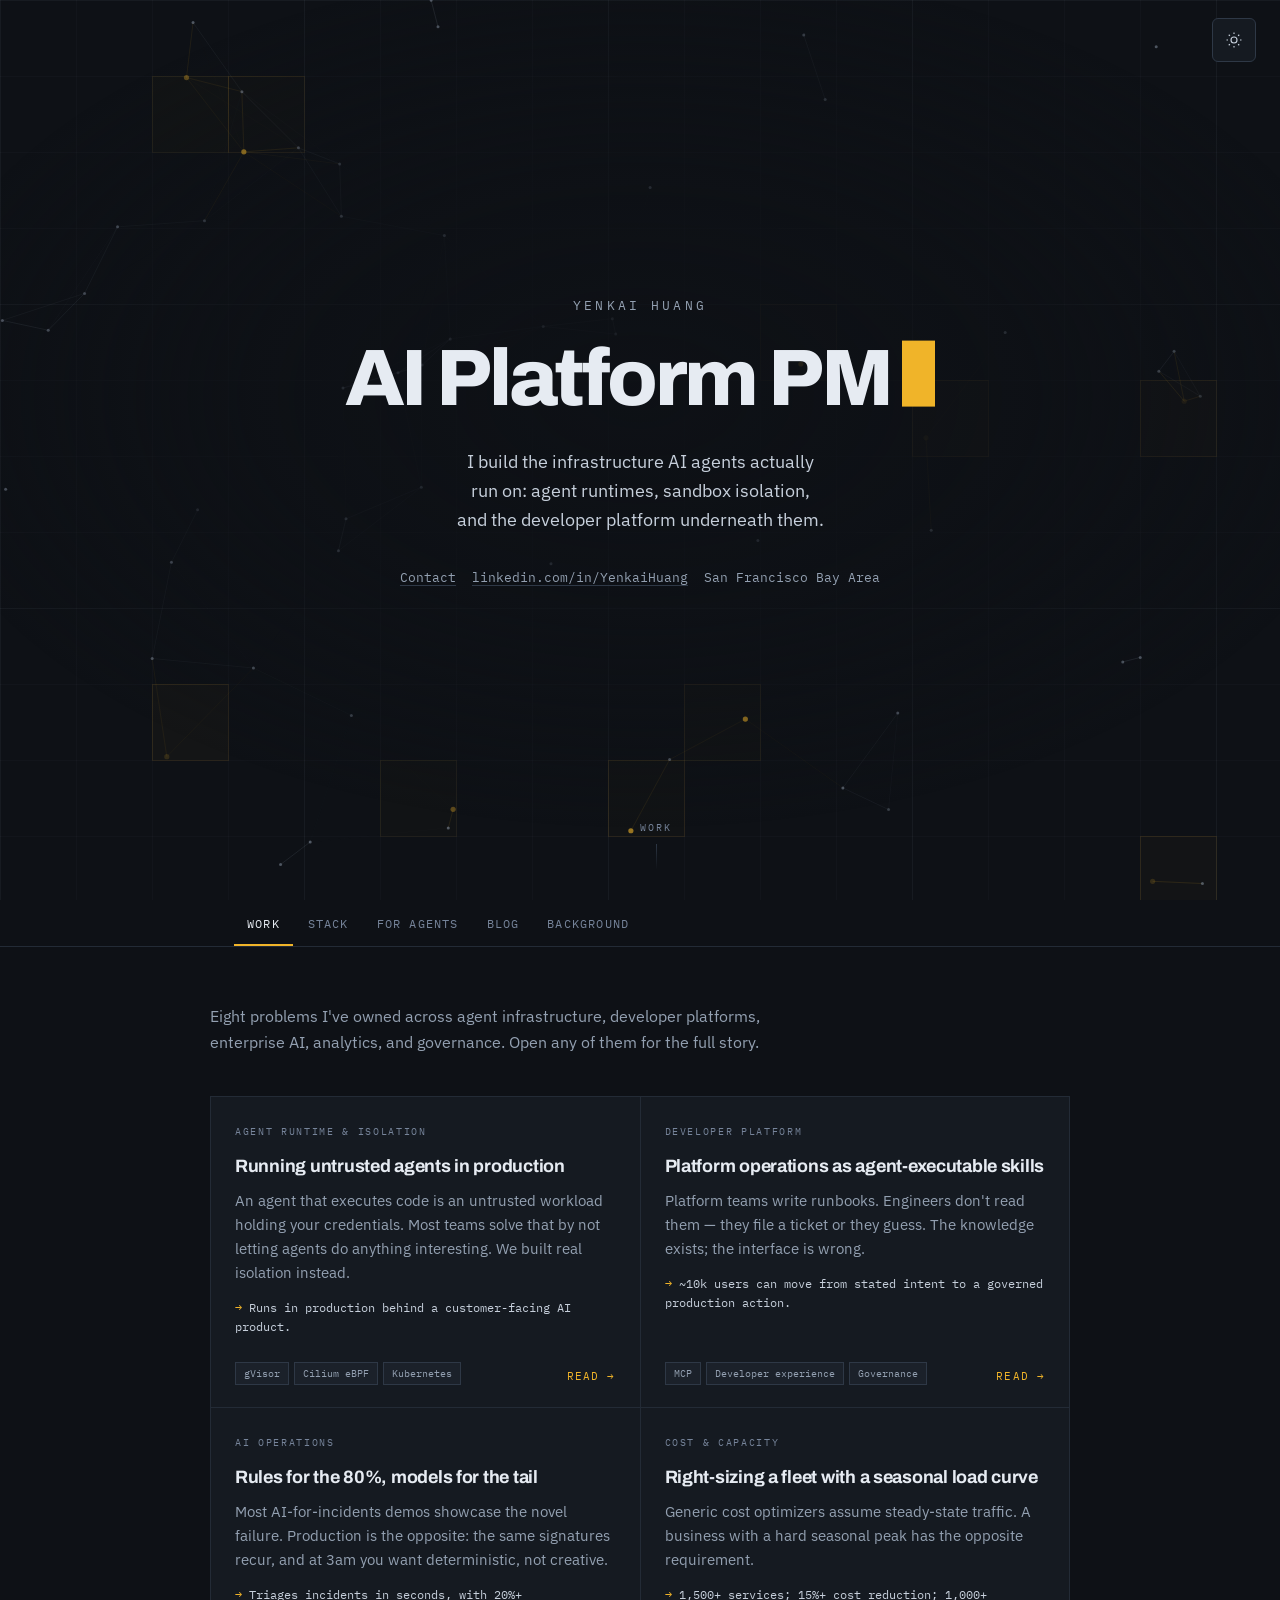
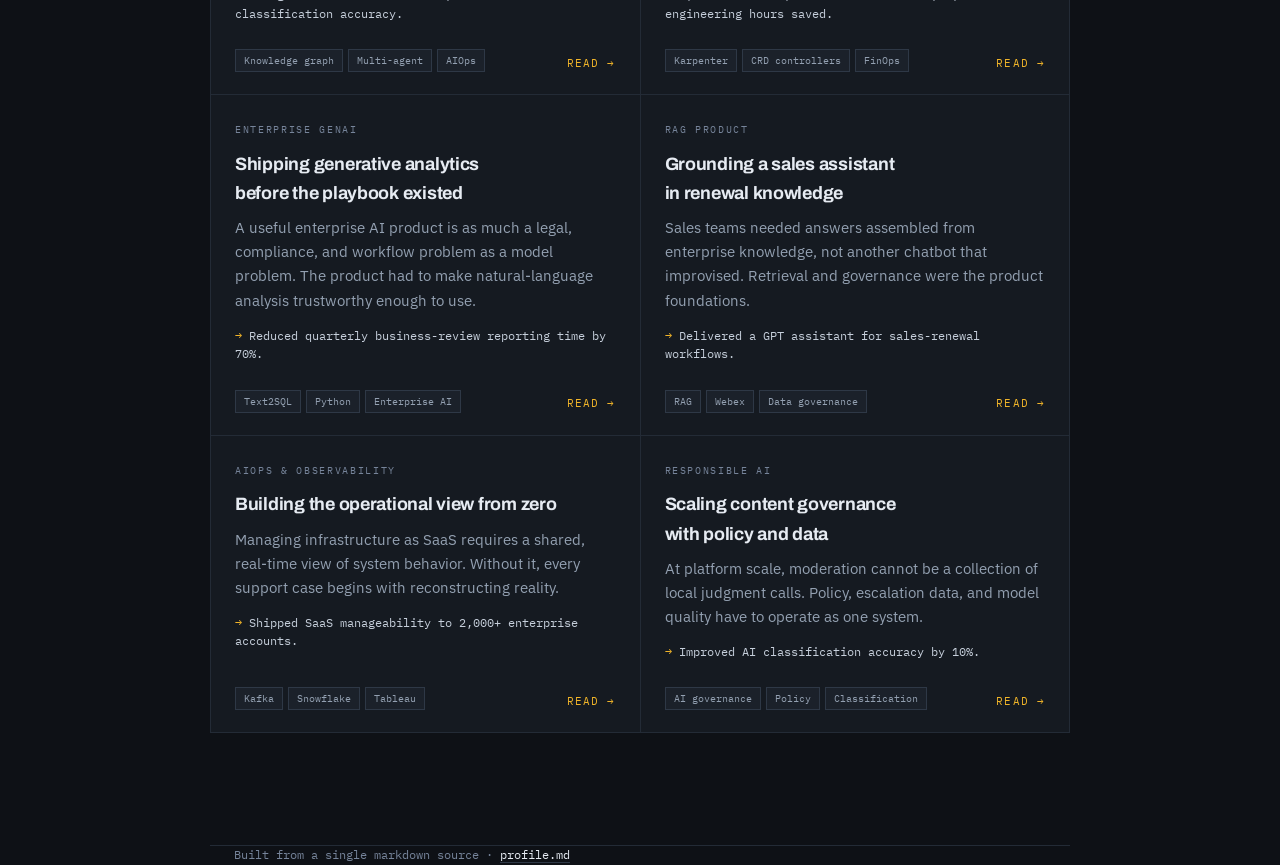
<file: index.html>
<!DOCTYPE html>
<html lang="en">
<head>
<meta charset="UTF-8">
<meta name="viewport" content="width=device-width, initial-scale=1">
<title>Yenkai Huang — AI Platform PM</title>
<meta name="description" content="I build the infrastructure AI agents actually run on: agent runtimes, sandbox isolation, and the developer platform underneath them.">
<meta property="og:title" content="Yenkai Huang — AI Platform PM">
<meta property="og:description" content="I build the infrastructure AI agents actually run on: agent runtimes, sandbox isolation, and the developer platform underneath them.">
<meta property="og:type" content="website">
<link rel="preconnect" href="https://fonts.googleapis.com"><link rel="preconnect" href="https://fonts.gstatic.com" crossorigin><link href="https://fonts.googleapis.com/css2?family=Archivo:wght@700;800&family=IBM+Plex+Sans:wght@400;500;600&family=IBM+Plex+Mono:wght@400;500&display=swap" rel="stylesheet">
<style>
:root{
  --ground:#0e1116; --surface:#151a21; --surface-2:#1b212a;
  --rule:#232b36; --rule-2:#2e3846;
  --ink:#e6ebf2; --ink-2:#c6cfdb; --muted:#93a0b1; --faint:#76849a;
  --accent:#f0b429; --accent-dim:#a8791a;
  --maxw:860px;
}
*,*::before,*::after{box-sizing:border-box;margin:0;padding:0}
html{scroll-behavior:smooth;-webkit-text-size-adjust:100%}
body{
  font-family:'IBM Plex Sans',-apple-system,BlinkMacSystemFont,'Segoe UI',Helvetica,Arial,sans-serif;
  background:var(--ground); color:var(--ink-2);
  line-height:1.62; font-size:16px; -webkit-font-smoothing:antialiased;
}
.wrap{max-width:var(--maxw);margin:0 auto;padding:0 24px}
a{color:var(--ink);text-decoration:underline;text-decoration-color:var(--rule-2);text-underline-offset:3px}
a:hover{color:var(--accent);text-decoration-color:var(--accent)}
:focus-visible{outline:2px solid var(--accent);outline-offset:3px;border-radius:2px}
code,pre,.mono{font-family:'IBM Plex Mono',ui-monospace,SFMono-Regular,Menlo,Consolas,monospace}
.sr{position:absolute;width:1px;height:1px;padding:0;margin:-1px;overflow:hidden;clip:rect(0 0 0 0);white-space:nowrap;border:0}

/* ── Hero: one full viewport, centred, canvas behind ── */
.hero{
  position:relative;min-height:100svh;display:flex;flex-direction:column;
  align-items:center;justify-content:center;text-align:center;
  padding:80px 24px 96px;overflow:hidden;
}
#topo{position:absolute;inset:0;width:100%;height:100%;display:block;z-index:0}
.hero-veil{
  position:absolute;inset:0;z-index:1;pointer-events:none;
  background:radial-gradient(ellipse 58% 48% at 50% 44%,
    rgba(14,17,22,.90) 0%, rgba(14,17,22,.62) 52%, rgba(14,17,22,0) 100%);
}
.hero-inner{position:relative;z-index:2;width:100%;max-width:1040px;display:flex;flex-direction:column;align-items:center;gap:0}
.hero-name{
  font-family:'IBM Plex Mono',ui-monospace,monospace;font-size:.82rem;letter-spacing:.24em;
  text-transform:uppercase;color:var(--muted);margin-bottom:22px;
}
.roleline{
  font-family:'Archivo',-apple-system,Helvetica,Arial,sans-serif;
  font-size:clamp(2rem,7.4vw,5rem);font-weight:800;letter-spacing:-.04em;
  line-height:1.0;color:var(--ink);margin-bottom:28px;
  display:grid;grid-template-columns:minmax(0,1fr);perspective:900px;
}
.roleline>.sizer,.roleline>.live{grid-area:1/1}
.roleline>.sizer{visibility:hidden;pointer-events:none}
.roleline>.live{display:flex;flex-wrap:wrap;justify-content:center;align-items:baseline;gap:0 .16em}
.flip{display:inline-block;transform-origin:50% 60%;backface-visibility:hidden}
.flip.out{animation:flipOut .3s cubic-bezier(.55,0,.85,.2) forwards}
.flip.in{animation:flipIn .38s cubic-bezier(.2,.9,.3,1)}
@keyframes flipOut{to{transform:rotateX(-85deg);opacity:0}}
@keyframes flipIn{from{transform:rotateX(80deg);opacity:0}to{transform:none;opacity:1}}
.flip::after{
  content:"";display:inline-block;width:.42em;height:.82em;background:var(--accent);
  margin-left:.14em;transform:translateY(.02em);animation:blink 1.15s steps(1,end) infinite;
}
.roleline>.sizer .flip::after{animation:none}
@keyframes blink{0%,48%{opacity:1}49%,100%{opacity:0}}
.hero-lede{font-size:1.12rem;color:var(--ink-2);max-width:46ch;margin-bottom:34px;text-wrap:balance}
.hero-contact{
  font-family:'IBM Plex Mono',ui-monospace,monospace;font-size:.8rem;color:var(--muted);
  display:flex;flex-wrap:wrap;justify-content:center;gap:6px 16px;
}
.hero-contact a{color:var(--muted);text-decoration-color:var(--rule-2)}
.hero-contact a:hover{color:var(--accent)}
.scrollcue{
  position:absolute;bottom:30px;left:50%;transform:translateX(-50%);z-index:2;
  font-family:'IBM Plex Mono',monospace;font-size:.64rem;letter-spacing:.2em;
  text-transform:uppercase;color:var(--faint);text-decoration:none;
  display:flex;flex-direction:column;align-items:center;gap:7px;
}
.scrollcue:hover{color:var(--accent)}
.scrollcue span{display:block;width:1px;height:26px;background:linear-gradient(var(--rule-2),transparent);animation:cue 2.4s ease-in-out infinite}
@keyframes cue{0%,100%{opacity:.35;transform:scaleY(.7)}50%{opacity:1;transform:scaleY(1)}}

/* ── Orchestrated entrance ── */
@keyframes rise{from{opacity:0;transform:translateY(10px)}to{opacity:1;transform:none}}
@keyframes settle{from{opacity:0}to{opacity:1}}
#topo{animation:settle 1100ms ease-out both}
.hero-inner>*{animation:rise 560ms cubic-bezier(.2,.75,.3,1) both}
.hero-inner>*:nth-child(1){animation-delay:120ms}
.hero-inner>*:nth-child(2){animation-delay:250ms}
.hero-inner>*:nth-child(3){animation-delay:400ms}
.hero-inner>*:nth-child(4){animation-delay:530ms}
.scrollcue{animation:rise 560ms cubic-bezier(.2,.75,.3,1) both;animation-delay:760ms}

/* ── Tabs ── */
.tabbar{position:sticky;top:0;z-index:30;background:var(--ground);border-bottom:1px solid var(--rule)}
.tablist{max-width:var(--maxw);margin:0 auto;padding:0 24px;display:flex;gap:2px;overflow-x:auto;scrollbar-width:none}
.tablist::-webkit-scrollbar{display:none}
.tab{
  appearance:none;background:none;border:0;border-bottom:2px solid transparent;
  font-family:'IBM Plex Mono',ui-monospace,monospace;font-size:.74rem;letter-spacing:.1em;
  text-transform:uppercase;color:var(--faint);padding:16px 13px 13px;cursor:pointer;
  white-space:nowrap;transition:color .15s,border-color .15s;
}
.tab:hover{color:var(--ink-2)}
.tab[aria-selected="true"]{color:var(--ink);border-bottom-color:var(--accent)}

/* ── Panels ── */
.panel{padding:56px 0 112px}
.panel[hidden]{display:none}
.lede{font-size:1.02rem;color:var(--muted);max-width:60ch;margin-bottom:40px}
h2{
  font-family:'IBM Plex Mono',ui-monospace,monospace;font-size:.7rem;letter-spacing:.18em;
  text-transform:uppercase;color:var(--faint);margin:56px 0 20px;padding-bottom:10px;
  border-bottom:1px solid var(--rule);font-weight:500;
}
h2:first-of-type{margin-top:0}
h3{font-family:'Archivo',sans-serif;font-size:1.12rem;font-weight:700;color:var(--ink);letter-spacing:-.015em;margin-bottom:8px;text-wrap:balance}

/* ── Work cards ── */
.cards{display:grid;grid-template-columns:1fr 1fr;gap:1px;background:var(--rule);border:1px solid var(--rule)}
.card{
  display:flex;flex-direction:column;background:var(--surface);padding:26px 24px 22px;
  text-decoration:none;color:inherit;transition:background .18s;
}
.card:hover{background:var(--surface-2);color:inherit}
.card .kicker{
  font-family:'IBM Plex Mono',ui-monospace,monospace;font-size:.65rem;letter-spacing:.16em;
  text-transform:uppercase;color:var(--faint);margin-bottom:12px;
}
.card p{font-size:.93rem;color:var(--muted);margin-bottom:14px}
.card .metric{font-family:'IBM Plex Mono',ui-monospace,monospace;font-size:.75rem;color:var(--ink-2);line-height:1.55;margin-bottom:14px}
.card .metric::before{content:"→ ";color:var(--accent)}
.card .foot{margin-top:auto;display:flex;justify-content:space-between;align-items:flex-end;gap:12px;padding-top:12px}
.more{font-family:'IBM Plex Mono',ui-monospace,monospace;font-size:.7rem;letter-spacing:.1em;text-transform:uppercase;color:var(--accent);flex:none}
.tags{display:flex;flex-wrap:wrap;gap:5px}
.tag{font-family:'IBM Plex Mono',ui-monospace,monospace;background:var(--surface-2);border:1px solid var(--rule-2);color:var(--muted);font-size:.65rem;padding:2px 8px}

/* ── Domain rows ── */
.domaincards{display:flex;flex-direction:column;border-top:1px solid var(--rule)}
.dcard{
  display:flex;justify-content:space-between;align-items:center;gap:20px;
  border-bottom:1px solid var(--rule);padding:22px 4px;text-decoration:none;color:inherit;
  transition:padding-left .18s,background .18s;
}
.dcard:hover{padding-left:12px;background:var(--surface);color:inherit}
.dcard p{font-size:.9rem;color:var(--muted);margin-top:5px}
.dcard .arrow{color:var(--accent);font-size:1.05rem;flex:none}

/* ── Earlier ── */
.earlier{padding-left:18px;border-left:1px solid var(--rule-2);margin-bottom:22px}
.earlier .role{font-weight:600;color:var(--ink);font-size:.98rem}
.earlier .meta{font-family:'IBM Plex Mono',ui-monospace,monospace;font-size:.71rem;color:var(--faint);letter-spacing:.08em;margin:3px 0 8px}
.earlier p{font-size:.91rem;color:var(--muted)}

/* ── Tables ── */
table{width:100%;border-collapse:collapse;font-size:.9rem;margin-bottom:8px}
th{
  text-align:left;font-family:'IBM Plex Mono',ui-monospace,monospace;font-size:.65rem;letter-spacing:.14em;
  text-transform:uppercase;color:var(--faint);padding:0 14px 10px 0;border-bottom:1px solid var(--rule-2);font-weight:500;
}
td{padding:12px 14px 12px 0;border-bottom:1px solid var(--rule);vertical-align:top;color:var(--muted)}
td:first-child{color:var(--ink);font-weight:500;white-space:nowrap}
.scroller{overflow-x:auto;margin-bottom:28px}
.depth{font-family:'IBM Plex Mono',ui-monospace,monospace;font-size:.63rem;letter-spacing:.1em;text-transform:uppercase;padding:2px 7px;white-space:nowrap}
.d-expert{background:var(--accent);color:var(--ground);font-weight:500}
.d-practiced{background:var(--surface-2);color:var(--ink-2);border:1px solid var(--rule-2)}
.d-familiar{background:transparent;color:var(--faint);border:1px solid var(--rule)}

.rubric{display:grid;grid-template-columns:repeat(3,1fr);gap:1px;background:var(--rule);border:1px solid var(--rule);margin-bottom:36px}
.rubric div{background:var(--surface);padding:18px}
.rubric strong{font-family:'IBM Plex Mono',ui-monospace,monospace;font-size:.7rem;letter-spacing:.12em;text-transform:uppercase;color:var(--accent)}
.rubric p{font-size:.85rem;color:var(--muted);margin-top:8px}

/* ── For Agents ── */
.callout{background:var(--surface);border:1px solid var(--rule);padding:24px;margin-bottom:30px}
.callout p{font-size:.95rem;color:var(--muted)}
.filelink{
  display:inline-flex;align-items:center;gap:9px;margin-top:16px;background:var(--accent);color:var(--ground);
  padding:10px 17px;font-family:'IBM Plex Mono',ui-monospace,monospace;font-size:.76rem;font-weight:500;text-decoration:none;
}
.filelink:hover{background:var(--ink);color:var(--ground)}
.diagram{background:var(--surface);border:1px solid var(--rule);padding:24px 18px;margin-bottom:30px;overflow-x:auto}
.diagram svg{display:block;width:100%;min-width:560px;height:auto}
.decision{margin-bottom:24px}
.decision p{font-size:.93rem;color:var(--muted)}
pre{background:var(--surface);border:1px solid var(--rule);color:var(--ink-2);padding:18px 20px;overflow-x:auto;font-size:.79rem;line-height:1.65;margin-bottom:12px}
.note{font-size:.87rem;color:var(--muted);margin-bottom:28px;max-width:62ch}
.contact-form{display:flex;flex-direction:column;gap:14px;max-width:46ch;margin:18px 0 28px}
.contact-form label{font-family:'IBM Plex Mono',ui-monospace,monospace;font-size:.72rem;letter-spacing:.08em;text-transform:uppercase;color:var(--faint)}
.contact-form input,.contact-form textarea{
  font:inherit;font-size:.93rem;color:var(--ink);background:var(--surface);
  border:1px solid var(--rule-2);border-radius:4px;padding:10px 12px;width:100%;
  font-family:'IBM Plex Sans',sans-serif;resize:vertical;
}
.contact-form input:focus,.contact-form textarea:focus{outline:2px solid var(--accent);outline-offset:1px;border-color:var(--accent)}
.contact-form .hp{position:absolute;left:-9999px;width:1px;height:1px;overflow:hidden}
.contact-form button{
  align-self:flex-start;font-family:'IBM Plex Mono',ui-monospace,monospace;font-size:.8rem;
  letter-spacing:.04em;text-transform:uppercase;color:var(--ground);background:var(--accent);
  border:0;border-radius:4px;padding:11px 20px;cursor:pointer;
}
.contact-form button:hover{background:var(--accent-dim)}
.contact-form button:disabled{opacity:.6;cursor:default}
.contact-status{font-size:.85rem;margin-top:2px}
.contact-status.ok{color:var(--accent)}
.contact-status.err{color:#e0716b}

/* ── About ── */
.about{display:flex;flex-direction:column;gap:18px}
.about p{font-size:1rem;color:var(--ink-2);max-width:62ch}
.edu{margin-bottom:17px}
.edu .school{font-weight:600;color:var(--ink);font-size:.99rem}
.edu .detail{font-size:.86rem;color:var(--muted)}
.community{display:flex;flex-direction:column;gap:8px}
.community li{font-size:.93rem;color:var(--muted);list-style:none;padding-left:20px;position:relative}
.community li::before{content:"·";position:absolute;left:5px;color:var(--accent);font-weight:700}

/* ── Detail pages ── */
.backlink{font-family:'IBM Plex Mono',ui-monospace,monospace;font-size:.72rem;letter-spacing:.1em;text-transform:uppercase;color:var(--faint);text-decoration:none;display:inline-block;margin-bottom:34px}
.backlink:hover{color:var(--accent)}
.detail-head{padding:60px 0 10px}
.detail-head h1{font-family:'Archivo',sans-serif;font-size:clamp(1.9rem,5vw,2.8rem);font-weight:800;letter-spacing:-.035em;line-height:1.07;color:var(--ink);margin-bottom:16px;max-width:19ch;text-wrap:balance}
.detail-metric{font-family:'IBM Plex Mono',ui-monospace,monospace;font-size:.83rem;color:var(--ink-2);border-top:1px solid var(--rule);padding-top:16px;margin-top:20px;max-width:60ch}
.detail-metric::before{content:"→ ";color:var(--accent)}
.detail-body{padding:20px 0 104px}
.detail-body section{margin-bottom:38px}
.detail-body h2{border:0;margin:0 0 12px;padding:0}
.detail-body p{font-size:1.01rem;color:var(--ink-2);max-width:64ch}
.nextprev{border-top:1px solid var(--rule);padding-top:24px;display:flex;flex-wrap:wrap;gap:10px}
.nextprev a{font-family:'IBM Plex Mono',ui-monospace,monospace;font-size:.74rem;text-decoration:none;border:1px solid var(--rule-2);padding:10px 14px;color:var(--muted)}
.nextprev a:hover{border-color:var(--accent);color:var(--accent)}

footer{border-top:1px solid var(--rule);padding:28px 0 48px;font-family:'IBM Plex Mono',ui-monospace,monospace;font-size:.72rem;color:var(--faint)}

@media (max-width:700px){
  .hero{padding:72px 20px 88px}
  .cards{grid-template-columns:1fr}
  .rubric{grid-template-columns:1fr}
  .panel{padding:40px 0 80px}
}
@media (prefers-reduced-motion:reduce){
  *{transition:none!important;animation:none!important;scroll-behavior:auto!important}
  /* The entrance animates opacity 0 -> 1 with fill-mode both. Killing the
     animation without this would leave the whole hero invisible. */
  #topo,.hero-inner>*,.scrollcue{opacity:1!important;transform:none!important}
}
</style>
<link rel="stylesheet" href="theme.css">
<script src="theme.js"></script>
</head>
<body>

<section class="hero">
  <canvas id="topo" aria-hidden="true"></canvas>
  <div class="hero-veil"></div>
  <div class="hero-inner">
    <div class="hero-name">Yenkai Huang</div>
    <h1 class="roleline">
      <span class="live sizer" aria-hidden="true"><span class="flip">AI Platform PM</span></span><span class="live sizer" aria-hidden="true"><span class="flip">Agent Infrastructure PM</span></span><span class="live sizer" aria-hidden="true"><span class="flip">Developer Platform PM</span></span><span class="live sizer" aria-hidden="true"><span class="flip">Kubernetes Platform PM</span></span><span class="live sizer" aria-hidden="true"><span class="flip">GenAI Product PM</span></span>
      <span class="live">
        <span class="flip" id="flip" data-roles='["AI Platform PM", "Agent Infrastructure PM", "Developer Platform PM", "Kubernetes Platform PM", "GenAI Product PM"]' aria-hidden="true">AI Platform PM</span>
      </span>
      <span class="sr">Yenkai Huang — AI Platform PM / Agent Infrastructure PM / Developer Platform PM / Kubernetes Platform PM / GenAI Product PM</span>
    </h1>
    <p class="hero-lede">I build the infrastructure AI agents actually run on: agent runtimes, sandbox isolation, and the developer platform underneath them.</p>
    <div class="hero-contact">
      <a href="#about">Contact</a>
      <a href="http://linkedin.com/in/yenkaihuang">linkedin.com/in/YenkaiHuang</a>
      <span>San Francisco Bay Area</span>
    </div>
  </div>
  <a class="scrollcue" href="#panel-work">Work<span></span></a>
</section>

<nav class="tabbar" aria-label="Sections">
  <div class="tablist" role="tablist"><button role="tab" class="tab" id="tab-work" data-tab="work" aria-controls="panel-work" aria-selected="true" tabindex="0">Work</button><button role="tab" class="tab" id="tab-stack" data-tab="stack" aria-controls="panel-stack" aria-selected="false" tabindex="-1">Stack</button><button role="tab" class="tab" id="tab-agents" data-tab="agents" aria-controls="panel-agents" aria-selected="false" tabindex="-1">For Agents</button><button role="tab" class="tab" id="tab-blog" data-tab="blog" aria-controls="panel-blog" aria-selected="false" tabindex="-1">Blog</button><button role="tab" class="tab" id="tab-about" data-tab="about" aria-controls="panel-about" aria-selected="false" tabindex="-1">Background</button></div>
</nav>

<section role="tabpanel" class="panel wrap" id="panel-work" aria-labelledby="tab-work">
    <p class="lede">Eight problems I've owned across agent infrastructure, developer platforms, enterprise AI, analytics, and governance. Open any of them for the full story.</p>
    <div class="cards">
      <a class="card" href="work/agent-runtime.html">
        <div class="kicker">Agent Runtime &amp; Isolation</div>
        <h3>Running untrusted agents in production</h3>
        <p>An agent that executes code is an untrusted workload holding your credentials. Most teams solve that by not letting agents do anything interesting. We built real isolation instead.</p>
        <div class="metric">Runs in production behind a customer-facing AI product.</div>
        <div class="foot">
          <div class="tags"><span class="tag">gVisor</span><span class="tag">Cilium eBPF</span><span class="tag">Kubernetes</span></div>
          <span class="more">Read &rarr;</span>
        </div>
      </a>
      <a class="card" href="work/mcp-skills.html">
        <div class="kicker">Developer Platform</div>
        <h3>Platform operations as agent-executable skills</h3>
        <p>Platform teams write runbooks. Engineers don't read them — they file a ticket or they guess. The knowledge exists; the interface is wrong.</p>
        <div class="metric">~10k users can move from stated intent to a governed production action.</div>
        <div class="foot">
          <div class="tags"><span class="tag">MCP</span><span class="tag">Developer experience</span><span class="tag">Governance</span></div>
          <span class="more">Read &rarr;</span>
        </div>
      </a>
      <a class="card" href="work/incident-triage.html">
        <div class="kicker">AI Operations</div>
        <h3>Rules for the 80%, models for the tail</h3>
        <p>Most AI-for-incidents demos showcase the novel failure. Production is the opposite: the same signatures recur, and at 3am you want deterministic, not creative.</p>
        <div class="metric">Triages incidents in seconds, with 20%+ classification accuracy.</div>
        <div class="foot">
          <div class="tags"><span class="tag">Knowledge graph</span><span class="tag">Multi-agent</span><span class="tag">AIOps</span></div>
          <span class="more">Read &rarr;</span>
        </div>
      </a>
      <a class="card" href="work/autoscaling.html">
        <div class="kicker">Cost &amp; Capacity</div>
        <h3>Right-sizing a fleet with a seasonal load curve</h3>
        <p>Generic cost optimizers assume steady-state traffic. A business with a hard seasonal peak has the opposite requirement.</p>
        <div class="metric">1,500+ services; 15%+ cost reduction; 1,000+ engineering hours saved.</div>
        <div class="foot">
          <div class="tags"><span class="tag">Karpenter</span><span class="tag">CRD controllers</span><span class="tag">FinOps</span></div>
          <span class="more">Read &rarr;</span>
        </div>
      </a>
      <a class="card" href="work/enterprise-genai-analytics.html">
        <div class="kicker">Enterprise GenAI</div>
        <h3>Shipping generative analytics before the playbook existed</h3>
        <p>A useful enterprise AI product is as much a legal, compliance, and workflow problem as a model problem. The product had to make natural-language analysis trustworthy enough to use.</p>
        <div class="metric">Reduced quarterly business-review reporting time by 70%.</div>
        <div class="foot">
          <div class="tags"><span class="tag">Text2SQL</span><span class="tag">Python</span><span class="tag">Enterprise AI</span></div>
          <span class="more">Read &rarr;</span>
        </div>
      </a>
      <a class="card" href="work/rag-sales-assistant.html">
        <div class="kicker">RAG Product</div>
        <h3>Grounding a sales assistant in renewal knowledge</h3>
        <p>Sales teams needed answers assembled from enterprise knowledge, not another chatbot that improvised. Retrieval and governance were the product foundations.</p>
        <div class="metric">Delivered a GPT assistant for sales-renewal workflows.</div>
        <div class="foot">
          <div class="tags"><span class="tag">RAG</span><span class="tag">Webex</span><span class="tag">Data governance</span></div>
          <span class="more">Read &rarr;</span>
        </div>
      </a>
      <a class="card" href="work/aiops-observability.html">
        <div class="kicker">AIOps &amp; Observability</div>
        <h3>Building the operational view from zero</h3>
        <p>Managing infrastructure as SaaS requires a shared, real-time view of system behavior. Without it, every support case begins with reconstructing reality.</p>
        <div class="metric">Shipped SaaS manageability to 2,000+ enterprise accounts.</div>
        <div class="foot">
          <div class="tags"><span class="tag">Kafka</span><span class="tag">Snowflake</span><span class="tag">Tableau</span></div>
          <span class="more">Read &rarr;</span>
        </div>
      </a>
      <a class="card" href="work/ai-content-governance.html">
        <div class="kicker">Responsible AI</div>
        <h3>Scaling content governance with policy and data</h3>
        <p>At platform scale, moderation cannot be a collection of local judgment calls. Policy, escalation data, and model quality have to operate as one system.</p>
        <div class="metric">Improved AI classification accuracy by 10%.</div>
        <div class="foot">
          <div class="tags"><span class="tag">AI governance</span><span class="tag">Policy</span><span class="tag">Classification</span></div>
          <span class="more">Read &rarr;</span>
        </div>
      </a></div></section><section role="tabpanel" class="panel wrap" id="panel-blog" aria-labelledby="tab-blog" hidden>
  <p class="lede">Notes on building AI platforms and the engineering systems around them.</p>
  <div class="domaincards">
    <a class="dcard" href="blog/build-vs-buy.html">
      <div>
        <p class="mono" style="font-size:.7rem;margin:0 0 10px;color:var(--faint)">October 26, 2026 · Platform strategy</p>
        <h3>Build vs. buy — categories I've evaluated</h3>
        <p>My perspective on Kubernetes cost optimization, managed agent runtimes, ephemeral sandboxes, and observability.</p>
      </div>
      <span class="arrow" aria-hidden="true">&rarr;</span>
    </a>
    <a class="dcard" href="blog/ai-native-sdlc.html">
      <div>
        <p class="mono" style="font-size:.7rem;margin:0 0 10px;color:var(--faint)">October 26, 2026 · Engineering systems</p>
        <h3>AI-Native SDLC Playbook</h3>
        <p>Coding agents can speed up implementation. Context, review capacity, and release discipline turn that speed into reliable delivery.</p>
      </div>
      <span class="arrow" aria-hidden="true">&rarr;</span>
    </a>
  </div>
</section>

<section role="tabpanel" class="panel wrap" id="panel-stack" aria-labelledby="tab-stack" hidden>
    <p class="lede">Three domains, with self-assessed depth against an explicit rubric rather than a logo wall. I'd rather be checked on this than flatter myself. Open a domain for how I actually use it.</p>
    <div class="rubric"><div><strong>Expert</strong><p>Defined architecture and requirements, made the build/buy call, can defend the tradeoffs at a whiteboard.</p></div><div><strong>Practiced</strong><p>Wrote PRDs against it and worked daily with the engineers building it.</p></div><div><strong>Familiar</strong><p>Evaluated it, benchmarked it, or used it as reference.</p></div></div>
    <h2>Domains</h2>
    <div class="domaincards">
      <a class="dcard" href="domain/ai-agent-tooling.html">
        <div><h3>AI &amp; Agent Tooling</h3><p>Agent runtimes, the protocol layer above them, and retrieval that holds up in production.</p></div>
        <span class="arrow">&rarr;</span>
      </a>
      <a class="dcard" href="domain/platform-infra.html">
        <div><h3>Platform &amp; Infrastructure</h3><p>Kubernetes at multi-tenant scale, and the isolation and autoscaling layers on top.</p></div>
        <span class="arrow">&rarr;</span>
      </a>
      <a class="dcard" href="domain/data-analytics.html">
        <div><h3>Data &amp; Analytics</h3><p>The measurement layer — pricing, adoption, reliability, and cost.</p></div>
        <span class="arrow">&rarr;</span>
      </a></div>
</section><section role="tabpanel" class="panel wrap" id="panel-agents" aria-labelledby="tab-agents" hidden>
    <p class="lede">This page is generated from a single structured markdown file. So is my resume PDF. So is the context an LLM gets when it's asked about my work — I built a local MCP server over the same source so an agent can query it directly rather than scraping a webpage. The point isn't the novelty. It's that a career, like a product, benefits from having one source of truth and a machine-readable interface.</p>
    <h2>The source file</h2>
    <div class="callout">
      <p>The structured profile behind this page. Plain markdown with YAML frontmatter — readable by a person, parseable by a model, and the same file the resume PDF builds from.</p>
      <a class="filelink" href="profile.md">profile.md &nbsp;&rarr;</a>
    </div>
    <h2>The MCP server</h2>
    <p class="note">A personal MCP server that turns a directory of markdown into a semantically searchable knowledge base, with drafting tools on top. Built for my own use; running daily.</p>
    <div class="diagram">
<svg viewBox="0 0 720 200" style="color:var(--ink-2)" role="img" aria-label="Architecture: markdown files are chunked and embedded locally into a vector store, which an MCP server queries for an agent client. A filesystem watcher re-indexes on change.">
  <defs>
    <marker id="ar" markerWidth="8" markerHeight="8" refX="7" refY="4" orient="auto">
      <path d="M0,1 L7,4 L0,7 z" fill="currentColor" opacity=".55"/>
    </marker>
  </defs>
  <g font-family="ui-monospace,SFMono-Regular,Menlo,monospace" font-size="11" fill="currentColor">
    <rect x="4" y="52" width="120" height="46" rx="7" fill="var(--surface-2)" stroke="var(--rule-2)"/>
    <text x="64" y="71" text-anchor="middle" font-weight="700">markdown</text>
    <text x="64" y="86" text-anchor="middle" fill="currentColor" opacity=".6">+ frontmatter</text>
    <rect x="164" y="52" width="120" height="46" rx="7" fill="var(--surface-2)" stroke="var(--rule-2)"/>
    <text x="224" y="71" text-anchor="middle" font-weight="700">chunker</text>
    <text x="224" y="86" text-anchor="middle" fill="currentColor" opacity=".6">category-aware</text>
    <rect x="324" y="52" width="120" height="46" rx="7" fill="var(--surface-2)" stroke="var(--rule-2)"/>
    <text x="384" y="71" text-anchor="middle" font-weight="700">embeddings</text>
    <text x="384" y="86" text-anchor="middle" fill="currentColor" opacity=".6">local model</text>
    <rect x="484" y="52" width="120" height="46" rx="7" fill="var(--surface-2)" stroke="var(--rule-2)"/>
    <text x="544" y="71" text-anchor="middle" font-weight="700">vector store</text>
    <text x="544" y="86" text-anchor="middle" fill="currentColor" opacity=".6">on disk</text>
    <rect x="324" y="132" width="120" height="44" rx="7" fill="var(--surface)" stroke="var(--accent)" stroke-width="1.5"/>
    <text x="384" y="151" text-anchor="middle" font-weight="700" fill="currentColor">MCP server</text>
    <text x="384" y="166" text-anchor="middle" fill="currentColor" opacity=".6">9 tools</text>
    <rect x="564" y="132" width="140" height="44" rx="7" fill="var(--surface-2)" stroke="var(--rule-2)"/>
    <text x="634" y="151" text-anchor="middle" font-weight="700">agent client</text>
    <text x="634" y="166" text-anchor="middle" fill="currentColor" opacity=".6">Claude / Cursor</text>
    <g stroke="currentColor" stroke-opacity=".5" fill="none" marker-end="url(#ar)">
      <path d="M126,75 L160,75"/><path d="M286,75 L320,75"/><path d="M446,75 L480,75"/>
      <path d="M544,100 L544,154 L450,154"/><path d="M448,154 L560,154"/>
    </g>
    <path d="M64,100 L64,154 L318,154" stroke="var(--rule-2)" fill="none" stroke-dasharray="4 4" marker-end="url(#ar)"/>
    <text x="150" y="150" fill="currentColor" opacity=".5" font-size="10">watcher re-indexes on change</text>
  </g>
</svg>
</div>
    <h3>Tools it exposes</h3>
    <div class="scroller"><table>
      <thead><tr><th>Tool</th><th>Purpose</th></tr></thead>
      <tbody><tr><td><code>search_knowledge_base</code></td><td>Semantic search across the corpus, optionally scoped to a category.</td></tr><tr><td><code>read_entry</code></td><td>Read one entry with its frontmatter intact.</td></tr><tr><td><code>create_entry</code></td><td>Create a new entry. Fails if it already exists unless forced.</td></tr><tr><td><code>update_entry</code></td><td>Append or overwrite. Appends by default — destructive mode is opt-in.</td></tr><tr><td><code>retrieve_drafting_context</code></td><td>Pull persona, policy, and relevant entries before writing anything.</td></tr><tr><td><code>check_task_readiness</code></td><td>Check whether enough is known to start. Returns what's missing.</td></tr><tr><td><code>ingest_knowledge_base</code></td><td>Re-index the corpus.</td></tr><tr><td><code>compile_indexes</code></td><td>Generate wiki-style index files per category.</td></tr><tr><td><code>health_check_kb</code></td><td>Report stale entries, missing metadata, and stub content.</td></tr></tbody>
    </table></div>
    <h2>Three decisions worth defending</h2>
    <div class="decision"><h3>Chunking is category-aware, not one-size-fits-all</h3><p>A person's bio and a strategy doc want different treatment. Short or atomic entries stay whole; long documents split on markdown headings with the YAML frontmatter re-prepended to every chunk, so a retrieved fragment still knows what it belongs to. A sliding window is the fallback, not the default.</p></div><div class="decision"><h3>The index heals itself</h3><p>A debounced filesystem watcher re-indexes changed files automatically, re-ingest deletes prior chunks so duplicates can't accumulate, and changing the embedding model triggers a full rebuild. You edit a markdown file in any editor and retrieval is correct a second later. No ingest step to forget.</p></div><div class="decision"><h3>The agent interviews you before it drafts</h3><p>`check_task_readiness` is the tool I'd argue for hardest. Before writing anything, it checks the request against a task template and reports what's missing — so the model asks a question instead of confidently inventing a detail. Most drafting failures are missing-context failures.</p></div>
    <p class="note">ChromaDB for vectors, sentence-transformers (all-mpnet-base-v2) for embeddings — both running locally. No API key, no external calls at query time, telemetry off. A knowledge base that includes work notes shouldn't require shipping them to a third party to search them.</p>
    <h2>Shape of the config</h2>
    <pre><code>{
  "mcpServers": {
    "knowledge-base": {
      "command": "bash",
      "args": ["/absolute/path/to/start_server.sh"],
      "env": {}
    }
  }
}</code></pre>
    <p class="note">Honest framing: this is a personal project I use daily, not a packaged product. It runs locally against my own corpus and isn't distributed. The config below is illustrative of the shape, not an install path.</p></section><section role="tabpanel" class="panel wrap" id="panel-about" aria-labelledby="tab-about" hidden>
    <div class="about"><p>I don't treat infrastructure as a plumbing problem. I treat it as a developer experience problem. When an engineer spends a workday editing YAML to change one autoscaling parameter, or diagnoses the same failure signature for the fortieth time in a quarter, that's a product failure wearing an engineering costume. My job is to find the product underneath the infrastructure.</p><p>I got here sideways — consulting across Taipei, Shenzhen, Beijing, and the Bay Area, then product at Cisco during the shift to cloud-native infrastructure. Lately I've been the sole PM for an internal developer platform: the agent runtime and sandbox, the Kubernetes compute layer beneath it, and the incident response system that keeps it standing. My users are engineers, and the product is the paved road they ship on.</p><p>The industry context happens to be consumer finance, but little of the work is finance-specific. Multi-tenant isolation, a governed path from intent to production, and an operations layer people trust at 3am are every platform team's problems — a seasonal traffic curve just makes them arrive earlier and hurt more.</p><p>That inside view is what I'd bring to a vendor. I've been the buyer evaluating this category and the builder who decided to build instead. I know which demos land with an enterprise platform team, which get quietly dismissed, and what the internal alternative actually costs.</p></div>
    <h2>Earlier experience</h2>
    
      <div class="earlier">
        <div class="role">Senior Product Manager (Engineering)</div>
        <div class="meta">Cisco Systems &nbsp;·&nbsp; 2020 – 2024</div>
        <p>Product strategy, roadmap, and go-to-market for a flagship hyperconverged infrastructure platform spanning cloud-native infra, DevOps tooling, and analytics. Shipped some of the business unit's earliest LLM products, and negotiated certified technology partnerships with Google Cloud and Red Hat. Moved from consulting into product here and was promoted to Senior in two years.</p>
      </div>
      <div class="earlier">
        <div class="role">Senior Consultant, Technology</div>
        <div class="meta">Accenture &nbsp;·&nbsp; 2014 – 2018</div>
        <p>Technology and digital transformation consulting delivered across Taipei, Shenzhen, Beijing, Raleigh, and San Francisco. Clients included ByteDance / TikTok, Alibaba, SAP Labs, Huawei, HTC, and Lenovo. Top Performer three consecutive years.</p>
      </div>
    <h2>Education</h2>
    <div class="edu"><div class="school">UC Berkeley, Haas School of Business, MBA, 2020</div><div class="detail">International Office Award · Foxconn Scholarship · VP, Haas Tech Club · Student Instructor of PM &amp; Data Analytics</div></div><div class="edu"><div class="school">National Taiwan University, MS, Computer Science and Electrical Engineering, 2013</div><div class="detail">Recommender Systems, Collaborative Filtering, ML, Network Graph Theory</div></div><div class="edu"><div class="school">National Tsing Hua University, BS, Computer Science &amp; Quantitative Finance, 2011</div></div><div class="edu"><div class="school">Continuing Education</div><div class="detail">Claude Certified Architect · Reforge: Product Strategy, Experimentation · Coursera: Deep Learning, GenAI with LLMs</div></div>
    <h2>Community &amp; writing</h2>
    <ul class="community"><li>Organizing team, GenAI Summit SF</li><li>Presenter, Kubernetes Community Days SF Bay Area 2025</li><li>Conference Speaker, Cisco Live</li><li>Board Member, NATEA (North American Taiwanese Engineering Association)</li><li>Cal Hackathon Mentor, UC Berkeley</li><li>Content creator: GenAI write-ups and industry analysis (Mandarin)</li><li>30K+ social / fanpage followers</li></ul>
    <h2 id="contact">Contact</h2>
    <p class="note">Use the form below, or reach out on <a href="http://linkedin.com/in/yenkaihuang">LinkedIn</a>.</p>
    <form class="contact-form" id="contact-form" action="https://formspree.io/f/REPLACE_WITH_FORMSPREE_FORM_ID" method="POST">
      <div>
        <label for="cf-name">Name</label>
        <input id="cf-name" name="name" type="text" required autocomplete="name">
      </div>
      <div>
        <label for="cf-email">Your email</label>
        <input id="cf-email" name="_replyto" type="email" required autocomplete="email">
      </div>
      <div>
        <label for="cf-message">Message</label>
        <textarea id="cf-message" name="message" rows="5" required></textarea>
      </div>
      <input class="hp" type="text" name="_gotcha" tabindex="-1" autocomplete="off" aria-hidden="true">
      <input type="hidden" name="_subject" value="Portfolio contact form">
      <button type="submit">Send</button>
      <p class="contact-status" id="contact-status" role="status" aria-live="polite"></p>
    </form></section>
<footer class="wrap">
  Built from a single markdown source · <a href="profile.md">profile.md</a>
</footer>
<script>
(function(){
  var tabs=[].slice.call(document.querySelectorAll('[role="tab"]'));
  var panels=[].slice.call(document.querySelectorAll('[role="tabpanel"]'));
  if(!tabs.length)return;
  function select(id,focus){
    tabs.forEach(function(t){
      var on=t.dataset.tab===id;
      t.setAttribute('aria-selected',on?'true':'false');
      t.tabIndex=on?0:-1;
      if(on&&focus)t.focus();
    });
    panels.forEach(function(pl){pl.hidden=pl.id!=='panel-'+id;});
    if(history.replaceState)history.replaceState(null,'','#'+id);
  }
  tabs.forEach(function(t){
    t.addEventListener('click',function(){select(t.dataset.tab,false);});
    t.addEventListener('keydown',function(e){
      var i=tabs.indexOf(t),n=null;
      if(e.key==='ArrowRight')n=tabs[(i+1)%tabs.length];
      else if(e.key==='ArrowLeft')n=tabs[(i-1+tabs.length)%tabs.length];
      else if(e.key==='Home')n=tabs[0];
      else if(e.key==='End')n=tabs[tabs.length-1];
      if(n){e.preventDefault();select(n.dataset.tab,true);}
    });
  });
  function fromHash(){
    var id=(location.hash||'').replace('#','');
    if(tabs.some(function(t){return t.dataset.tab===id;})){
      select(id,false);
      if(id==='blog')requestAnimationFrame(function(){document.querySelector('.tabbar').scrollIntoView();});
    }
  }
  window.addEventListener('hashchange',fromHash);
  fromHash();
})();

(function(){
  var form=document.getElementById('contact-form');
  if(!form)return;
  var status=document.getElementById('contact-status');
  var btn=form.querySelector('button[type="submit"]');
  form.addEventListener('submit',function(e){
    e.preventDefault();
    if(form.elements['_gotcha'].value)return;
    btn.disabled=true;
    status.textContent='Sending…';
    status.className='contact-status';
    fetch(form.action,{
      method:'POST',
      body:new FormData(form),
      headers:{'Accept':'application/json'}
    }).then(function(res){
      if(res.ok){
        status.textContent='Thanks — message sent.';
        status.className='contact-status ok';
        form.reset();
      }else{
        return res.json().then(function(data){
          throw new Error((data&&data.errors&&data.errors.map(function(x){return x.message;}).join(', '))||'Something went wrong.');
        });
      }
    }).catch(function(err){
      status.textContent=err.message||'Something went wrong. Please try again.';
      status.className='contact-status err';
    }).finally(function(){
      btn.disabled=false;
    });
  });
})();

(function(){
  var el=document.getElementById('flip');
  if(!el)return;
  var roles=JSON.parse(el.dataset.roles||'[]');
  if(roles.length<2)return;
  if(window.matchMedia&&window.matchMedia('(prefers-reduced-motion: reduce)').matches)return;
  var i=0,busy=false;
  function next(){
    if(busy||document.hidden)return;
    busy=true;
    el.classList.add('out');
    setTimeout(function(){
      i=(i+1)%roles.length;
      el.textContent=roles[i];
      el.classList.remove('out');
      el.classList.add('in');
      setTimeout(function(){el.classList.remove('in');busy=false;},340);
    },300);
  }
  setInterval(next,2600);
})();

(function(){
  var c=document.getElementById('topo');
  if(!c||!c.getContext)return;
  var host=c.parentNode, ctx=c.getContext('2d');
  var reduce=window.matchMedia&&window.matchMedia('(prefers-reduced-motion: reduce)').matches;
  var css=getComputedStyle(document.documentElement);
  function hexRGB(h){h=(h||'').trim().replace('#','');
    if(h.length===3)h=h[0]+h[0]+h[1]+h[1]+h[2]+h[2];
    return [parseInt(h.slice(0,2),16)||0,parseInt(h.slice(2,4),16)||0,parseInt(h.slice(4,6),16)||0];}
  var MC=hexRGB(css.getPropertyValue('--muted')||'#93a0b1');
  var AC=hexRGB(css.getPropertyValue('--accent')||'#f0b429');
  function rgba(c,a){return 'rgba('+c[0]+','+c[1]+','+c[2]+','+a+')';}

  var CELL=76, nodes=[], ripples=[], W=0,H=0,D=0,dpr=1,raf=null,visible=true,t=0,evictAt=0;
  var mx=-1,my=-1,hasPointer=false, CD=185, MAXN=120, seeded=false;

  function spawn(){return {x:Math.random()*W,y:Math.random()*H,
    vx:(Math.random()-.5)*.22,vy:(Math.random()-.5)*.22,
    hot:Math.random()<1/11, life:1, fading:0, wait:0, phase:Math.random()*6.283};}

  function init(){
    var r=host.getBoundingClientRect();
    W=r.width; H=r.height;
    dpr=Math.min(window.devicePixelRatio||1,2);
    c.width=Math.max(1,W*dpr); c.height=Math.max(1,H*dpr);
    ctx.setTransform(dpr,0,0,dpr,0,0);
    D=Math.min(150,W*0.14);
    var n=Math.min(70,Math.floor(W*H/19000));
    nodes=[];
    for(var i=0;i<n;i++){
      var nd=spawn();
      if(!seeded){ nd.life=0; nd.fading=-1; nd.wait=Math.floor(Math.random()*46); }
      nodes.push(nd);
    }
    seeded=true;
    ripples=[];
  }

  // Layer 1 — the lattice: cluster slots. Minor rule every cell, major every 4th.
  function grid(){
    var i;
    ctx.lineWidth=1;
    for(i=0;i<=Math.ceil(W/CELL);i++){
      var x=Math.round(i*CELL)+.5;
      ctx.strokeStyle=rgba(MC, i%4===0?0.075:0.032);
      ctx.beginPath();ctx.moveTo(x,0);ctx.lineTo(x,H);ctx.stroke();
    }
    for(i=0;i<=Math.ceil(H/CELL);i++){
      var y=Math.round(i*CELL)+.5;
      ctx.strokeStyle=rgba(MC, i%4===0?0.075:0.032);
      ctx.beginPath();ctx.moveTo(0,y);ctx.lineTo(W,y);ctx.stroke();
    }
  }

  // Layer 2 — a scheduled node lights the slot it occupies.
  function slots(){
    for(var i=0;i<nodes.length;i++){
      var p=nodes[i]; if(!p.hot)continue;
      var cx=Math.floor(p.x/CELL)*CELL, cy=Math.floor(p.y/CELL)*CELL;
      var pulse=0.5+0.5*Math.sin(t/2200*6.283+p.phase);
      ctx.fillStyle=rgba(AC,0.030*p.life*(0.55+0.45*pulse));
      ctx.fillRect(cx,cy,CELL,CELL);
      ctx.strokeStyle=rgba(AC,0.10*p.life);
      ctx.lineWidth=1;
      ctx.strokeRect(Math.round(cx)+.5,Math.round(cy)+.5,CELL,CELL);
    }
  }

  // Layer 3 — the cursor is a scheduler: it lights the slot under it and
  // links to any node in range, so the mesh reaches toward you.
  function cursor(){
    if(!hasPointer)return;
    var cx=Math.floor(mx/CELL)*CELL, cy=Math.floor(my/CELL)*CELL;
    ctx.fillStyle=rgba(AC,0.045);
    ctx.fillRect(cx,cy,CELL,CELL);
    ctx.strokeStyle=rgba(AC,0.20);
    ctx.lineWidth=1;
    ctx.strokeRect(Math.round(cx)+.5,Math.round(cy)+.5,CELL,CELL);
    for(var i=0;i<nodes.length;i++){
      var p=nodes[i],dx=p.x-mx,dy=p.y-my,d=Math.sqrt(dx*dx+dy*dy);
      if(d<CD){
        ctx.strokeStyle=rgba(AC,0.26*(1-d/CD)*p.life);
        ctx.lineWidth=1;
        ctx.beginPath();ctx.moveTo(mx,my);ctx.lineTo(p.x,p.y);ctx.stroke();
      }
    }
    ctx.fillStyle=rgba(AC,0.75);
    ctx.beginPath();ctx.arc(mx,my,2.2,0,6.283);ctx.fill();
  }

  function draw(){
    ctx.clearRect(0,0,W,H);
    grid(); slots(); cursor();
    var i,j;
    for(i=0;i<ripples.length;i++){
      var r=ripples[i];
      ctx.strokeStyle=rgba(AC,0.20*(1-r.p));
      ctx.lineWidth=1;
      ctx.beginPath();ctx.arc(r.x,r.y,r.p*130,0,6.283);ctx.stroke();
    }
    for(i=0;i<nodes.length;i++){
      for(j=i+1;j<nodes.length;j++){
        var a=nodes[i],b=nodes[j],dx=a.x-b.x,dy=a.y-b.y,d=Math.sqrt(dx*dx+dy*dy);
        if(d<D){
          ctx.strokeStyle=rgba((a.hot||b.hot)?AC:MC,0.18*(1-d/D)*Math.min(a.life,b.life));
          ctx.lineWidth=1;
          ctx.beginPath();ctx.moveTo(a.x,a.y);ctx.lineTo(b.x,b.y);ctx.stroke();
        }
      }
    }
    for(i=0;i<nodes.length;i++){
      var q=nodes[i];
      if(q.hot){
        var pl=0.55+0.45*Math.sin(t/1600*6.283+q.phase);
        ctx.fillStyle=rgba(AC,0.9*q.life*pl);
        ctx.beginPath();ctx.arc(q.x,q.y,2.6,0,6.283);ctx.fill();
      }else{
        ctx.fillStyle=rgba(MC,0.5*q.life);
        ctx.beginPath();ctx.arc(q.x,q.y,1.5,0,6.283);ctx.fill();
      }
    }
  }

  function step(ts){
    if(!visible||document.hidden){raf=null;return;}
    t=ts||0;
    var i;
    for(i=0;i<nodes.length;i++){
      var p=nodes[i];
      p.x+=p.vx;p.y+=p.vy;
      if(p.x<0)p.x=W;if(p.x>W)p.x=0;if(p.y<0)p.y=H;if(p.y>H)p.y=0;
      if(p.wait>0){p.wait--;}
      else if(p.fading===1){p.life-=0.03;if(p.life<=0){var hot=p.hot;nodes[i]=spawn();nodes[i].hot=hot;nodes[i].life=0;nodes[i].fading=-1;}}
      else if(p.fading===-1){p.life+=0.03;if(p.life>=1){p.life=1;p.fading=0;}}
    }
    for(i=ripples.length-1;i>=0;i--){ripples[i].p+=0.012;if(ripples[i].p>=1)ripples.splice(i,1);}
    if(t-evictAt>4000 && nodes.length){
      evictAt=t;
      var k=Math.floor(Math.random()*nodes.length);
      if(!nodes[k].fading){nodes[k].fading=1;ripples.push({x:nodes[k].x,y:nodes[k].y,p:0});}
    }
    draw();
    raf=requestAnimationFrame(step);
  }
  function start(){if(!raf&&!reduce){raf=requestAnimationFrame(step);}}
  function stop(){if(raf){cancelAnimationFrame(raf);raf=null;}}

  document.addEventListener('portfolio-theme-change',function(){
    css=getComputedStyle(document.documentElement);
    MC=hexRGB(css.getPropertyValue('--muted'));
    AC=hexRGB(css.getPropertyValue('--accent'));
    draw();
  });
  init(); draw();
  if(reduce)return;
  // Interaction. Bound to the hero, not the canvas — the veil and text sit on top.
  function at(e){var r=host.getBoundingClientRect();return [e.clientX-r.left,e.clientY-r.top];}
  host.addEventListener('pointermove',function(e){
    if(e.pointerType==='touch')return;
    var q=at(e); mx=q[0]; my=q[1]; hasPointer=true;
  },{passive:true});
  host.addEventListener('pointerleave',function(){hasPointer=false;mx=my=-1;},{passive:true});
  host.addEventListener('pointerdown',function(e){
    if(e.target.closest('a,button'))return;   // never hijack a link or the tabs
    var q=at(e);
    ripples.push({x:q[0],y:q[1],p:0});
    if(nodes.length<MAXN){
      var n=spawn(); n.x=q[0]; n.y=q[1]; n.hot=true; n.life=0; n.fading=-1;
      nodes.push(n);
    }
  },{passive:true});

  if(window.IntersectionObserver){
    new IntersectionObserver(function(es){visible=es[0].isIntersecting;if(visible)start();else stop();},{threshold:0}).observe(host);
  }
  document.addEventListener('visibilitychange',function(){if(document.hidden)stop();else if(visible)start();});
  var rt;window.addEventListener('resize',function(){clearTimeout(rt);rt=setTimeout(function(){init();draw();},150);});
  start();
})();
</script>
</body>
</html>
</file>
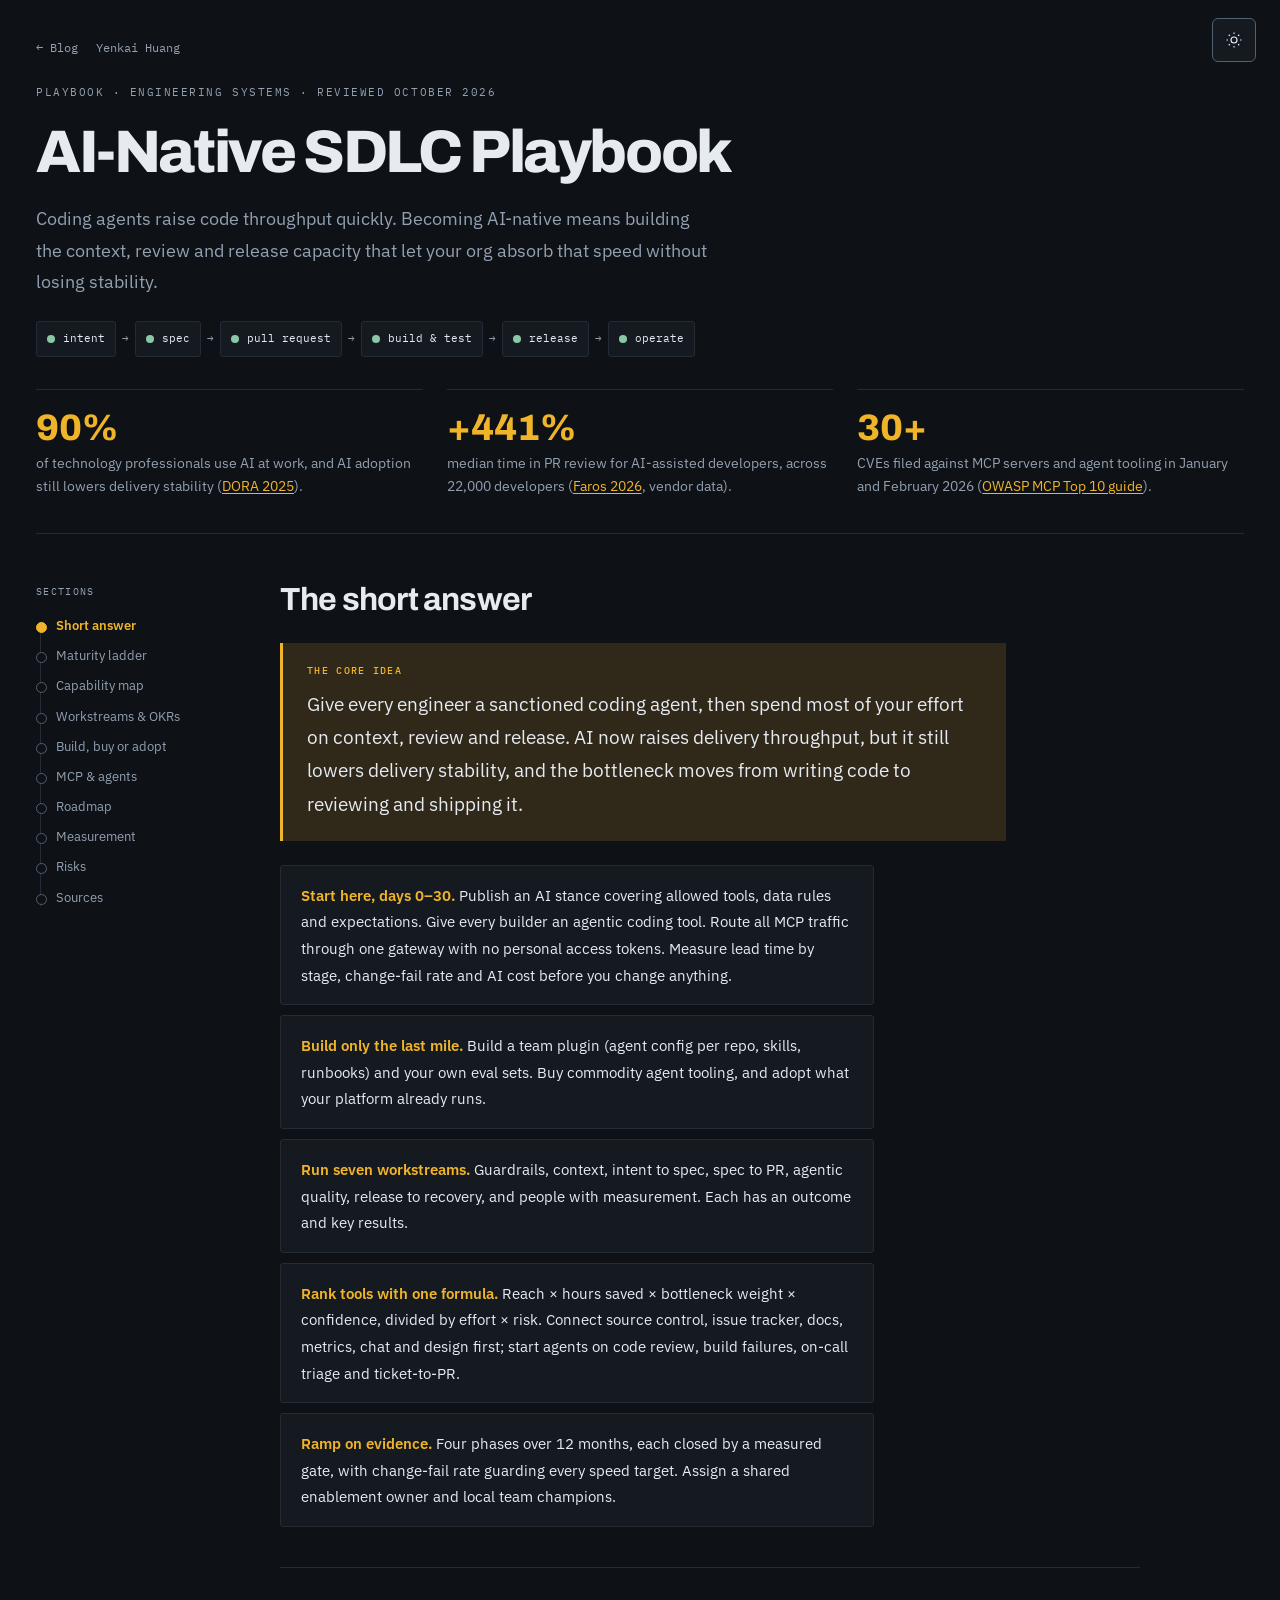
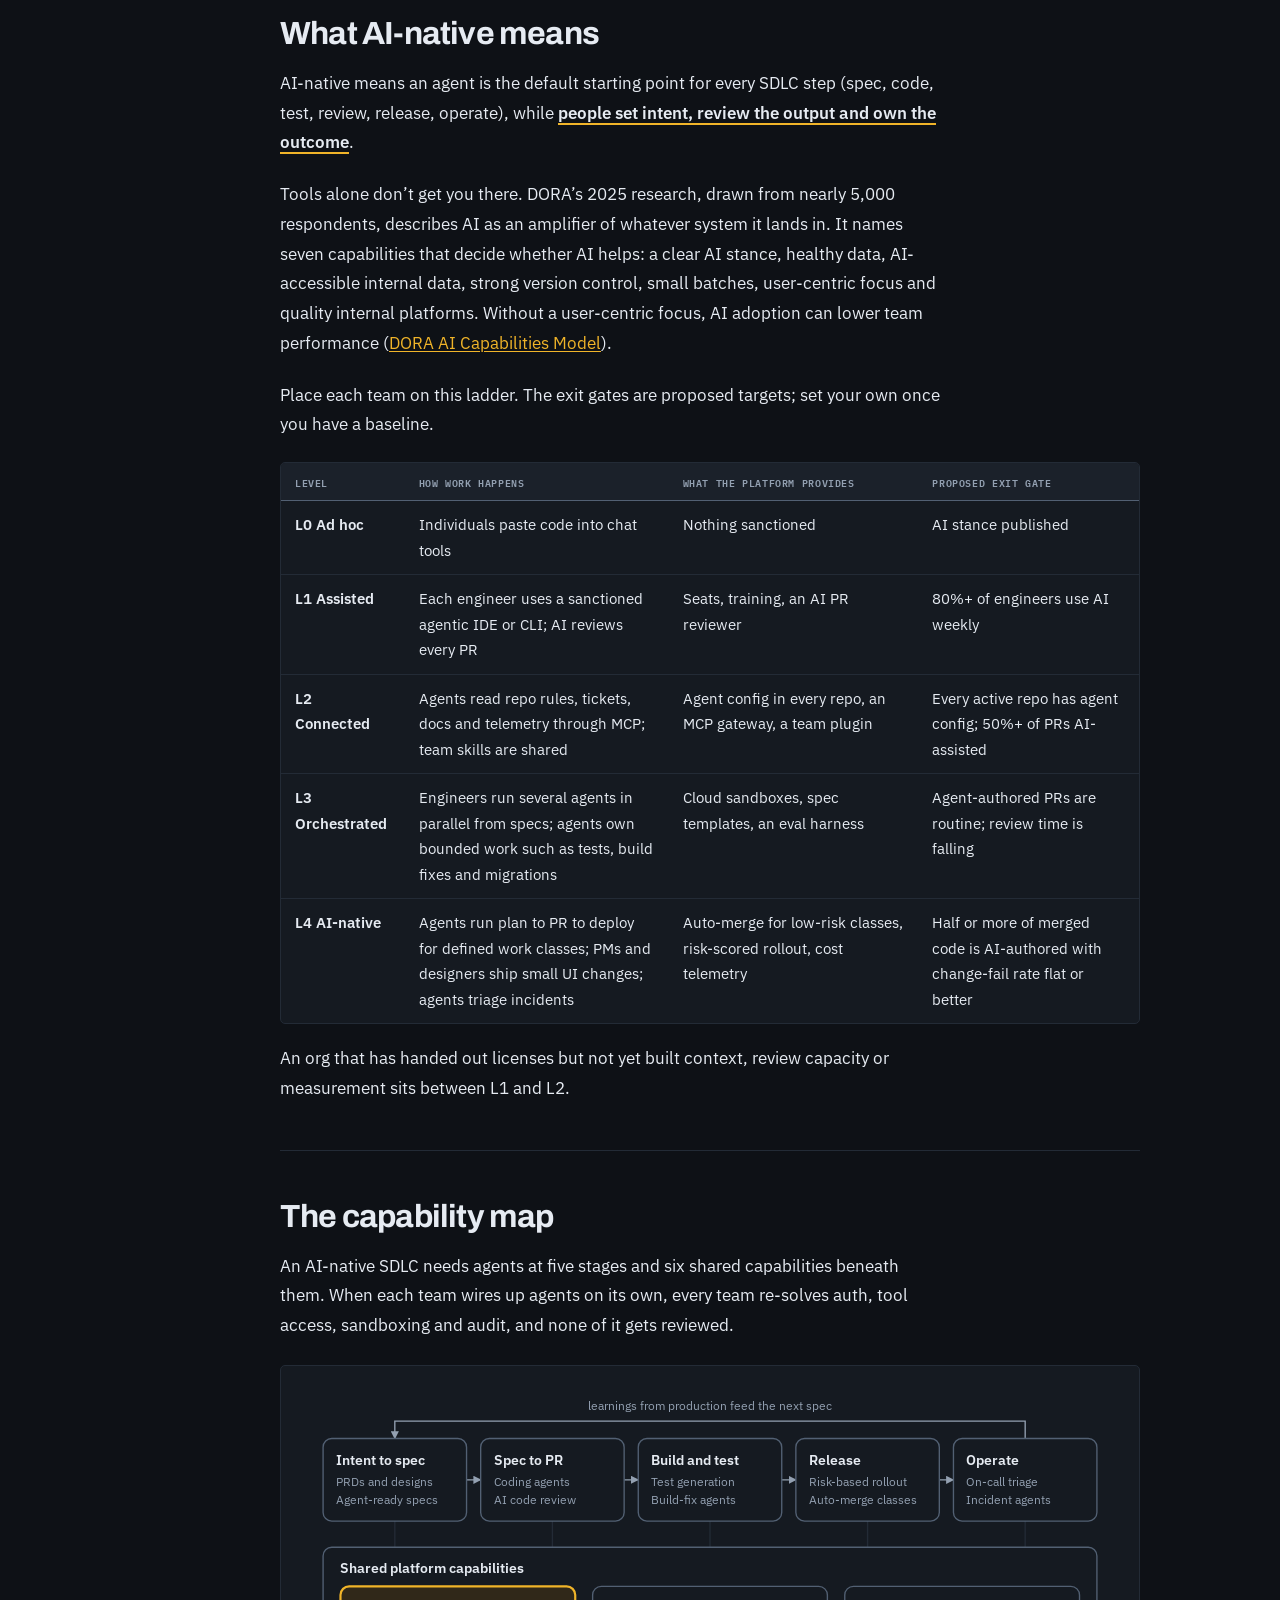
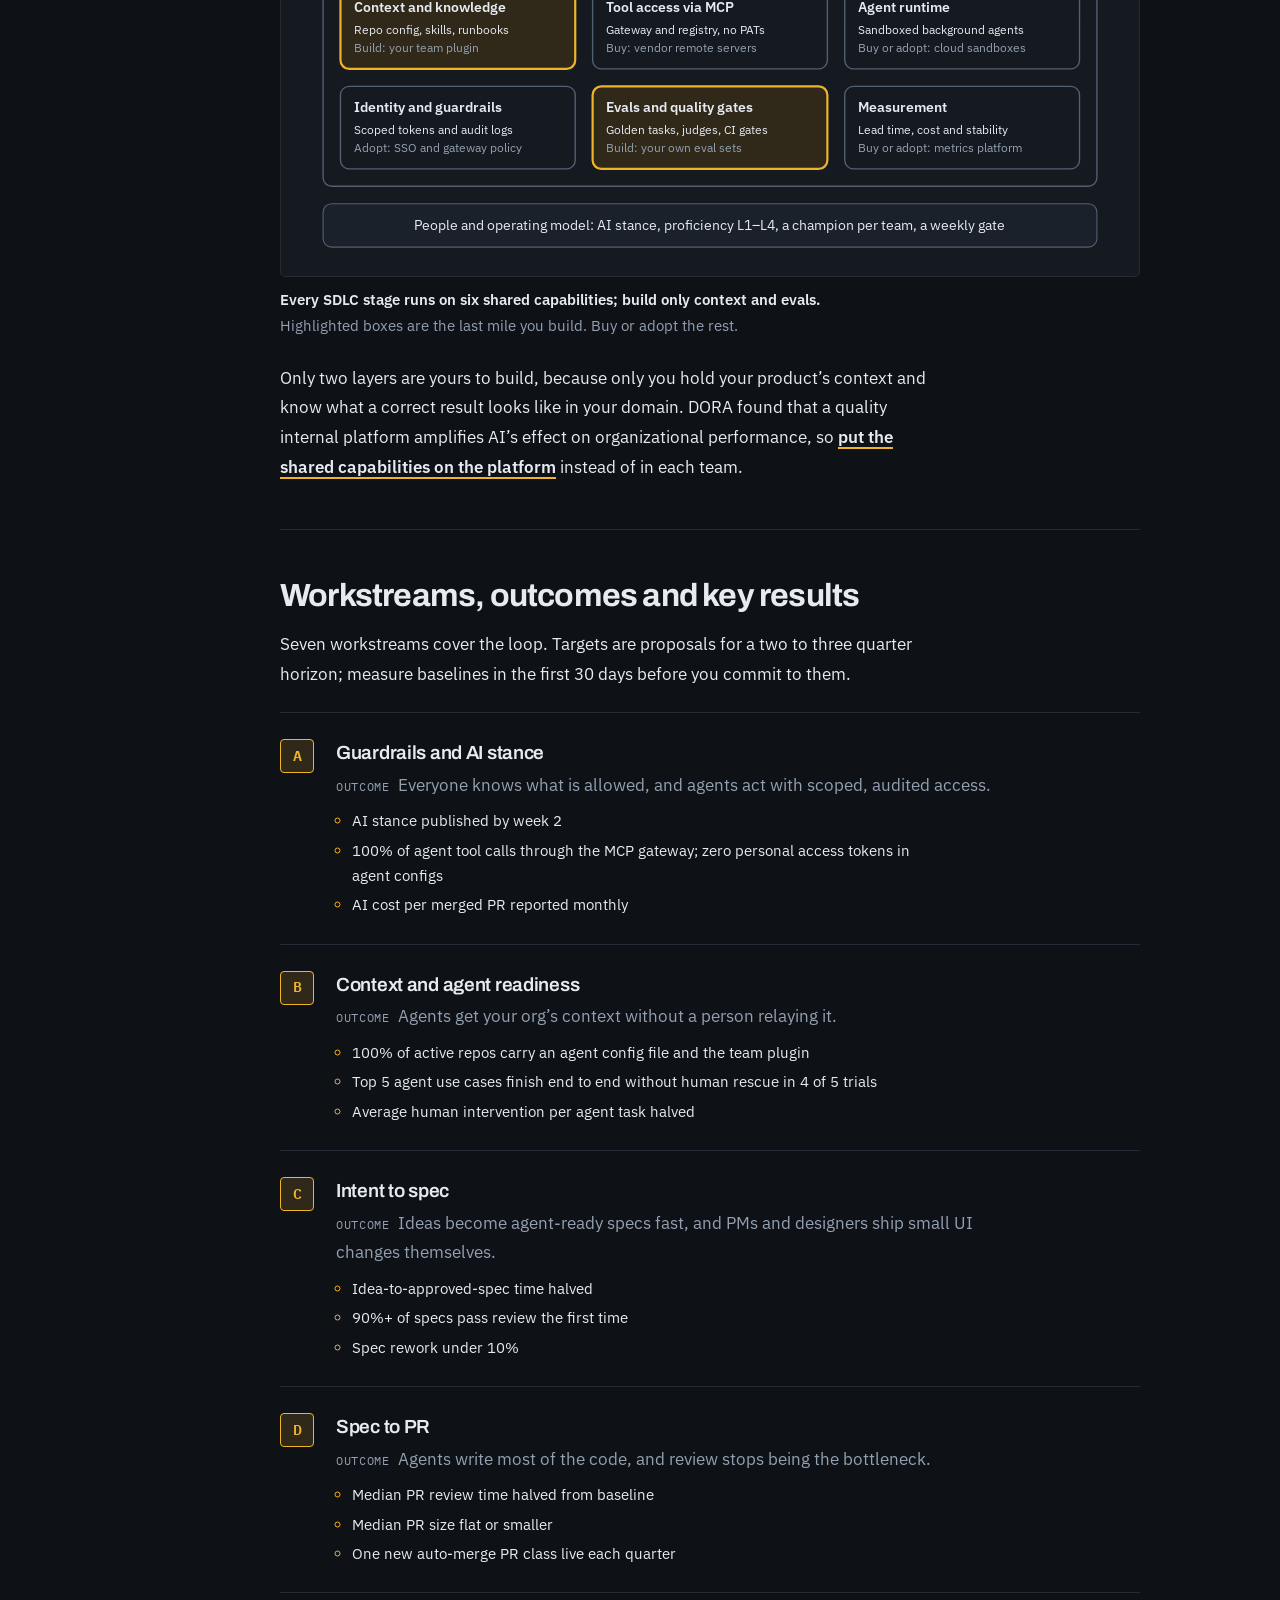
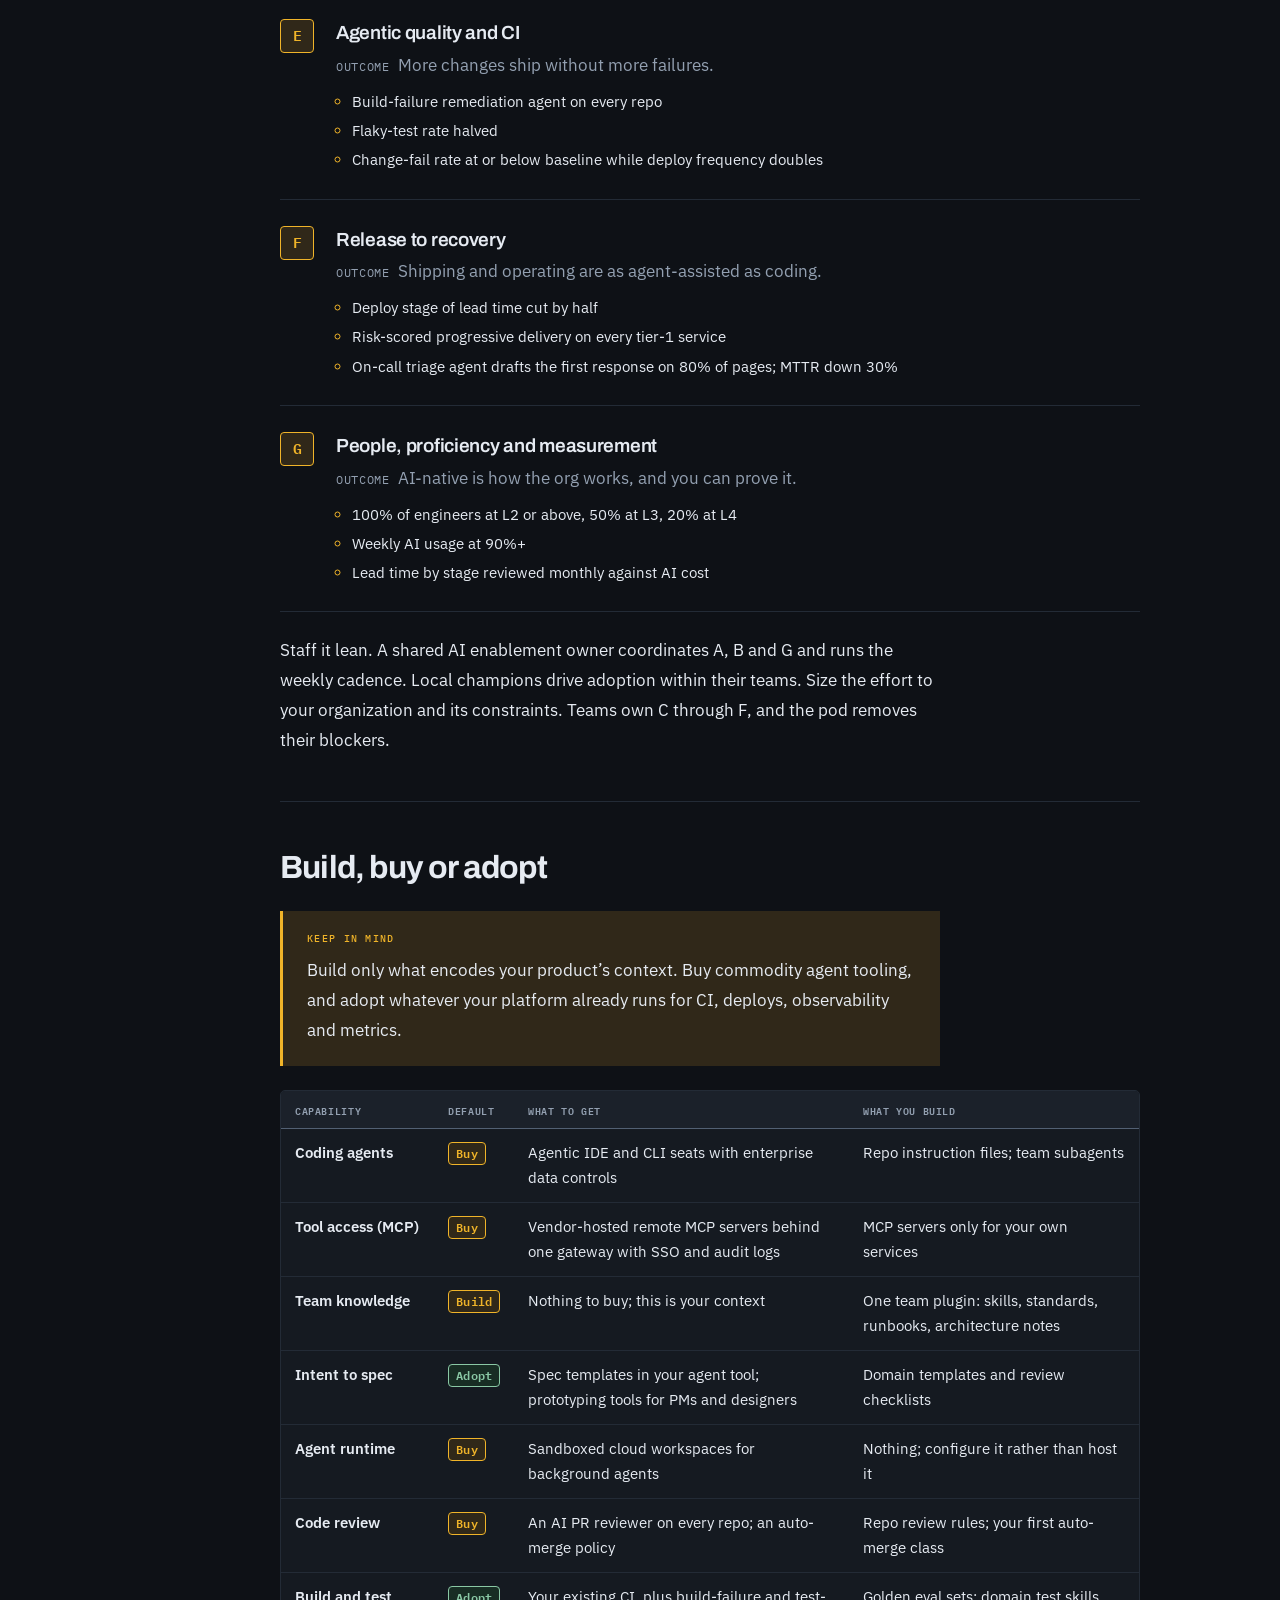
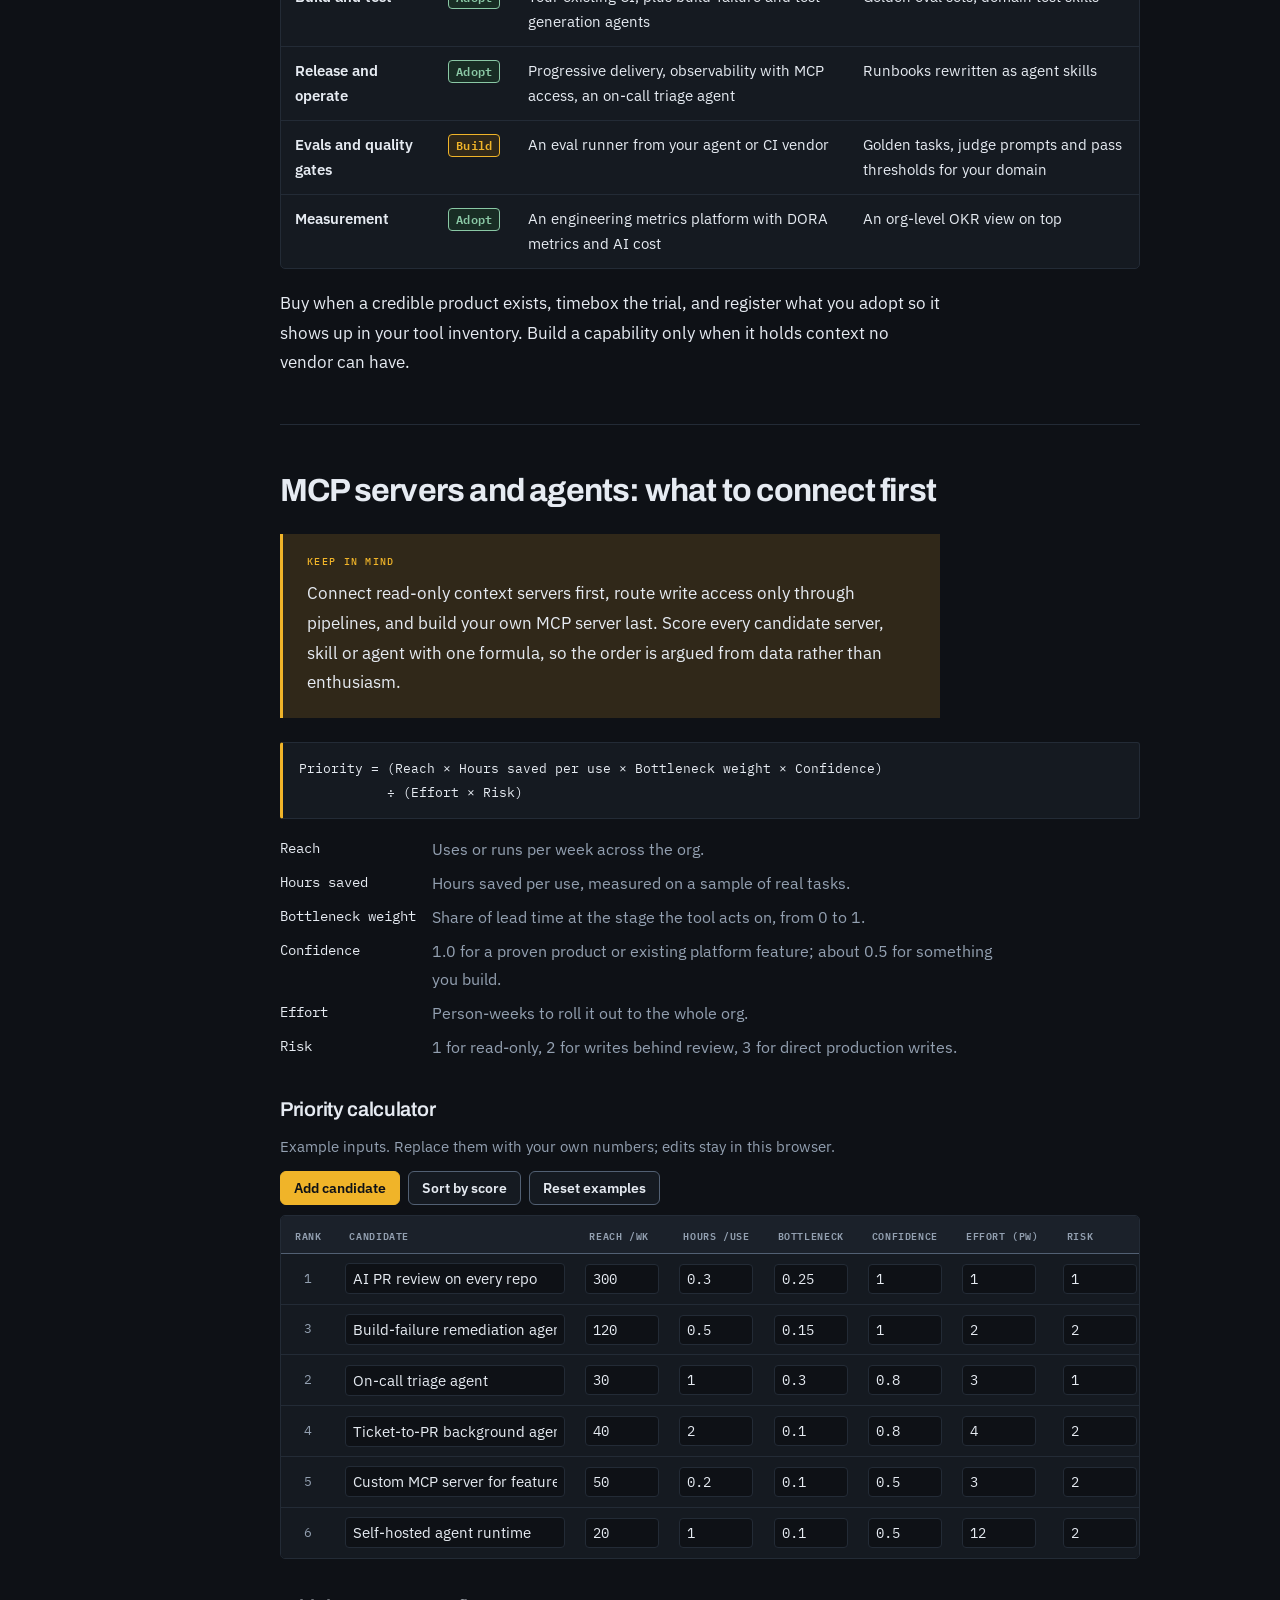
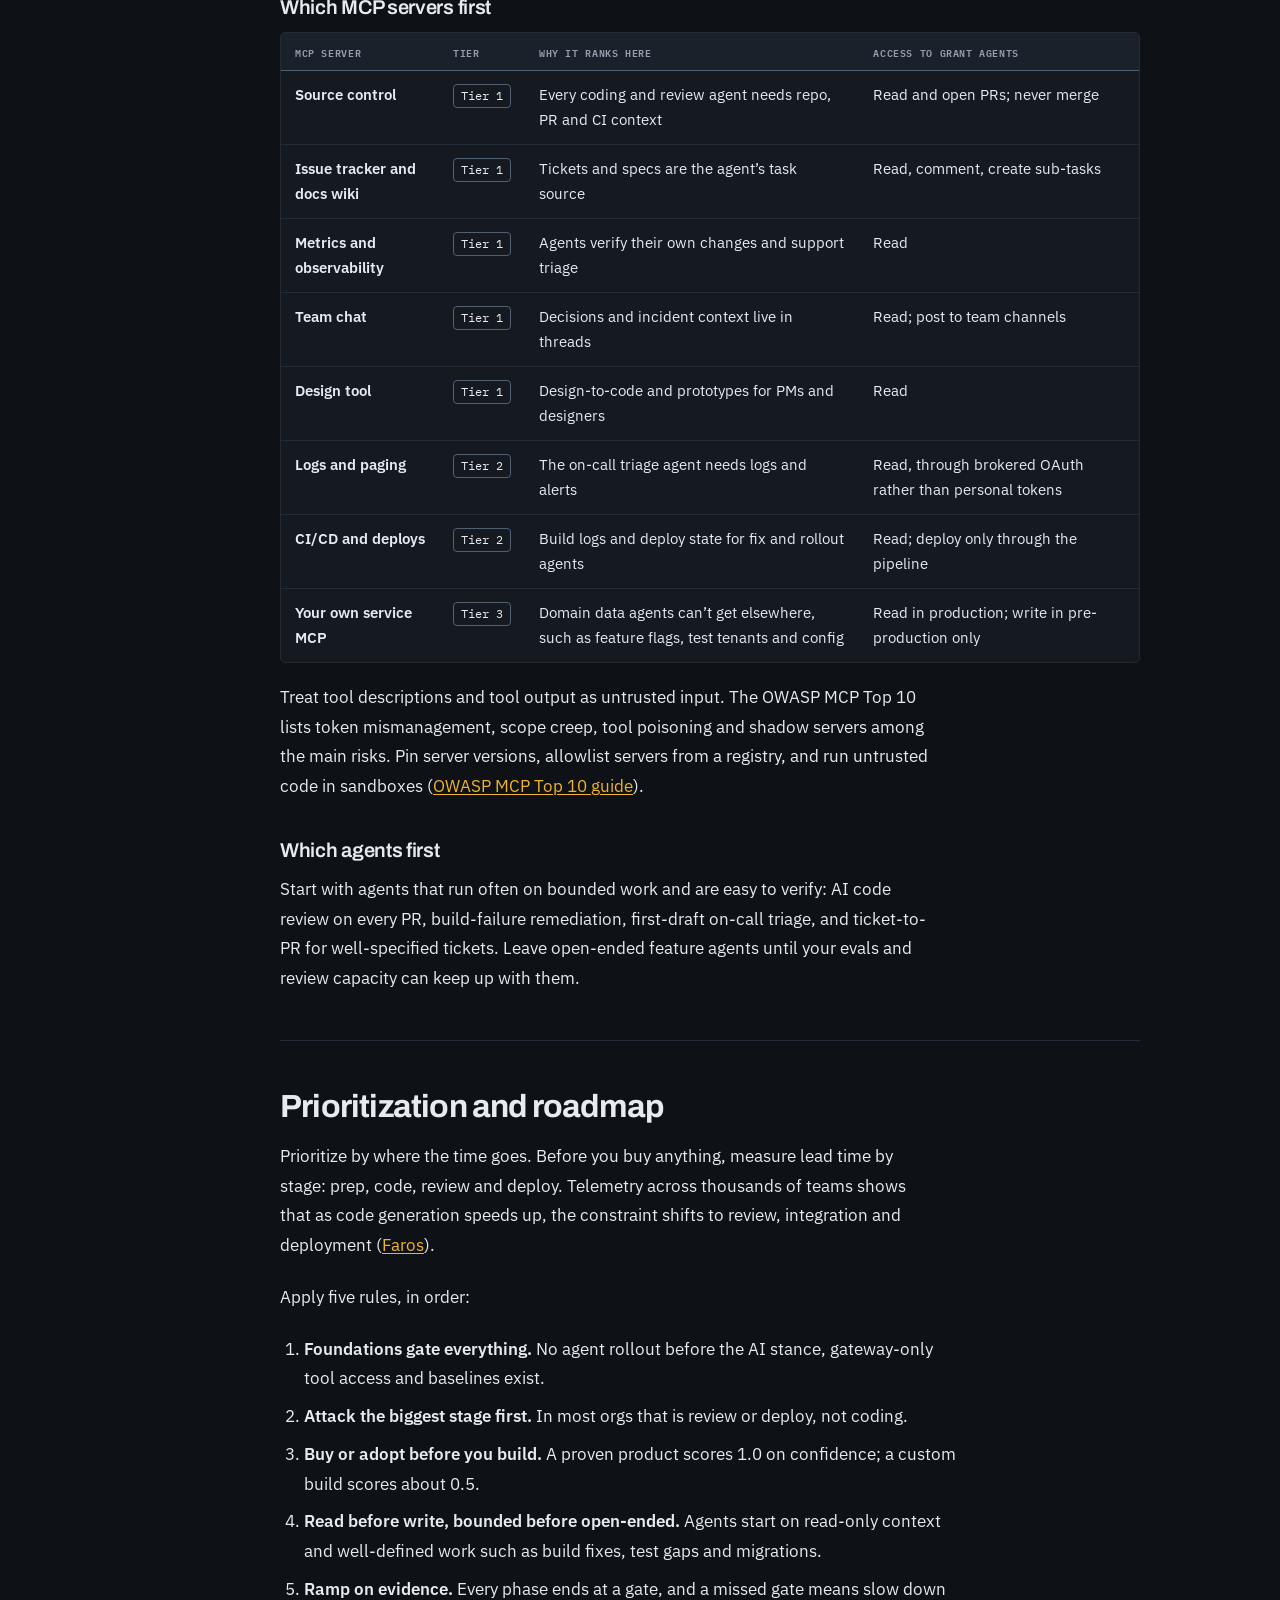
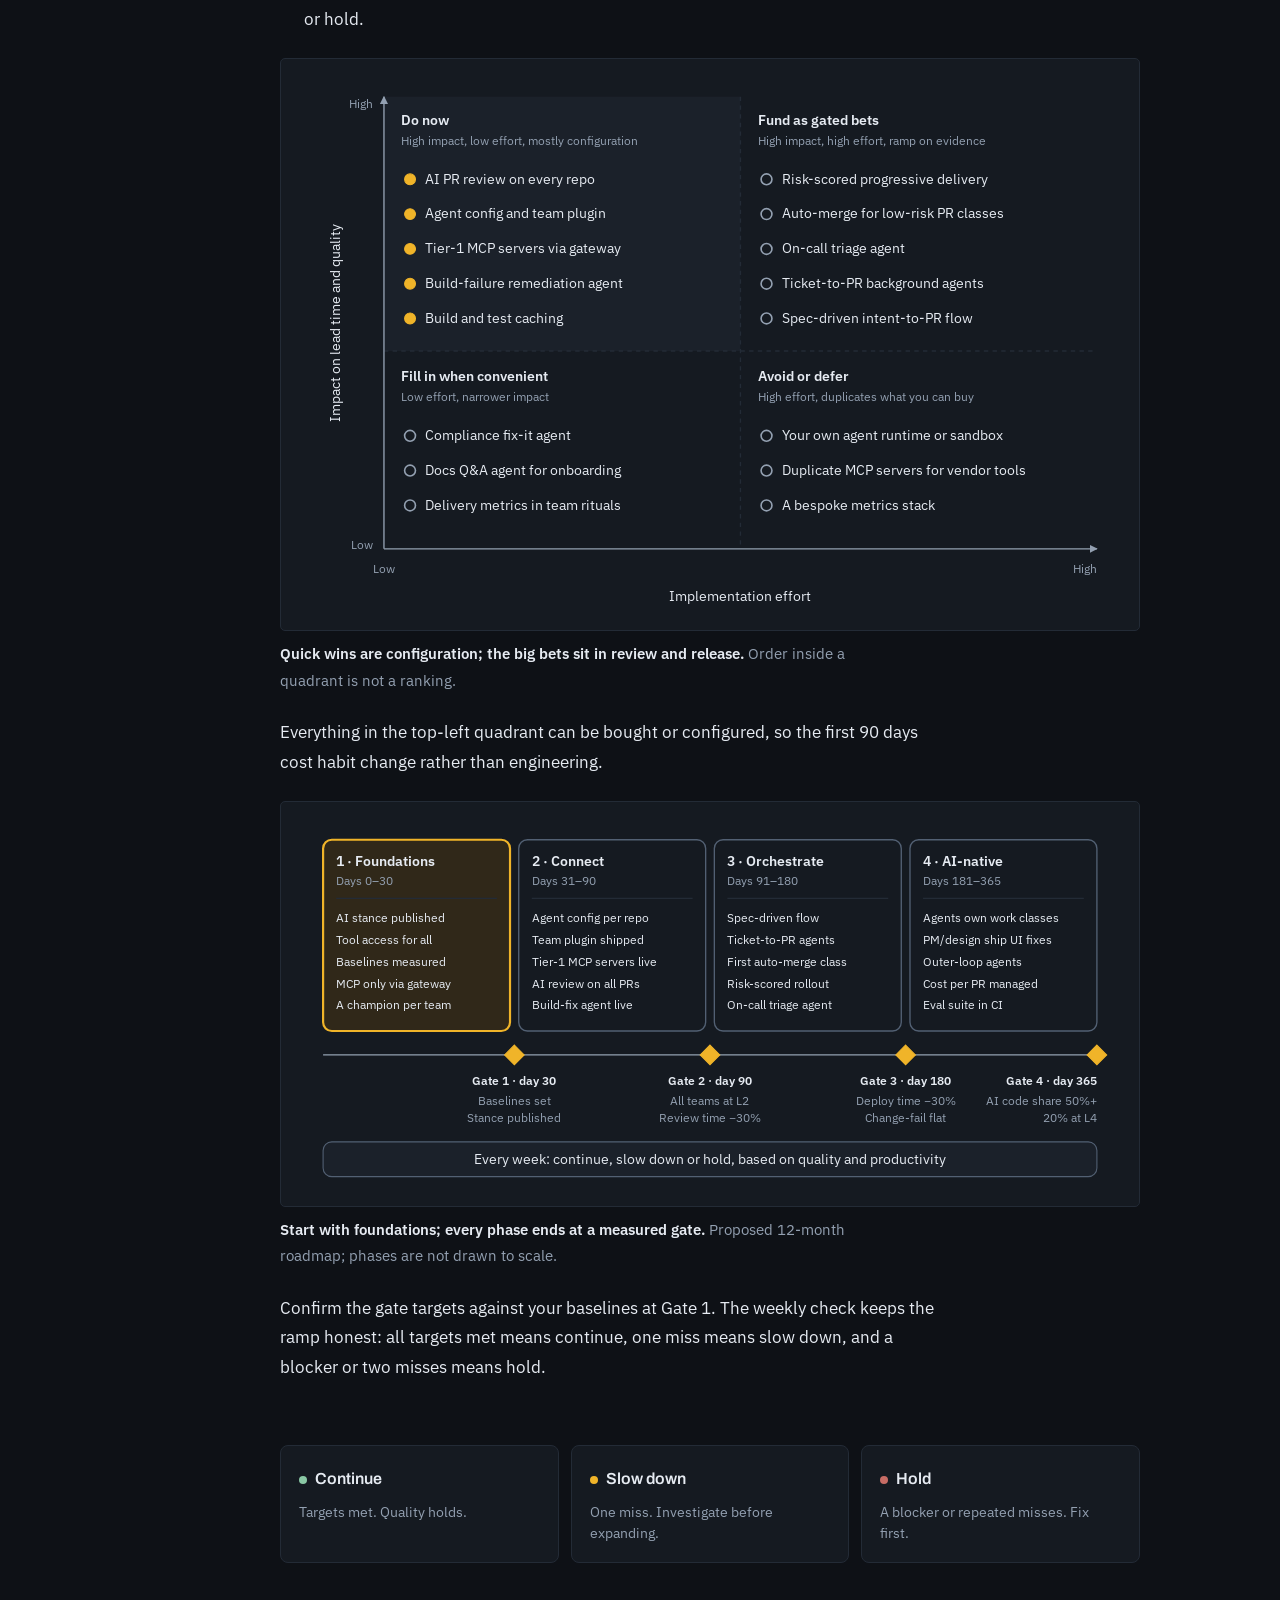
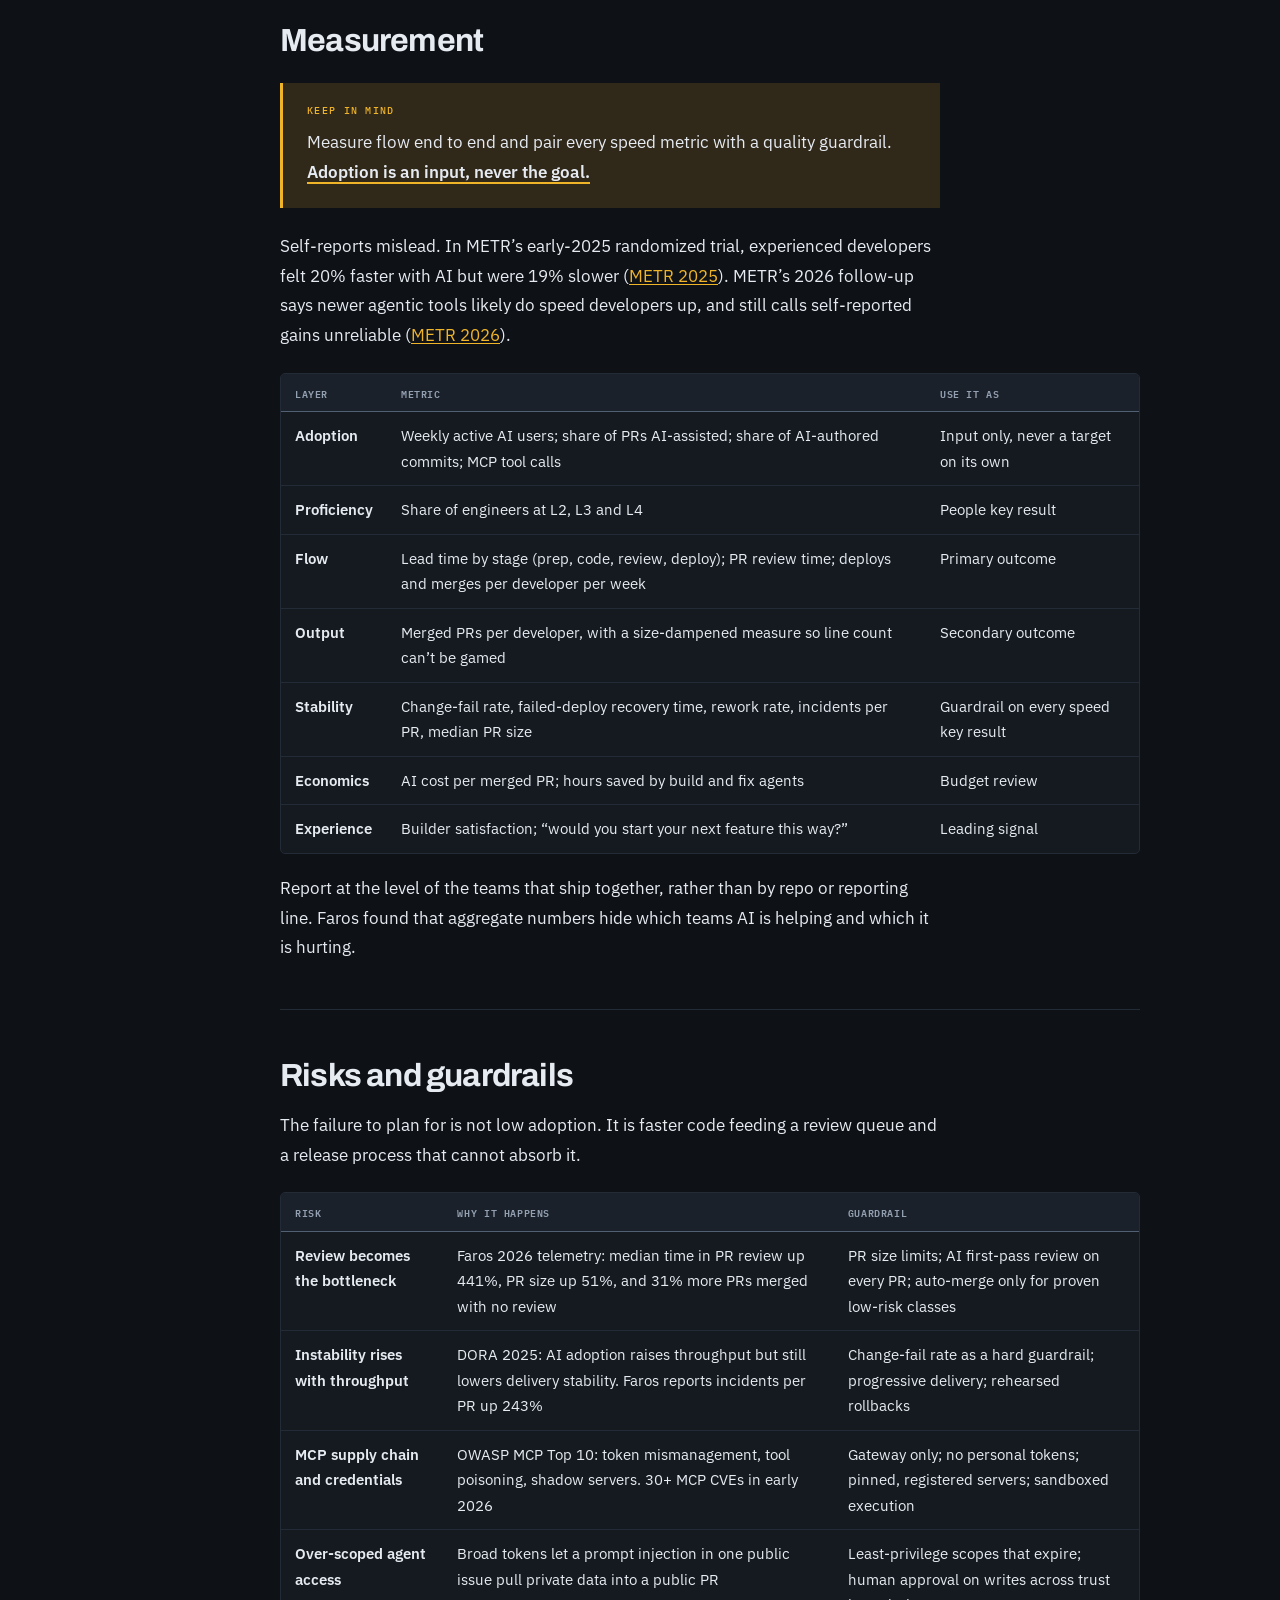
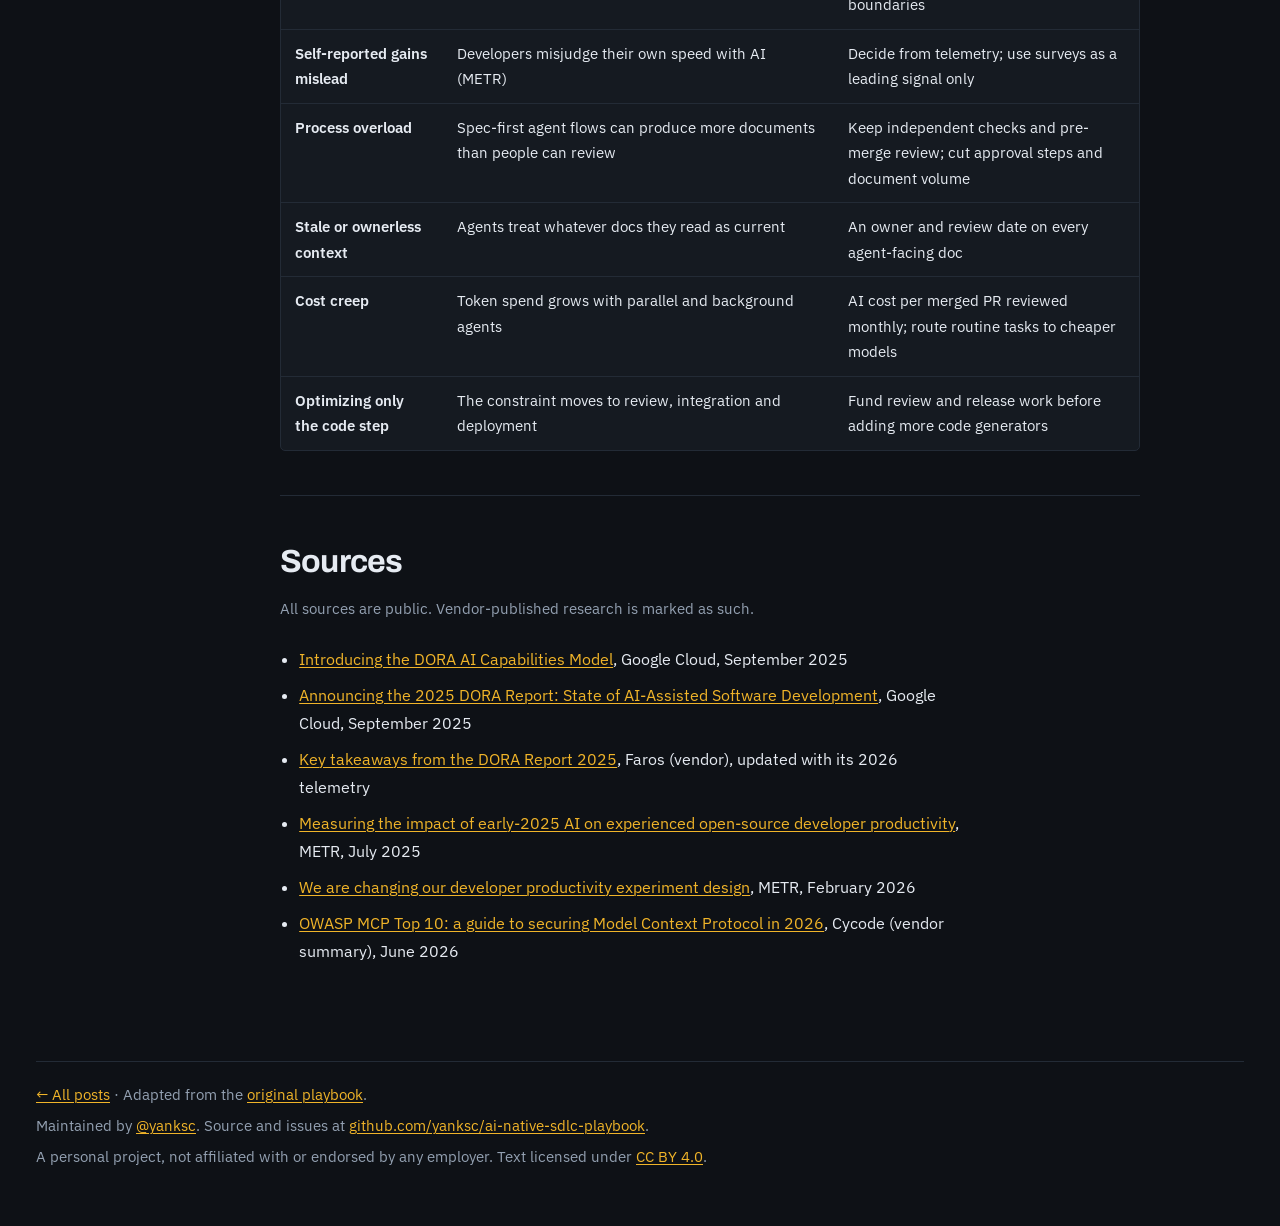
<file: blog/ai-native-sdlc.html>
<!doctype html>
<html lang="en" data-theme="dark">
<head>
<meta charset="utf-8">
<meta name="viewport" content="width=device-width, initial-scale=1, viewport-fit=cover">
<meta property="og:title" content="AI-Native SDLC Playbook">
<meta property="og:description" content="Capabilities, workstreams with OKRs, MCP and agent prioritization, and a proposed roadmap for engineering teams.">
<title>AI-Native SDLC Playbook</title>
<meta name="description" content="A practical guide to an AI-native software delivery lifecycle: capabilities, workstreams, MCP and agents, and measured rollout gates.">
<link rel="preconnect" href="https://fonts.googleapis.com">
<link rel="preconnect" href="https://fonts.gstatic.com" crossorigin>
<link rel="stylesheet" href="https://fonts.googleapis.com/css2?family=Archivo:wght@700;800&family=IBM+Plex+Sans:wght@400;500;600&family=IBM+Plex+Mono:wght@400;500&display=swap">
<style>
/* Layout: a CI-run style rail of sections on the left, a 68ch reading column on the right; diagrams and tables scroll inside their own frames. */
:root {
  --bg: #f2f4f1;
  --surface: #ffffff;
  --ink: #15202a;
  --muted: #56636d;
  --rule: #d5dad4;
  --line-strong: #9aa5a0;
  --tint: #e7ebe6;
  --accent: #2a54c6;
  --accent-soft: #e2e8f8;
  --on-accent: #ffffff;
  --amber: #9a5f0c;
  --amber-soft: #f6e9d3;
  --good: #2c7449;
  --good-soft: #e1f0e6;
  --font-display: "Schibsted Grotesk", "Helvetica Neue", Arial, sans-serif;
  --font-body: "Source Sans 3", "Segoe UI", system-ui, -apple-system, sans-serif;
  --font-mono: "JetBrains Mono", ui-monospace, SFMono-Regular, Menlo, Consolas, monospace;
}
@media (prefers-color-scheme: dark) {
  :root:not([data-theme="light"]) {
    --bg: #0e1316; --surface: #151c21; --ink: #e4e9e5; --muted: #9aa6ad; --rule: #28323a; --line-strong: #56636d;
    --tint: #1b242a; --accent: #8aa6ff; --accent-soft: #1d2848; --on-accent: #0e1316;
    --amber: #e3ad58; --amber-soft: #3a2b14; --good: #72c493; --good-soft: #15301f;
    color-scheme: dark;
  }
}
:root[data-theme="dark"] {
  --bg: #0e1316; --surface: #151c21; --ink: #e4e9e5; --muted: #9aa6ad; --rule: #28323a; --line-strong: #56636d;
  --tint: #1b242a; --accent: #8aa6ff; --accent-soft: #1d2848; --on-accent: #0e1316;
  --amber: #e3ad58; --amber-soft: #3a2b14; --good: #72c493; --good-soft: #15301f;
  color-scheme: dark;
}
@media (prefers-reduced-motion: no-preference) { html { scroll-behavior: smooth; } }
* { box-sizing: border-box; }
body {
  margin: 0;
  background: var(--bg);
  color: var(--ink);
  font-family: var(--font-body);
  font-size: 17px;
  line-height: 1.6;
  -webkit-text-size-adjust: 100%;
}
a { color: var(--accent); text-underline-offset: 2px; text-decoration-thickness: 1px; }
a:hover { text-decoration-thickness: 2px; }
:focus-visible { outline: 2px solid var(--accent); outline-offset: 2px; border-radius: 3px; }
.page {
  max-width: 1180px;
  margin: 0 auto;
  padding-left: max(16px, env(safe-area-inset-left, 0px));
  padding-right: max(16px, env(safe-area-inset-right, 0px));
  padding-block: 40px 56px;
}

/* Hero */
.hero { display: grid; gap: 20px; padding-bottom: 40px; border-bottom: 1px solid var(--rule); }
.eyebrow { margin: 0; font-family: var(--font-mono); font-size: 12.5px; letter-spacing: 0.06em; text-transform: uppercase; color: var(--muted); }
h1 {
  margin: 0;
  font-family: var(--font-display);
  font-weight: 700;
  font-size: clamp(38px, 6vw, 60px);
  line-height: 1.02;
  letter-spacing: -0.025em;
  text-wrap: balance;
}
.dek { margin: 0; max-width: 60ch; font-size: 20px; line-height: 1.5; color: var(--ink); }
.run { display: flex; flex-wrap: wrap; align-items: center; gap: 6px 4px; margin: 4px 0 0; padding: 0; list-style: none; font-family: var(--font-mono); font-size: 13px; }
.run li { display: inline-flex; align-items: center; gap: 8px; padding: 4px 10px 4px 8px; border: 1px solid var(--rule); border-radius: 6px; background: var(--surface); }
.run li::before { content: ""; width: 8px; height: 8px; border-radius: 50%; background: var(--good); }
.run .arrow { border: 0; background: none; padding: 0 2px; color: var(--muted); }
.run .arrow::before { display: none; }
.facts { display: grid; grid-template-columns: repeat(auto-fit, minmax(220px, 1fr)); gap: 16px 32px; margin: 12px 0 0; }
.facts div { border-top: 2px solid var(--ink); padding-top: 10px; min-width: 0; }
.facts dt { font-family: var(--font-display); font-weight: 700; font-size: 32px; line-height: 1.1; font-variant-numeric: tabular-nums; }
.facts dd { margin: 4px 0 0; font-size: 15px; color: var(--muted); line-height: 1.45; }

/* Layout */
.layout { display: grid; grid-template-columns: minmax(0, 1fr); gap: 8px; }
@media (min-width: 1000px) { .layout { grid-template-columns: 196px minmax(0, 1fr); gap: 56px; } }
main { min-width: 0; max-width: 860px; }

/* Section rail */
.toc { padding-top: 24px; min-width: 0; }
.toc p { margin: 0 0 10px; font-family: var(--font-mono); font-size: 12px; letter-spacing: 0.06em; text-transform: uppercase; color: var(--muted); }
.toc ol { list-style: none; margin: 0; padding: 0; display: flex; gap: 6px; overflow-x: auto; padding-bottom: 6px; }
.toc a { display: block; white-space: nowrap; text-decoration: none; color: var(--ink); font-size: 15px; padding: 4px 10px; border: 1px solid var(--rule); border-radius: 6px; background: var(--surface); }
.toc a[aria-current="true"] { border-color: var(--accent); color: var(--accent); }
@media (min-width: 1000px) {
  .toc { position: sticky; top: calc(env(safe-area-inset-top, 0px) + 24px); align-self: start; padding-top: 56px; }
  .toc ol { flex-direction: column; gap: 0; overflow: visible; position: relative; }
  .toc ol::before { content: ""; position: absolute; left: 4px; top: 12px; bottom: 12px; width: 1px; background: var(--rule); }
  .toc li { position: relative; padding-left: 20px; }
  .toc li::before { content: ""; position: absolute; left: 0; top: 12px; width: 9px; height: 9px; border-radius: 50%; background: var(--bg); border: 1.5px solid var(--line-strong); }
  .toc li:has(a[aria-current="true"])::before { background: var(--accent); border-color: var(--accent); }
  .toc a { border: 0; background: none; padding: 3px 0; font-size: 15px; color: var(--muted); }
  .toc a:hover { color: var(--ink); }
  .toc a[aria-current="true"] { color: var(--ink); font-weight: 600; }
}

/* Sections and type */
section { padding-top: 56px; scroll-margin-top: 16px; }
section + section { margin-top: 8px; border-top: 1px solid var(--rule); }
h2 { margin: 0 0 16px; font-family: var(--font-display); font-weight: 700; font-size: 30px; line-height: 1.15; letter-spacing: -0.015em; text-wrap: balance; }
h3 { margin: 36px 0 12px; font-family: var(--font-display); font-weight: 600; font-size: 20px; line-height: 1.25; text-wrap: balance; }
main p, main li { max-width: 68ch; }
main p { margin: 0 0 16px; }
.lead { font-size: 19px; }
.key { padding-left: 1.2em; margin: 0 0 16px; display: grid; gap: 10px; }
.rules { padding-left: 1.4em; margin: 0 0 24px; display: grid; gap: 8px; }
.note { font-size: 15px; color: var(--muted); }
strong { font-weight: 600; }
.sr-hide { position: absolute; width: 1px; height: 1px; overflow: hidden; clip: rect(0 0 0 0); clip-path: inset(50%); white-space: nowrap; }

/* Tables */
.scroll { overflow-x: auto; margin: 8px 0 20px; border: 1px solid var(--rule); border-radius: 10px; background: var(--surface); }
table { border-collapse: collapse; width: 100%; min-width: 680px; font-size: 15px; line-height: 1.45; }
th { text-align: left; font-family: var(--font-mono); font-weight: 600; font-size: 11.5px; letter-spacing: 0.06em; text-transform: uppercase; color: var(--muted); padding: 12px 14px 10px; border-bottom: 1.5px solid var(--line-strong); white-space: nowrap; }
td { padding: 11px 14px; border-bottom: 1px solid var(--rule); vertical-align: top; }
tr:last-child td { border-bottom: 0; }
td:first-child { font-weight: 600; }
.chip { display: inline-block; font-family: var(--font-mono); font-weight: 600; font-size: 11.5px; letter-spacing: 0.02em; padding: 1px 7px; border-radius: 4px; border: 1px solid; white-space: nowrap; }
.chip.build { color: var(--accent); background: var(--accent-soft); border-color: var(--accent); }
.chip.buy { color: var(--amber); background: var(--amber-soft); border-color: var(--amber); }
.chip.adopt { color: var(--good); background: var(--good-soft); border-color: var(--good); }
.tier { display: inline-block; font-family: var(--font-mono); font-size: 12px; padding: 1px 7px; border: 1px solid var(--line-strong); border-radius: 4px; white-space: nowrap; }

/* Figures */
figure { margin: 24px 0 24px; }
.frame { overflow-x: auto; border: 1px solid var(--rule); border-radius: 10px; background: var(--surface); padding: 16px; }
figcaption { margin-top: 10px; font-size: 15px; color: var(--muted); max-width: 68ch; }
figcaption strong { color: var(--ink); }
svg.diagram { display: block; width: 100%; min-width: 640px; height: auto; font-family: var(--font-body); }
.diagram .t { fill: var(--ink); }
.diagram .q { fill: var(--muted); }
.diagram .box { fill: var(--surface); stroke: var(--line-strong); stroke-width: 1.25; }
.diagram .hot { fill: var(--accent-soft); stroke: var(--accent); stroke-width: 2; }
.diagram .band { fill: var(--tint); stroke: var(--line-strong); stroke-width: 1; }
.diagram .tint { fill: var(--tint); }
.diagram .edge { stroke: var(--muted); stroke-width: 1.25; }
.diagram .faint { stroke: var(--rule); stroke-width: 1.25; }
.diagram .arrowhead { fill: var(--muted); }
.diagram .dot { fill: var(--surface); stroke: var(--muted); stroke-width: 1.5; }
.diagram .dot-hot { fill: var(--accent); stroke: var(--accent); }
.diagram .gate { fill: var(--amber); stroke: var(--amber); }

/* Workstreams */
.ws { list-style: none; margin: 8px 0 24px; padding: 0; display: grid; gap: 0; border-top: 1px solid var(--rule); }
.ws > li { display: grid; grid-template-columns: 40px minmax(0, 1fr); gap: 16px; padding: 20px 0; border-bottom: 1px solid var(--rule); max-width: none; }
.ws-id { width: 34px; height: 34px; display: grid; place-items: center; border: 1.5px solid var(--ink); border-radius: 50%; font-family: var(--font-mono); font-weight: 600; font-size: 15px; }
.ws h3 { margin: 2px 0 6px; font-size: 19px; }
.ws p { margin: 0 0 8px; }
.label { font-family: var(--font-mono); font-size: 11.5px; letter-spacing: 0.06em; text-transform: uppercase; color: var(--muted); margin-right: 8px; }
.krs { margin: 0; padding-left: 1.1em; display: grid; gap: 4px; font-size: 16px; }

/* Formula and definitions */
.formula { margin: 8px 0 16px; padding: 14px 16px; overflow-x: auto; background: var(--surface); border: 1px solid var(--rule); border-left: 3px solid var(--accent); border-radius: 6px; font-family: var(--font-mono); font-size: 14.5px; line-height: 1.6; white-space: pre; }
.defs { display: grid; grid-template-columns: max-content minmax(0, 1fr); gap: 6px 16px; margin: 0 0 16px; font-size: 16px; max-width: 72ch; }
.defs dt { font-family: var(--font-mono); font-size: 13.5px; padding-top: 2px; }
.defs dd { margin: 0; color: var(--muted); min-width: 0; }
@media (max-width: 520px) { .defs { grid-template-columns: minmax(0, 1fr); } .defs dd { margin-bottom: 6px; } }

/* Calculator */
.calc { margin: 12px 0 24px; }
.calc-bar { display: flex; flex-wrap: wrap; align-items: center; justify-content: space-between; gap: 10px 16px; margin-bottom: 10px; }
.calc-bar p { margin: 0; font-size: 15px; color: var(--muted); }
.calc-actions { display: flex; flex-wrap: wrap; gap: 8px; }
.btn { font: 600 14px/1 var(--font-body); padding: 9px 13px; border-radius: 6px; border: 1px solid var(--line-strong); background: var(--surface); color: var(--ink); cursor: pointer; }
.btn:hover { border-color: var(--ink); }
.btn.primary { background: var(--accent); border-color: var(--accent); color: var(--on-accent); }
.calc table { min-width: 860px; }
.calc td { padding: 8px 10px; vertical-align: middle; }
.calc td:first-child { font-weight: 400; }
.calc input { font: 14px var(--font-mono); color: var(--ink); background: var(--bg); border: 1px solid var(--rule); border-radius: 4px; padding: 5px 7px; width: 74px; font-variant-numeric: tabular-nums; }
.calc input.name { width: 100%; min-width: 220px; font-family: var(--font-body); font-size: 15px; }
.calc input:focus { border-color: var(--accent); outline: none; box-shadow: 0 0 0 2px var(--accent-soft); }
.rank { font-family: var(--font-mono); font-size: 13px; color: var(--muted); text-align: center; width: 36px; }
.score { width: 150px; }
.score-val { font-family: var(--font-mono); font-weight: 600; font-variant-numeric: tabular-nums; font-size: 14px; }
.meter { height: 6px; margin-top: 4px; border-radius: 3px; background: var(--tint); overflow: hidden; }
.meter span { display: block; height: 100%; background: var(--accent); }
.remove { border: 0; background: none; color: var(--muted); font-size: 18px; line-height: 1; padding: 4px 6px; cursor: pointer; border-radius: 4px; }
.remove:hover { color: var(--ink); background: var(--tint); }

/* Sources and footer */
.sources { padding-left: 1.2em; display: grid; gap: 8px; font-size: 16px; }
footer { margin-top: 64px; padding-top: 20px; border-top: 1px solid var(--rule); font-size: 14.5px; color: var(--muted); display: grid; gap: 6px; }
footer p { margin: 0; max-width: 80ch; }
</style>

<link rel="stylesheet" href="playbook-shell.css">
<script src="../theme.js"></script>
</head>
<body>
<div class="page">
<nav class="portfolio-return" aria-label="Portfolio"><a href="../index.html#blog">&larr; Blog</a><span>Yenkai Huang</span></nav>
  <header class="hero">
    <p class="eyebrow">Playbook &middot; Engineering systems &middot; Reviewed October 2026</p>
    <h1>AI-Native SDLC Playbook</h1>
    <p class="dek">Coding agents raise code throughput quickly. Becoming AI-native means building the context, review and release capacity that let your org absorb that speed without losing stability.</p>
    <ol class="run" aria-label="SDLC stages this playbook covers">
      <li>intent</li><li class="arrow" aria-hidden="true">&rarr;</li>
      <li>spec</li><li class="arrow" aria-hidden="true">&rarr;</li>
      <li>pull request</li><li class="arrow" aria-hidden="true">&rarr;</li>
      <li>build &amp; test</li><li class="arrow" aria-hidden="true">&rarr;</li>
      <li>release</li><li class="arrow" aria-hidden="true">&rarr;</li>
      <li>operate</li>
    </ol>
    <dl class="facts">
      <div><dt>90%</dt><dd>of technology professionals use AI at work, and AI adoption still lowers delivery stability (<a href="https://cloud.google.com/blog/products/ai-machine-learning/announcing-the-2025-dora-report" target="_blank" rel="noopener">DORA 2025</a>).</dd></div>
      <div><dt>+441%</dt><dd>median time in PR review for AI-assisted developers, across 22,000 developers (<a href="https://www.faros.ai/blog/key-takeaways-from-the-dora-report-2025" target="_blank" rel="noopener">Faros 2026</a>, vendor data).</dd></div>
      <div><dt>30+</dt><dd>CVEs filed against MCP servers and agent tooling in January and February 2026 (<a href="https://cycode.com/blog/owasp-mcp-top-10/" target="_blank" rel="noopener">OWASP MCP Top 10 guide</a>).</dd></div>
    </dl>
  </header>

  <div class="layout">
    <nav class="toc" aria-label="Sections">
      <p>Sections</p>
      <ol>
        <li><a href="#summary">Short answer</a></li>
        <li><a href="#maturity">Maturity ladder</a></li>
        <li><a href="#capabilities">Capability map</a></li>
        <li><a href="#workstreams">Workstreams &amp; OKRs</a></li>
        <li><a href="#build-buy">Build, buy or adopt</a></li>
        <li><a href="#mcp">MCP &amp; agents</a></li>
        <li><a href="#roadmap">Roadmap</a></li>
        <li><a href="#measurement">Measurement</a></li>
        <li><a href="#risks">Risks</a></li>
        <li><a href="#sources">Sources</a></li>
      </ol>
    </nav>

    <main>
      <section id="summary" aria-labelledby="h-summary">
        <h2 id="h-summary">The short answer</h2>
        <p class="lead reading-takeaway"><span class="takeaway-label">The core idea</span>Give every engineer a sanctioned coding agent, then spend most of your effort on context, review and release. AI now raises delivery throughput, but it still lowers delivery stability, and the bottleneck moves from writing code to reviewing and shipping it.</p>
        <ul class="key">
          <li><strong>Start here, days 0&ndash;30.</strong> Publish an AI stance covering allowed tools, data rules and expectations. Give every builder an agentic coding tool. Route all MCP traffic through one gateway with no personal access tokens. Measure lead time by stage, change-fail rate and AI cost before you change anything.</li>
          <li><strong>Build only the last mile.</strong> Build a team plugin (agent config per repo, skills, runbooks) and your own eval sets. Buy commodity agent tooling, and adopt what your platform already runs.</li>
          <li><strong>Run seven workstreams.</strong> Guardrails, context, intent to spec, spec to PR, agentic quality, release to recovery, and people with measurement. Each has an outcome and key results.</li>
          <li><strong>Rank tools with one formula.</strong> Reach &times; hours saved &times; bottleneck weight &times; confidence, divided by effort &times; risk. Connect source control, issue tracker, docs, metrics, chat and design first; start agents on code review, build failures, on-call triage and ticket-to-PR.</li>
          <li><strong>Ramp on evidence.</strong> Four phases over 12 months, each closed by a measured gate, with change-fail rate guarding every speed target. Assign a shared enablement owner and local team champions.</li>
        </ul>
      </section>

      <section id="maturity" aria-labelledby="h-maturity">
        <h2 id="h-maturity">What AI-native means</h2>
        <p>AI-native means an agent is the default starting point for every SDLC step (spec, code, test, review, release, operate), while <strong class="scan-emphasis">people set intent, review the output and own the outcome</strong>.</p>
        <p>Tools alone don&rsquo;t get you there. DORA&rsquo;s 2025 research, drawn from nearly 5,000 respondents, describes AI as an amplifier of whatever system it lands in. It names seven capabilities that decide whether AI helps: a clear AI stance, healthy data, AI-accessible internal data, strong version control, small batches, user-centric focus and quality internal platforms. Without a user-centric focus, AI adoption can lower team performance (<a href="https://cloud.google.com/blog/products/ai-machine-learning/introducing-doras-inaugural-ai-capabilities-model" target="_blank" rel="noopener">DORA AI Capabilities Model</a>).</p>
        <p>Place each team on this ladder. The exit gates are proposed targets; set your own once you have a baseline.</p>
        <div class="scroll">
          <table>
            <thead><tr><th>Level</th><th>How work happens</th><th>What the platform provides</th><th>Proposed exit gate</th></tr></thead>
            <tbody>
              <tr><td>L0 Ad hoc</td><td>Individuals paste code into chat tools</td><td>Nothing sanctioned</td><td>AI stance published</td></tr>
              <tr><td>L1 Assisted</td><td>Each engineer uses a sanctioned agentic IDE or CLI; AI reviews every PR</td><td>Seats, training, an AI PR reviewer</td><td>80%+ of engineers use AI weekly</td></tr>
              <tr><td>L2 Connected</td><td>Agents read repo rules, tickets, docs and telemetry through MCP; team skills are shared</td><td>Agent config in every repo, an MCP gateway, a team plugin</td><td>Every active repo has agent config; 50%+ of PRs AI-assisted</td></tr>
              <tr><td>L3 Orchestrated</td><td>Engineers run several agents in parallel from specs; agents own bounded work such as tests, build fixes and migrations</td><td>Cloud sandboxes, spec templates, an eval harness</td><td>Agent-authored PRs are routine; review time is falling</td></tr>
              <tr><td>L4 AI-native</td><td>Agents run plan to PR to deploy for defined work classes; PMs and designers ship small UI changes; agents triage incidents</td><td>Auto-merge for low-risk classes, risk-scored rollout, cost telemetry</td><td>Half or more of merged code is AI-authored with change-fail rate flat or better</td></tr>
            </tbody>
          </table>
        </div>
        <p>An org that has handed out licenses but not yet built context, review capacity or measurement sits between L1 and L2.</p>
      </section>

      <section id="capabilities" aria-labelledby="h-capabilities">
        <h2 id="h-capabilities">The capability map</h2>
        <p>An AI-native SDLC needs agents at five stages and six shared capabilities beneath them. When each team wires up agents on its own, every team re-solves auth, tool access, sandboxing and audit, and none of it gets reviewed.</p>
        <figure>
          <div class="frame"><svg viewBox="0 0 760 440" role="img" aria-labelledby="cap-title" class="diagram"><title id="cap-title">Five SDLC stages run on six shared capabilities; you build only context and evals</title><defs><marker id="cap-arrow" viewBox="0 0 10 10" refX="9" refY="5" markerWidth="6" markerHeight="6" orient="auto-start-reverse"><path d="M0 0L10 5L0 10z" class="arrowhead"/></marker></defs><text x="380" y="26" class="q" font-size="11.5" text-anchor="middle">learnings from production feed the next spec</text><g class="edge" fill="none"><path d="M156 90H169" marker-end="url(#cap-arrow)"/><path d="M301 90H314" marker-end="url(#cap-arrow)"/><path d="M446 90H459" marker-end="url(#cap-arrow)"/><path d="M591 90H604" marker-end="url(#cap-arrow)"/><path d="M670.0 52V36H90.0V52" marker-end="url(#cap-arrow)"/></g><g class="faint"><line x1="90.0" y1="128" x2="90.0" y2="152"/><line x1="235.0" y1="128" x2="235.0" y2="152"/><line x1="380.0" y1="128" x2="380.0" y2="152"/><line x1="525.0" y1="128" x2="525.0" y2="152"/><line x1="670.0" y1="128" x2="670.0" y2="152"/></g><rect x="24" y="52" width="132" height="76" rx="8" class="box"/><text x="36" y="76" class="t" font-size="13" font-weight="600">Intent to spec</text><text x="36" y="96" class="q" font-size="11">PRDs and designs</text><text x="36" y="112" class="q" font-size="11">Agent-ready specs</text><rect x="169" y="52" width="132" height="76" rx="8" class="box"/><text x="181" y="76" class="t" font-size="13" font-weight="600">Spec to PR</text><text x="181" y="96" class="q" font-size="11">Coding agents</text><text x="181" y="112" class="q" font-size="11">AI code review</text><rect x="314" y="52" width="132" height="76" rx="8" class="box"/><text x="326" y="76" class="t" font-size="13" font-weight="600">Build and test</text><text x="326" y="96" class="q" font-size="11">Test generation</text><text x="326" y="112" class="q" font-size="11">Build-fix agents</text><rect x="459" y="52" width="132" height="76" rx="8" class="box"/><text x="471" y="76" class="t" font-size="13" font-weight="600">Release</text><text x="471" y="96" class="q" font-size="11">Risk-based rollout</text><text x="471" y="112" class="q" font-size="11">Auto-merge classes</text><rect x="604" y="52" width="132" height="76" rx="8" class="box"/><text x="616" y="76" class="t" font-size="13" font-weight="600">Operate</text><text x="616" y="96" class="q" font-size="11">On-call triage</text><text x="616" y="112" class="q" font-size="11">Incident agents</text><rect x="24" y="152" width="712" height="220" rx="8" class="box"/><text x="40" y="176" class="t" font-size="13" font-weight="600">Shared platform capabilities</text><rect x="40" y="188" width="216" height="76" rx="8" class="hot"/><text x="52" y="212" class="t" font-size="13" font-weight="600">Context and knowledge</text><text x="52" y="232" class="t" font-size="11.5">Repo config, skills, runbooks</text><text x="52" y="248" class="q" font-size="11.5">Build: your team plugin</text><rect x="272" y="188" width="216" height="76" rx="8" class="box"/><text x="284" y="212" class="t" font-size="13" font-weight="600">Tool access via MCP</text><text x="284" y="232" class="t" font-size="11.5">Gateway and registry, no PATs</text><text x="284" y="248" class="q" font-size="11.5">Buy: vendor remote servers</text><rect x="504" y="188" width="216" height="76" rx="8" class="box"/><text x="516" y="212" class="t" font-size="13" font-weight="600">Agent runtime</text><text x="516" y="232" class="t" font-size="11.5">Sandboxed background agents</text><text x="516" y="248" class="q" font-size="11.5">Buy or adopt: cloud sandboxes</text><rect x="40" y="280" width="216" height="76" rx="8" class="box"/><text x="52" y="304" class="t" font-size="13" font-weight="600">Identity and guardrails</text><text x="52" y="324" class="t" font-size="11.5">Scoped tokens and audit logs</text><text x="52" y="340" class="q" font-size="11.5">Adopt: SSO and gateway policy</text><rect x="272" y="280" width="216" height="76" rx="8" class="hot"/><text x="284" y="304" class="t" font-size="13" font-weight="600">Evals and quality gates</text><text x="284" y="324" class="t" font-size="11.5">Golden tasks, judges, CI gates</text><text x="284" y="340" class="q" font-size="11.5">Build: your own eval sets</text><rect x="504" y="280" width="216" height="76" rx="8" class="box"/><text x="516" y="304" class="t" font-size="13" font-weight="600">Measurement</text><text x="516" y="324" class="t" font-size="11.5">Lead time, cost and stability</text><text x="516" y="340" class="q" font-size="11.5">Buy or adopt: metrics platform</text><rect x="24" y="388" width="712" height="40" rx="8" class="band"/><text x="380" y="412" class="t" font-size="12.5" text-anchor="middle">People and operating model: AI stance, proficiency L1&#8211;L4, a champion per team, a weekly gate</text></svg></div>
          <figcaption><strong>Every SDLC stage runs on six shared capabilities; build only context and evals.</strong> Highlighted boxes are the last mile you build. Buy or adopt the rest.</figcaption>
        </figure>
        <p>Only two layers are yours to build, because only you hold your product&rsquo;s context and know what a correct result looks like in your domain. DORA found that a quality internal platform amplifies AI&rsquo;s effect on organizational performance, so <strong class="scan-emphasis">put the shared capabilities on the platform</strong> instead of in each team.</p>
      </section>

      <section id="workstreams" aria-labelledby="h-workstreams">
        <h2 id="h-workstreams">Workstreams, outcomes and key results</h2>
        <p>Seven workstreams cover the loop. Targets are proposals for a two to three quarter horizon; measure baselines in the first 30 days before you commit to them.</p>
        <ol class="ws">
          <li><span class="ws-id" aria-hidden="true">A</span><div><h3>Guardrails and AI stance</h3><p><span class="label">Outcome</span>Everyone knows what is allowed, and agents act with scoped, audited access.</p><ul class="krs"><li>AI stance published by week 2</li><li>100% of agent tool calls through the MCP gateway; zero personal access tokens in agent configs</li><li>AI cost per merged PR reported monthly</li></ul></div></li>
          <li><span class="ws-id" aria-hidden="true">B</span><div><h3>Context and agent readiness</h3><p><span class="label">Outcome</span>Agents get your org&rsquo;s context without a person relaying it.</p><ul class="krs"><li>100% of active repos carry an agent config file and the team plugin</li><li>Top 5 agent use cases finish end to end without human rescue in 4 of 5 trials</li><li>Average human intervention per agent task halved</li></ul></div></li>
          <li><span class="ws-id" aria-hidden="true">C</span><div><h3>Intent to spec</h3><p><span class="label">Outcome</span>Ideas become agent-ready specs fast, and PMs and designers ship small UI changes themselves.</p><ul class="krs"><li>Idea-to-approved-spec time halved</li><li>90%+ of specs pass review the first time</li><li>Spec rework under 10%</li></ul></div></li>
          <li><span class="ws-id" aria-hidden="true">D</span><div><h3>Spec to PR</h3><p><span class="label">Outcome</span>Agents write most of the code, and review stops being the bottleneck.</p><ul class="krs"><li>Median PR review time halved from baseline</li><li>Median PR size flat or smaller</li><li>One new auto-merge PR class live each quarter</li></ul></div></li>
          <li><span class="ws-id" aria-hidden="true">E</span><div><h3>Agentic quality and CI</h3><p><span class="label">Outcome</span>More changes ship without more failures.</p><ul class="krs"><li>Build-failure remediation agent on every repo</li><li>Flaky-test rate halved</li><li>Change-fail rate at or below baseline while deploy frequency doubles</li></ul></div></li>
          <li><span class="ws-id" aria-hidden="true">F</span><div><h3>Release to recovery</h3><p><span class="label">Outcome</span>Shipping and operating are as agent-assisted as coding.</p><ul class="krs"><li>Deploy stage of lead time cut by half</li><li>Risk-scored progressive delivery on every tier-1 service</li><li>On-call triage agent drafts the first response on 80% of pages; MTTR down 30%</li></ul></div></li>
          <li><span class="ws-id" aria-hidden="true">G</span><div><h3>People, proficiency and measurement</h3><p><span class="label">Outcome</span>AI-native is how the org works, and you can prove it.</p><ul class="krs"><li>100% of engineers at L2 or above, 50% at L3, 20% at L4</li><li>Weekly AI usage at 90%+</li><li>Lead time by stage reviewed monthly against AI cost</li></ul></div></li>
        </ol>
        <p>Staff it lean. A shared AI enablement owner coordinates A, B and G and runs the weekly cadence. Local champions drive adoption within their teams. Size the effort to your organization and its constraints. Teams own C through F, and the pod removes their blockers.</p>
      </section>

      <section id="build-buy" aria-labelledby="h-build-buy">
        <h2 id="h-build-buy">Build, buy or adopt</h2>
        <p class="reading-takeaway"><span class="takeaway-label">Keep in mind</span>Build only what encodes your product&rsquo;s context. Buy commodity agent tooling, and adopt whatever your platform already runs for CI, deploys, observability and metrics.</p>
        <div class="scroll">
          <table>
            <thead><tr><th>Capability</th><th>Default</th><th>What to get</th><th>What you build</th></tr></thead>
            <tbody>
              <tr><td>Coding agents</td><td><span class="chip buy">Buy</span></td><td>Agentic IDE and CLI seats with enterprise data controls</td><td>Repo instruction files; team subagents</td></tr>
              <tr><td>Tool access (MCP)</td><td><span class="chip buy">Buy</span></td><td>Vendor-hosted remote MCP servers behind one gateway with SSO and audit logs</td><td>MCP servers only for your own services</td></tr>
              <tr><td>Team knowledge</td><td><span class="chip build">Build</span></td><td>Nothing to buy; this is your context</td><td>One team plugin: skills, standards, runbooks, architecture notes</td></tr>
              <tr><td>Intent to spec</td><td><span class="chip adopt">Adopt</span></td><td>Spec templates in your agent tool; prototyping tools for PMs and designers</td><td>Domain templates and review checklists</td></tr>
              <tr><td>Agent runtime</td><td><span class="chip buy">Buy</span></td><td>Sandboxed cloud workspaces for background agents</td><td>Nothing; configure it rather than host it</td></tr>
              <tr><td>Code review</td><td><span class="chip buy">Buy</span></td><td>An AI PR reviewer on every repo; an auto-merge policy</td><td>Repo review rules; your first auto-merge class</td></tr>
              <tr><td>Build and test</td><td><span class="chip adopt">Adopt</span></td><td>Your existing CI, plus build-failure and test-generation agents</td><td>Golden eval sets; domain test skills</td></tr>
              <tr><td>Release and operate</td><td><span class="chip adopt">Adopt</span></td><td>Progressive delivery, observability with MCP access, an on-call triage agent</td><td>Runbooks rewritten as agent skills</td></tr>
              <tr><td>Evals and quality gates</td><td><span class="chip build">Build</span></td><td>An eval runner from your agent or CI vendor</td><td>Golden tasks, judge prompts and pass thresholds for your domain</td></tr>
              <tr><td>Measurement</td><td><span class="chip adopt">Adopt</span></td><td>An engineering metrics platform with DORA metrics and AI cost</td><td>An org-level OKR view on top</td></tr>
            </tbody>
          </table>
        </div>
        <p>Buy when a credible product exists, timebox the trial, and register what you adopt so it shows up in your tool inventory. Build a capability only when it holds context no vendor can have.</p>
      </section>

      <section id="mcp" aria-labelledby="h-mcp">
        <h2 id="h-mcp">MCP servers and agents: what to connect first</h2>
        <p class="reading-takeaway"><span class="takeaway-label">Keep in mind</span>Connect read-only context servers first, route write access only through pipelines, and build your own MCP server last. Score every candidate server, skill or agent with one formula, so the order is argued from data rather than enthusiasm.</p>
        <pre class="formula" aria-label="Priority formula">Priority = (Reach &times; Hours saved per use &times; Bottleneck weight &times; Confidence)
           &divide; (Effort &times; Risk)</pre>
        <dl class="defs">
          <dt>Reach</dt><dd>Uses or runs per week across the org.</dd>
          <dt>Hours saved</dt><dd>Hours saved per use, measured on a sample of real tasks.</dd>
          <dt>Bottleneck weight</dt><dd>Share of lead time at the stage the tool acts on, from 0 to 1.</dd>
          <dt>Confidence</dt><dd>1.0 for a proven product or existing platform feature; about 0.5 for something you build.</dd>
          <dt>Effort</dt><dd>Person-weeks to roll it out to the whole org.</dd>
          <dt>Risk</dt><dd>1 for read-only, 2 for writes behind review, 3 for direct production writes.</dd>
        </dl>

        <h3 id="calculator">Priority calculator</h3>
        <div class="calc">
          <div class="calc-bar">
            <p>Example inputs. Replace them with your own numbers; edits stay in this browser.</p>
            <div class="calc-actions">
              <button type="button" class="btn primary" id="calc-add">Add candidate</button>
              <button type="button" class="btn" id="calc-sort">Sort by score</button>
              <button type="button" class="btn" id="calc-reset">Reset examples</button>
            </div>
          </div>
          <div class="scroll">
            <table>
              <thead><tr><th>Rank</th><th>Candidate</th><th>Reach /wk</th><th>Hours /use</th><th>Bottleneck</th><th>Confidence</th><th>Effort (pw)</th><th>Risk</th><th>Score</th><th><span class="sr-hide">Remove</span></th></tr></thead>
              <tbody id="calc-body"></tbody>
            </table>
          </div>
          <noscript><p class="note">The calculator needs JavaScript. The formula above works the same on paper.</p></noscript>
        </div>

        <h3>Which MCP servers first</h3>
        <div class="scroll">
          <table>
            <thead><tr><th>MCP server</th><th>Tier</th><th>Why it ranks here</th><th>Access to grant agents</th></tr></thead>
            <tbody>
              <tr><td>Source control</td><td><span class="tier">Tier 1</span></td><td>Every coding and review agent needs repo, PR and CI context</td><td>Read and open PRs; never merge</td></tr>
              <tr><td>Issue tracker and docs wiki</td><td><span class="tier">Tier 1</span></td><td>Tickets and specs are the agent&rsquo;s task source</td><td>Read, comment, create sub-tasks</td></tr>
              <tr><td>Metrics and observability</td><td><span class="tier">Tier 1</span></td><td>Agents verify their own changes and support triage</td><td>Read</td></tr>
              <tr><td>Team chat</td><td><span class="tier">Tier 1</span></td><td>Decisions and incident context live in threads</td><td>Read; post to team channels</td></tr>
              <tr><td>Design tool</td><td><span class="tier">Tier 1</span></td><td>Design-to-code and prototypes for PMs and designers</td><td>Read</td></tr>
              <tr><td>Logs and paging</td><td><span class="tier">Tier 2</span></td><td>The on-call triage agent needs logs and alerts</td><td>Read, through brokered OAuth rather than personal tokens</td></tr>
              <tr><td>CI/CD and deploys</td><td><span class="tier">Tier 2</span></td><td>Build logs and deploy state for fix and rollout agents</td><td>Read; deploy only through the pipeline</td></tr>
              <tr><td>Your own service MCP</td><td><span class="tier">Tier 3</span></td><td>Domain data agents can&rsquo;t get elsewhere, such as feature flags, test tenants and config</td><td>Read in production; write in pre-production only</td></tr>
            </tbody>
          </table>
        </div>
        <p>Treat tool descriptions and tool output as untrusted input. The OWASP MCP Top 10 lists token mismanagement, scope creep, tool poisoning and shadow servers among the main risks. Pin server versions, allowlist servers from a registry, and run untrusted code in sandboxes (<a href="https://cycode.com/blog/owasp-mcp-top-10/" target="_blank" rel="noopener">OWASP MCP Top 10 guide</a>).</p>

        <h3>Which agents first</h3>
        <p>Start with agents that run often on bounded work and are easy to verify: AI code review on every PR, build-failure remediation, first-draft on-call triage, and ticket-to-PR for well-specified tickets. Leave open-ended feature agents until your evals and review capacity can keep up with them.</p>
      </section>

      <section id="roadmap" aria-labelledby="h-roadmap">
        <h2 id="h-roadmap">Prioritization and roadmap</h2>
        <p>Prioritize by where the time goes. Before you buy anything, measure lead time by stage: prep, code, review and deploy. Telemetry across thousands of teams shows that as code generation speeds up, the constraint shifts to review, integration and deployment (<a href="https://www.faros.ai/blog/key-takeaways-from-the-dora-report-2025" target="_blank" rel="noopener">Faros</a>).</p>
        <p>Apply five rules, in order:</p>
        <ol class="rules">
          <li><strong>Foundations gate everything.</strong> No agent rollout before the AI stance, gateway-only tool access and baselines exist.</li>
          <li><strong>Attack the biggest stage first.</strong> In most orgs that is review or deploy, not coding.</li>
          <li><strong>Buy or adopt before you build.</strong> A proven product scores 1.0 on confidence; a custom build scores about 0.5.</li>
          <li><strong>Read before write, bounded before open-ended.</strong> Agents start on read-only context and well-defined work such as build fixes, test gaps and migrations.</li>
          <li><strong>Ramp on evidence.</strong> Every phase ends at a gate, and a missed gate means slow down or hold.</li>
        </ol>
        <figure>
          <div class="frame"><svg viewBox="0 0 760 496" role="img" aria-labelledby="quad-title" class="diagram"><title id="quad-title">Quick wins are configuration; the big bets sit in review and release</title><defs><marker id="quad-arrow" viewBox="0 0 10 10" refX="9" refY="5" markerWidth="6" markerHeight="6" orient="auto-start-reverse"><path d="M0 0L10 5L0 10z" class="arrowhead"/></marker></defs><rect x="80" y="20" width="328" height="234" class="tint"/><g class="faint" stroke-dasharray="4 4"><line x1="408" y1="20" x2="408" y2="436"/><line x1="80" y1="254" x2="736" y2="254"/></g><g class="edge" fill="none"><path d="M80 436H736" marker-end="url(#quad-arrow)"/><path d="M80 436V20" marker-end="url(#quad-arrow)"/></g><text x="408" y="484" class="t" font-size="12.5" text-anchor="middle">Implementation effort</text><text x="80" y="458" class="q" font-size="11.5" text-anchor="middle">Low</text><text x="736" y="458" class="q" font-size="11.5" text-anchor="end">High</text><text x="0" y="0" class="t" font-size="12.5" text-anchor="middle" transform="translate(40 228) rotate(-90)">Impact on lead time and quality</text><text x="70" y="436" class="q" font-size="11.5" text-anchor="end">Low</text><text x="70" y="30" class="q" font-size="11.5" text-anchor="end">High</text><text x="96" y="46" class="t" font-size="13" font-weight="600">Do now</text><text x="96" y="64" class="q" font-size="11.5">High impact, low effort, mostly configuration</text><circle cx="104" cy="96" r="5" class="dot-hot"/><text x="118" y="100" class="t" font-size="12.5">AI PR review on every repo</text><circle cx="104" cy="128" r="5" class="dot-hot"/><text x="118" y="132" class="t" font-size="12.5">Agent config and team plugin</text><circle cx="104" cy="160" r="5" class="dot-hot"/><text x="118" y="164" class="t" font-size="12.5">Tier-1 MCP servers via gateway</text><circle cx="104" cy="192" r="5" class="dot-hot"/><text x="118" y="196" class="t" font-size="12.5">Build-failure remediation agent</text><circle cx="104" cy="224" r="5" class="dot-hot"/><text x="118" y="228" class="t" font-size="12.5">Build and test caching</text><text x="424" y="46" class="t" font-size="13" font-weight="600">Fund as gated bets</text><text x="424" y="64" class="q" font-size="11.5">High impact, high effort, ramp on evidence</text><circle cx="432" cy="96" r="5" class="dot"/><text x="446" y="100" class="t" font-size="12.5">Risk-scored progressive delivery</text><circle cx="432" cy="128" r="5" class="dot"/><text x="446" y="132" class="t" font-size="12.5">Auto-merge for low-risk PR classes</text><circle cx="432" cy="160" r="5" class="dot"/><text x="446" y="164" class="t" font-size="12.5">On-call triage agent</text><circle cx="432" cy="192" r="5" class="dot"/><text x="446" y="196" class="t" font-size="12.5">Ticket-to-PR background agents</text><circle cx="432" cy="224" r="5" class="dot"/><text x="446" y="228" class="t" font-size="12.5">Spec-driven intent-to-PR flow</text><text x="96" y="282" class="t" font-size="13" font-weight="600">Fill in when convenient</text><text x="96" y="300" class="q" font-size="11.5">Low effort, narrower impact</text><circle cx="104" cy="332" r="5" class="dot"/><text x="118" y="336" class="t" font-size="12.5">Compliance fix-it agent</text><circle cx="104" cy="364" r="5" class="dot"/><text x="118" y="368" class="t" font-size="12.5">Docs Q&amp;A agent for onboarding</text><circle cx="104" cy="396" r="5" class="dot"/><text x="118" y="400" class="t" font-size="12.5">Delivery metrics in team rituals</text><text x="424" y="282" class="t" font-size="13" font-weight="600">Avoid or defer</text><text x="424" y="300" class="q" font-size="11.5">High effort, duplicates what you can buy</text><circle cx="432" cy="332" r="5" class="dot"/><text x="446" y="336" class="t" font-size="12.5">Your own agent runtime or sandbox</text><circle cx="432" cy="364" r="5" class="dot"/><text x="446" y="368" class="t" font-size="12.5">Duplicate MCP servers for vendor tools</text><circle cx="432" cy="396" r="5" class="dot"/><text x="446" y="400" class="t" font-size="12.5">A bespoke metrics stack</text></svg></div>
          <figcaption><strong>Quick wins are configuration; the big bets sit in review and release.</strong> Order inside a quadrant is not a ranking.</figcaption>
        </figure>
        <p>Everything in the top-left quadrant can be bought or configured, so the first 90 days cost habit change rather than engineering.</p>
        <figure>
          <div class="frame"><svg viewBox="0 0 760 342" role="img" aria-labelledby="road-title" class="diagram"><title id="road-title">Start with foundations; every phase ends at a measured gate</title><rect x="24" y="20" width="172" height="176" rx="8" class="hot"/><line x1="36" y1="74" x2="184" y2="74" class="faint"/><text x="36" y="44" class="t" font-size="13" font-weight="600">1 &#183; Foundations</text><text x="36" y="62" class="q" font-size="11.5">Days 0&#8211;30</text><text x="36" y="96" class="t" font-size="11.5">AI stance published</text><text x="36" y="116" class="t" font-size="11.5">Tool access for all</text><text x="36" y="136" class="t" font-size="11.5">Baselines measured</text><text x="36" y="156" class="t" font-size="11.5">MCP only via gateway</text><text x="36" y="176" class="t" font-size="11.5">A champion per team</text><rect x="204" y="20" width="172" height="176" rx="8" class="box"/><line x1="216" y1="74" x2="364" y2="74" class="faint"/><text x="216" y="44" class="t" font-size="13" font-weight="600">2 &#183; Connect</text><text x="216" y="62" class="q" font-size="11.5">Days 31&#8211;90</text><text x="216" y="96" class="t" font-size="11.5">Agent config per repo</text><text x="216" y="116" class="t" font-size="11.5">Team plugin shipped</text><text x="216" y="136" class="t" font-size="11.5">Tier-1 MCP servers live</text><text x="216" y="156" class="t" font-size="11.5">AI review on all PRs</text><text x="216" y="176" class="t" font-size="11.5">Build-fix agent live</text><rect x="384" y="20" width="172" height="176" rx="8" class="box"/><line x1="396" y1="74" x2="544" y2="74" class="faint"/><text x="396" y="44" class="t" font-size="13" font-weight="600">3 &#183; Orchestrate</text><text x="396" y="62" class="q" font-size="11.5">Days 91&#8211;180</text><text x="396" y="96" class="t" font-size="11.5">Spec-driven flow</text><text x="396" y="116" class="t" font-size="11.5">Ticket-to-PR agents</text><text x="396" y="136" class="t" font-size="11.5">First auto-merge class</text><text x="396" y="156" class="t" font-size="11.5">Risk-scored rollout</text><text x="396" y="176" class="t" font-size="11.5">On-call triage agent</text><rect x="564" y="20" width="172" height="176" rx="8" class="box"/><line x1="576" y1="74" x2="724" y2="74" class="faint"/><text x="576" y="44" class="t" font-size="13" font-weight="600">4 &#183; AI-native</text><text x="576" y="62" class="q" font-size="11.5">Days 181&#8211;365</text><text x="576" y="96" class="t" font-size="11.5">Agents own work classes</text><text x="576" y="116" class="t" font-size="11.5">PM/design ship UI fixes</text><text x="576" y="136" class="t" font-size="11.5">Outer-loop agents</text><text x="576" y="156" class="t" font-size="11.5">Cost per PR managed</text><text x="576" y="176" class="t" font-size="11.5">Eval suite in CI</text><line x1="24" y1="218" x2="736" y2="218" class="edge"/><path d="M200 209l9 9l-9 9l-9 -9z" class="gate"/><text x="200" y="246" class="t" font-size="11.5" font-weight="600" text-anchor="middle">Gate 1 &#183; day 30</text><text x="200" y="264" class="q" font-size="11.5" text-anchor="middle">Baselines set</text><text x="200" y="280" class="q" font-size="11.5" text-anchor="middle">Stance published</text><path d="M380 209l9 9l-9 9l-9 -9z" class="gate"/><text x="380" y="246" class="t" font-size="11.5" font-weight="600" text-anchor="middle">Gate 2 &#183; day 90</text><text x="380" y="264" class="q" font-size="11.5" text-anchor="middle">All teams at L2</text><text x="380" y="280" class="q" font-size="11.5" text-anchor="middle">Review time &#8722;30%</text><path d="M560 209l9 9l-9 9l-9 -9z" class="gate"/><text x="560" y="246" class="t" font-size="11.5" font-weight="600" text-anchor="middle">Gate 3 &#183; day 180</text><text x="560" y="264" class="q" font-size="11.5" text-anchor="middle">Deploy time &#8722;30%</text><text x="560" y="280" class="q" font-size="11.5" text-anchor="middle">Change-fail flat</text><path d="M736 209l9 9l-9 9l-9 -9z" class="gate"/><text x="736" y="246" class="t" font-size="11.5" font-weight="600" text-anchor="end">Gate 4 &#183; day 365</text><text x="736" y="264" class="q" font-size="11.5" text-anchor="end">AI code share 50%+</text><text x="736" y="280" class="q" font-size="11.5" text-anchor="end">20% at L4</text><rect x="24" y="298" width="712" height="32" rx="8" class="band"/><text x="380" y="318" class="t" font-size="12.5" text-anchor="middle">Every week: continue, slow down or hold, based on quality and productivity</text></svg></div>
          <figcaption><strong>Start with foundations; every phase ends at a measured gate.</strong> Proposed 12-month roadmap; phases are not drawn to scale.</figcaption>
        </figure>
        <p>Confirm the gate targets against your baselines at Gate 1. The weekly check keeps the ramp honest: all targets met means continue, one miss means slow down, and a blocker or two misses means hold.</p>
      </section>

<div class="decision-gates" aria-label="Rollout decisions"><div><span class="decision-dot go"></span><strong>Continue</strong><p>Targets met. Quality holds.</p></div><div><span class="decision-dot slow"></span><strong>Slow down</strong><p>One miss. Investigate before expanding.</p></div><div><span class="decision-dot hold"></span><strong>Hold</strong><p>A blocker or repeated misses. Fix first.</p></div></div>
      <section id="measurement" aria-labelledby="h-measurement">
        <h2 id="h-measurement">Measurement</h2>
        <p class="reading-takeaway"><span class="takeaway-label">Keep in mind</span>Measure flow end to end and pair every speed metric with a quality guardrail. <strong class="scan-emphasis">Adoption is an input, never the goal.</strong></p>
        <p>Self-reports mislead. In METR&rsquo;s early-2025 randomized trial, experienced developers felt 20% faster with AI but were 19% slower (<a href="https://metr.org/blog/2025-07-10-early-2025-ai-experienced-os-dev-study/" target="_blank" rel="noopener">METR 2025</a>). METR&rsquo;s 2026 follow-up says newer agentic tools likely do speed developers up, and still calls self-reported gains unreliable (<a href="https://metr.org/blog/2026-02-24-uplift-update/" target="_blank" rel="noopener">METR 2026</a>).</p>
        <div class="scroll">
          <table>
            <thead><tr><th>Layer</th><th>Metric</th><th>Use it as</th></tr></thead>
            <tbody>
              <tr><td>Adoption</td><td>Weekly active AI users; share of PRs AI-assisted; share of AI-authored commits; MCP tool calls</td><td>Input only, never a target on its own</td></tr>
              <tr><td>Proficiency</td><td>Share of engineers at L2, L3 and L4</td><td>People key result</td></tr>
              <tr><td>Flow</td><td>Lead time by stage (prep, code, review, deploy); PR review time; deploys and merges per developer per week</td><td>Primary outcome</td></tr>
              <tr><td>Output</td><td>Merged PRs per developer, with a size-dampened measure so line count can&rsquo;t be gamed</td><td>Secondary outcome</td></tr>
              <tr><td>Stability</td><td>Change-fail rate, failed-deploy recovery time, rework rate, incidents per PR, median PR size</td><td>Guardrail on every speed key result</td></tr>
              <tr><td>Economics</td><td>AI cost per merged PR; hours saved by build and fix agents</td><td>Budget review</td></tr>
              <tr><td>Experience</td><td>Builder satisfaction; &ldquo;would you start your next feature this way?&rdquo;</td><td>Leading signal</td></tr>
            </tbody>
          </table>
        </div>
        <p>Report at the level of the teams that ship together, rather than by repo or reporting line. Faros found that aggregate numbers hide which teams AI is helping and which it is hurting.</p>
      </section>

      <section id="risks" aria-labelledby="h-risks">
        <h2 id="h-risks">Risks and guardrails</h2>
        <p>The failure to plan for is not low adoption. It is faster code feeding a review queue and a release process that cannot absorb it.</p>
        <div class="scroll">
          <table>
            <thead><tr><th>Risk</th><th>Why it happens</th><th>Guardrail</th></tr></thead>
            <tbody>
              <tr><td>Review becomes the bottleneck</td><td>Faros 2026 telemetry: median time in PR review up 441%, PR size up 51%, and 31% more PRs merged with no review</td><td>PR size limits; AI first-pass review on every PR; auto-merge only for proven low-risk classes</td></tr>
              <tr><td>Instability rises with throughput</td><td>DORA 2025: AI adoption raises throughput but still lowers delivery stability. Faros reports incidents per PR up 243%</td><td>Change-fail rate as a hard guardrail; progressive delivery; rehearsed rollbacks</td></tr>
              <tr><td>MCP supply chain and credentials</td><td>OWASP MCP Top 10: token mismanagement, tool poisoning, shadow servers. 30+ MCP CVEs in early 2026</td><td>Gateway only; no personal tokens; pinned, registered servers; sandboxed execution</td></tr>
              <tr><td>Over-scoped agent access</td><td>Broad tokens let a prompt injection in one public issue pull private data into a public PR</td><td>Least-privilege scopes that expire; human approval on writes across trust boundaries</td></tr>
              <tr><td>Self-reported gains mislead</td><td>Developers misjudge their own speed with AI (METR)</td><td>Decide from telemetry; use surveys as a leading signal only</td></tr>
              <tr><td>Process overload</td><td>Spec-first agent flows can produce more documents than people can review</td><td>Keep independent checks and pre-merge review; cut approval steps and document volume</td></tr>
              <tr><td>Stale or ownerless context</td><td>Agents treat whatever docs they read as current</td><td>An owner and review date on every agent-facing doc</td></tr>
              <tr><td>Cost creep</td><td>Token spend grows with parallel and background agents</td><td>AI cost per merged PR reviewed monthly; route routine tasks to cheaper models</td></tr>
              <tr><td>Optimizing only the code step</td><td>The constraint moves to review, integration and deployment</td><td>Fund review and release work before adding more code generators</td></tr>
            </tbody>
          </table>
        </div>
      </section>

      <section id="sources" aria-labelledby="h-sources">
        <h2 id="h-sources">Sources</h2>
        <p class="note">All sources are public. Vendor-published research is marked as such.</p>
        <ul class="sources">
          <li><a href="https://cloud.google.com/blog/products/ai-machine-learning/introducing-doras-inaugural-ai-capabilities-model" target="_blank" rel="noopener">Introducing the DORA AI Capabilities Model</a>, Google Cloud, September 2025</li>
          <li><a href="https://cloud.google.com/blog/products/ai-machine-learning/announcing-the-2025-dora-report" target="_blank" rel="noopener">Announcing the 2025 DORA Report: State of AI-Assisted Software Development</a>, Google Cloud, September 2025</li>
          <li><a href="https://www.faros.ai/blog/key-takeaways-from-the-dora-report-2025" target="_blank" rel="noopener">Key takeaways from the DORA Report 2025</a>, Faros (vendor), updated with its 2026 telemetry</li>
          <li><a href="https://metr.org/blog/2025-07-10-early-2025-ai-experienced-os-dev-study/" target="_blank" rel="noopener">Measuring the impact of early-2025 AI on experienced open-source developer productivity</a>, METR, July 2025</li>
          <li><a href="https://metr.org/blog/2026-02-24-uplift-update/" target="_blank" rel="noopener">We are changing our developer productivity experiment design</a>, METR, February 2026</li>
          <li><a href="https://cycode.com/blog/owasp-mcp-top-10/" target="_blank" rel="noopener">OWASP MCP Top 10: a guide to securing Model Context Protocol in 2026</a>, Cycode (vendor summary), June 2026</li>
        </ul>
      </section>
    </main>
  </div>

  <footer>
    <p><a href="../index.html#blog">&larr; All posts</a> &middot; Adapted from the <a href="https://yanksc.github.io/ai-native-sdlc-playbook/">original playbook</a>.</p>
    <p>Maintained by <a href="https://github.com/yanksc" target="_blank" rel="noopener">@yanksc</a>. Source and issues at <a href="https://github.com/yanksc/ai-native-sdlc-playbook" target="_blank" rel="noopener">github.com/yanksc/ai-native-sdlc-playbook</a>.</p>
    <p>A personal project, not affiliated with or endorsed by any employer. Text licensed under <a href="https://creativecommons.org/licenses/by/4.0/" target="_blank" rel="noopener">CC BY 4.0</a>.</p>
  </footer>
</div>

<script>
(function () {
  "use strict";
  var KEY = "portfolio-sdlc-priority-v1";
  var FIELDS = [
    { key: "reach", step: "1", min: "0" },
    { key: "hours", step: "0.1", min: "0" },
    { key: "weight", step: "0.05", min: "0", max: "1" },
    { key: "conf", step: "0.1", min: "0", max: "1" },
    { key: "effort", step: "0.5", min: "0.5" },
    { key: "risk", step: "1", min: "1", max: "3" }
  ];
  var LABELS = { reach: "Reach per week", hours: "Hours saved per use", weight: "Bottleneck weight", conf: "Confidence", effort: "Effort in person-weeks", risk: "Risk" };
  var EXAMPLES = [
    { name: "AI PR review on every repo", reach: 300, hours: 0.3, weight: 0.25, conf: 1, effort: 1, risk: 1 },
    { name: "Build-failure remediation agent", reach: 120, hours: 0.5, weight: 0.15, conf: 1, effort: 2, risk: 2 },
    { name: "On-call triage agent", reach: 30, hours: 1, weight: 0.3, conf: 0.8, effort: 3, risk: 1 },
    { name: "Ticket-to-PR background agent", reach: 40, hours: 2, weight: 0.1, conf: 0.8, effort: 4, risk: 2 },
    { name: "Custom MCP server for feature flags", reach: 50, hours: 0.2, weight: 0.1, conf: 0.5, effort: 3, risk: 2 },
    { name: "Self-hosted agent runtime", reach: 20, hours: 1, weight: 0.1, conf: 0.5, effort: 12, risk: 2 }
  ];

  function clone(rows) { return rows.map(function (r) { return Object.assign({}, r); }); }
  function load() {
    try {
      var raw = localStorage.getItem(KEY);
      if (raw) {
        var parsed = JSON.parse(raw);
        if (Array.isArray(parsed) && parsed.length) return parsed;
      }
    } catch (e) { /* storage unavailable */ }
    return clone(EXAMPLES);
  }
  function save() { try { localStorage.setItem(KEY, JSON.stringify(rows)); } catch (e) { /* storage unavailable */ } }

  function score(r) {
    var num = (+r.reach || 0) * (+r.hours || 0) * (+r.weight || 0) * (+r.conf || 0);
    var den = (+r.effort || 0) * (+r.risk || 0);
    return den > 0 ? num / den : 0;
  }
  function fmt(n) { return n >= 100 ? n.toFixed(0) : n >= 10 ? n.toFixed(1) : n.toFixed(2); }

  var rows = load();
  var body = document.getElementById("calc-body");
  if (!body) return;

  function render() {
    body.textContent = "";
    rows.forEach(function (r, i) {
      var tr = document.createElement("tr");
      tr.dataset.index = String(i);
      var rank = document.createElement("td");
      rank.className = "rank";
      tr.appendChild(rank);
      var nameTd = document.createElement("td");
      var name = document.createElement("input");
      name.type = "text"; name.className = "name"; name.id = "calc-" + i + "-name";
      name.value = r.name; name.dataset.field = "name";
      name.setAttribute("aria-label", "Candidate name");
      nameTd.appendChild(name); tr.appendChild(nameTd);
      FIELDS.forEach(function (f) {
        var td = document.createElement("td");
        var input = document.createElement("input");
        input.type = "number"; input.inputMode = "decimal";
        input.id = "calc-" + i + "-" + f.key; input.dataset.field = f.key;
        input.step = f.step; input.min = f.min; if (f.max) input.max = f.max;
        input.value = r[f.key];
        input.setAttribute("aria-label", LABELS[f.key] + " for " + (r.name || "candidate"));
        td.appendChild(input); tr.appendChild(td);
      });
      var sc = document.createElement("td");
      sc.className = "score";
      sc.innerHTML = '<div class="score-val"></div><div class="meter" aria-hidden="true"><span></span></div>';
      tr.appendChild(sc);
      var rm = document.createElement("td");
      var btn = document.createElement("button");
      btn.type = "button"; btn.className = "remove"; btn.dataset.remove = String(i);
      btn.setAttribute("aria-label", "Remove " + (r.name || "candidate"));
      btn.textContent = "×";
      rm.appendChild(btn); tr.appendChild(rm);
      body.appendChild(tr);
    });
    update();
  }

  function update() {
    var scores = rows.map(score);
    var max = Math.max.apply(null, scores.concat([0]));
    var order = scores.map(function (s, i) { return [s, i]; }).sort(function (a, b) { return b[0] - a[0]; });
    var ranks = {};
    order.forEach(function (pair, pos) { ranks[pair[1]] = pos + 1; });
    Array.prototype.forEach.call(body.children, function (tr) {
      var i = +tr.dataset.index;
      tr.querySelector(".rank").textContent = String(ranks[i]);
      tr.querySelector(".score-val").textContent = fmt(scores[i]);
      tr.querySelector(".meter span").style.width = (max > 0 ? (scores[i] / max) * 100 : 0) + "%";
    });
  }

  body.addEventListener("input", function (e) {
    var t = e.target;
    var tr = t.closest("tr");
    if (!tr || !t.dataset.field) return;
    var r = rows[+tr.dataset.index];
    r[t.dataset.field] = t.dataset.field === "name" ? t.value : (t.value === "" ? 0 : +t.value);
    save();
    update();
  });
  body.addEventListener("click", function (e) {
    var b = e.target.closest("button[data-remove]");
    if (!b) return;
    rows.splice(+b.dataset.remove, 1);
    save(); render();
  });
  document.getElementById("calc-add").addEventListener("click", function () {
    rows.push({ name: "New candidate", reach: 10, hours: 0.5, weight: 0.2, conf: 0.5, effort: 2, risk: 1 });
    save(); render();
    var last = document.getElementById("calc-" + (rows.length - 1) + "-name");
    if (last) { last.focus(); last.select(); }
  });
  document.getElementById("calc-sort").addEventListener("click", function () {
    rows.sort(function (a, b) { return score(b) - score(a); });
    save(); render();
  });
  document.getElementById("calc-reset").addEventListener("click", function () {
    rows = clone(EXAMPLES);
    save(); render();
  });
  render();

  /* Keep the original rail style while tracking the reading position. */
  var links = Array.prototype.slice.call(document.querySelectorAll('.toc a'));
  var sections = links.map(function(a){ return document.querySelector(a.getAttribute('href')); });
  var scheduled = false;
  function highlight() {
    scheduled = false;
    var active = 0;
    sections.forEach(function(section,i){ if(section && section.getBoundingClientRect().top <= 160) active = i; });
    if(window.innerHeight + window.scrollY >= document.documentElement.scrollHeight - 4) active = links.length - 1;
    links.forEach(function(a,i){ if(i === active) a.setAttribute('aria-current','true'); else a.removeAttribute('aria-current'); });
  }
  window.addEventListener('scroll',function(){ if(!scheduled){ scheduled = true; requestAnimationFrame(highlight); } },{passive:true});
  window.addEventListener('resize',highlight);
  highlight();
})();
</script>

</body>
</html>
</file>
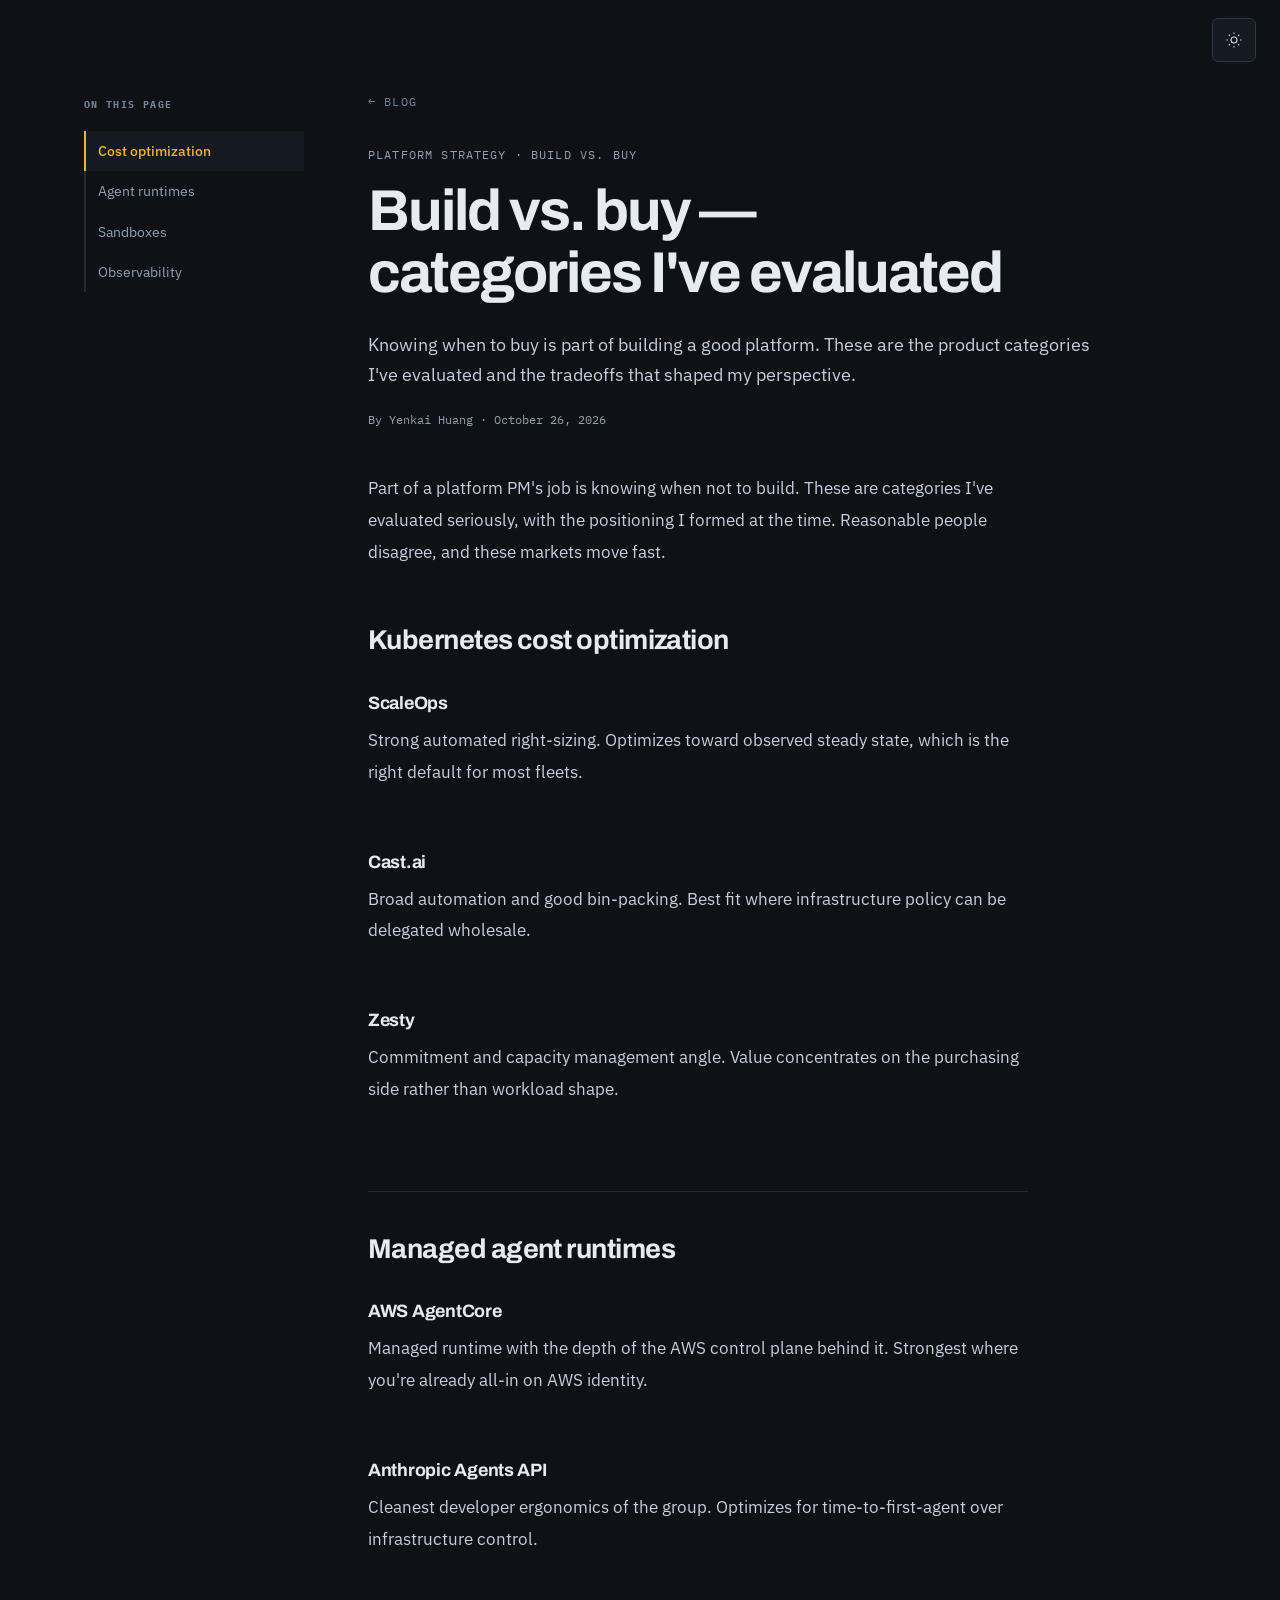
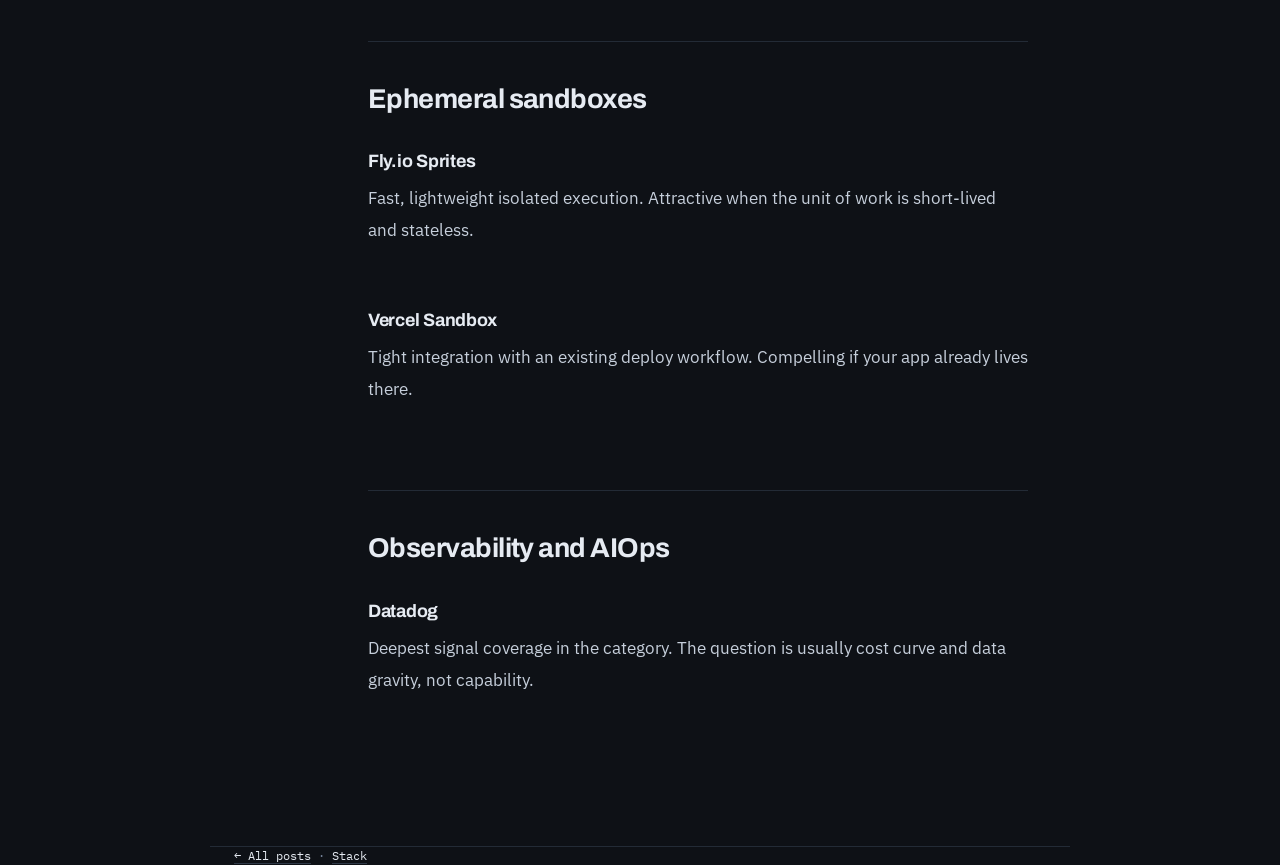
<file: blog/build-vs-buy.html>
<!DOCTYPE html>
<html lang="en">
<head>
<meta charset="UTF-8">
<meta name="viewport" content="width=device-width, initial-scale=1">
<title>Build vs. buy — categories I've evaluated — Yenkai Huang</title>
<meta name="description" content="My perspective on build-versus-buy decisions across Kubernetes cost optimization, agent runtimes, sandboxes, and observability.">
<meta property="og:title" content="Build vs. buy — categories I've evaluated">
<meta property="og:description" content="Product positioning and tradeoffs across the platform categories I have evaluated.">
<link rel="preconnect" href="https://fonts.googleapis.com"><link rel="preconnect" href="https://fonts.gstatic.com" crossorigin><link href="https://fonts.googleapis.com/css2?family=Archivo:wght@700;800&family=IBM+Plex+Sans:wght@400;500;600&family=IBM+Plex+Mono:wght@400;500&display=swap" rel="stylesheet">
<style>
:root{
  --ground:#0e1116; --surface:#151a21; --surface-2:#1b212a;
  --rule:#232b36; --rule-2:#2e3846;
  --ink:#e6ebf2; --ink-2:#c6cfdb; --muted:#93a0b1; --faint:#76849a;
  --accent:#f0b429; --accent-dim:#a8791a;
  --maxw:860px;
}
*,*::before,*::after{box-sizing:border-box;margin:0;padding:0}
html{scroll-behavior:smooth;-webkit-text-size-adjust:100%}
body{
  font-family:'IBM Plex Sans',-apple-system,BlinkMacSystemFont,'Segoe UI',Helvetica,Arial,sans-serif;
  background:var(--ground); color:var(--ink-2);
  line-height:1.62; font-size:16px; -webkit-font-smoothing:antialiased;
}
.wrap{max-width:var(--maxw);margin:0 auto;padding:0 24px}
a{color:var(--ink);text-decoration:underline;text-decoration-color:var(--rule-2);text-underline-offset:3px}
a:hover{color:var(--accent);text-decoration-color:var(--accent)}
:focus-visible{outline:2px solid var(--accent);outline-offset:3px;border-radius:2px}
code,pre,.mono{font-family:'IBM Plex Mono',ui-monospace,SFMono-Regular,Menlo,Consolas,monospace}
.sr{position:absolute;width:1px;height:1px;padding:0;margin:-1px;overflow:hidden;clip:rect(0 0 0 0);white-space:nowrap;border:0}

/* ── Hero: one full viewport, centred, canvas behind ── */
.hero{
  position:relative;min-height:100svh;display:flex;flex-direction:column;
  align-items:center;justify-content:center;text-align:center;
  padding:80px 24px 96px;overflow:hidden;
}
#topo{position:absolute;inset:0;width:100%;height:100%;display:block;z-index:0}
.hero-veil{
  position:absolute;inset:0;z-index:1;pointer-events:none;
  background:radial-gradient(ellipse 58% 48% at 50% 44%,
    rgba(14,17,22,.90) 0%, rgba(14,17,22,.62) 52%, rgba(14,17,22,0) 100%);
}
.hero-inner{position:relative;z-index:2;width:100%;max-width:1040px;display:flex;flex-direction:column;align-items:center;gap:0}
.hero-name{
  font-family:'IBM Plex Mono',ui-monospace,monospace;font-size:.82rem;letter-spacing:.24em;
  text-transform:uppercase;color:var(--muted);margin-bottom:22px;
}
.roleline{
  font-family:'Archivo',-apple-system,Helvetica,Arial,sans-serif;
  font-size:clamp(2rem,7.4vw,5rem);font-weight:800;letter-spacing:-.04em;
  line-height:1.0;color:var(--ink);margin-bottom:28px;
  display:grid;grid-template-columns:minmax(0,1fr);perspective:900px;
}
.roleline>.sizer,.roleline>.live{grid-area:1/1}
.roleline>.sizer{visibility:hidden;pointer-events:none}
.roleline>.live{display:flex;flex-wrap:wrap;justify-content:center;align-items:baseline;gap:0 .16em}
.flip{display:inline-block;transform-origin:50% 60%;backface-visibility:hidden}
.flip.out{animation:flipOut .3s cubic-bezier(.55,0,.85,.2) forwards}
.flip.in{animation:flipIn .38s cubic-bezier(.2,.9,.3,1)}
@keyframes flipOut{to{transform:rotateX(-85deg);opacity:0}}
@keyframes flipIn{from{transform:rotateX(80deg);opacity:0}to{transform:none;opacity:1}}
.flip::after{
  content:"";display:inline-block;width:.42em;height:.82em;background:var(--accent);
  margin-left:.14em;transform:translateY(.02em);animation:blink 1.15s steps(1,end) infinite;
}
.roleline>.sizer .flip::after{animation:none}
@keyframes blink{0%,48%{opacity:1}49%,100%{opacity:0}}
.hero-lede{font-size:1.12rem;color:var(--ink-2);max-width:46ch;margin-bottom:34px;text-wrap:balance}
.hero-contact{
  font-family:'IBM Plex Mono',ui-monospace,monospace;font-size:.8rem;color:var(--muted);
  display:flex;flex-wrap:wrap;justify-content:center;gap:6px 16px;
}
.hero-contact a{color:var(--muted);text-decoration-color:var(--rule-2)}
.hero-contact a:hover{color:var(--accent)}
.scrollcue{
  position:absolute;bottom:30px;left:50%;transform:translateX(-50%);z-index:2;
  font-family:'IBM Plex Mono',monospace;font-size:.64rem;letter-spacing:.2em;
  text-transform:uppercase;color:var(--faint);text-decoration:none;
  display:flex;flex-direction:column;align-items:center;gap:7px;
}
.scrollcue:hover{color:var(--accent)}
.scrollcue span{display:block;width:1px;height:26px;background:linear-gradient(var(--rule-2),transparent);animation:cue 2.4s ease-in-out infinite}
@keyframes cue{0%,100%{opacity:.35;transform:scaleY(.7)}50%{opacity:1;transform:scaleY(1)}}

/* ── Orchestrated entrance ── */
@keyframes rise{from{opacity:0;transform:translateY(10px)}to{opacity:1;transform:none}}
@keyframes settle{from{opacity:0}to{opacity:1}}
#topo{animation:settle 1100ms ease-out both}
.hero-inner>*{animation:rise 560ms cubic-bezier(.2,.75,.3,1) both}
.hero-inner>*:nth-child(1){animation-delay:120ms}
.hero-inner>*:nth-child(2){animation-delay:250ms}
.hero-inner>*:nth-child(3){animation-delay:400ms}
.hero-inner>*:nth-child(4){animation-delay:530ms}
.scrollcue{animation:rise 560ms cubic-bezier(.2,.75,.3,1) both;animation-delay:760ms}

/* ── Tabs ── */
.tabbar{position:sticky;top:0;z-index:30;background:var(--ground);border-bottom:1px solid var(--rule)}
.tablist{max-width:var(--maxw);margin:0 auto;padding:0 24px;display:flex;gap:2px;overflow-x:auto;scrollbar-width:none}
.tablist::-webkit-scrollbar{display:none}
.tab{
  appearance:none;background:none;border:0;border-bottom:2px solid transparent;
  font-family:'IBM Plex Mono',ui-monospace,monospace;font-size:.74rem;letter-spacing:.1em;
  text-transform:uppercase;color:var(--faint);padding:16px 13px 13px;cursor:pointer;
  white-space:nowrap;transition:color .15s,border-color .15s;
}
.tab:hover{color:var(--ink-2)}
.tab[aria-selected="true"]{color:var(--ink);border-bottom-color:var(--accent)}

/* ── Panels ── */
.panel{padding:56px 0 112px}
.panel[hidden]{display:none}
.lede{font-size:1.02rem;color:var(--muted);max-width:60ch;margin-bottom:40px}
h2{
  font-family:'IBM Plex Mono',ui-monospace,monospace;font-size:.7rem;letter-spacing:.18em;
  text-transform:uppercase;color:var(--faint);margin:56px 0 20px;padding-bottom:10px;
  border-bottom:1px solid var(--rule);font-weight:500;
}
h2:first-of-type{margin-top:0}
h3{font-family:'Archivo',sans-serif;font-size:1.12rem;font-weight:700;color:var(--ink);letter-spacing:-.015em;margin-bottom:8px;text-wrap:balance}

/* ── Work cards ── */
.cards{display:grid;grid-template-columns:1fr 1fr;gap:1px;background:var(--rule);border:1px solid var(--rule)}
.card{
  display:flex;flex-direction:column;background:var(--surface);padding:26px 24px 22px;
  text-decoration:none;color:inherit;transition:background .18s;
}
.card:hover{background:var(--surface-2);color:inherit}
.card .kicker{
  font-family:'IBM Plex Mono',ui-monospace,monospace;font-size:.65rem;letter-spacing:.16em;
  text-transform:uppercase;color:var(--faint);margin-bottom:12px;
}
.card p{font-size:.93rem;color:var(--muted);margin-bottom:14px}
.card .metric{font-family:'IBM Plex Mono',ui-monospace,monospace;font-size:.75rem;color:var(--ink-2);line-height:1.55;margin-bottom:14px}
.card .metric::before{content:"→ ";color:var(--accent)}
.card .foot{margin-top:auto;display:flex;justify-content:space-between;align-items:flex-end;gap:12px;padding-top:12px}
.more{font-family:'IBM Plex Mono',ui-monospace,monospace;font-size:.7rem;letter-spacing:.1em;text-transform:uppercase;color:var(--accent);flex:none}
.tags{display:flex;flex-wrap:wrap;gap:5px}
.tag{font-family:'IBM Plex Mono',ui-monospace,monospace;background:var(--surface-2);border:1px solid var(--rule-2);color:var(--muted);font-size:.65rem;padding:2px 8px}

/* ── Domain rows ── */
.domaincards{display:flex;flex-direction:column;border-top:1px solid var(--rule)}
.dcard{
  display:flex;justify-content:space-between;align-items:center;gap:20px;
  border-bottom:1px solid var(--rule);padding:22px 4px;text-decoration:none;color:inherit;
  transition:padding-left .18s,background .18s;
}
.dcard:hover{padding-left:12px;background:var(--surface);color:inherit}
.dcard p{font-size:.9rem;color:var(--muted);margin-top:5px}
.dcard .arrow{color:var(--accent);font-size:1.05rem;flex:none}

/* ── Earlier ── */
.earlier{padding-left:18px;border-left:1px solid var(--rule-2);margin-bottom:22px}
.earlier .role{font-weight:600;color:var(--ink);font-size:.98rem}
.earlier .meta{font-family:'IBM Plex Mono',ui-monospace,monospace;font-size:.71rem;color:var(--faint);letter-spacing:.08em;margin:3px 0 8px}
.earlier p{font-size:.91rem;color:var(--muted)}

/* ── Tables ── */
table{width:100%;border-collapse:collapse;font-size:.9rem;margin-bottom:8px}
th{
  text-align:left;font-family:'IBM Plex Mono',ui-monospace,monospace;font-size:.65rem;letter-spacing:.14em;
  text-transform:uppercase;color:var(--faint);padding:0 14px 10px 0;border-bottom:1px solid var(--rule-2);font-weight:500;
}
td{padding:12px 14px 12px 0;border-bottom:1px solid var(--rule);vertical-align:top;color:var(--muted)}
td:first-child{color:var(--ink);font-weight:500;white-space:nowrap}
.scroller{overflow-x:auto;margin-bottom:28px}
.depth{font-family:'IBM Plex Mono',ui-monospace,monospace;font-size:.63rem;letter-spacing:.1em;text-transform:uppercase;padding:2px 7px;white-space:nowrap}
.d-expert{background:var(--accent);color:var(--ground);font-weight:500}
.d-practiced{background:var(--surface-2);color:var(--ink-2);border:1px solid var(--rule-2)}
.d-familiar{background:transparent;color:var(--faint);border:1px solid var(--rule)}

.rubric{display:grid;grid-template-columns:repeat(3,1fr);gap:1px;background:var(--rule);border:1px solid var(--rule);margin-bottom:36px}
.rubric div{background:var(--surface);padding:18px}
.rubric strong{font-family:'IBM Plex Mono',ui-monospace,monospace;font-size:.7rem;letter-spacing:.12em;text-transform:uppercase;color:var(--accent)}
.rubric p{font-size:.85rem;color:var(--muted);margin-top:8px}

/* ── For Agents ── */
.callout{background:var(--surface);border:1px solid var(--rule);padding:24px;margin-bottom:30px}
.callout p{font-size:.95rem;color:var(--muted)}
.filelink{
  display:inline-flex;align-items:center;gap:9px;margin-top:16px;background:var(--accent);color:var(--ground);
  padding:10px 17px;font-family:'IBM Plex Mono',ui-monospace,monospace;font-size:.76rem;font-weight:500;text-decoration:none;
}
.filelink:hover{background:var(--ink);color:var(--ground)}
.diagram{background:var(--surface);border:1px solid var(--rule);padding:24px 18px;margin-bottom:30px;overflow-x:auto}
.diagram svg{display:block;width:100%;min-width:560px;height:auto}
.decision{margin-bottom:24px}
.decision p{font-size:.93rem;color:var(--muted)}
pre{background:var(--surface);border:1px solid var(--rule);color:var(--ink-2);padding:18px 20px;overflow-x:auto;font-size:.79rem;line-height:1.65;margin-bottom:12px}
.note{font-size:.87rem;color:var(--muted);margin-bottom:28px;max-width:62ch}

/* ── About ── */
.about{display:flex;flex-direction:column;gap:18px}
.about p{font-size:1rem;color:var(--ink-2);max-width:62ch}
.edu{margin-bottom:17px}
.edu .school{font-weight:600;color:var(--ink);font-size:.99rem}
.edu .detail{font-size:.86rem;color:var(--muted)}
.community{display:flex;flex-direction:column;gap:8px}
.community li{font-size:.93rem;color:var(--muted);list-style:none;padding-left:20px;position:relative}
.community li::before{content:"·";position:absolute;left:5px;color:var(--accent);font-weight:700}

/* ── Detail pages ── */
.backlink{font-family:'IBM Plex Mono',ui-monospace,monospace;font-size:.72rem;letter-spacing:.1em;text-transform:uppercase;color:var(--faint);text-decoration:none;display:inline-block;margin-bottom:34px}
.backlink:hover{color:var(--accent)}
.detail-head{padding:60px 0 10px}
.detail-head h1{font-family:'Archivo',sans-serif;font-size:clamp(1.9rem,5vw,2.8rem);font-weight:800;letter-spacing:-.035em;line-height:1.07;color:var(--ink);margin-bottom:16px;max-width:19ch;text-wrap:balance}
.detail-metric{font-family:'IBM Plex Mono',ui-monospace,monospace;font-size:.83rem;color:var(--ink-2);border-top:1px solid var(--rule);padding-top:16px;margin-top:20px;max-width:60ch}
.detail-metric::before{content:"→ ";color:var(--accent)}
.detail-body{padding:20px 0 104px}
.detail-body section{margin-bottom:38px}
.detail-body h2{border:0;margin:0 0 12px;padding:0}
.detail-body p{font-size:1.01rem;color:var(--ink-2);max-width:64ch}
.nextprev{border-top:1px solid var(--rule);padding-top:24px;display:flex;flex-wrap:wrap;gap:10px}
.nextprev a{font-family:'IBM Plex Mono',ui-monospace,monospace;font-size:.74rem;text-decoration:none;border:1px solid var(--rule-2);padding:10px 14px;color:var(--muted)}
.nextprev a:hover{border-color:var(--accent);color:var(--accent)}

footer{border-top:1px solid var(--rule);padding:28px 0 48px;font-family:'IBM Plex Mono',ui-monospace,monospace;font-size:.72rem;color:var(--faint)}

@media (max-width:700px){
  .hero{padding:72px 20px 88px}
  .cards{grid-template-columns:1fr}
  .rubric{grid-template-columns:1fr}
  .panel{padding:40px 0 80px}
}
@media (prefers-reduced-motion:reduce){
  *{transition:none!important;animation:none!important;scroll-behavior:auto!important}
  /* The entrance animates opacity 0 -> 1 with fill-mode both. Killing the
     animation without this would leave the whole hero invisible. */
  #topo,.hero-inner>*,.scrollcue{opacity:1!important;transform:none!important}
}
</style>
<link rel="stylesheet" href="../theme.css">
<script src="../theme.js"></script>
<link rel="stylesheet" href="blog.css">
<meta property="og:type" content="article">
</head>
<body>
<main class="wrap post">
<aside class="post-agenda"><nav class="post-toc" aria-label="On this page"><strong>On this page</strong><ol><li><a href="#cost-optimization">Cost optimization</a></li><li><a href="#agent-runtimes">Agent runtimes</a></li><li><a href="#sandboxes">Sandboxes</a></li><li><a href="#observability">Observability</a></li></ol></nav></aside>
<article>
<header class="post-header">
  <a class="backlink" href="../index.html#blog">&larr; Blog</a>
  <p class="post-kicker">Platform strategy · Build vs. buy</p>
  <h1>Build vs. buy — categories I've evaluated</h1>
  <p class="post-deck">Knowing when to buy is part of building a good platform. These are the product categories I've evaluated and the tradeoffs that shaped my perspective.</p>
  <p class="post-meta">By Yenkai Huang · <time datetime="2026-10-26">October 26, 2026</time></p>
</header>
<div class="post-body post-wide">
  <p>Part of a platform PM's job is knowing when not to build. These are categories I've evaluated seriously, with the positioning I formed at the time. Reasonable people disagree, and these markets move fast.</p>
<section id="cost-optimization"><h2>Kubernetes cost optimization</h2><div class="product-note"><h3>ScaleOps</h3><p>Strong automated right-sizing. Optimizes toward observed steady state, which is the right default for most fleets.</p></div><div class="product-note"><h3>Cast.ai</h3><p>Broad automation and good bin-packing. Best fit where infrastructure policy can be delegated wholesale.</p></div><div class="product-note"><h3>Zesty</h3><p>Commitment and capacity management angle. Value concentrates on the purchasing side rather than workload shape.</p></div></section>
<section id="agent-runtimes"><h2>Managed agent runtimes</h2><div class="product-note"><h3>AWS AgentCore</h3><p>Managed runtime with the depth of the AWS control plane behind it. Strongest where you're already all-in on AWS identity.</p></div><div class="product-note"><h3>Anthropic Agents API</h3><p>Cleanest developer ergonomics of the group. Optimizes for time-to-first-agent over infrastructure control.</p></div></section>
<section id="sandboxes"><h2>Ephemeral sandboxes</h2><div class="product-note"><h3>Fly.io Sprites</h3><p>Fast, lightweight isolated execution. Attractive when the unit of work is short-lived and stateless.</p></div><div class="product-note"><h3>Vercel Sandbox</h3><p>Tight integration with an existing deploy workflow. Compelling if your app already lives there.</p></div></section>
<section id="observability"><h2>Observability and AIOps</h2><div class="product-note"><h3>Datadog</h3><p>Deepest signal coverage in the category. The question is usually cost curve and data gravity, not capability.</p></div></section>
</div>
</article>
</main>
<footer class="wrap"><a href="../index.html#blog">&larr; All posts</a> · <a href="../index.html#stack">Stack</a></footer>
<script src="agenda.js" defer></script>
</body>
</html>
</file>
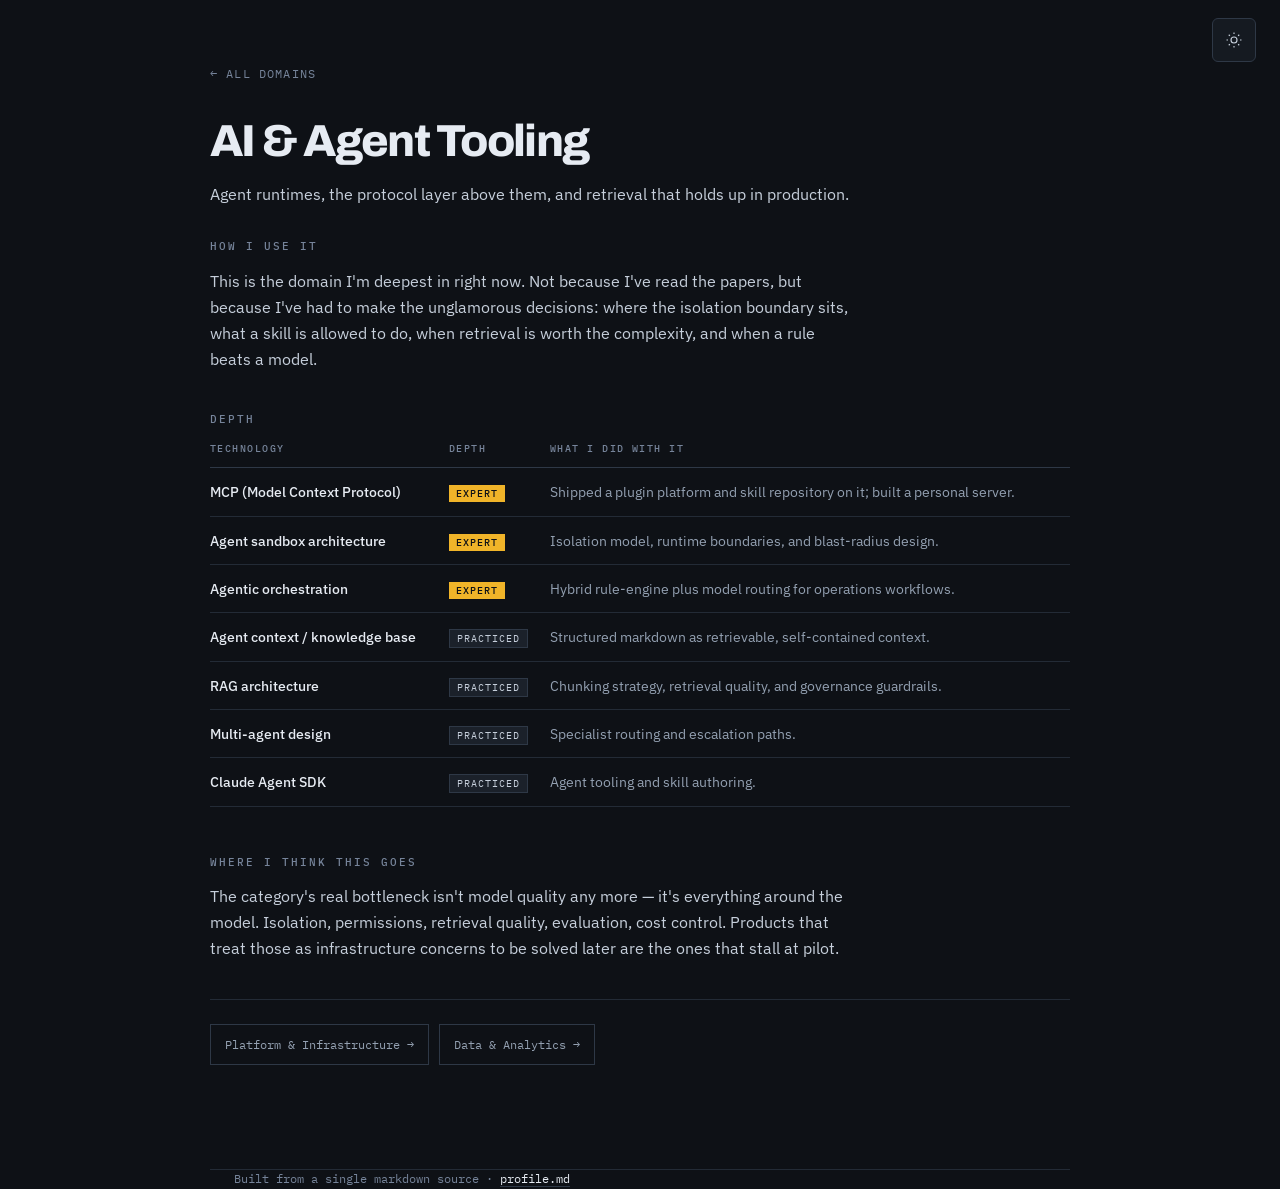
<file: domain/ai-agent-tooling.html>
<!DOCTYPE html>
<html lang="en">
<head>
<meta charset="UTF-8">
<meta name="viewport" content="width=device-width, initial-scale=1">
<title>AI &amp; Agent Tooling — Yenkai Huang</title>
<meta name="description" content="Agent runtimes, the protocol layer above them, and retrieval that holds up in production.">
<meta property="og:title" content="AI &amp; Agent Tooling — Yenkai Huang">
<meta property="og:description" content="Agent runtimes, the protocol layer above them, and retrieval that holds up in production.">
<meta property="og:type" content="website">
<link rel="preconnect" href="https://fonts.googleapis.com"><link rel="preconnect" href="https://fonts.gstatic.com" crossorigin><link href="https://fonts.googleapis.com/css2?family=Archivo:wght@700;800&family=IBM+Plex+Sans:wght@400;500;600&family=IBM+Plex+Mono:wght@400;500&display=swap" rel="stylesheet">
<style>
:root{
  --ground:#0e1116; --surface:#151a21; --surface-2:#1b212a;
  --rule:#232b36; --rule-2:#2e3846;
  --ink:#e6ebf2; --ink-2:#c6cfdb; --muted:#93a0b1; --faint:#76849a;
  --accent:#f0b429; --accent-dim:#a8791a;
  --maxw:860px;
}
*,*::before,*::after{box-sizing:border-box;margin:0;padding:0}
html{scroll-behavior:smooth;-webkit-text-size-adjust:100%}
body{
  font-family:'IBM Plex Sans',-apple-system,BlinkMacSystemFont,'Segoe UI',Helvetica,Arial,sans-serif;
  background:var(--ground); color:var(--ink-2);
  line-height:1.62; font-size:16px; -webkit-font-smoothing:antialiased;
}
.wrap{max-width:var(--maxw);margin:0 auto;padding:0 24px}
a{color:var(--ink);text-decoration:underline;text-decoration-color:var(--rule-2);text-underline-offset:3px}
a:hover{color:var(--accent);text-decoration-color:var(--accent)}
:focus-visible{outline:2px solid var(--accent);outline-offset:3px;border-radius:2px}
code,pre,.mono{font-family:'IBM Plex Mono',ui-monospace,SFMono-Regular,Menlo,Consolas,monospace}
.sr{position:absolute;width:1px;height:1px;padding:0;margin:-1px;overflow:hidden;clip:rect(0 0 0 0);white-space:nowrap;border:0}

/* ── Hero: one full viewport, centred, canvas behind ── */
.hero{
  position:relative;min-height:100svh;display:flex;flex-direction:column;
  align-items:center;justify-content:center;text-align:center;
  padding:80px 24px 96px;overflow:hidden;
}
#topo{position:absolute;inset:0;width:100%;height:100%;display:block;z-index:0}
.hero-veil{
  position:absolute;inset:0;z-index:1;pointer-events:none;
  background:radial-gradient(ellipse 58% 48% at 50% 44%,
    rgba(14,17,22,.90) 0%, rgba(14,17,22,.62) 52%, rgba(14,17,22,0) 100%);
}
.hero-inner{position:relative;z-index:2;width:100%;max-width:1040px;display:flex;flex-direction:column;align-items:center;gap:0}
.hero-name{
  font-family:'IBM Plex Mono',ui-monospace,monospace;font-size:.82rem;letter-spacing:.24em;
  text-transform:uppercase;color:var(--muted);margin-bottom:22px;
}
.roleline{
  font-family:'Archivo',-apple-system,Helvetica,Arial,sans-serif;
  font-size:clamp(2rem,7.4vw,5rem);font-weight:800;letter-spacing:-.04em;
  line-height:1.0;color:var(--ink);margin-bottom:28px;
  display:grid;grid-template-columns:minmax(0,1fr);perspective:900px;
}
.roleline>.sizer,.roleline>.live{grid-area:1/1}
.roleline>.sizer{visibility:hidden;pointer-events:none}
.roleline>.live{display:flex;flex-wrap:wrap;justify-content:center;align-items:baseline;gap:0 .16em}
.flip{display:inline-block;transform-origin:50% 60%;backface-visibility:hidden}
.flip.out{animation:flipOut .3s cubic-bezier(.55,0,.85,.2) forwards}
.flip.in{animation:flipIn .38s cubic-bezier(.2,.9,.3,1)}
@keyframes flipOut{to{transform:rotateX(-85deg);opacity:0}}
@keyframes flipIn{from{transform:rotateX(80deg);opacity:0}to{transform:none;opacity:1}}
.flip::after{
  content:"";display:inline-block;width:.42em;height:.82em;background:var(--accent);
  margin-left:.14em;transform:translateY(.02em);animation:blink 1.15s steps(1,end) infinite;
}
.roleline>.sizer .flip::after{animation:none}
@keyframes blink{0%,48%{opacity:1}49%,100%{opacity:0}}
.hero-lede{font-size:1.12rem;color:var(--ink-2);max-width:46ch;margin-bottom:34px;text-wrap:balance}
.hero-contact{
  font-family:'IBM Plex Mono',ui-monospace,monospace;font-size:.8rem;color:var(--muted);
  display:flex;flex-wrap:wrap;justify-content:center;gap:6px 16px;
}
.hero-contact a{color:var(--muted);text-decoration-color:var(--rule-2)}
.hero-contact a:hover{color:var(--accent)}
.scrollcue{
  position:absolute;bottom:30px;left:50%;transform:translateX(-50%);z-index:2;
  font-family:'IBM Plex Mono',monospace;font-size:.64rem;letter-spacing:.2em;
  text-transform:uppercase;color:var(--faint);text-decoration:none;
  display:flex;flex-direction:column;align-items:center;gap:7px;
}
.scrollcue:hover{color:var(--accent)}
.scrollcue span{display:block;width:1px;height:26px;background:linear-gradient(var(--rule-2),transparent);animation:cue 2.4s ease-in-out infinite}
@keyframes cue{0%,100%{opacity:.35;transform:scaleY(.7)}50%{opacity:1;transform:scaleY(1)}}

/* ── Orchestrated entrance ── */
@keyframes rise{from{opacity:0;transform:translateY(10px)}to{opacity:1;transform:none}}
@keyframes settle{from{opacity:0}to{opacity:1}}
#topo{animation:settle 1100ms ease-out both}
.hero-inner>*{animation:rise 560ms cubic-bezier(.2,.75,.3,1) both}
.hero-inner>*:nth-child(1){animation-delay:120ms}
.hero-inner>*:nth-child(2){animation-delay:250ms}
.hero-inner>*:nth-child(3){animation-delay:400ms}
.hero-inner>*:nth-child(4){animation-delay:530ms}
.scrollcue{animation:rise 560ms cubic-bezier(.2,.75,.3,1) both;animation-delay:760ms}

/* ── Tabs ── */
.tabbar{position:sticky;top:0;z-index:30;background:var(--ground);border-bottom:1px solid var(--rule)}
.tablist{max-width:var(--maxw);margin:0 auto;padding:0 24px;display:flex;gap:2px;overflow-x:auto;scrollbar-width:none}
.tablist::-webkit-scrollbar{display:none}
.tab{
  appearance:none;background:none;border:0;border-bottom:2px solid transparent;
  font-family:'IBM Plex Mono',ui-monospace,monospace;font-size:.74rem;letter-spacing:.1em;
  text-transform:uppercase;color:var(--faint);padding:16px 13px 13px;cursor:pointer;
  white-space:nowrap;transition:color .15s,border-color .15s;
}
.tab:hover{color:var(--ink-2)}
.tab[aria-selected="true"]{color:var(--ink);border-bottom-color:var(--accent)}

/* ── Panels ── */
.panel{padding:56px 0 112px}
.panel[hidden]{display:none}
.lede{font-size:1.02rem;color:var(--muted);max-width:60ch;margin-bottom:40px}
h2{
  font-family:'IBM Plex Mono',ui-monospace,monospace;font-size:.7rem;letter-spacing:.18em;
  text-transform:uppercase;color:var(--faint);margin:56px 0 20px;padding-bottom:10px;
  border-bottom:1px solid var(--rule);font-weight:500;
}
h2:first-of-type{margin-top:0}
h3{font-family:'Archivo',sans-serif;font-size:1.12rem;font-weight:700;color:var(--ink);letter-spacing:-.015em;margin-bottom:8px;text-wrap:balance}

/* ── Work cards ── */
.cards{display:grid;grid-template-columns:1fr 1fr;gap:1px;background:var(--rule);border:1px solid var(--rule)}
.card{
  display:flex;flex-direction:column;background:var(--surface);padding:26px 24px 22px;
  text-decoration:none;color:inherit;transition:background .18s;
}
.card:hover{background:var(--surface-2);color:inherit}
.card .kicker{
  font-family:'IBM Plex Mono',ui-monospace,monospace;font-size:.65rem;letter-spacing:.16em;
  text-transform:uppercase;color:var(--faint);margin-bottom:12px;
}
.card p{font-size:.93rem;color:var(--muted);margin-bottom:14px}
.card .metric{font-family:'IBM Plex Mono',ui-monospace,monospace;font-size:.75rem;color:var(--ink-2);line-height:1.55;margin-bottom:14px}
.card .metric::before{content:"→ ";color:var(--accent)}
.card .foot{margin-top:auto;display:flex;justify-content:space-between;align-items:flex-end;gap:12px;padding-top:12px}
.more{font-family:'IBM Plex Mono',ui-monospace,monospace;font-size:.7rem;letter-spacing:.1em;text-transform:uppercase;color:var(--accent);flex:none}
.tags{display:flex;flex-wrap:wrap;gap:5px}
.tag{font-family:'IBM Plex Mono',ui-monospace,monospace;background:var(--surface-2);border:1px solid var(--rule-2);color:var(--muted);font-size:.65rem;padding:2px 8px}

/* ── Domain rows ── */
.domaincards{display:flex;flex-direction:column;border-top:1px solid var(--rule)}
.dcard{
  display:flex;justify-content:space-between;align-items:center;gap:20px;
  border-bottom:1px solid var(--rule);padding:22px 4px;text-decoration:none;color:inherit;
  transition:padding-left .18s,background .18s;
}
.dcard:hover{padding-left:12px;background:var(--surface);color:inherit}
.dcard p{font-size:.9rem;color:var(--muted);margin-top:5px}
.dcard .arrow{color:var(--accent);font-size:1.05rem;flex:none}

/* ── Earlier ── */
.earlier{padding-left:18px;border-left:1px solid var(--rule-2);margin-bottom:22px}
.earlier .role{font-weight:600;color:var(--ink);font-size:.98rem}
.earlier .meta{font-family:'IBM Plex Mono',ui-monospace,monospace;font-size:.71rem;color:var(--faint);letter-spacing:.08em;margin:3px 0 8px}
.earlier p{font-size:.91rem;color:var(--muted)}

/* ── Tables ── */
table{width:100%;border-collapse:collapse;font-size:.9rem;margin-bottom:8px}
th{
  text-align:left;font-family:'IBM Plex Mono',ui-monospace,monospace;font-size:.65rem;letter-spacing:.14em;
  text-transform:uppercase;color:var(--faint);padding:0 14px 10px 0;border-bottom:1px solid var(--rule-2);font-weight:500;
}
td{padding:12px 14px 12px 0;border-bottom:1px solid var(--rule);vertical-align:top;color:var(--muted)}
td:first-child{color:var(--ink);font-weight:500;white-space:nowrap}
.scroller{overflow-x:auto;margin-bottom:28px}
.depth{font-family:'IBM Plex Mono',ui-monospace,monospace;font-size:.63rem;letter-spacing:.1em;text-transform:uppercase;padding:2px 7px;white-space:nowrap}
.d-expert{background:var(--accent);color:var(--ground);font-weight:500}
.d-practiced{background:var(--surface-2);color:var(--ink-2);border:1px solid var(--rule-2)}
.d-familiar{background:transparent;color:var(--faint);border:1px solid var(--rule)}

.rubric{display:grid;grid-template-columns:repeat(3,1fr);gap:1px;background:var(--rule);border:1px solid var(--rule);margin-bottom:36px}
.rubric div{background:var(--surface);padding:18px}
.rubric strong{font-family:'IBM Plex Mono',ui-monospace,monospace;font-size:.7rem;letter-spacing:.12em;text-transform:uppercase;color:var(--accent)}
.rubric p{font-size:.85rem;color:var(--muted);margin-top:8px}

/* ── For Agents ── */
.callout{background:var(--surface);border:1px solid var(--rule);padding:24px;margin-bottom:30px}
.callout p{font-size:.95rem;color:var(--muted)}
.filelink{
  display:inline-flex;align-items:center;gap:9px;margin-top:16px;background:var(--accent);color:var(--ground);
  padding:10px 17px;font-family:'IBM Plex Mono',ui-monospace,monospace;font-size:.76rem;font-weight:500;text-decoration:none;
}
.filelink:hover{background:var(--ink);color:var(--ground)}
.diagram{background:var(--surface);border:1px solid var(--rule);padding:24px 18px;margin-bottom:30px;overflow-x:auto}
.diagram svg{display:block;width:100%;min-width:560px;height:auto}
.decision{margin-bottom:24px}
.decision p{font-size:.93rem;color:var(--muted)}
pre{background:var(--surface);border:1px solid var(--rule);color:var(--ink-2);padding:18px 20px;overflow-x:auto;font-size:.79rem;line-height:1.65;margin-bottom:12px}
.note{font-size:.87rem;color:var(--muted);margin-bottom:28px;max-width:62ch}

/* ── About ── */
.about{display:flex;flex-direction:column;gap:18px}
.about p{font-size:1rem;color:var(--ink-2);max-width:62ch}
.edu{margin-bottom:17px}
.edu .school{font-weight:600;color:var(--ink);font-size:.99rem}
.edu .detail{font-size:.86rem;color:var(--muted)}
.community{display:flex;flex-direction:column;gap:8px}
.community li{font-size:.93rem;color:var(--muted);list-style:none;padding-left:20px;position:relative}
.community li::before{content:"·";position:absolute;left:5px;color:var(--accent);font-weight:700}

/* ── Detail pages ── */
.backlink{font-family:'IBM Plex Mono',ui-monospace,monospace;font-size:.72rem;letter-spacing:.1em;text-transform:uppercase;color:var(--faint);text-decoration:none;display:inline-block;margin-bottom:34px}
.backlink:hover{color:var(--accent)}
.detail-head{padding:60px 0 10px}
.detail-head h1{font-family:'Archivo',sans-serif;font-size:clamp(1.9rem,5vw,2.8rem);font-weight:800;letter-spacing:-.035em;line-height:1.07;color:var(--ink);margin-bottom:16px;max-width:19ch;text-wrap:balance}
.detail-metric{font-family:'IBM Plex Mono',ui-monospace,monospace;font-size:.83rem;color:var(--ink-2);border-top:1px solid var(--rule);padding-top:16px;margin-top:20px;max-width:60ch}
.detail-metric::before{content:"→ ";color:var(--accent)}
.detail-body{padding:20px 0 104px}
.detail-body section{margin-bottom:38px}
.detail-body h2{border:0;margin:0 0 12px;padding:0}
.detail-body p{font-size:1.01rem;color:var(--ink-2);max-width:64ch}
.nextprev{border-top:1px solid var(--rule);padding-top:24px;display:flex;flex-wrap:wrap;gap:10px}
.nextprev a{font-family:'IBM Plex Mono',ui-monospace,monospace;font-size:.74rem;text-decoration:none;border:1px solid var(--rule-2);padding:10px 14px;color:var(--muted)}
.nextprev a:hover{border-color:var(--accent);color:var(--accent)}

footer{border-top:1px solid var(--rule);padding:28px 0 48px;font-family:'IBM Plex Mono',ui-monospace,monospace;font-size:.72rem;color:var(--faint)}

@media (max-width:700px){
  .hero{padding:72px 20px 88px}
  .cards{grid-template-columns:1fr}
  .rubric{grid-template-columns:1fr}
  .panel{padding:40px 0 80px}
}
@media (prefers-reduced-motion:reduce){
  *{transition:none!important;animation:none!important;scroll-behavior:auto!important}
  /* The entrance animates opacity 0 -> 1 with fill-mode both. Killing the
     animation without this would leave the whole hero invisible. */
  #topo,.hero-inner>*,.scrollcue{opacity:1!important;transform:none!important}
}
</style>
<link rel="stylesheet" href="../theme.css">
<script src="../theme.js"></script>
</head>
<body>

<div class="wrap detail-head">
  <a class="backlink" href="../index.html#stack">&larr; All domains</a>
  <h1>AI &amp; Agent Tooling</h1>
  <p class="hero-sub">Agent runtimes, the protocol layer above them, and retrieval that holds up in production.</p>
</div>
<div class="wrap detail-body">
  <section><h2>How I use it</h2><p>This is the domain I'm deepest in right now. Not because I've read the papers, but because I've had to make the unglamorous decisions: where the isolation boundary sits, what a skill is allowed to do, when retrieval is worth the complexity, and when a rule beats a model.</p></section>
  <section>
    <h2>Depth</h2>
    <div class="scroller"><table>
      <thead><tr><th>Technology</th><th>Depth</th><th>What I did with it</th></tr></thead>
      <tbody><tr><td>MCP (Model Context Protocol)</td><td><span class="depth d-expert">Expert</span></td><td>Shipped a plugin platform and skill repository on it; built a personal server.</td></tr><tr><td>Agent sandbox architecture</td><td><span class="depth d-expert">Expert</span></td><td>Isolation model, runtime boundaries, and blast-radius design.</td></tr><tr><td>Agentic orchestration</td><td><span class="depth d-expert">Expert</span></td><td>Hybrid rule-engine plus model routing for operations workflows.</td></tr><tr><td>Agent context / knowledge base</td><td><span class="depth d-practiced">Practiced</span></td><td>Structured markdown as retrievable, self-contained context.</td></tr><tr><td>RAG architecture</td><td><span class="depth d-practiced">Practiced</span></td><td>Chunking strategy, retrieval quality, and governance guardrails.</td></tr><tr><td>Multi-agent design</td><td><span class="depth d-practiced">Practiced</span></td><td>Specialist routing and escalation paths.</td></tr><tr><td>Claude Agent SDK</td><td><span class="depth d-practiced">Practiced</span></td><td>Agent tooling and skill authoring.</td></tr></tbody>
    </table></div>
  </section>
  <section><h2>Where I think this goes</h2><p>The category's real bottleneck isn't model quality any more — it's everything around the model. Isolation, permissions, retrieval quality, evaluation, cost control. Products that treat those as infrastructure concerns to be solved later are the ones that stall at pilot.</p></section>
  <div class="nextprev"><a href="platform-infra.html">Platform &amp; Infrastructure &rarr;</a><a href="data-analytics.html">Data &amp; Analytics &rarr;</a></div>
</div>
<footer class="wrap">
  Built from a single markdown source · <a href="../profile.md">profile.md</a>
</footer>
<script></script>
</body>
</html>
</file>
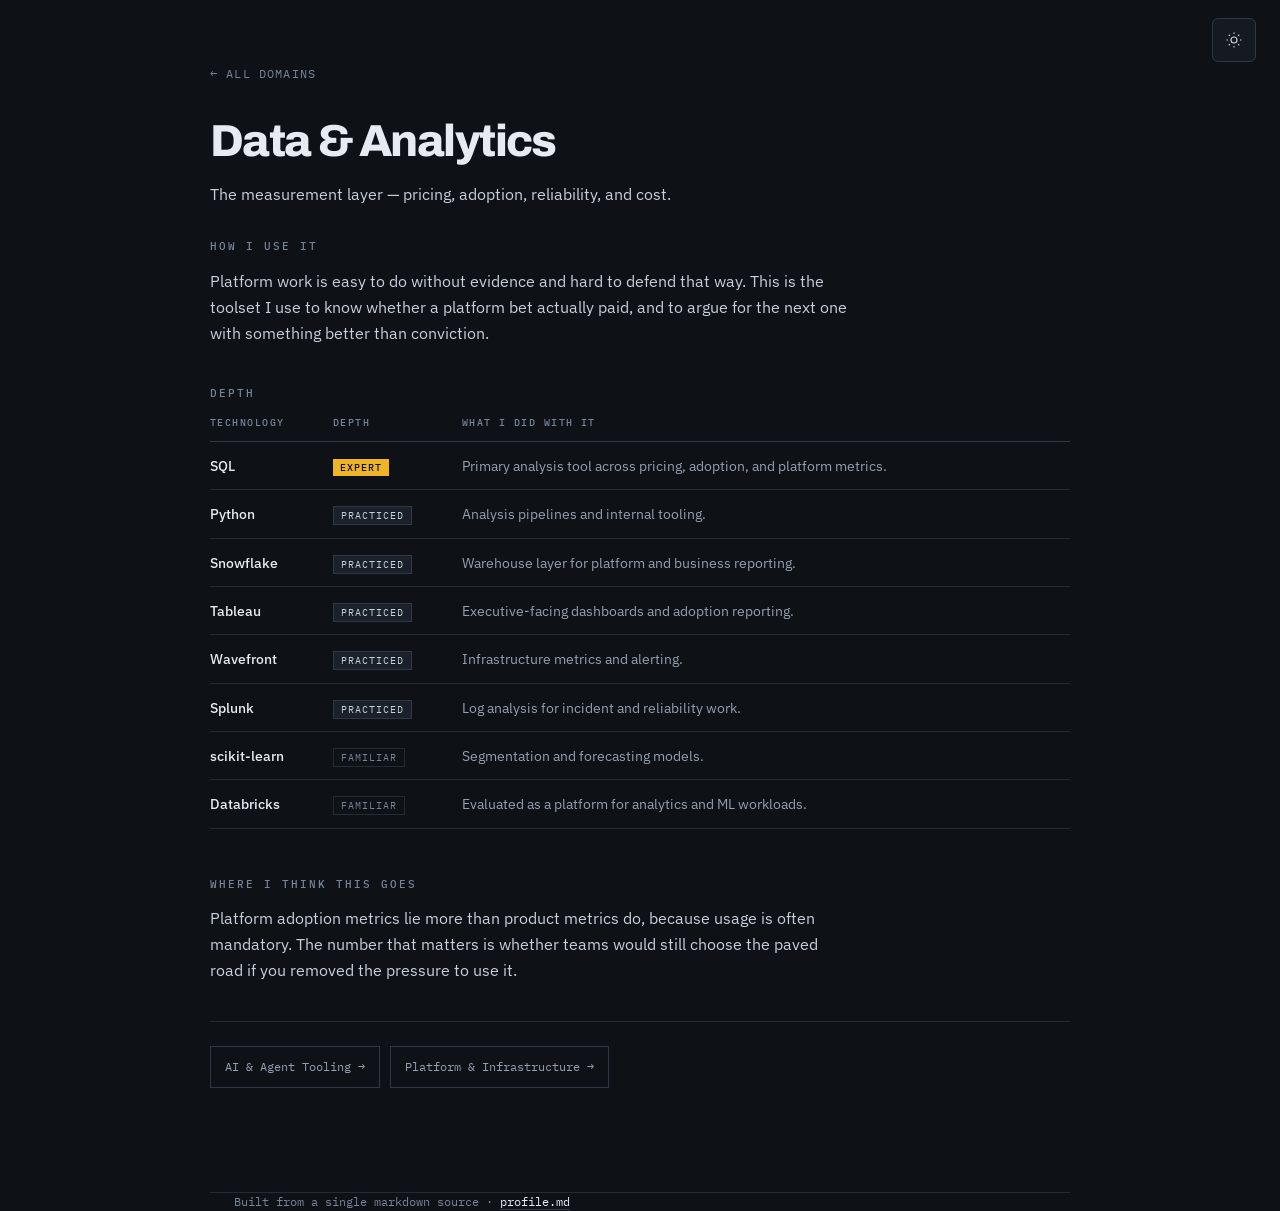
<file: domain/data-analytics.html>
<!DOCTYPE html>
<html lang="en">
<head>
<meta charset="UTF-8">
<meta name="viewport" content="width=device-width, initial-scale=1">
<title>Data &amp; Analytics — Yenkai Huang</title>
<meta name="description" content="The measurement layer — pricing, adoption, reliability, and cost.">
<meta property="og:title" content="Data &amp; Analytics — Yenkai Huang">
<meta property="og:description" content="The measurement layer — pricing, adoption, reliability, and cost.">
<meta property="og:type" content="website">
<link rel="preconnect" href="https://fonts.googleapis.com"><link rel="preconnect" href="https://fonts.gstatic.com" crossorigin><link href="https://fonts.googleapis.com/css2?family=Archivo:wght@700;800&family=IBM+Plex+Sans:wght@400;500;600&family=IBM+Plex+Mono:wght@400;500&display=swap" rel="stylesheet">
<style>
:root{
  --ground:#0e1116; --surface:#151a21; --surface-2:#1b212a;
  --rule:#232b36; --rule-2:#2e3846;
  --ink:#e6ebf2; --ink-2:#c6cfdb; --muted:#93a0b1; --faint:#76849a;
  --accent:#f0b429; --accent-dim:#a8791a;
  --maxw:860px;
}
*,*::before,*::after{box-sizing:border-box;margin:0;padding:0}
html{scroll-behavior:smooth;-webkit-text-size-adjust:100%}
body{
  font-family:'IBM Plex Sans',-apple-system,BlinkMacSystemFont,'Segoe UI',Helvetica,Arial,sans-serif;
  background:var(--ground); color:var(--ink-2);
  line-height:1.62; font-size:16px; -webkit-font-smoothing:antialiased;
}
.wrap{max-width:var(--maxw);margin:0 auto;padding:0 24px}
a{color:var(--ink);text-decoration:underline;text-decoration-color:var(--rule-2);text-underline-offset:3px}
a:hover{color:var(--accent);text-decoration-color:var(--accent)}
:focus-visible{outline:2px solid var(--accent);outline-offset:3px;border-radius:2px}
code,pre,.mono{font-family:'IBM Plex Mono',ui-monospace,SFMono-Regular,Menlo,Consolas,monospace}
.sr{position:absolute;width:1px;height:1px;padding:0;margin:-1px;overflow:hidden;clip:rect(0 0 0 0);white-space:nowrap;border:0}

/* ── Hero: one full viewport, centred, canvas behind ── */
.hero{
  position:relative;min-height:100svh;display:flex;flex-direction:column;
  align-items:center;justify-content:center;text-align:center;
  padding:80px 24px 96px;overflow:hidden;
}
#topo{position:absolute;inset:0;width:100%;height:100%;display:block;z-index:0}
.hero-veil{
  position:absolute;inset:0;z-index:1;pointer-events:none;
  background:radial-gradient(ellipse 58% 48% at 50% 44%,
    rgba(14,17,22,.90) 0%, rgba(14,17,22,.62) 52%, rgba(14,17,22,0) 100%);
}
.hero-inner{position:relative;z-index:2;width:100%;max-width:1040px;display:flex;flex-direction:column;align-items:center;gap:0}
.hero-name{
  font-family:'IBM Plex Mono',ui-monospace,monospace;font-size:.82rem;letter-spacing:.24em;
  text-transform:uppercase;color:var(--muted);margin-bottom:22px;
}
.roleline{
  font-family:'Archivo',-apple-system,Helvetica,Arial,sans-serif;
  font-size:clamp(2rem,7.4vw,5rem);font-weight:800;letter-spacing:-.04em;
  line-height:1.0;color:var(--ink);margin-bottom:28px;
  display:grid;grid-template-columns:minmax(0,1fr);perspective:900px;
}
.roleline>.sizer,.roleline>.live{grid-area:1/1}
.roleline>.sizer{visibility:hidden;pointer-events:none}
.roleline>.live{display:flex;flex-wrap:wrap;justify-content:center;align-items:baseline;gap:0 .16em}
.flip{display:inline-block;transform-origin:50% 60%;backface-visibility:hidden}
.flip.out{animation:flipOut .3s cubic-bezier(.55,0,.85,.2) forwards}
.flip.in{animation:flipIn .38s cubic-bezier(.2,.9,.3,1)}
@keyframes flipOut{to{transform:rotateX(-85deg);opacity:0}}
@keyframes flipIn{from{transform:rotateX(80deg);opacity:0}to{transform:none;opacity:1}}
.flip::after{
  content:"";display:inline-block;width:.42em;height:.82em;background:var(--accent);
  margin-left:.14em;transform:translateY(.02em);animation:blink 1.15s steps(1,end) infinite;
}
.roleline>.sizer .flip::after{animation:none}
@keyframes blink{0%,48%{opacity:1}49%,100%{opacity:0}}
.hero-lede{font-size:1.12rem;color:var(--ink-2);max-width:46ch;margin-bottom:34px;text-wrap:balance}
.hero-contact{
  font-family:'IBM Plex Mono',ui-monospace,monospace;font-size:.8rem;color:var(--muted);
  display:flex;flex-wrap:wrap;justify-content:center;gap:6px 16px;
}
.hero-contact a{color:var(--muted);text-decoration-color:var(--rule-2)}
.hero-contact a:hover{color:var(--accent)}
.scrollcue{
  position:absolute;bottom:30px;left:50%;transform:translateX(-50%);z-index:2;
  font-family:'IBM Plex Mono',monospace;font-size:.64rem;letter-spacing:.2em;
  text-transform:uppercase;color:var(--faint);text-decoration:none;
  display:flex;flex-direction:column;align-items:center;gap:7px;
}
.scrollcue:hover{color:var(--accent)}
.scrollcue span{display:block;width:1px;height:26px;background:linear-gradient(var(--rule-2),transparent);animation:cue 2.4s ease-in-out infinite}
@keyframes cue{0%,100%{opacity:.35;transform:scaleY(.7)}50%{opacity:1;transform:scaleY(1)}}

/* ── Orchestrated entrance ── */
@keyframes rise{from{opacity:0;transform:translateY(10px)}to{opacity:1;transform:none}}
@keyframes settle{from{opacity:0}to{opacity:1}}
#topo{animation:settle 1100ms ease-out both}
.hero-inner>*{animation:rise 560ms cubic-bezier(.2,.75,.3,1) both}
.hero-inner>*:nth-child(1){animation-delay:120ms}
.hero-inner>*:nth-child(2){animation-delay:250ms}
.hero-inner>*:nth-child(3){animation-delay:400ms}
.hero-inner>*:nth-child(4){animation-delay:530ms}
.scrollcue{animation:rise 560ms cubic-bezier(.2,.75,.3,1) both;animation-delay:760ms}

/* ── Tabs ── */
.tabbar{position:sticky;top:0;z-index:30;background:var(--ground);border-bottom:1px solid var(--rule)}
.tablist{max-width:var(--maxw);margin:0 auto;padding:0 24px;display:flex;gap:2px;overflow-x:auto;scrollbar-width:none}
.tablist::-webkit-scrollbar{display:none}
.tab{
  appearance:none;background:none;border:0;border-bottom:2px solid transparent;
  font-family:'IBM Plex Mono',ui-monospace,monospace;font-size:.74rem;letter-spacing:.1em;
  text-transform:uppercase;color:var(--faint);padding:16px 13px 13px;cursor:pointer;
  white-space:nowrap;transition:color .15s,border-color .15s;
}
.tab:hover{color:var(--ink-2)}
.tab[aria-selected="true"]{color:var(--ink);border-bottom-color:var(--accent)}

/* ── Panels ── */
.panel{padding:56px 0 112px}
.panel[hidden]{display:none}
.lede{font-size:1.02rem;color:var(--muted);max-width:60ch;margin-bottom:40px}
h2{
  font-family:'IBM Plex Mono',ui-monospace,monospace;font-size:.7rem;letter-spacing:.18em;
  text-transform:uppercase;color:var(--faint);margin:56px 0 20px;padding-bottom:10px;
  border-bottom:1px solid var(--rule);font-weight:500;
}
h2:first-of-type{margin-top:0}
h3{font-family:'Archivo',sans-serif;font-size:1.12rem;font-weight:700;color:var(--ink);letter-spacing:-.015em;margin-bottom:8px;text-wrap:balance}

/* ── Work cards ── */
.cards{display:grid;grid-template-columns:1fr 1fr;gap:1px;background:var(--rule);border:1px solid var(--rule)}
.card{
  display:flex;flex-direction:column;background:var(--surface);padding:26px 24px 22px;
  text-decoration:none;color:inherit;transition:background .18s;
}
.card:hover{background:var(--surface-2);color:inherit}
.card .kicker{
  font-family:'IBM Plex Mono',ui-monospace,monospace;font-size:.65rem;letter-spacing:.16em;
  text-transform:uppercase;color:var(--faint);margin-bottom:12px;
}
.card p{font-size:.93rem;color:var(--muted);margin-bottom:14px}
.card .metric{font-family:'IBM Plex Mono',ui-monospace,monospace;font-size:.75rem;color:var(--ink-2);line-height:1.55;margin-bottom:14px}
.card .metric::before{content:"→ ";color:var(--accent)}
.card .foot{margin-top:auto;display:flex;justify-content:space-between;align-items:flex-end;gap:12px;padding-top:12px}
.more{font-family:'IBM Plex Mono',ui-monospace,monospace;font-size:.7rem;letter-spacing:.1em;text-transform:uppercase;color:var(--accent);flex:none}
.tags{display:flex;flex-wrap:wrap;gap:5px}
.tag{font-family:'IBM Plex Mono',ui-monospace,monospace;background:var(--surface-2);border:1px solid var(--rule-2);color:var(--muted);font-size:.65rem;padding:2px 8px}

/* ── Domain rows ── */
.domaincards{display:flex;flex-direction:column;border-top:1px solid var(--rule)}
.dcard{
  display:flex;justify-content:space-between;align-items:center;gap:20px;
  border-bottom:1px solid var(--rule);padding:22px 4px;text-decoration:none;color:inherit;
  transition:padding-left .18s,background .18s;
}
.dcard:hover{padding-left:12px;background:var(--surface);color:inherit}
.dcard p{font-size:.9rem;color:var(--muted);margin-top:5px}
.dcard .arrow{color:var(--accent);font-size:1.05rem;flex:none}

/* ── Earlier ── */
.earlier{padding-left:18px;border-left:1px solid var(--rule-2);margin-bottom:22px}
.earlier .role{font-weight:600;color:var(--ink);font-size:.98rem}
.earlier .meta{font-family:'IBM Plex Mono',ui-monospace,monospace;font-size:.71rem;color:var(--faint);letter-spacing:.08em;margin:3px 0 8px}
.earlier p{font-size:.91rem;color:var(--muted)}

/* ── Tables ── */
table{width:100%;border-collapse:collapse;font-size:.9rem;margin-bottom:8px}
th{
  text-align:left;font-family:'IBM Plex Mono',ui-monospace,monospace;font-size:.65rem;letter-spacing:.14em;
  text-transform:uppercase;color:var(--faint);padding:0 14px 10px 0;border-bottom:1px solid var(--rule-2);font-weight:500;
}
td{padding:12px 14px 12px 0;border-bottom:1px solid var(--rule);vertical-align:top;color:var(--muted)}
td:first-child{color:var(--ink);font-weight:500;white-space:nowrap}
.scroller{overflow-x:auto;margin-bottom:28px}
.depth{font-family:'IBM Plex Mono',ui-monospace,monospace;font-size:.63rem;letter-spacing:.1em;text-transform:uppercase;padding:2px 7px;white-space:nowrap}
.d-expert{background:var(--accent);color:var(--ground);font-weight:500}
.d-practiced{background:var(--surface-2);color:var(--ink-2);border:1px solid var(--rule-2)}
.d-familiar{background:transparent;color:var(--faint);border:1px solid var(--rule)}

.rubric{display:grid;grid-template-columns:repeat(3,1fr);gap:1px;background:var(--rule);border:1px solid var(--rule);margin-bottom:36px}
.rubric div{background:var(--surface);padding:18px}
.rubric strong{font-family:'IBM Plex Mono',ui-monospace,monospace;font-size:.7rem;letter-spacing:.12em;text-transform:uppercase;color:var(--accent)}
.rubric p{font-size:.85rem;color:var(--muted);margin-top:8px}

/* ── For Agents ── */
.callout{background:var(--surface);border:1px solid var(--rule);padding:24px;margin-bottom:30px}
.callout p{font-size:.95rem;color:var(--muted)}
.filelink{
  display:inline-flex;align-items:center;gap:9px;margin-top:16px;background:var(--accent);color:var(--ground);
  padding:10px 17px;font-family:'IBM Plex Mono',ui-monospace,monospace;font-size:.76rem;font-weight:500;text-decoration:none;
}
.filelink:hover{background:var(--ink);color:var(--ground)}
.diagram{background:var(--surface);border:1px solid var(--rule);padding:24px 18px;margin-bottom:30px;overflow-x:auto}
.diagram svg{display:block;width:100%;min-width:560px;height:auto}
.decision{margin-bottom:24px}
.decision p{font-size:.93rem;color:var(--muted)}
pre{background:var(--surface);border:1px solid var(--rule);color:var(--ink-2);padding:18px 20px;overflow-x:auto;font-size:.79rem;line-height:1.65;margin-bottom:12px}
.note{font-size:.87rem;color:var(--muted);margin-bottom:28px;max-width:62ch}

/* ── About ── */
.about{display:flex;flex-direction:column;gap:18px}
.about p{font-size:1rem;color:var(--ink-2);max-width:62ch}
.edu{margin-bottom:17px}
.edu .school{font-weight:600;color:var(--ink);font-size:.99rem}
.edu .detail{font-size:.86rem;color:var(--muted)}
.community{display:flex;flex-direction:column;gap:8px}
.community li{font-size:.93rem;color:var(--muted);list-style:none;padding-left:20px;position:relative}
.community li::before{content:"·";position:absolute;left:5px;color:var(--accent);font-weight:700}

/* ── Detail pages ── */
.backlink{font-family:'IBM Plex Mono',ui-monospace,monospace;font-size:.72rem;letter-spacing:.1em;text-transform:uppercase;color:var(--faint);text-decoration:none;display:inline-block;margin-bottom:34px}
.backlink:hover{color:var(--accent)}
.detail-head{padding:60px 0 10px}
.detail-head h1{font-family:'Archivo',sans-serif;font-size:clamp(1.9rem,5vw,2.8rem);font-weight:800;letter-spacing:-.035em;line-height:1.07;color:var(--ink);margin-bottom:16px;max-width:19ch;text-wrap:balance}
.detail-metric{font-family:'IBM Plex Mono',ui-monospace,monospace;font-size:.83rem;color:var(--ink-2);border-top:1px solid var(--rule);padding-top:16px;margin-top:20px;max-width:60ch}
.detail-metric::before{content:"→ ";color:var(--accent)}
.detail-body{padding:20px 0 104px}
.detail-body section{margin-bottom:38px}
.detail-body h2{border:0;margin:0 0 12px;padding:0}
.detail-body p{font-size:1.01rem;color:var(--ink-2);max-width:64ch}
.nextprev{border-top:1px solid var(--rule);padding-top:24px;display:flex;flex-wrap:wrap;gap:10px}
.nextprev a{font-family:'IBM Plex Mono',ui-monospace,monospace;font-size:.74rem;text-decoration:none;border:1px solid var(--rule-2);padding:10px 14px;color:var(--muted)}
.nextprev a:hover{border-color:var(--accent);color:var(--accent)}

footer{border-top:1px solid var(--rule);padding:28px 0 48px;font-family:'IBM Plex Mono',ui-monospace,monospace;font-size:.72rem;color:var(--faint)}

@media (max-width:700px){
  .hero{padding:72px 20px 88px}
  .cards{grid-template-columns:1fr}
  .rubric{grid-template-columns:1fr}
  .panel{padding:40px 0 80px}
}
@media (prefers-reduced-motion:reduce){
  *{transition:none!important;animation:none!important;scroll-behavior:auto!important}
  /* The entrance animates opacity 0 -> 1 with fill-mode both. Killing the
     animation without this would leave the whole hero invisible. */
  #topo,.hero-inner>*,.scrollcue{opacity:1!important;transform:none!important}
}
</style>
<link rel="stylesheet" href="../theme.css">
<script src="../theme.js"></script>
</head>
<body>

<div class="wrap detail-head">
  <a class="backlink" href="../index.html#stack">&larr; All domains</a>
  <h1>Data &amp; Analytics</h1>
  <p class="hero-sub">The measurement layer — pricing, adoption, reliability, and cost.</p>
</div>
<div class="wrap detail-body">
  <section><h2>How I use it</h2><p>Platform work is easy to do without evidence and hard to defend that way. This is the toolset I use to know whether a platform bet actually paid, and to argue for the next one with something better than conviction.</p></section>
  <section>
    <h2>Depth</h2>
    <div class="scroller"><table>
      <thead><tr><th>Technology</th><th>Depth</th><th>What I did with it</th></tr></thead>
      <tbody><tr><td>SQL</td><td><span class="depth d-expert">Expert</span></td><td>Primary analysis tool across pricing, adoption, and platform metrics.</td></tr><tr><td>Python</td><td><span class="depth d-practiced">Practiced</span></td><td>Analysis pipelines and internal tooling.</td></tr><tr><td>Snowflake</td><td><span class="depth d-practiced">Practiced</span></td><td>Warehouse layer for platform and business reporting.</td></tr><tr><td>Tableau</td><td><span class="depth d-practiced">Practiced</span></td><td>Executive-facing dashboards and adoption reporting.</td></tr><tr><td>Wavefront</td><td><span class="depth d-practiced">Practiced</span></td><td>Infrastructure metrics and alerting.</td></tr><tr><td>Splunk</td><td><span class="depth d-practiced">Practiced</span></td><td>Log analysis for incident and reliability work.</td></tr><tr><td>scikit-learn</td><td><span class="depth d-familiar">Familiar</span></td><td>Segmentation and forecasting models.</td></tr><tr><td>Databricks</td><td><span class="depth d-familiar">Familiar</span></td><td>Evaluated as a platform for analytics and ML workloads.</td></tr></tbody>
    </table></div>
  </section>
  <section><h2>Where I think this goes</h2><p>Platform adoption metrics lie more than product metrics do, because usage is often mandatory. The number that matters is whether teams would still choose the paved road if you removed the pressure to use it.</p></section>
  <div class="nextprev"><a href="ai-agent-tooling.html">AI &amp; Agent Tooling &rarr;</a><a href="platform-infra.html">Platform &amp; Infrastructure &rarr;</a></div>
</div>
<footer class="wrap">
  Built from a single markdown source · <a href="../profile.md">profile.md</a>
</footer>
<script></script>
</body>
</html>
</file>
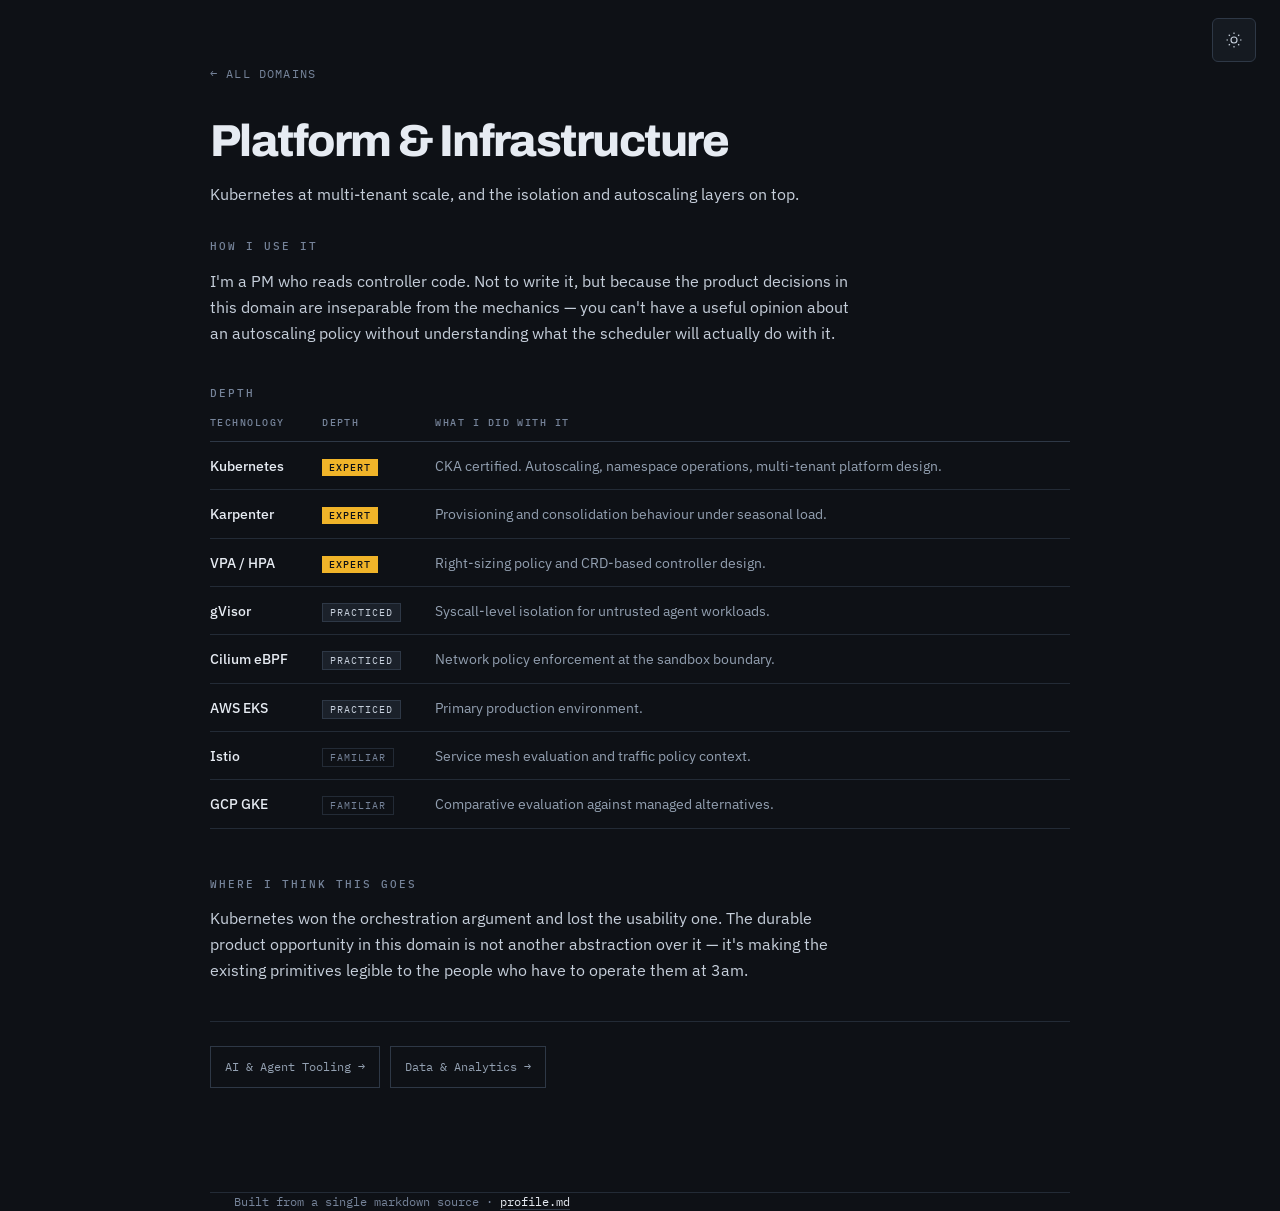
<file: domain/platform-infra.html>
<!DOCTYPE html>
<html lang="en">
<head>
<meta charset="UTF-8">
<meta name="viewport" content="width=device-width, initial-scale=1">
<title>Platform &amp; Infrastructure — Yenkai Huang</title>
<meta name="description" content="Kubernetes at multi-tenant scale, and the isolation and autoscaling layers on top.">
<meta property="og:title" content="Platform &amp; Infrastructure — Yenkai Huang">
<meta property="og:description" content="Kubernetes at multi-tenant scale, and the isolation and autoscaling layers on top.">
<meta property="og:type" content="website">
<link rel="preconnect" href="https://fonts.googleapis.com"><link rel="preconnect" href="https://fonts.gstatic.com" crossorigin><link href="https://fonts.googleapis.com/css2?family=Archivo:wght@700;800&family=IBM+Plex+Sans:wght@400;500;600&family=IBM+Plex+Mono:wght@400;500&display=swap" rel="stylesheet">
<style>
:root{
  --ground:#0e1116; --surface:#151a21; --surface-2:#1b212a;
  --rule:#232b36; --rule-2:#2e3846;
  --ink:#e6ebf2; --ink-2:#c6cfdb; --muted:#93a0b1; --faint:#76849a;
  --accent:#f0b429; --accent-dim:#a8791a;
  --maxw:860px;
}
*,*::before,*::after{box-sizing:border-box;margin:0;padding:0}
html{scroll-behavior:smooth;-webkit-text-size-adjust:100%}
body{
  font-family:'IBM Plex Sans',-apple-system,BlinkMacSystemFont,'Segoe UI',Helvetica,Arial,sans-serif;
  background:var(--ground); color:var(--ink-2);
  line-height:1.62; font-size:16px; -webkit-font-smoothing:antialiased;
}
.wrap{max-width:var(--maxw);margin:0 auto;padding:0 24px}
a{color:var(--ink);text-decoration:underline;text-decoration-color:var(--rule-2);text-underline-offset:3px}
a:hover{color:var(--accent);text-decoration-color:var(--accent)}
:focus-visible{outline:2px solid var(--accent);outline-offset:3px;border-radius:2px}
code,pre,.mono{font-family:'IBM Plex Mono',ui-monospace,SFMono-Regular,Menlo,Consolas,monospace}
.sr{position:absolute;width:1px;height:1px;padding:0;margin:-1px;overflow:hidden;clip:rect(0 0 0 0);white-space:nowrap;border:0}

/* ── Hero: one full viewport, centred, canvas behind ── */
.hero{
  position:relative;min-height:100svh;display:flex;flex-direction:column;
  align-items:center;justify-content:center;text-align:center;
  padding:80px 24px 96px;overflow:hidden;
}
#topo{position:absolute;inset:0;width:100%;height:100%;display:block;z-index:0}
.hero-veil{
  position:absolute;inset:0;z-index:1;pointer-events:none;
  background:radial-gradient(ellipse 58% 48% at 50% 44%,
    rgba(14,17,22,.90) 0%, rgba(14,17,22,.62) 52%, rgba(14,17,22,0) 100%);
}
.hero-inner{position:relative;z-index:2;width:100%;max-width:1040px;display:flex;flex-direction:column;align-items:center;gap:0}
.hero-name{
  font-family:'IBM Plex Mono',ui-monospace,monospace;font-size:.82rem;letter-spacing:.24em;
  text-transform:uppercase;color:var(--muted);margin-bottom:22px;
}
.roleline{
  font-family:'Archivo',-apple-system,Helvetica,Arial,sans-serif;
  font-size:clamp(2rem,7.4vw,5rem);font-weight:800;letter-spacing:-.04em;
  line-height:1.0;color:var(--ink);margin-bottom:28px;
  display:grid;grid-template-columns:minmax(0,1fr);perspective:900px;
}
.roleline>.sizer,.roleline>.live{grid-area:1/1}
.roleline>.sizer{visibility:hidden;pointer-events:none}
.roleline>.live{display:flex;flex-wrap:wrap;justify-content:center;align-items:baseline;gap:0 .16em}
.flip{display:inline-block;transform-origin:50% 60%;backface-visibility:hidden}
.flip.out{animation:flipOut .3s cubic-bezier(.55,0,.85,.2) forwards}
.flip.in{animation:flipIn .38s cubic-bezier(.2,.9,.3,1)}
@keyframes flipOut{to{transform:rotateX(-85deg);opacity:0}}
@keyframes flipIn{from{transform:rotateX(80deg);opacity:0}to{transform:none;opacity:1}}
.flip::after{
  content:"";display:inline-block;width:.42em;height:.82em;background:var(--accent);
  margin-left:.14em;transform:translateY(.02em);animation:blink 1.15s steps(1,end) infinite;
}
.roleline>.sizer .flip::after{animation:none}
@keyframes blink{0%,48%{opacity:1}49%,100%{opacity:0}}
.hero-lede{font-size:1.12rem;color:var(--ink-2);max-width:46ch;margin-bottom:34px;text-wrap:balance}
.hero-contact{
  font-family:'IBM Plex Mono',ui-monospace,monospace;font-size:.8rem;color:var(--muted);
  display:flex;flex-wrap:wrap;justify-content:center;gap:6px 16px;
}
.hero-contact a{color:var(--muted);text-decoration-color:var(--rule-2)}
.hero-contact a:hover{color:var(--accent)}
.scrollcue{
  position:absolute;bottom:30px;left:50%;transform:translateX(-50%);z-index:2;
  font-family:'IBM Plex Mono',monospace;font-size:.64rem;letter-spacing:.2em;
  text-transform:uppercase;color:var(--faint);text-decoration:none;
  display:flex;flex-direction:column;align-items:center;gap:7px;
}
.scrollcue:hover{color:var(--accent)}
.scrollcue span{display:block;width:1px;height:26px;background:linear-gradient(var(--rule-2),transparent);animation:cue 2.4s ease-in-out infinite}
@keyframes cue{0%,100%{opacity:.35;transform:scaleY(.7)}50%{opacity:1;transform:scaleY(1)}}

/* ── Orchestrated entrance ── */
@keyframes rise{from{opacity:0;transform:translateY(10px)}to{opacity:1;transform:none}}
@keyframes settle{from{opacity:0}to{opacity:1}}
#topo{animation:settle 1100ms ease-out both}
.hero-inner>*{animation:rise 560ms cubic-bezier(.2,.75,.3,1) both}
.hero-inner>*:nth-child(1){animation-delay:120ms}
.hero-inner>*:nth-child(2){animation-delay:250ms}
.hero-inner>*:nth-child(3){animation-delay:400ms}
.hero-inner>*:nth-child(4){animation-delay:530ms}
.scrollcue{animation:rise 560ms cubic-bezier(.2,.75,.3,1) both;animation-delay:760ms}

/* ── Tabs ── */
.tabbar{position:sticky;top:0;z-index:30;background:var(--ground);border-bottom:1px solid var(--rule)}
.tablist{max-width:var(--maxw);margin:0 auto;padding:0 24px;display:flex;gap:2px;overflow-x:auto;scrollbar-width:none}
.tablist::-webkit-scrollbar{display:none}
.tab{
  appearance:none;background:none;border:0;border-bottom:2px solid transparent;
  font-family:'IBM Plex Mono',ui-monospace,monospace;font-size:.74rem;letter-spacing:.1em;
  text-transform:uppercase;color:var(--faint);padding:16px 13px 13px;cursor:pointer;
  white-space:nowrap;transition:color .15s,border-color .15s;
}
.tab:hover{color:var(--ink-2)}
.tab[aria-selected="true"]{color:var(--ink);border-bottom-color:var(--accent)}

/* ── Panels ── */
.panel{padding:56px 0 112px}
.panel[hidden]{display:none}
.lede{font-size:1.02rem;color:var(--muted);max-width:60ch;margin-bottom:40px}
h2{
  font-family:'IBM Plex Mono',ui-monospace,monospace;font-size:.7rem;letter-spacing:.18em;
  text-transform:uppercase;color:var(--faint);margin:56px 0 20px;padding-bottom:10px;
  border-bottom:1px solid var(--rule);font-weight:500;
}
h2:first-of-type{margin-top:0}
h3{font-family:'Archivo',sans-serif;font-size:1.12rem;font-weight:700;color:var(--ink);letter-spacing:-.015em;margin-bottom:8px;text-wrap:balance}

/* ── Work cards ── */
.cards{display:grid;grid-template-columns:1fr 1fr;gap:1px;background:var(--rule);border:1px solid var(--rule)}
.card{
  display:flex;flex-direction:column;background:var(--surface);padding:26px 24px 22px;
  text-decoration:none;color:inherit;transition:background .18s;
}
.card:hover{background:var(--surface-2);color:inherit}
.card .kicker{
  font-family:'IBM Plex Mono',ui-monospace,monospace;font-size:.65rem;letter-spacing:.16em;
  text-transform:uppercase;color:var(--faint);margin-bottom:12px;
}
.card p{font-size:.93rem;color:var(--muted);margin-bottom:14px}
.card .metric{font-family:'IBM Plex Mono',ui-monospace,monospace;font-size:.75rem;color:var(--ink-2);line-height:1.55;margin-bottom:14px}
.card .metric::before{content:"→ ";color:var(--accent)}
.card .foot{margin-top:auto;display:flex;justify-content:space-between;align-items:flex-end;gap:12px;padding-top:12px}
.more{font-family:'IBM Plex Mono',ui-monospace,monospace;font-size:.7rem;letter-spacing:.1em;text-transform:uppercase;color:var(--accent);flex:none}
.tags{display:flex;flex-wrap:wrap;gap:5px}
.tag{font-family:'IBM Plex Mono',ui-monospace,monospace;background:var(--surface-2);border:1px solid var(--rule-2);color:var(--muted);font-size:.65rem;padding:2px 8px}

/* ── Domain rows ── */
.domaincards{display:flex;flex-direction:column;border-top:1px solid var(--rule)}
.dcard{
  display:flex;justify-content:space-between;align-items:center;gap:20px;
  border-bottom:1px solid var(--rule);padding:22px 4px;text-decoration:none;color:inherit;
  transition:padding-left .18s,background .18s;
}
.dcard:hover{padding-left:12px;background:var(--surface);color:inherit}
.dcard p{font-size:.9rem;color:var(--muted);margin-top:5px}
.dcard .arrow{color:var(--accent);font-size:1.05rem;flex:none}

/* ── Earlier ── */
.earlier{padding-left:18px;border-left:1px solid var(--rule-2);margin-bottom:22px}
.earlier .role{font-weight:600;color:var(--ink);font-size:.98rem}
.earlier .meta{font-family:'IBM Plex Mono',ui-monospace,monospace;font-size:.71rem;color:var(--faint);letter-spacing:.08em;margin:3px 0 8px}
.earlier p{font-size:.91rem;color:var(--muted)}

/* ── Tables ── */
table{width:100%;border-collapse:collapse;font-size:.9rem;margin-bottom:8px}
th{
  text-align:left;font-family:'IBM Plex Mono',ui-monospace,monospace;font-size:.65rem;letter-spacing:.14em;
  text-transform:uppercase;color:var(--faint);padding:0 14px 10px 0;border-bottom:1px solid var(--rule-2);font-weight:500;
}
td{padding:12px 14px 12px 0;border-bottom:1px solid var(--rule);vertical-align:top;color:var(--muted)}
td:first-child{color:var(--ink);font-weight:500;white-space:nowrap}
.scroller{overflow-x:auto;margin-bottom:28px}
.depth{font-family:'IBM Plex Mono',ui-monospace,monospace;font-size:.63rem;letter-spacing:.1em;text-transform:uppercase;padding:2px 7px;white-space:nowrap}
.d-expert{background:var(--accent);color:var(--ground);font-weight:500}
.d-practiced{background:var(--surface-2);color:var(--ink-2);border:1px solid var(--rule-2)}
.d-familiar{background:transparent;color:var(--faint);border:1px solid var(--rule)}

.rubric{display:grid;grid-template-columns:repeat(3,1fr);gap:1px;background:var(--rule);border:1px solid var(--rule);margin-bottom:36px}
.rubric div{background:var(--surface);padding:18px}
.rubric strong{font-family:'IBM Plex Mono',ui-monospace,monospace;font-size:.7rem;letter-spacing:.12em;text-transform:uppercase;color:var(--accent)}
.rubric p{font-size:.85rem;color:var(--muted);margin-top:8px}

/* ── For Agents ── */
.callout{background:var(--surface);border:1px solid var(--rule);padding:24px;margin-bottom:30px}
.callout p{font-size:.95rem;color:var(--muted)}
.filelink{
  display:inline-flex;align-items:center;gap:9px;margin-top:16px;background:var(--accent);color:var(--ground);
  padding:10px 17px;font-family:'IBM Plex Mono',ui-monospace,monospace;font-size:.76rem;font-weight:500;text-decoration:none;
}
.filelink:hover{background:var(--ink);color:var(--ground)}
.diagram{background:var(--surface);border:1px solid var(--rule);padding:24px 18px;margin-bottom:30px;overflow-x:auto}
.diagram svg{display:block;width:100%;min-width:560px;height:auto}
.decision{margin-bottom:24px}
.decision p{font-size:.93rem;color:var(--muted)}
pre{background:var(--surface);border:1px solid var(--rule);color:var(--ink-2);padding:18px 20px;overflow-x:auto;font-size:.79rem;line-height:1.65;margin-bottom:12px}
.note{font-size:.87rem;color:var(--muted);margin-bottom:28px;max-width:62ch}

/* ── About ── */
.about{display:flex;flex-direction:column;gap:18px}
.about p{font-size:1rem;color:var(--ink-2);max-width:62ch}
.edu{margin-bottom:17px}
.edu .school{font-weight:600;color:var(--ink);font-size:.99rem}
.edu .detail{font-size:.86rem;color:var(--muted)}
.community{display:flex;flex-direction:column;gap:8px}
.community li{font-size:.93rem;color:var(--muted);list-style:none;padding-left:20px;position:relative}
.community li::before{content:"·";position:absolute;left:5px;color:var(--accent);font-weight:700}

/* ── Detail pages ── */
.backlink{font-family:'IBM Plex Mono',ui-monospace,monospace;font-size:.72rem;letter-spacing:.1em;text-transform:uppercase;color:var(--faint);text-decoration:none;display:inline-block;margin-bottom:34px}
.backlink:hover{color:var(--accent)}
.detail-head{padding:60px 0 10px}
.detail-head h1{font-family:'Archivo',sans-serif;font-size:clamp(1.9rem,5vw,2.8rem);font-weight:800;letter-spacing:-.035em;line-height:1.07;color:var(--ink);margin-bottom:16px;max-width:19ch;text-wrap:balance}
.detail-metric{font-family:'IBM Plex Mono',ui-monospace,monospace;font-size:.83rem;color:var(--ink-2);border-top:1px solid var(--rule);padding-top:16px;margin-top:20px;max-width:60ch}
.detail-metric::before{content:"→ ";color:var(--accent)}
.detail-body{padding:20px 0 104px}
.detail-body section{margin-bottom:38px}
.detail-body h2{border:0;margin:0 0 12px;padding:0}
.detail-body p{font-size:1.01rem;color:var(--ink-2);max-width:64ch}
.nextprev{border-top:1px solid var(--rule);padding-top:24px;display:flex;flex-wrap:wrap;gap:10px}
.nextprev a{font-family:'IBM Plex Mono',ui-monospace,monospace;font-size:.74rem;text-decoration:none;border:1px solid var(--rule-2);padding:10px 14px;color:var(--muted)}
.nextprev a:hover{border-color:var(--accent);color:var(--accent)}

footer{border-top:1px solid var(--rule);padding:28px 0 48px;font-family:'IBM Plex Mono',ui-monospace,monospace;font-size:.72rem;color:var(--faint)}

@media (max-width:700px){
  .hero{padding:72px 20px 88px}
  .cards{grid-template-columns:1fr}
  .rubric{grid-template-columns:1fr}
  .panel{padding:40px 0 80px}
}
@media (prefers-reduced-motion:reduce){
  *{transition:none!important;animation:none!important;scroll-behavior:auto!important}
  /* The entrance animates opacity 0 -> 1 with fill-mode both. Killing the
     animation without this would leave the whole hero invisible. */
  #topo,.hero-inner>*,.scrollcue{opacity:1!important;transform:none!important}
}
</style>
<link rel="stylesheet" href="../theme.css">
<script src="../theme.js"></script>
</head>
<body>

<div class="wrap detail-head">
  <a class="backlink" href="../index.html#stack">&larr; All domains</a>
  <h1>Platform &amp; Infrastructure</h1>
  <p class="hero-sub">Kubernetes at multi-tenant scale, and the isolation and autoscaling layers on top.</p>
</div>
<div class="wrap detail-body">
  <section><h2>How I use it</h2><p>I'm a PM who reads controller code. Not to write it, but because the product decisions in this domain are inseparable from the mechanics — you can't have a useful opinion about an autoscaling policy without understanding what the scheduler will actually do with it.</p></section>
  <section>
    <h2>Depth</h2>
    <div class="scroller"><table>
      <thead><tr><th>Technology</th><th>Depth</th><th>What I did with it</th></tr></thead>
      <tbody><tr><td>Kubernetes</td><td><span class="depth d-expert">Expert</span></td><td>CKA certified. Autoscaling, namespace operations, multi-tenant platform design.</td></tr><tr><td>Karpenter</td><td><span class="depth d-expert">Expert</span></td><td>Provisioning and consolidation behaviour under seasonal load.</td></tr><tr><td>VPA / HPA</td><td><span class="depth d-expert">Expert</span></td><td>Right-sizing policy and CRD-based controller design.</td></tr><tr><td>gVisor</td><td><span class="depth d-practiced">Practiced</span></td><td>Syscall-level isolation for untrusted agent workloads.</td></tr><tr><td>Cilium eBPF</td><td><span class="depth d-practiced">Practiced</span></td><td>Network policy enforcement at the sandbox boundary.</td></tr><tr><td>AWS EKS</td><td><span class="depth d-practiced">Practiced</span></td><td>Primary production environment.</td></tr><tr><td>Istio</td><td><span class="depth d-familiar">Familiar</span></td><td>Service mesh evaluation and traffic policy context.</td></tr><tr><td>GCP GKE</td><td><span class="depth d-familiar">Familiar</span></td><td>Comparative evaluation against managed alternatives.</td></tr></tbody>
    </table></div>
  </section>
  <section><h2>Where I think this goes</h2><p>Kubernetes won the orchestration argument and lost the usability one. The durable product opportunity in this domain is not another abstraction over it — it's making the existing primitives legible to the people who have to operate them at 3am.</p></section>
  <div class="nextprev"><a href="ai-agent-tooling.html">AI &amp; Agent Tooling &rarr;</a><a href="data-analytics.html">Data &amp; Analytics &rarr;</a></div>
</div>
<footer class="wrap">
  Built from a single markdown source · <a href="../profile.md">profile.md</a>
</footer>
<script></script>
</body>
</html>
</file>
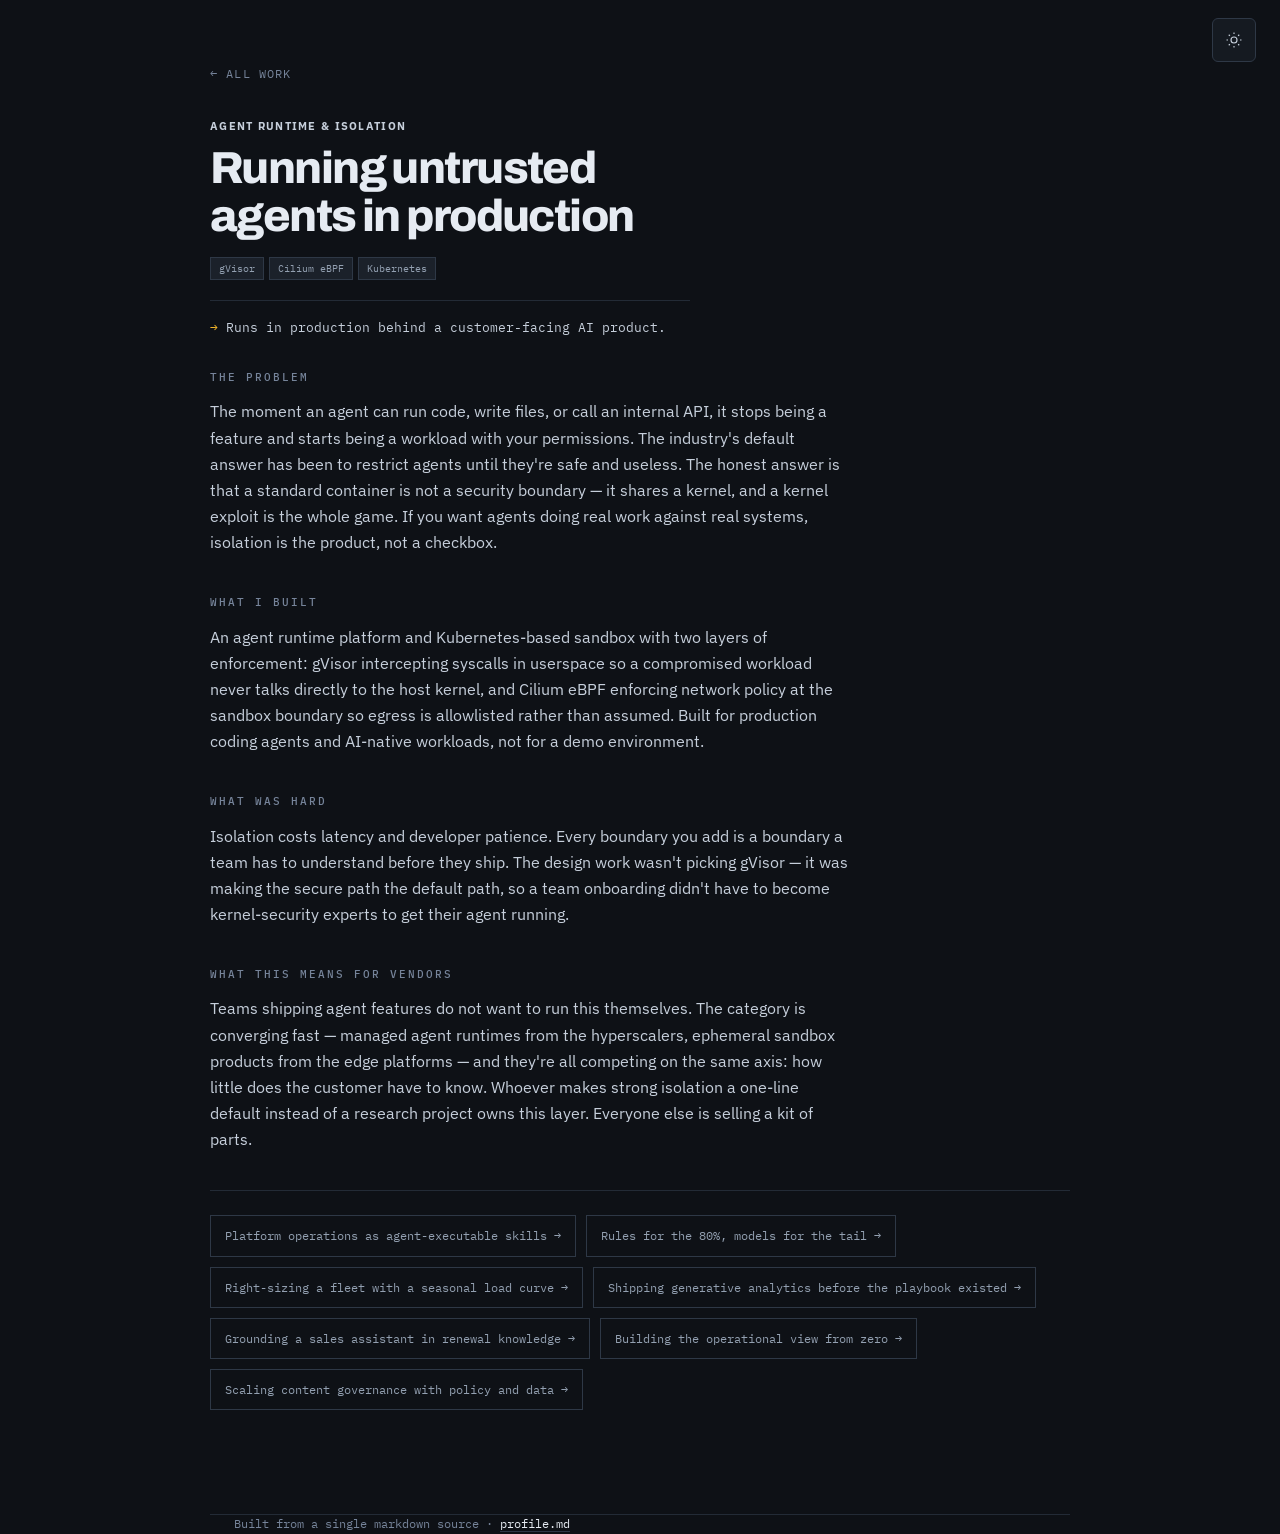
<file: work/agent-runtime.html>
<!DOCTYPE html>
<html lang="en">
<head>
<meta charset="UTF-8">
<meta name="viewport" content="width=device-width, initial-scale=1">
<title>Running untrusted agents in production — Yenkai Huang</title>
<meta name="description" content="An agent that executes code is an untrusted workload holding your credentials. Most teams solve that by not letting agents do anything interesting. We built real isolation instead.">
<meta property="og:title" content="Running untrusted agents in production — Yenkai Huang">
<meta property="og:description" content="An agent that executes code is an untrusted workload holding your credentials. Most teams solve that by not letting agents do anything interesting. We built real isolation instead.">
<meta property="og:type" content="website">
<link rel="preconnect" href="https://fonts.googleapis.com"><link rel="preconnect" href="https://fonts.gstatic.com" crossorigin><link href="https://fonts.googleapis.com/css2?family=Archivo:wght@700;800&family=IBM+Plex+Sans:wght@400;500;600&family=IBM+Plex+Mono:wght@400;500&display=swap" rel="stylesheet">
<style>
:root{
  --ground:#0e1116; --surface:#151a21; --surface-2:#1b212a;
  --rule:#232b36; --rule-2:#2e3846;
  --ink:#e6ebf2; --ink-2:#c6cfdb; --muted:#93a0b1; --faint:#76849a;
  --accent:#f0b429; --accent-dim:#a8791a;
  --maxw:860px;
}
*,*::before,*::after{box-sizing:border-box;margin:0;padding:0}
html{scroll-behavior:smooth;-webkit-text-size-adjust:100%}
body{
  font-family:'IBM Plex Sans',-apple-system,BlinkMacSystemFont,'Segoe UI',Helvetica,Arial,sans-serif;
  background:var(--ground); color:var(--ink-2);
  line-height:1.62; font-size:16px; -webkit-font-smoothing:antialiased;
}
.wrap{max-width:var(--maxw);margin:0 auto;padding:0 24px}
a{color:var(--ink);text-decoration:underline;text-decoration-color:var(--rule-2);text-underline-offset:3px}
a:hover{color:var(--accent);text-decoration-color:var(--accent)}
:focus-visible{outline:2px solid var(--accent);outline-offset:3px;border-radius:2px}
code,pre,.mono{font-family:'IBM Plex Mono',ui-monospace,SFMono-Regular,Menlo,Consolas,monospace}
.sr{position:absolute;width:1px;height:1px;padding:0;margin:-1px;overflow:hidden;clip:rect(0 0 0 0);white-space:nowrap;border:0}

/* ── Hero: one full viewport, centred, canvas behind ── */
.hero{
  position:relative;min-height:100svh;display:flex;flex-direction:column;
  align-items:center;justify-content:center;text-align:center;
  padding:80px 24px 96px;overflow:hidden;
}
#topo{position:absolute;inset:0;width:100%;height:100%;display:block;z-index:0}
.hero-veil{
  position:absolute;inset:0;z-index:1;pointer-events:none;
  background:radial-gradient(ellipse 58% 48% at 50% 44%,
    rgba(14,17,22,.90) 0%, rgba(14,17,22,.62) 52%, rgba(14,17,22,0) 100%);
}
.hero-inner{position:relative;z-index:2;width:100%;max-width:1040px;display:flex;flex-direction:column;align-items:center;gap:0}
.hero-name{
  font-family:'IBM Plex Mono',ui-monospace,monospace;font-size:.82rem;letter-spacing:.24em;
  text-transform:uppercase;color:var(--muted);margin-bottom:22px;
}
.roleline{
  font-family:'Archivo',-apple-system,Helvetica,Arial,sans-serif;
  font-size:clamp(2rem,7.4vw,5rem);font-weight:800;letter-spacing:-.04em;
  line-height:1.0;color:var(--ink);margin-bottom:28px;
  display:grid;grid-template-columns:minmax(0,1fr);perspective:900px;
}
.roleline>.sizer,.roleline>.live{grid-area:1/1}
.roleline>.sizer{visibility:hidden;pointer-events:none}
.roleline>.live{display:flex;flex-wrap:wrap;justify-content:center;align-items:baseline;gap:0 .16em}
.flip{display:inline-block;transform-origin:50% 60%;backface-visibility:hidden}
.flip.out{animation:flipOut .3s cubic-bezier(.55,0,.85,.2) forwards}
.flip.in{animation:flipIn .38s cubic-bezier(.2,.9,.3,1)}
@keyframes flipOut{to{transform:rotateX(-85deg);opacity:0}}
@keyframes flipIn{from{transform:rotateX(80deg);opacity:0}to{transform:none;opacity:1}}
.flip::after{
  content:"";display:inline-block;width:.42em;height:.82em;background:var(--accent);
  margin-left:.14em;transform:translateY(.02em);animation:blink 1.15s steps(1,end) infinite;
}
.roleline>.sizer .flip::after{animation:none}
@keyframes blink{0%,48%{opacity:1}49%,100%{opacity:0}}
.hero-lede{font-size:1.12rem;color:var(--ink-2);max-width:46ch;margin-bottom:34px;text-wrap:balance}
.hero-contact{
  font-family:'IBM Plex Mono',ui-monospace,monospace;font-size:.8rem;color:var(--muted);
  display:flex;flex-wrap:wrap;justify-content:center;gap:6px 16px;
}
.hero-contact a{color:var(--muted);text-decoration-color:var(--rule-2)}
.hero-contact a:hover{color:var(--accent)}
.scrollcue{
  position:absolute;bottom:30px;left:50%;transform:translateX(-50%);z-index:2;
  font-family:'IBM Plex Mono',monospace;font-size:.64rem;letter-spacing:.2em;
  text-transform:uppercase;color:var(--faint);text-decoration:none;
  display:flex;flex-direction:column;align-items:center;gap:7px;
}
.scrollcue:hover{color:var(--accent)}
.scrollcue span{display:block;width:1px;height:26px;background:linear-gradient(var(--rule-2),transparent);animation:cue 2.4s ease-in-out infinite}
@keyframes cue{0%,100%{opacity:.35;transform:scaleY(.7)}50%{opacity:1;transform:scaleY(1)}}

/* ── Orchestrated entrance ── */
@keyframes rise{from{opacity:0;transform:translateY(10px)}to{opacity:1;transform:none}}
@keyframes settle{from{opacity:0}to{opacity:1}}
#topo{animation:settle 1100ms ease-out both}
.hero-inner>*{animation:rise 560ms cubic-bezier(.2,.75,.3,1) both}
.hero-inner>*:nth-child(1){animation-delay:120ms}
.hero-inner>*:nth-child(2){animation-delay:250ms}
.hero-inner>*:nth-child(3){animation-delay:400ms}
.hero-inner>*:nth-child(4){animation-delay:530ms}
.scrollcue{animation:rise 560ms cubic-bezier(.2,.75,.3,1) both;animation-delay:760ms}

/* ── Tabs ── */
.tabbar{position:sticky;top:0;z-index:30;background:var(--ground);border-bottom:1px solid var(--rule)}
.tablist{max-width:var(--maxw);margin:0 auto;padding:0 24px;display:flex;gap:2px;overflow-x:auto;scrollbar-width:none}
.tablist::-webkit-scrollbar{display:none}
.tab{
  appearance:none;background:none;border:0;border-bottom:2px solid transparent;
  font-family:'IBM Plex Mono',ui-monospace,monospace;font-size:.74rem;letter-spacing:.1em;
  text-transform:uppercase;color:var(--faint);padding:16px 13px 13px;cursor:pointer;
  white-space:nowrap;transition:color .15s,border-color .15s;
}
.tab:hover{color:var(--ink-2)}
.tab[aria-selected="true"]{color:var(--ink);border-bottom-color:var(--accent)}

/* ── Panels ── */
.panel{padding:56px 0 112px}
.panel[hidden]{display:none}
.lede{font-size:1.02rem;color:var(--muted);max-width:60ch;margin-bottom:40px}
h2{
  font-family:'IBM Plex Mono',ui-monospace,monospace;font-size:.7rem;letter-spacing:.18em;
  text-transform:uppercase;color:var(--faint);margin:56px 0 20px;padding-bottom:10px;
  border-bottom:1px solid var(--rule);font-weight:500;
}
h2:first-of-type{margin-top:0}
h3{font-family:'Archivo',sans-serif;font-size:1.12rem;font-weight:700;color:var(--ink);letter-spacing:-.015em;margin-bottom:8px;text-wrap:balance}

/* ── Work cards ── */
.cards{display:grid;grid-template-columns:1fr 1fr;gap:1px;background:var(--rule);border:1px solid var(--rule)}
.card{
  display:flex;flex-direction:column;background:var(--surface);padding:26px 24px 22px;
  text-decoration:none;color:inherit;transition:background .18s;
}
.card:hover{background:var(--surface-2);color:inherit}
.card .kicker{
  font-family:'IBM Plex Mono',ui-monospace,monospace;font-size:.65rem;letter-spacing:.16em;
  text-transform:uppercase;color:var(--faint);margin-bottom:12px;
}
.card p{font-size:.93rem;color:var(--muted);margin-bottom:14px}
.card .metric{font-family:'IBM Plex Mono',ui-monospace,monospace;font-size:.75rem;color:var(--ink-2);line-height:1.55;margin-bottom:14px}
.card .metric::before{content:"→ ";color:var(--accent)}
.card .foot{margin-top:auto;display:flex;justify-content:space-between;align-items:flex-end;gap:12px;padding-top:12px}
.more{font-family:'IBM Plex Mono',ui-monospace,monospace;font-size:.7rem;letter-spacing:.1em;text-transform:uppercase;color:var(--accent);flex:none}
.tags{display:flex;flex-wrap:wrap;gap:5px}
.tag{font-family:'IBM Plex Mono',ui-monospace,monospace;background:var(--surface-2);border:1px solid var(--rule-2);color:var(--muted);font-size:.65rem;padding:2px 8px}

/* ── Domain rows ── */
.domaincards{display:flex;flex-direction:column;border-top:1px solid var(--rule)}
.dcard{
  display:flex;justify-content:space-between;align-items:center;gap:20px;
  border-bottom:1px solid var(--rule);padding:22px 4px;text-decoration:none;color:inherit;
  transition:padding-left .18s,background .18s;
}
.dcard:hover{padding-left:12px;background:var(--surface);color:inherit}
.dcard p{font-size:.9rem;color:var(--muted);margin-top:5px}
.dcard .arrow{color:var(--accent);font-size:1.05rem;flex:none}

/* ── Earlier ── */
.earlier{padding-left:18px;border-left:1px solid var(--rule-2);margin-bottom:22px}
.earlier .role{font-weight:600;color:var(--ink);font-size:.98rem}
.earlier .meta{font-family:'IBM Plex Mono',ui-monospace,monospace;font-size:.71rem;color:var(--faint);letter-spacing:.08em;margin:3px 0 8px}
.earlier p{font-size:.91rem;color:var(--muted)}

/* ── Tables ── */
table{width:100%;border-collapse:collapse;font-size:.9rem;margin-bottom:8px}
th{
  text-align:left;font-family:'IBM Plex Mono',ui-monospace,monospace;font-size:.65rem;letter-spacing:.14em;
  text-transform:uppercase;color:var(--faint);padding:0 14px 10px 0;border-bottom:1px solid var(--rule-2);font-weight:500;
}
td{padding:12px 14px 12px 0;border-bottom:1px solid var(--rule);vertical-align:top;color:var(--muted)}
td:first-child{color:var(--ink);font-weight:500;white-space:nowrap}
.scroller{overflow-x:auto;margin-bottom:28px}
.depth{font-family:'IBM Plex Mono',ui-monospace,monospace;font-size:.63rem;letter-spacing:.1em;text-transform:uppercase;padding:2px 7px;white-space:nowrap}
.d-expert{background:var(--accent);color:var(--ground);font-weight:500}
.d-practiced{background:var(--surface-2);color:var(--ink-2);border:1px solid var(--rule-2)}
.d-familiar{background:transparent;color:var(--faint);border:1px solid var(--rule)}

.rubric{display:grid;grid-template-columns:repeat(3,1fr);gap:1px;background:var(--rule);border:1px solid var(--rule);margin-bottom:36px}
.rubric div{background:var(--surface);padding:18px}
.rubric strong{font-family:'IBM Plex Mono',ui-monospace,monospace;font-size:.7rem;letter-spacing:.12em;text-transform:uppercase;color:var(--accent)}
.rubric p{font-size:.85rem;color:var(--muted);margin-top:8px}

/* ── For Agents ── */
.callout{background:var(--surface);border:1px solid var(--rule);padding:24px;margin-bottom:30px}
.callout p{font-size:.95rem;color:var(--muted)}
.filelink{
  display:inline-flex;align-items:center;gap:9px;margin-top:16px;background:var(--accent);color:var(--ground);
  padding:10px 17px;font-family:'IBM Plex Mono',ui-monospace,monospace;font-size:.76rem;font-weight:500;text-decoration:none;
}
.filelink:hover{background:var(--ink);color:var(--ground)}
.diagram{background:var(--surface);border:1px solid var(--rule);padding:24px 18px;margin-bottom:30px;overflow-x:auto}
.diagram svg{display:block;width:100%;min-width:560px;height:auto}
.decision{margin-bottom:24px}
.decision p{font-size:.93rem;color:var(--muted)}
pre{background:var(--surface);border:1px solid var(--rule);color:var(--ink-2);padding:18px 20px;overflow-x:auto;font-size:.79rem;line-height:1.65;margin-bottom:12px}
.note{font-size:.87rem;color:var(--muted);margin-bottom:28px;max-width:62ch}

/* ── About ── */
.about{display:flex;flex-direction:column;gap:18px}
.about p{font-size:1rem;color:var(--ink-2);max-width:62ch}
.edu{margin-bottom:17px}
.edu .school{font-weight:600;color:var(--ink);font-size:.99rem}
.edu .detail{font-size:.86rem;color:var(--muted)}
.community{display:flex;flex-direction:column;gap:8px}
.community li{font-size:.93rem;color:var(--muted);list-style:none;padding-left:20px;position:relative}
.community li::before{content:"·";position:absolute;left:5px;color:var(--accent);font-weight:700}

/* ── Detail pages ── */
.backlink{font-family:'IBM Plex Mono',ui-monospace,monospace;font-size:.72rem;letter-spacing:.1em;text-transform:uppercase;color:var(--faint);text-decoration:none;display:inline-block;margin-bottom:34px}
.backlink:hover{color:var(--accent)}
.detail-head{padding:60px 0 10px}
.detail-head h1{font-family:'Archivo',sans-serif;font-size:clamp(1.9rem,5vw,2.8rem);font-weight:800;letter-spacing:-.035em;line-height:1.07;color:var(--ink);margin-bottom:16px;max-width:19ch;text-wrap:balance}
.detail-metric{font-family:'IBM Plex Mono',ui-monospace,monospace;font-size:.83rem;color:var(--ink-2);border-top:1px solid var(--rule);padding-top:16px;margin-top:20px;max-width:60ch}
.detail-metric::before{content:"→ ";color:var(--accent)}
.detail-body{padding:20px 0 104px}
.detail-body section{margin-bottom:38px}
.detail-body h2{border:0;margin:0 0 12px;padding:0}
.detail-body p{font-size:1.01rem;color:var(--ink-2);max-width:64ch}
.nextprev{border-top:1px solid var(--rule);padding-top:24px;display:flex;flex-wrap:wrap;gap:10px}
.nextprev a{font-family:'IBM Plex Mono',ui-monospace,monospace;font-size:.74rem;text-decoration:none;border:1px solid var(--rule-2);padding:10px 14px;color:var(--muted)}
.nextprev a:hover{border-color:var(--accent);color:var(--accent)}

footer{border-top:1px solid var(--rule);padding:28px 0 48px;font-family:'IBM Plex Mono',ui-monospace,monospace;font-size:.72rem;color:var(--faint)}

@media (max-width:700px){
  .hero{padding:72px 20px 88px}
  .cards{grid-template-columns:1fr}
  .rubric{grid-template-columns:1fr}
  .panel{padding:40px 0 80px}
}
@media (prefers-reduced-motion:reduce){
  *{transition:none!important;animation:none!important;scroll-behavior:auto!important}
  /* The entrance animates opacity 0 -> 1 with fill-mode both. Killing the
     animation without this would leave the whole hero invisible. */
  #topo,.hero-inner>*,.scrollcue{opacity:1!important;transform:none!important}
}
</style>
<link rel="stylesheet" href="../theme.css">
<script src="../theme.js"></script>
</head>
<body>

<div class="wrap detail-head">
  <a class="backlink" href="../index.html#work">&larr; All work</a>
  <div class="kicker" style="font-size:.67rem;font-weight:700;letter-spacing:.12em;text-transform:uppercase;color:var(--slate-500);margin-bottom:10px">Agent Runtime &amp; Isolation</div>
  <h1>Running untrusted agents in production</h1>
  <div class="tags"><span class="tag">gVisor</span><span class="tag">Cilium eBPF</span><span class="tag">Kubernetes</span></div>
  <div class="detail-metric">Runs in production behind a customer-facing AI product.</div>
</div>
<div class="wrap detail-body">
  <section><h2>The problem</h2><p>The moment an agent can run code, write files, or call an internal API, it stops being a feature and starts being a workload with your permissions. The industry's default answer has been to restrict agents until they're safe and useless. The honest answer is that a standard container is not a security boundary — it shares a kernel, and a kernel exploit is the whole game. If you want agents doing real work against real systems, isolation is the product, not a checkbox.</p></section><section><h2>What I built</h2><p>An agent runtime platform and Kubernetes-based sandbox with two layers of enforcement: gVisor intercepting syscalls in userspace so a compromised workload never talks directly to the host kernel, and Cilium eBPF enforcing network policy at the sandbox boundary so egress is allowlisted rather than assumed. Built for production coding agents and AI-native workloads, not for a demo environment.</p></section><section><h2>What was hard</h2><p>Isolation costs latency and developer patience. Every boundary you add is a boundary a team has to understand before they ship. The design work wasn't picking gVisor — it was making the secure path the default path, so a team onboarding didn't have to become kernel-security experts to get their agent running.</p></section><section><h2>What this means for vendors</h2><p>Teams shipping agent features do not want to run this themselves. The category is converging fast — managed agent runtimes from the hyperscalers, ephemeral sandbox products from the edge platforms — and they're all competing on the same axis: how little does the customer have to know. Whoever makes strong isolation a one-line default instead of a research project owns this layer. Everyone else is selling a kit of parts.</p></section>
  <div class="nextprev"><a href="mcp-skills.html">Platform operations as agent-executable skills &rarr;</a><a href="incident-triage.html">Rules for the 80%, models for the tail &rarr;</a><a href="autoscaling.html">Right-sizing a fleet with a seasonal load curve &rarr;</a><a href="enterprise-genai-analytics.html">Shipping generative analytics before the playbook existed &rarr;</a><a href="rag-sales-assistant.html">Grounding a sales assistant in renewal knowledge &rarr;</a><a href="aiops-observability.html">Building the operational view from zero &rarr;</a><a href="ai-content-governance.html">Scaling content governance with policy and data &rarr;</a></div>
</div>
<footer class="wrap">
  Built from a single markdown source · <a href="../profile.md">profile.md</a>
</footer>
<script></script>
</body>
</html>
</file>
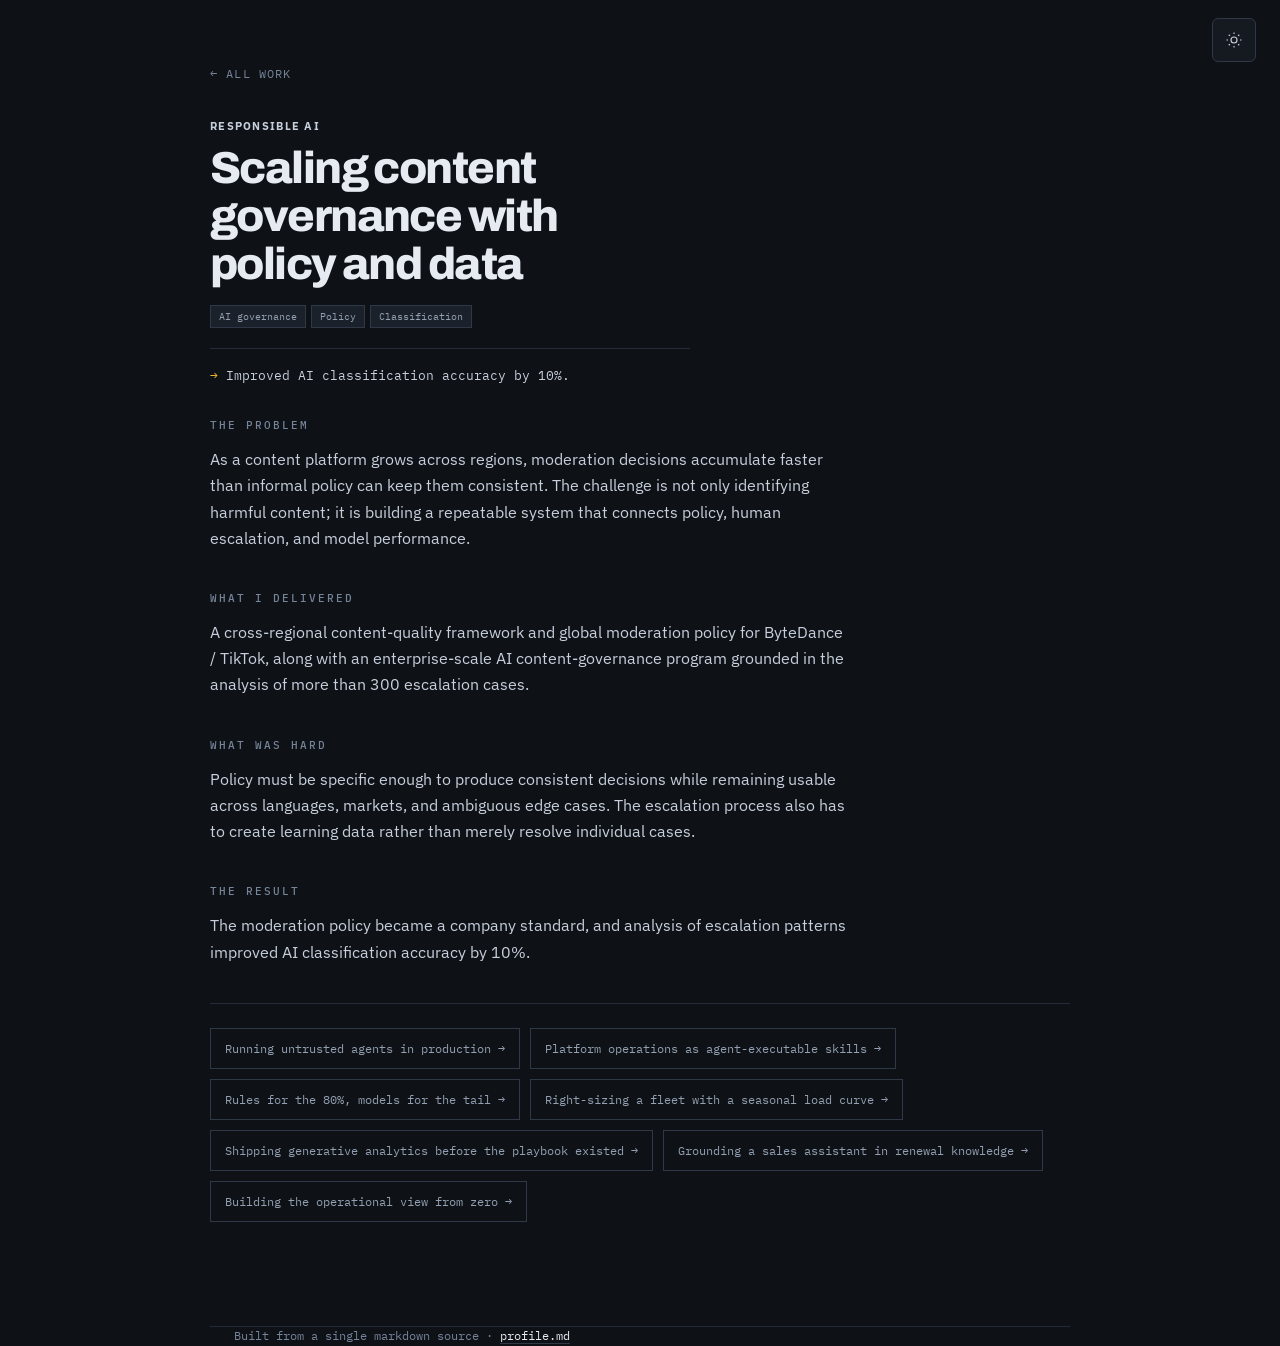
<file: work/ai-content-governance.html>
<!DOCTYPE html>
<html lang="en">
<head>
<meta charset="UTF-8">
<meta name="viewport" content="width=device-width, initial-scale=1">
<title>Scaling content governance with policy and data — Yenkai Huang</title>
<meta name="description" content="At platform scale, moderation cannot be a collection of local judgment calls. Policy, escalation data, and model quality have to operate as one system.">
<meta property="og:title" content="Scaling content governance with policy and data — Yenkai Huang">
<meta property="og:description" content="At platform scale, moderation cannot be a collection of local judgment calls. Policy, escalation data, and model quality have to operate as one system.">
<meta property="og:type" content="website">
<link rel="preconnect" href="https://fonts.googleapis.com"><link rel="preconnect" href="https://fonts.gstatic.com" crossorigin><link href="https://fonts.googleapis.com/css2?family=Archivo:wght@700;800&family=IBM+Plex+Sans:wght@400;500;600&family=IBM+Plex+Mono:wght@400;500&display=swap" rel="stylesheet">
<style>
:root{
  --ground:#0e1116; --surface:#151a21; --surface-2:#1b212a;
  --rule:#232b36; --rule-2:#2e3846;
  --ink:#e6ebf2; --ink-2:#c6cfdb; --muted:#93a0b1; --faint:#76849a;
  --accent:#f0b429; --accent-dim:#a8791a;
  --maxw:860px;
}
*,*::before,*::after{box-sizing:border-box;margin:0;padding:0}
html{scroll-behavior:smooth;-webkit-text-size-adjust:100%}
body{
  font-family:'IBM Plex Sans',-apple-system,BlinkMacSystemFont,'Segoe UI',Helvetica,Arial,sans-serif;
  background:var(--ground); color:var(--ink-2);
  line-height:1.62; font-size:16px; -webkit-font-smoothing:antialiased;
}
.wrap{max-width:var(--maxw);margin:0 auto;padding:0 24px}
a{color:var(--ink);text-decoration:underline;text-decoration-color:var(--rule-2);text-underline-offset:3px}
a:hover{color:var(--accent);text-decoration-color:var(--accent)}
:focus-visible{outline:2px solid var(--accent);outline-offset:3px;border-radius:2px}
code,pre,.mono{font-family:'IBM Plex Mono',ui-monospace,SFMono-Regular,Menlo,Consolas,monospace}
.sr{position:absolute;width:1px;height:1px;padding:0;margin:-1px;overflow:hidden;clip:rect(0 0 0 0);white-space:nowrap;border:0}

/* ── Hero: one full viewport, centred, canvas behind ── */
.hero{
  position:relative;min-height:100svh;display:flex;flex-direction:column;
  align-items:center;justify-content:center;text-align:center;
  padding:80px 24px 96px;overflow:hidden;
}
#topo{position:absolute;inset:0;width:100%;height:100%;display:block;z-index:0}
.hero-veil{
  position:absolute;inset:0;z-index:1;pointer-events:none;
  background:radial-gradient(ellipse 58% 48% at 50% 44%,
    rgba(14,17,22,.90) 0%, rgba(14,17,22,.62) 52%, rgba(14,17,22,0) 100%);
}
.hero-inner{position:relative;z-index:2;width:100%;max-width:1040px;display:flex;flex-direction:column;align-items:center;gap:0}
.hero-name{
  font-family:'IBM Plex Mono',ui-monospace,monospace;font-size:.82rem;letter-spacing:.24em;
  text-transform:uppercase;color:var(--muted);margin-bottom:22px;
}
.roleline{
  font-family:'Archivo',-apple-system,Helvetica,Arial,sans-serif;
  font-size:clamp(2rem,7.4vw,5rem);font-weight:800;letter-spacing:-.04em;
  line-height:1.0;color:var(--ink);margin-bottom:28px;
  display:grid;grid-template-columns:minmax(0,1fr);perspective:900px;
}
.roleline>.sizer,.roleline>.live{grid-area:1/1}
.roleline>.sizer{visibility:hidden;pointer-events:none}
.roleline>.live{display:flex;flex-wrap:wrap;justify-content:center;align-items:baseline;gap:0 .16em}
.flip{display:inline-block;transform-origin:50% 60%;backface-visibility:hidden}
.flip.out{animation:flipOut .3s cubic-bezier(.55,0,.85,.2) forwards}
.flip.in{animation:flipIn .38s cubic-bezier(.2,.9,.3,1)}
@keyframes flipOut{to{transform:rotateX(-85deg);opacity:0}}
@keyframes flipIn{from{transform:rotateX(80deg);opacity:0}to{transform:none;opacity:1}}
.flip::after{
  content:"";display:inline-block;width:.42em;height:.82em;background:var(--accent);
  margin-left:.14em;transform:translateY(.02em);animation:blink 1.15s steps(1,end) infinite;
}
.roleline>.sizer .flip::after{animation:none}
@keyframes blink{0%,48%{opacity:1}49%,100%{opacity:0}}
.hero-lede{font-size:1.12rem;color:var(--ink-2);max-width:46ch;margin-bottom:34px;text-wrap:balance}
.hero-contact{
  font-family:'IBM Plex Mono',ui-monospace,monospace;font-size:.8rem;color:var(--muted);
  display:flex;flex-wrap:wrap;justify-content:center;gap:6px 16px;
}
.hero-contact a{color:var(--muted);text-decoration-color:var(--rule-2)}
.hero-contact a:hover{color:var(--accent)}
.scrollcue{
  position:absolute;bottom:30px;left:50%;transform:translateX(-50%);z-index:2;
  font-family:'IBM Plex Mono',monospace;font-size:.64rem;letter-spacing:.2em;
  text-transform:uppercase;color:var(--faint);text-decoration:none;
  display:flex;flex-direction:column;align-items:center;gap:7px;
}
.scrollcue:hover{color:var(--accent)}
.scrollcue span{display:block;width:1px;height:26px;background:linear-gradient(var(--rule-2),transparent);animation:cue 2.4s ease-in-out infinite}
@keyframes cue{0%,100%{opacity:.35;transform:scaleY(.7)}50%{opacity:1;transform:scaleY(1)}}

/* ── Orchestrated entrance ── */
@keyframes rise{from{opacity:0;transform:translateY(10px)}to{opacity:1;transform:none}}
@keyframes settle{from{opacity:0}to{opacity:1}}
#topo{animation:settle 1100ms ease-out both}
.hero-inner>*{animation:rise 560ms cubic-bezier(.2,.75,.3,1) both}
.hero-inner>*:nth-child(1){animation-delay:120ms}
.hero-inner>*:nth-child(2){animation-delay:250ms}
.hero-inner>*:nth-child(3){animation-delay:400ms}
.hero-inner>*:nth-child(4){animation-delay:530ms}
.scrollcue{animation:rise 560ms cubic-bezier(.2,.75,.3,1) both;animation-delay:760ms}

/* ── Tabs ── */
.tabbar{position:sticky;top:0;z-index:30;background:var(--ground);border-bottom:1px solid var(--rule)}
.tablist{max-width:var(--maxw);margin:0 auto;padding:0 24px;display:flex;gap:2px;overflow-x:auto;scrollbar-width:none}
.tablist::-webkit-scrollbar{display:none}
.tab{
  appearance:none;background:none;border:0;border-bottom:2px solid transparent;
  font-family:'IBM Plex Mono',ui-monospace,monospace;font-size:.74rem;letter-spacing:.1em;
  text-transform:uppercase;color:var(--faint);padding:16px 13px 13px;cursor:pointer;
  white-space:nowrap;transition:color .15s,border-color .15s;
}
.tab:hover{color:var(--ink-2)}
.tab[aria-selected="true"]{color:var(--ink);border-bottom-color:var(--accent)}

/* ── Panels ── */
.panel{padding:56px 0 112px}
.panel[hidden]{display:none}
.lede{font-size:1.02rem;color:var(--muted);max-width:60ch;margin-bottom:40px}
h2{
  font-family:'IBM Plex Mono',ui-monospace,monospace;font-size:.7rem;letter-spacing:.18em;
  text-transform:uppercase;color:var(--faint);margin:56px 0 20px;padding-bottom:10px;
  border-bottom:1px solid var(--rule);font-weight:500;
}
h2:first-of-type{margin-top:0}
h3{font-family:'Archivo',sans-serif;font-size:1.12rem;font-weight:700;color:var(--ink);letter-spacing:-.015em;margin-bottom:8px;text-wrap:balance}

/* ── Work cards ── */
.cards{display:grid;grid-template-columns:1fr 1fr;gap:1px;background:var(--rule);border:1px solid var(--rule)}
.card{
  display:flex;flex-direction:column;background:var(--surface);padding:26px 24px 22px;
  text-decoration:none;color:inherit;transition:background .18s;
}
.card:hover{background:var(--surface-2);color:inherit}
.card .kicker{
  font-family:'IBM Plex Mono',ui-monospace,monospace;font-size:.65rem;letter-spacing:.16em;
  text-transform:uppercase;color:var(--faint);margin-bottom:12px;
}
.card p{font-size:.93rem;color:var(--muted);margin-bottom:14px}
.card .metric{font-family:'IBM Plex Mono',ui-monospace,monospace;font-size:.75rem;color:var(--ink-2);line-height:1.55;margin-bottom:14px}
.card .metric::before{content:"→ ";color:var(--accent)}
.card .foot{margin-top:auto;display:flex;justify-content:space-between;align-items:flex-end;gap:12px;padding-top:12px}
.more{font-family:'IBM Plex Mono',ui-monospace,monospace;font-size:.7rem;letter-spacing:.1em;text-transform:uppercase;color:var(--accent);flex:none}
.tags{display:flex;flex-wrap:wrap;gap:5px}
.tag{font-family:'IBM Plex Mono',ui-monospace,monospace;background:var(--surface-2);border:1px solid var(--rule-2);color:var(--muted);font-size:.65rem;padding:2px 8px}

/* ── Domain rows ── */
.domaincards{display:flex;flex-direction:column;border-top:1px solid var(--rule)}
.dcard{
  display:flex;justify-content:space-between;align-items:center;gap:20px;
  border-bottom:1px solid var(--rule);padding:22px 4px;text-decoration:none;color:inherit;
  transition:padding-left .18s,background .18s;
}
.dcard:hover{padding-left:12px;background:var(--surface);color:inherit}
.dcard p{font-size:.9rem;color:var(--muted);margin-top:5px}
.dcard .arrow{color:var(--accent);font-size:1.05rem;flex:none}

/* ── Earlier ── */
.earlier{padding-left:18px;border-left:1px solid var(--rule-2);margin-bottom:22px}
.earlier .role{font-weight:600;color:var(--ink);font-size:.98rem}
.earlier .meta{font-family:'IBM Plex Mono',ui-monospace,monospace;font-size:.71rem;color:var(--faint);letter-spacing:.08em;margin:3px 0 8px}
.earlier p{font-size:.91rem;color:var(--muted)}

/* ── Tables ── */
table{width:100%;border-collapse:collapse;font-size:.9rem;margin-bottom:8px}
th{
  text-align:left;font-family:'IBM Plex Mono',ui-monospace,monospace;font-size:.65rem;letter-spacing:.14em;
  text-transform:uppercase;color:var(--faint);padding:0 14px 10px 0;border-bottom:1px solid var(--rule-2);font-weight:500;
}
td{padding:12px 14px 12px 0;border-bottom:1px solid var(--rule);vertical-align:top;color:var(--muted)}
td:first-child{color:var(--ink);font-weight:500;white-space:nowrap}
.scroller{overflow-x:auto;margin-bottom:28px}
.depth{font-family:'IBM Plex Mono',ui-monospace,monospace;font-size:.63rem;letter-spacing:.1em;text-transform:uppercase;padding:2px 7px;white-space:nowrap}
.d-expert{background:var(--accent);color:var(--ground);font-weight:500}
.d-practiced{background:var(--surface-2);color:var(--ink-2);border:1px solid var(--rule-2)}
.d-familiar{background:transparent;color:var(--faint);border:1px solid var(--rule)}

.rubric{display:grid;grid-template-columns:repeat(3,1fr);gap:1px;background:var(--rule);border:1px solid var(--rule);margin-bottom:36px}
.rubric div{background:var(--surface);padding:18px}
.rubric strong{font-family:'IBM Plex Mono',ui-monospace,monospace;font-size:.7rem;letter-spacing:.12em;text-transform:uppercase;color:var(--accent)}
.rubric p{font-size:.85rem;color:var(--muted);margin-top:8px}

/* ── For Agents ── */
.callout{background:var(--surface);border:1px solid var(--rule);padding:24px;margin-bottom:30px}
.callout p{font-size:.95rem;color:var(--muted)}
.filelink{
  display:inline-flex;align-items:center;gap:9px;margin-top:16px;background:var(--accent);color:var(--ground);
  padding:10px 17px;font-family:'IBM Plex Mono',ui-monospace,monospace;font-size:.76rem;font-weight:500;text-decoration:none;
}
.filelink:hover{background:var(--ink);color:var(--ground)}
.diagram{background:var(--surface);border:1px solid var(--rule);padding:24px 18px;margin-bottom:30px;overflow-x:auto}
.diagram svg{display:block;width:100%;min-width:560px;height:auto}
.decision{margin-bottom:24px}
.decision p{font-size:.93rem;color:var(--muted)}
pre{background:var(--surface);border:1px solid var(--rule);color:var(--ink-2);padding:18px 20px;overflow-x:auto;font-size:.79rem;line-height:1.65;margin-bottom:12px}
.note{font-size:.87rem;color:var(--muted);margin-bottom:28px;max-width:62ch}

/* ── About ── */
.about{display:flex;flex-direction:column;gap:18px}
.about p{font-size:1rem;color:var(--ink-2);max-width:62ch}
.edu{margin-bottom:17px}
.edu .school{font-weight:600;color:var(--ink);font-size:.99rem}
.edu .detail{font-size:.86rem;color:var(--muted)}
.community{display:flex;flex-direction:column;gap:8px}
.community li{font-size:.93rem;color:var(--muted);list-style:none;padding-left:20px;position:relative}
.community li::before{content:"·";position:absolute;left:5px;color:var(--accent);font-weight:700}

/* ── Detail pages ── */
.backlink{font-family:'IBM Plex Mono',ui-monospace,monospace;font-size:.72rem;letter-spacing:.1em;text-transform:uppercase;color:var(--faint);text-decoration:none;display:inline-block;margin-bottom:34px}
.backlink:hover{color:var(--accent)}
.detail-head{padding:60px 0 10px}
.detail-head h1{font-family:'Archivo',sans-serif;font-size:clamp(1.9rem,5vw,2.8rem);font-weight:800;letter-spacing:-.035em;line-height:1.07;color:var(--ink);margin-bottom:16px;max-width:19ch;text-wrap:balance}
.detail-metric{font-family:'IBM Plex Mono',ui-monospace,monospace;font-size:.83rem;color:var(--ink-2);border-top:1px solid var(--rule);padding-top:16px;margin-top:20px;max-width:60ch}
.detail-metric::before{content:"→ ";color:var(--accent)}
.detail-body{padding:20px 0 104px}
.detail-body section{margin-bottom:38px}
.detail-body h2{border:0;margin:0 0 12px;padding:0}
.detail-body p{font-size:1.01rem;color:var(--ink-2);max-width:64ch}
.nextprev{border-top:1px solid var(--rule);padding-top:24px;display:flex;flex-wrap:wrap;gap:10px}
.nextprev a{font-family:'IBM Plex Mono',ui-monospace,monospace;font-size:.74rem;text-decoration:none;border:1px solid var(--rule-2);padding:10px 14px;color:var(--muted)}
.nextprev a:hover{border-color:var(--accent);color:var(--accent)}

footer{border-top:1px solid var(--rule);padding:28px 0 48px;font-family:'IBM Plex Mono',ui-monospace,monospace;font-size:.72rem;color:var(--faint)}

@media (max-width:700px){
  .hero{padding:72px 20px 88px}
  .cards{grid-template-columns:1fr}
  .rubric{grid-template-columns:1fr}
  .panel{padding:40px 0 80px}
}
@media (prefers-reduced-motion:reduce){
  *{transition:none!important;animation:none!important;scroll-behavior:auto!important}
  /* The entrance animates opacity 0 -> 1 with fill-mode both. Killing the
     animation without this would leave the whole hero invisible. */
  #topo,.hero-inner>*,.scrollcue{opacity:1!important;transform:none!important}
}
</style>
<link rel="stylesheet" href="../theme.css">
<script src="../theme.js"></script>
</head>
<body>

<div class="wrap detail-head">
  <a class="backlink" href="../index.html#work">&larr; All work</a>
  <div class="kicker" style="font-size:.67rem;font-weight:700;letter-spacing:.12em;text-transform:uppercase;color:var(--slate-500);margin-bottom:10px">Responsible AI</div>
  <h1>Scaling content governance with policy and data</h1>
  <div class="tags"><span class="tag">AI governance</span><span class="tag">Policy</span><span class="tag">Classification</span></div>
  <div class="detail-metric">Improved AI classification accuracy by 10%.</div>
</div>
<div class="wrap detail-body">
  <section><h2>The problem</h2><p>As a content platform grows across regions, moderation decisions accumulate faster than informal policy can keep them consistent. The challenge is not only identifying harmful content; it is building a repeatable system that connects policy, human escalation, and model performance.</p></section><section><h2>What I delivered</h2><p>A cross-regional content-quality framework and global moderation policy for ByteDance / TikTok, along with an enterprise-scale AI content-governance program grounded in the analysis of more than 300 escalation cases.</p></section><section><h2>What was hard</h2><p>Policy must be specific enough to produce consistent decisions while remaining usable across languages, markets, and ambiguous edge cases. The escalation process also has to create learning data rather than merely resolve individual cases.</p></section><section><h2>The result</h2><p>The moderation policy became a company standard, and analysis of escalation patterns improved AI classification accuracy by 10%.</p></section>
  <div class="nextprev"><a href="agent-runtime.html">Running untrusted agents in production &rarr;</a><a href="mcp-skills.html">Platform operations as agent-executable skills &rarr;</a><a href="incident-triage.html">Rules for the 80%, models for the tail &rarr;</a><a href="autoscaling.html">Right-sizing a fleet with a seasonal load curve &rarr;</a><a href="enterprise-genai-analytics.html">Shipping generative analytics before the playbook existed &rarr;</a><a href="rag-sales-assistant.html">Grounding a sales assistant in renewal knowledge &rarr;</a><a href="aiops-observability.html">Building the operational view from zero &rarr;</a></div>
</div>
<footer class="wrap">
  Built from a single markdown source · <a href="../profile.md">profile.md</a>
</footer>
<script></script>
</body>
</html>
</file>
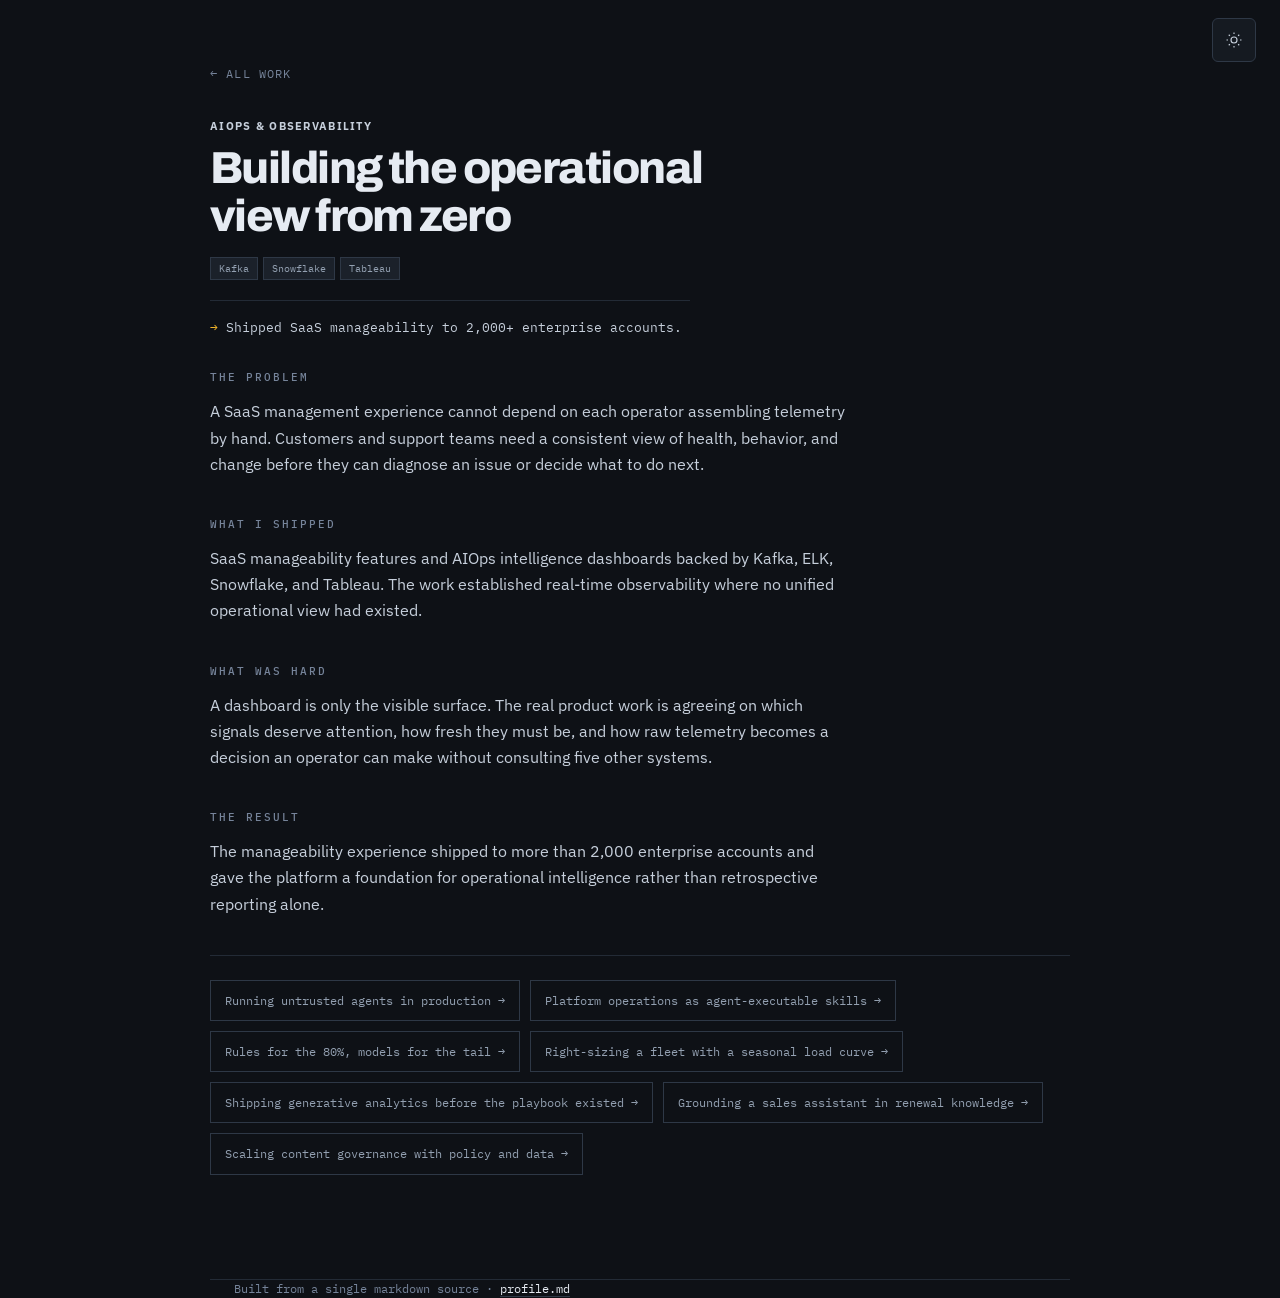
<file: work/aiops-observability.html>
<!DOCTYPE html>
<html lang="en">
<head>
<meta charset="UTF-8">
<meta name="viewport" content="width=device-width, initial-scale=1">
<title>Building the operational view from zero — Yenkai Huang</title>
<meta name="description" content="Managing infrastructure as SaaS requires a shared, real-time view of system behavior. Without it, every support case begins with reconstructing reality.">
<meta property="og:title" content="Building the operational view from zero — Yenkai Huang">
<meta property="og:description" content="Managing infrastructure as SaaS requires a shared, real-time view of system behavior. Without it, every support case begins with reconstructing reality.">
<meta property="og:type" content="website">
<link rel="preconnect" href="https://fonts.googleapis.com"><link rel="preconnect" href="https://fonts.gstatic.com" crossorigin><link href="https://fonts.googleapis.com/css2?family=Archivo:wght@700;800&family=IBM+Plex+Sans:wght@400;500;600&family=IBM+Plex+Mono:wght@400;500&display=swap" rel="stylesheet">
<style>
:root{
  --ground:#0e1116; --surface:#151a21; --surface-2:#1b212a;
  --rule:#232b36; --rule-2:#2e3846;
  --ink:#e6ebf2; --ink-2:#c6cfdb; --muted:#93a0b1; --faint:#76849a;
  --accent:#f0b429; --accent-dim:#a8791a;
  --maxw:860px;
}
*,*::before,*::after{box-sizing:border-box;margin:0;padding:0}
html{scroll-behavior:smooth;-webkit-text-size-adjust:100%}
body{
  font-family:'IBM Plex Sans',-apple-system,BlinkMacSystemFont,'Segoe UI',Helvetica,Arial,sans-serif;
  background:var(--ground); color:var(--ink-2);
  line-height:1.62; font-size:16px; -webkit-font-smoothing:antialiased;
}
.wrap{max-width:var(--maxw);margin:0 auto;padding:0 24px}
a{color:var(--ink);text-decoration:underline;text-decoration-color:var(--rule-2);text-underline-offset:3px}
a:hover{color:var(--accent);text-decoration-color:var(--accent)}
:focus-visible{outline:2px solid var(--accent);outline-offset:3px;border-radius:2px}
code,pre,.mono{font-family:'IBM Plex Mono',ui-monospace,SFMono-Regular,Menlo,Consolas,monospace}
.sr{position:absolute;width:1px;height:1px;padding:0;margin:-1px;overflow:hidden;clip:rect(0 0 0 0);white-space:nowrap;border:0}

/* ── Hero: one full viewport, centred, canvas behind ── */
.hero{
  position:relative;min-height:100svh;display:flex;flex-direction:column;
  align-items:center;justify-content:center;text-align:center;
  padding:80px 24px 96px;overflow:hidden;
}
#topo{position:absolute;inset:0;width:100%;height:100%;display:block;z-index:0}
.hero-veil{
  position:absolute;inset:0;z-index:1;pointer-events:none;
  background:radial-gradient(ellipse 58% 48% at 50% 44%,
    rgba(14,17,22,.90) 0%, rgba(14,17,22,.62) 52%, rgba(14,17,22,0) 100%);
}
.hero-inner{position:relative;z-index:2;width:100%;max-width:1040px;display:flex;flex-direction:column;align-items:center;gap:0}
.hero-name{
  font-family:'IBM Plex Mono',ui-monospace,monospace;font-size:.82rem;letter-spacing:.24em;
  text-transform:uppercase;color:var(--muted);margin-bottom:22px;
}
.roleline{
  font-family:'Archivo',-apple-system,Helvetica,Arial,sans-serif;
  font-size:clamp(2rem,7.4vw,5rem);font-weight:800;letter-spacing:-.04em;
  line-height:1.0;color:var(--ink);margin-bottom:28px;
  display:grid;grid-template-columns:minmax(0,1fr);perspective:900px;
}
.roleline>.sizer,.roleline>.live{grid-area:1/1}
.roleline>.sizer{visibility:hidden;pointer-events:none}
.roleline>.live{display:flex;flex-wrap:wrap;justify-content:center;align-items:baseline;gap:0 .16em}
.flip{display:inline-block;transform-origin:50% 60%;backface-visibility:hidden}
.flip.out{animation:flipOut .3s cubic-bezier(.55,0,.85,.2) forwards}
.flip.in{animation:flipIn .38s cubic-bezier(.2,.9,.3,1)}
@keyframes flipOut{to{transform:rotateX(-85deg);opacity:0}}
@keyframes flipIn{from{transform:rotateX(80deg);opacity:0}to{transform:none;opacity:1}}
.flip::after{
  content:"";display:inline-block;width:.42em;height:.82em;background:var(--accent);
  margin-left:.14em;transform:translateY(.02em);animation:blink 1.15s steps(1,end) infinite;
}
.roleline>.sizer .flip::after{animation:none}
@keyframes blink{0%,48%{opacity:1}49%,100%{opacity:0}}
.hero-lede{font-size:1.12rem;color:var(--ink-2);max-width:46ch;margin-bottom:34px;text-wrap:balance}
.hero-contact{
  font-family:'IBM Plex Mono',ui-monospace,monospace;font-size:.8rem;color:var(--muted);
  display:flex;flex-wrap:wrap;justify-content:center;gap:6px 16px;
}
.hero-contact a{color:var(--muted);text-decoration-color:var(--rule-2)}
.hero-contact a:hover{color:var(--accent)}
.scrollcue{
  position:absolute;bottom:30px;left:50%;transform:translateX(-50%);z-index:2;
  font-family:'IBM Plex Mono',monospace;font-size:.64rem;letter-spacing:.2em;
  text-transform:uppercase;color:var(--faint);text-decoration:none;
  display:flex;flex-direction:column;align-items:center;gap:7px;
}
.scrollcue:hover{color:var(--accent)}
.scrollcue span{display:block;width:1px;height:26px;background:linear-gradient(var(--rule-2),transparent);animation:cue 2.4s ease-in-out infinite}
@keyframes cue{0%,100%{opacity:.35;transform:scaleY(.7)}50%{opacity:1;transform:scaleY(1)}}

/* ── Orchestrated entrance ── */
@keyframes rise{from{opacity:0;transform:translateY(10px)}to{opacity:1;transform:none}}
@keyframes settle{from{opacity:0}to{opacity:1}}
#topo{animation:settle 1100ms ease-out both}
.hero-inner>*{animation:rise 560ms cubic-bezier(.2,.75,.3,1) both}
.hero-inner>*:nth-child(1){animation-delay:120ms}
.hero-inner>*:nth-child(2){animation-delay:250ms}
.hero-inner>*:nth-child(3){animation-delay:400ms}
.hero-inner>*:nth-child(4){animation-delay:530ms}
.scrollcue{animation:rise 560ms cubic-bezier(.2,.75,.3,1) both;animation-delay:760ms}

/* ── Tabs ── */
.tabbar{position:sticky;top:0;z-index:30;background:var(--ground);border-bottom:1px solid var(--rule)}
.tablist{max-width:var(--maxw);margin:0 auto;padding:0 24px;display:flex;gap:2px;overflow-x:auto;scrollbar-width:none}
.tablist::-webkit-scrollbar{display:none}
.tab{
  appearance:none;background:none;border:0;border-bottom:2px solid transparent;
  font-family:'IBM Plex Mono',ui-monospace,monospace;font-size:.74rem;letter-spacing:.1em;
  text-transform:uppercase;color:var(--faint);padding:16px 13px 13px;cursor:pointer;
  white-space:nowrap;transition:color .15s,border-color .15s;
}
.tab:hover{color:var(--ink-2)}
.tab[aria-selected="true"]{color:var(--ink);border-bottom-color:var(--accent)}

/* ── Panels ── */
.panel{padding:56px 0 112px}
.panel[hidden]{display:none}
.lede{font-size:1.02rem;color:var(--muted);max-width:60ch;margin-bottom:40px}
h2{
  font-family:'IBM Plex Mono',ui-monospace,monospace;font-size:.7rem;letter-spacing:.18em;
  text-transform:uppercase;color:var(--faint);margin:56px 0 20px;padding-bottom:10px;
  border-bottom:1px solid var(--rule);font-weight:500;
}
h2:first-of-type{margin-top:0}
h3{font-family:'Archivo',sans-serif;font-size:1.12rem;font-weight:700;color:var(--ink);letter-spacing:-.015em;margin-bottom:8px;text-wrap:balance}

/* ── Work cards ── */
.cards{display:grid;grid-template-columns:1fr 1fr;gap:1px;background:var(--rule);border:1px solid var(--rule)}
.card{
  display:flex;flex-direction:column;background:var(--surface);padding:26px 24px 22px;
  text-decoration:none;color:inherit;transition:background .18s;
}
.card:hover{background:var(--surface-2);color:inherit}
.card .kicker{
  font-family:'IBM Plex Mono',ui-monospace,monospace;font-size:.65rem;letter-spacing:.16em;
  text-transform:uppercase;color:var(--faint);margin-bottom:12px;
}
.card p{font-size:.93rem;color:var(--muted);margin-bottom:14px}
.card .metric{font-family:'IBM Plex Mono',ui-monospace,monospace;font-size:.75rem;color:var(--ink-2);line-height:1.55;margin-bottom:14px}
.card .metric::before{content:"→ ";color:var(--accent)}
.card .foot{margin-top:auto;display:flex;justify-content:space-between;align-items:flex-end;gap:12px;padding-top:12px}
.more{font-family:'IBM Plex Mono',ui-monospace,monospace;font-size:.7rem;letter-spacing:.1em;text-transform:uppercase;color:var(--accent);flex:none}
.tags{display:flex;flex-wrap:wrap;gap:5px}
.tag{font-family:'IBM Plex Mono',ui-monospace,monospace;background:var(--surface-2);border:1px solid var(--rule-2);color:var(--muted);font-size:.65rem;padding:2px 8px}

/* ── Domain rows ── */
.domaincards{display:flex;flex-direction:column;border-top:1px solid var(--rule)}
.dcard{
  display:flex;justify-content:space-between;align-items:center;gap:20px;
  border-bottom:1px solid var(--rule);padding:22px 4px;text-decoration:none;color:inherit;
  transition:padding-left .18s,background .18s;
}
.dcard:hover{padding-left:12px;background:var(--surface);color:inherit}
.dcard p{font-size:.9rem;color:var(--muted);margin-top:5px}
.dcard .arrow{color:var(--accent);font-size:1.05rem;flex:none}

/* ── Earlier ── */
.earlier{padding-left:18px;border-left:1px solid var(--rule-2);margin-bottom:22px}
.earlier .role{font-weight:600;color:var(--ink);font-size:.98rem}
.earlier .meta{font-family:'IBM Plex Mono',ui-monospace,monospace;font-size:.71rem;color:var(--faint);letter-spacing:.08em;margin:3px 0 8px}
.earlier p{font-size:.91rem;color:var(--muted)}

/* ── Tables ── */
table{width:100%;border-collapse:collapse;font-size:.9rem;margin-bottom:8px}
th{
  text-align:left;font-family:'IBM Plex Mono',ui-monospace,monospace;font-size:.65rem;letter-spacing:.14em;
  text-transform:uppercase;color:var(--faint);padding:0 14px 10px 0;border-bottom:1px solid var(--rule-2);font-weight:500;
}
td{padding:12px 14px 12px 0;border-bottom:1px solid var(--rule);vertical-align:top;color:var(--muted)}
td:first-child{color:var(--ink);font-weight:500;white-space:nowrap}
.scroller{overflow-x:auto;margin-bottom:28px}
.depth{font-family:'IBM Plex Mono',ui-monospace,monospace;font-size:.63rem;letter-spacing:.1em;text-transform:uppercase;padding:2px 7px;white-space:nowrap}
.d-expert{background:var(--accent);color:var(--ground);font-weight:500}
.d-practiced{background:var(--surface-2);color:var(--ink-2);border:1px solid var(--rule-2)}
.d-familiar{background:transparent;color:var(--faint);border:1px solid var(--rule)}

.rubric{display:grid;grid-template-columns:repeat(3,1fr);gap:1px;background:var(--rule);border:1px solid var(--rule);margin-bottom:36px}
.rubric div{background:var(--surface);padding:18px}
.rubric strong{font-family:'IBM Plex Mono',ui-monospace,monospace;font-size:.7rem;letter-spacing:.12em;text-transform:uppercase;color:var(--accent)}
.rubric p{font-size:.85rem;color:var(--muted);margin-top:8px}

/* ── For Agents ── */
.callout{background:var(--surface);border:1px solid var(--rule);padding:24px;margin-bottom:30px}
.callout p{font-size:.95rem;color:var(--muted)}
.filelink{
  display:inline-flex;align-items:center;gap:9px;margin-top:16px;background:var(--accent);color:var(--ground);
  padding:10px 17px;font-family:'IBM Plex Mono',ui-monospace,monospace;font-size:.76rem;font-weight:500;text-decoration:none;
}
.filelink:hover{background:var(--ink);color:var(--ground)}
.diagram{background:var(--surface);border:1px solid var(--rule);padding:24px 18px;margin-bottom:30px;overflow-x:auto}
.diagram svg{display:block;width:100%;min-width:560px;height:auto}
.decision{margin-bottom:24px}
.decision p{font-size:.93rem;color:var(--muted)}
pre{background:var(--surface);border:1px solid var(--rule);color:var(--ink-2);padding:18px 20px;overflow-x:auto;font-size:.79rem;line-height:1.65;margin-bottom:12px}
.note{font-size:.87rem;color:var(--muted);margin-bottom:28px;max-width:62ch}

/* ── About ── */
.about{display:flex;flex-direction:column;gap:18px}
.about p{font-size:1rem;color:var(--ink-2);max-width:62ch}
.edu{margin-bottom:17px}
.edu .school{font-weight:600;color:var(--ink);font-size:.99rem}
.edu .detail{font-size:.86rem;color:var(--muted)}
.community{display:flex;flex-direction:column;gap:8px}
.community li{font-size:.93rem;color:var(--muted);list-style:none;padding-left:20px;position:relative}
.community li::before{content:"·";position:absolute;left:5px;color:var(--accent);font-weight:700}

/* ── Detail pages ── */
.backlink{font-family:'IBM Plex Mono',ui-monospace,monospace;font-size:.72rem;letter-spacing:.1em;text-transform:uppercase;color:var(--faint);text-decoration:none;display:inline-block;margin-bottom:34px}
.backlink:hover{color:var(--accent)}
.detail-head{padding:60px 0 10px}
.detail-head h1{font-family:'Archivo',sans-serif;font-size:clamp(1.9rem,5vw,2.8rem);font-weight:800;letter-spacing:-.035em;line-height:1.07;color:var(--ink);margin-bottom:16px;max-width:19ch;text-wrap:balance}
.detail-metric{font-family:'IBM Plex Mono',ui-monospace,monospace;font-size:.83rem;color:var(--ink-2);border-top:1px solid var(--rule);padding-top:16px;margin-top:20px;max-width:60ch}
.detail-metric::before{content:"→ ";color:var(--accent)}
.detail-body{padding:20px 0 104px}
.detail-body section{margin-bottom:38px}
.detail-body h2{border:0;margin:0 0 12px;padding:0}
.detail-body p{font-size:1.01rem;color:var(--ink-2);max-width:64ch}
.nextprev{border-top:1px solid var(--rule);padding-top:24px;display:flex;flex-wrap:wrap;gap:10px}
.nextprev a{font-family:'IBM Plex Mono',ui-monospace,monospace;font-size:.74rem;text-decoration:none;border:1px solid var(--rule-2);padding:10px 14px;color:var(--muted)}
.nextprev a:hover{border-color:var(--accent);color:var(--accent)}

footer{border-top:1px solid var(--rule);padding:28px 0 48px;font-family:'IBM Plex Mono',ui-monospace,monospace;font-size:.72rem;color:var(--faint)}

@media (max-width:700px){
  .hero{padding:72px 20px 88px}
  .cards{grid-template-columns:1fr}
  .rubric{grid-template-columns:1fr}
  .panel{padding:40px 0 80px}
}
@media (prefers-reduced-motion:reduce){
  *{transition:none!important;animation:none!important;scroll-behavior:auto!important}
  /* The entrance animates opacity 0 -> 1 with fill-mode both. Killing the
     animation without this would leave the whole hero invisible. */
  #topo,.hero-inner>*,.scrollcue{opacity:1!important;transform:none!important}
}
</style>
<link rel="stylesheet" href="../theme.css">
<script src="../theme.js"></script>
</head>
<body>

<div class="wrap detail-head">
  <a class="backlink" href="../index.html#work">&larr; All work</a>
  <div class="kicker" style="font-size:.67rem;font-weight:700;letter-spacing:.12em;text-transform:uppercase;color:var(--slate-500);margin-bottom:10px">AIOps &amp; Observability</div>
  <h1>Building the operational view from zero</h1>
  <div class="tags"><span class="tag">Kafka</span><span class="tag">Snowflake</span><span class="tag">Tableau</span></div>
  <div class="detail-metric">Shipped SaaS manageability to 2,000+ enterprise accounts.</div>
</div>
<div class="wrap detail-body">
  <section><h2>The problem</h2><p>A SaaS management experience cannot depend on each operator assembling telemetry by hand. Customers and support teams need a consistent view of health, behavior, and change before they can diagnose an issue or decide what to do next.</p></section><section><h2>What I shipped</h2><p>SaaS manageability features and AIOps intelligence dashboards backed by Kafka, ELK, Snowflake, and Tableau. The work established real-time observability where no unified operational view had existed.</p></section><section><h2>What was hard</h2><p>A dashboard is only the visible surface. The real product work is agreeing on which signals deserve attention, how fresh they must be, and how raw telemetry becomes a decision an operator can make without consulting five other systems.</p></section><section><h2>The result</h2><p>The manageability experience shipped to more than 2,000 enterprise accounts and gave the platform a foundation for operational intelligence rather than retrospective reporting alone.</p></section>
  <div class="nextprev"><a href="agent-runtime.html">Running untrusted agents in production &rarr;</a><a href="mcp-skills.html">Platform operations as agent-executable skills &rarr;</a><a href="incident-triage.html">Rules for the 80%, models for the tail &rarr;</a><a href="autoscaling.html">Right-sizing a fleet with a seasonal load curve &rarr;</a><a href="enterprise-genai-analytics.html">Shipping generative analytics before the playbook existed &rarr;</a><a href="rag-sales-assistant.html">Grounding a sales assistant in renewal knowledge &rarr;</a><a href="ai-content-governance.html">Scaling content governance with policy and data &rarr;</a></div>
</div>
<footer class="wrap">
  Built from a single markdown source · <a href="../profile.md">profile.md</a>
</footer>
<script></script>
</body>
</html>
</file>
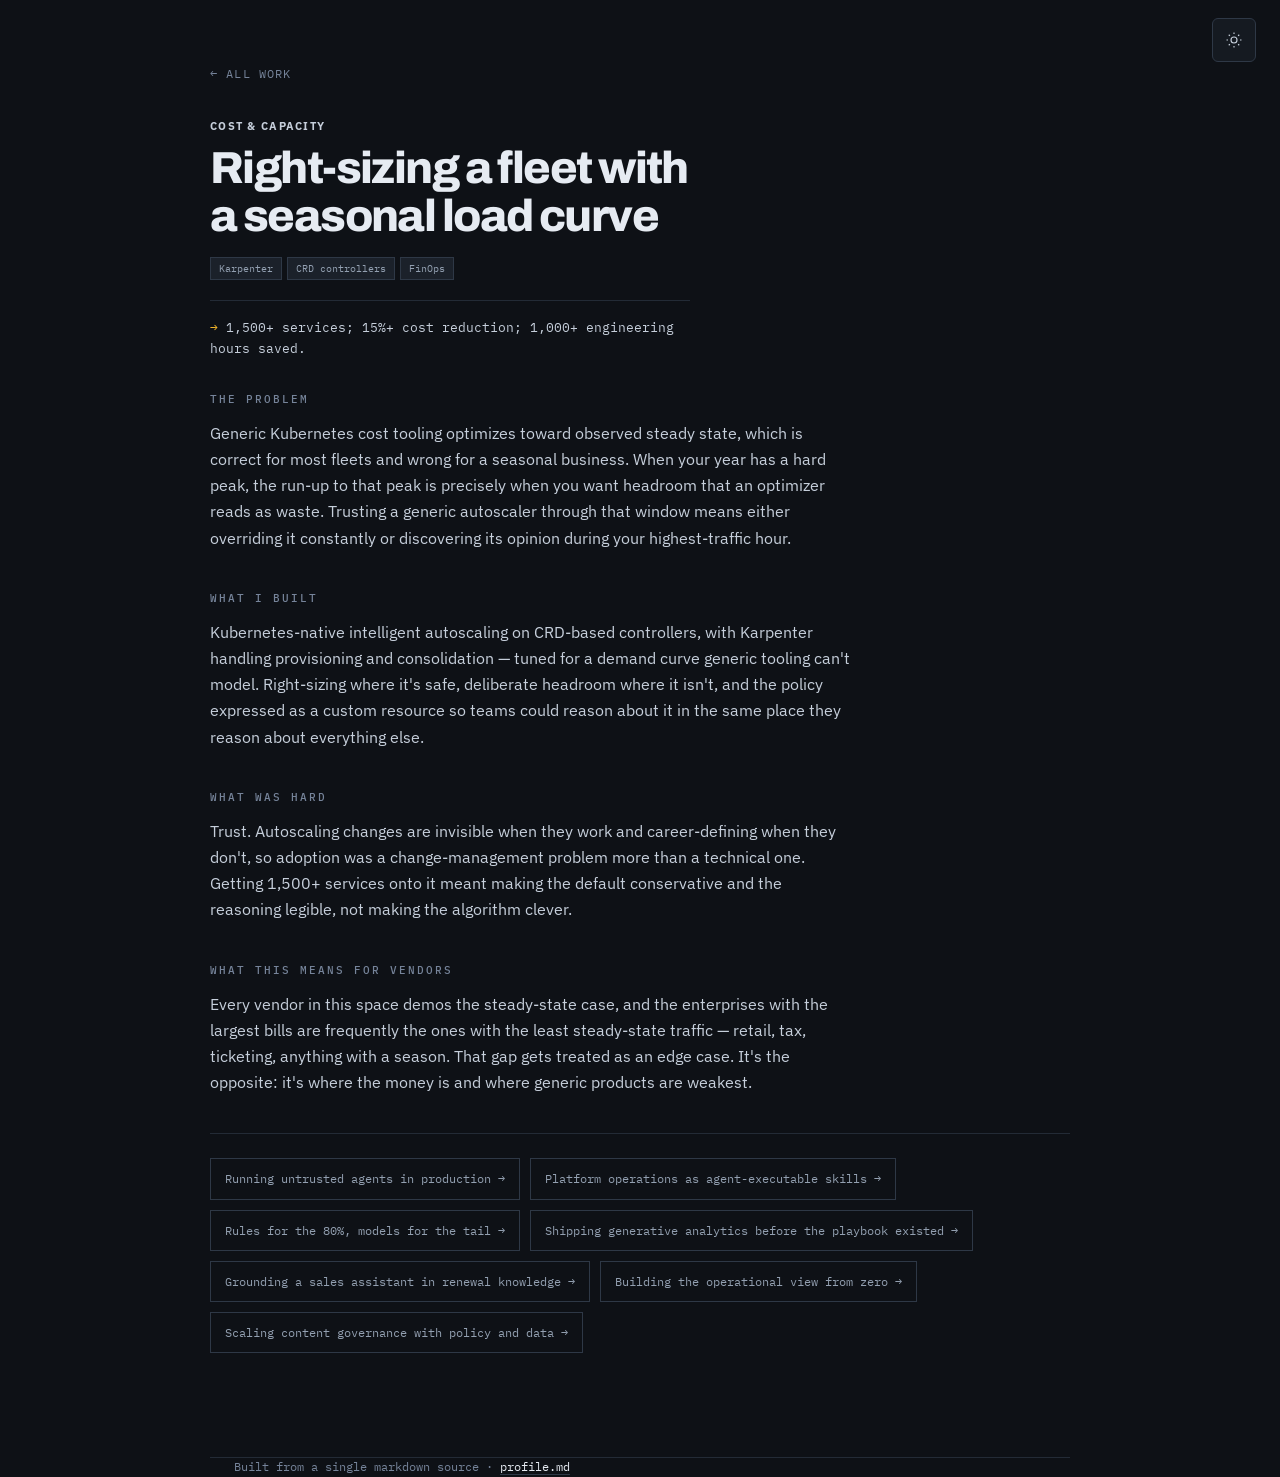
<file: work/autoscaling.html>
<!DOCTYPE html>
<html lang="en">
<head>
<meta charset="UTF-8">
<meta name="viewport" content="width=device-width, initial-scale=1">
<title>Right-sizing a fleet with a seasonal load curve — Yenkai Huang</title>
<meta name="description" content="Generic cost optimizers assume steady-state traffic. A business with a hard seasonal peak has the opposite requirement.">
<meta property="og:title" content="Right-sizing a fleet with a seasonal load curve — Yenkai Huang">
<meta property="og:description" content="Generic cost optimizers assume steady-state traffic. A business with a hard seasonal peak has the opposite requirement.">
<meta property="og:type" content="website">
<link rel="preconnect" href="https://fonts.googleapis.com"><link rel="preconnect" href="https://fonts.gstatic.com" crossorigin><link href="https://fonts.googleapis.com/css2?family=Archivo:wght@700;800&family=IBM+Plex+Sans:wght@400;500;600&family=IBM+Plex+Mono:wght@400;500&display=swap" rel="stylesheet">
<style>
:root{
  --ground:#0e1116; --surface:#151a21; --surface-2:#1b212a;
  --rule:#232b36; --rule-2:#2e3846;
  --ink:#e6ebf2; --ink-2:#c6cfdb; --muted:#93a0b1; --faint:#76849a;
  --accent:#f0b429; --accent-dim:#a8791a;
  --maxw:860px;
}
*,*::before,*::after{box-sizing:border-box;margin:0;padding:0}
html{scroll-behavior:smooth;-webkit-text-size-adjust:100%}
body{
  font-family:'IBM Plex Sans',-apple-system,BlinkMacSystemFont,'Segoe UI',Helvetica,Arial,sans-serif;
  background:var(--ground); color:var(--ink-2);
  line-height:1.62; font-size:16px; -webkit-font-smoothing:antialiased;
}
.wrap{max-width:var(--maxw);margin:0 auto;padding:0 24px}
a{color:var(--ink);text-decoration:underline;text-decoration-color:var(--rule-2);text-underline-offset:3px}
a:hover{color:var(--accent);text-decoration-color:var(--accent)}
:focus-visible{outline:2px solid var(--accent);outline-offset:3px;border-radius:2px}
code,pre,.mono{font-family:'IBM Plex Mono',ui-monospace,SFMono-Regular,Menlo,Consolas,monospace}
.sr{position:absolute;width:1px;height:1px;padding:0;margin:-1px;overflow:hidden;clip:rect(0 0 0 0);white-space:nowrap;border:0}

/* ── Hero: one full viewport, centred, canvas behind ── */
.hero{
  position:relative;min-height:100svh;display:flex;flex-direction:column;
  align-items:center;justify-content:center;text-align:center;
  padding:80px 24px 96px;overflow:hidden;
}
#topo{position:absolute;inset:0;width:100%;height:100%;display:block;z-index:0}
.hero-veil{
  position:absolute;inset:0;z-index:1;pointer-events:none;
  background:radial-gradient(ellipse 58% 48% at 50% 44%,
    rgba(14,17,22,.90) 0%, rgba(14,17,22,.62) 52%, rgba(14,17,22,0) 100%);
}
.hero-inner{position:relative;z-index:2;width:100%;max-width:1040px;display:flex;flex-direction:column;align-items:center;gap:0}
.hero-name{
  font-family:'IBM Plex Mono',ui-monospace,monospace;font-size:.82rem;letter-spacing:.24em;
  text-transform:uppercase;color:var(--muted);margin-bottom:22px;
}
.roleline{
  font-family:'Archivo',-apple-system,Helvetica,Arial,sans-serif;
  font-size:clamp(2rem,7.4vw,5rem);font-weight:800;letter-spacing:-.04em;
  line-height:1.0;color:var(--ink);margin-bottom:28px;
  display:grid;grid-template-columns:minmax(0,1fr);perspective:900px;
}
.roleline>.sizer,.roleline>.live{grid-area:1/1}
.roleline>.sizer{visibility:hidden;pointer-events:none}
.roleline>.live{display:flex;flex-wrap:wrap;justify-content:center;align-items:baseline;gap:0 .16em}
.flip{display:inline-block;transform-origin:50% 60%;backface-visibility:hidden}
.flip.out{animation:flipOut .3s cubic-bezier(.55,0,.85,.2) forwards}
.flip.in{animation:flipIn .38s cubic-bezier(.2,.9,.3,1)}
@keyframes flipOut{to{transform:rotateX(-85deg);opacity:0}}
@keyframes flipIn{from{transform:rotateX(80deg);opacity:0}to{transform:none;opacity:1}}
.flip::after{
  content:"";display:inline-block;width:.42em;height:.82em;background:var(--accent);
  margin-left:.14em;transform:translateY(.02em);animation:blink 1.15s steps(1,end) infinite;
}
.roleline>.sizer .flip::after{animation:none}
@keyframes blink{0%,48%{opacity:1}49%,100%{opacity:0}}
.hero-lede{font-size:1.12rem;color:var(--ink-2);max-width:46ch;margin-bottom:34px;text-wrap:balance}
.hero-contact{
  font-family:'IBM Plex Mono',ui-monospace,monospace;font-size:.8rem;color:var(--muted);
  display:flex;flex-wrap:wrap;justify-content:center;gap:6px 16px;
}
.hero-contact a{color:var(--muted);text-decoration-color:var(--rule-2)}
.hero-contact a:hover{color:var(--accent)}
.scrollcue{
  position:absolute;bottom:30px;left:50%;transform:translateX(-50%);z-index:2;
  font-family:'IBM Plex Mono',monospace;font-size:.64rem;letter-spacing:.2em;
  text-transform:uppercase;color:var(--faint);text-decoration:none;
  display:flex;flex-direction:column;align-items:center;gap:7px;
}
.scrollcue:hover{color:var(--accent)}
.scrollcue span{display:block;width:1px;height:26px;background:linear-gradient(var(--rule-2),transparent);animation:cue 2.4s ease-in-out infinite}
@keyframes cue{0%,100%{opacity:.35;transform:scaleY(.7)}50%{opacity:1;transform:scaleY(1)}}

/* ── Orchestrated entrance ── */
@keyframes rise{from{opacity:0;transform:translateY(10px)}to{opacity:1;transform:none}}
@keyframes settle{from{opacity:0}to{opacity:1}}
#topo{animation:settle 1100ms ease-out both}
.hero-inner>*{animation:rise 560ms cubic-bezier(.2,.75,.3,1) both}
.hero-inner>*:nth-child(1){animation-delay:120ms}
.hero-inner>*:nth-child(2){animation-delay:250ms}
.hero-inner>*:nth-child(3){animation-delay:400ms}
.hero-inner>*:nth-child(4){animation-delay:530ms}
.scrollcue{animation:rise 560ms cubic-bezier(.2,.75,.3,1) both;animation-delay:760ms}

/* ── Tabs ── */
.tabbar{position:sticky;top:0;z-index:30;background:var(--ground);border-bottom:1px solid var(--rule)}
.tablist{max-width:var(--maxw);margin:0 auto;padding:0 24px;display:flex;gap:2px;overflow-x:auto;scrollbar-width:none}
.tablist::-webkit-scrollbar{display:none}
.tab{
  appearance:none;background:none;border:0;border-bottom:2px solid transparent;
  font-family:'IBM Plex Mono',ui-monospace,monospace;font-size:.74rem;letter-spacing:.1em;
  text-transform:uppercase;color:var(--faint);padding:16px 13px 13px;cursor:pointer;
  white-space:nowrap;transition:color .15s,border-color .15s;
}
.tab:hover{color:var(--ink-2)}
.tab[aria-selected="true"]{color:var(--ink);border-bottom-color:var(--accent)}

/* ── Panels ── */
.panel{padding:56px 0 112px}
.panel[hidden]{display:none}
.lede{font-size:1.02rem;color:var(--muted);max-width:60ch;margin-bottom:40px}
h2{
  font-family:'IBM Plex Mono',ui-monospace,monospace;font-size:.7rem;letter-spacing:.18em;
  text-transform:uppercase;color:var(--faint);margin:56px 0 20px;padding-bottom:10px;
  border-bottom:1px solid var(--rule);font-weight:500;
}
h2:first-of-type{margin-top:0}
h3{font-family:'Archivo',sans-serif;font-size:1.12rem;font-weight:700;color:var(--ink);letter-spacing:-.015em;margin-bottom:8px;text-wrap:balance}

/* ── Work cards ── */
.cards{display:grid;grid-template-columns:1fr 1fr;gap:1px;background:var(--rule);border:1px solid var(--rule)}
.card{
  display:flex;flex-direction:column;background:var(--surface);padding:26px 24px 22px;
  text-decoration:none;color:inherit;transition:background .18s;
}
.card:hover{background:var(--surface-2);color:inherit}
.card .kicker{
  font-family:'IBM Plex Mono',ui-monospace,monospace;font-size:.65rem;letter-spacing:.16em;
  text-transform:uppercase;color:var(--faint);margin-bottom:12px;
}
.card p{font-size:.93rem;color:var(--muted);margin-bottom:14px}
.card .metric{font-family:'IBM Plex Mono',ui-monospace,monospace;font-size:.75rem;color:var(--ink-2);line-height:1.55;margin-bottom:14px}
.card .metric::before{content:"→ ";color:var(--accent)}
.card .foot{margin-top:auto;display:flex;justify-content:space-between;align-items:flex-end;gap:12px;padding-top:12px}
.more{font-family:'IBM Plex Mono',ui-monospace,monospace;font-size:.7rem;letter-spacing:.1em;text-transform:uppercase;color:var(--accent);flex:none}
.tags{display:flex;flex-wrap:wrap;gap:5px}
.tag{font-family:'IBM Plex Mono',ui-monospace,monospace;background:var(--surface-2);border:1px solid var(--rule-2);color:var(--muted);font-size:.65rem;padding:2px 8px}

/* ── Domain rows ── */
.domaincards{display:flex;flex-direction:column;border-top:1px solid var(--rule)}
.dcard{
  display:flex;justify-content:space-between;align-items:center;gap:20px;
  border-bottom:1px solid var(--rule);padding:22px 4px;text-decoration:none;color:inherit;
  transition:padding-left .18s,background .18s;
}
.dcard:hover{padding-left:12px;background:var(--surface);color:inherit}
.dcard p{font-size:.9rem;color:var(--muted);margin-top:5px}
.dcard .arrow{color:var(--accent);font-size:1.05rem;flex:none}

/* ── Earlier ── */
.earlier{padding-left:18px;border-left:1px solid var(--rule-2);margin-bottom:22px}
.earlier .role{font-weight:600;color:var(--ink);font-size:.98rem}
.earlier .meta{font-family:'IBM Plex Mono',ui-monospace,monospace;font-size:.71rem;color:var(--faint);letter-spacing:.08em;margin:3px 0 8px}
.earlier p{font-size:.91rem;color:var(--muted)}

/* ── Tables ── */
table{width:100%;border-collapse:collapse;font-size:.9rem;margin-bottom:8px}
th{
  text-align:left;font-family:'IBM Plex Mono',ui-monospace,monospace;font-size:.65rem;letter-spacing:.14em;
  text-transform:uppercase;color:var(--faint);padding:0 14px 10px 0;border-bottom:1px solid var(--rule-2);font-weight:500;
}
td{padding:12px 14px 12px 0;border-bottom:1px solid var(--rule);vertical-align:top;color:var(--muted)}
td:first-child{color:var(--ink);font-weight:500;white-space:nowrap}
.scroller{overflow-x:auto;margin-bottom:28px}
.depth{font-family:'IBM Plex Mono',ui-monospace,monospace;font-size:.63rem;letter-spacing:.1em;text-transform:uppercase;padding:2px 7px;white-space:nowrap}
.d-expert{background:var(--accent);color:var(--ground);font-weight:500}
.d-practiced{background:var(--surface-2);color:var(--ink-2);border:1px solid var(--rule-2)}
.d-familiar{background:transparent;color:var(--faint);border:1px solid var(--rule)}

.rubric{display:grid;grid-template-columns:repeat(3,1fr);gap:1px;background:var(--rule);border:1px solid var(--rule);margin-bottom:36px}
.rubric div{background:var(--surface);padding:18px}
.rubric strong{font-family:'IBM Plex Mono',ui-monospace,monospace;font-size:.7rem;letter-spacing:.12em;text-transform:uppercase;color:var(--accent)}
.rubric p{font-size:.85rem;color:var(--muted);margin-top:8px}

/* ── For Agents ── */
.callout{background:var(--surface);border:1px solid var(--rule);padding:24px;margin-bottom:30px}
.callout p{font-size:.95rem;color:var(--muted)}
.filelink{
  display:inline-flex;align-items:center;gap:9px;margin-top:16px;background:var(--accent);color:var(--ground);
  padding:10px 17px;font-family:'IBM Plex Mono',ui-monospace,monospace;font-size:.76rem;font-weight:500;text-decoration:none;
}
.filelink:hover{background:var(--ink);color:var(--ground)}
.diagram{background:var(--surface);border:1px solid var(--rule);padding:24px 18px;margin-bottom:30px;overflow-x:auto}
.diagram svg{display:block;width:100%;min-width:560px;height:auto}
.decision{margin-bottom:24px}
.decision p{font-size:.93rem;color:var(--muted)}
pre{background:var(--surface);border:1px solid var(--rule);color:var(--ink-2);padding:18px 20px;overflow-x:auto;font-size:.79rem;line-height:1.65;margin-bottom:12px}
.note{font-size:.87rem;color:var(--muted);margin-bottom:28px;max-width:62ch}

/* ── About ── */
.about{display:flex;flex-direction:column;gap:18px}
.about p{font-size:1rem;color:var(--ink-2);max-width:62ch}
.edu{margin-bottom:17px}
.edu .school{font-weight:600;color:var(--ink);font-size:.99rem}
.edu .detail{font-size:.86rem;color:var(--muted)}
.community{display:flex;flex-direction:column;gap:8px}
.community li{font-size:.93rem;color:var(--muted);list-style:none;padding-left:20px;position:relative}
.community li::before{content:"·";position:absolute;left:5px;color:var(--accent);font-weight:700}

/* ── Detail pages ── */
.backlink{font-family:'IBM Plex Mono',ui-monospace,monospace;font-size:.72rem;letter-spacing:.1em;text-transform:uppercase;color:var(--faint);text-decoration:none;display:inline-block;margin-bottom:34px}
.backlink:hover{color:var(--accent)}
.detail-head{padding:60px 0 10px}
.detail-head h1{font-family:'Archivo',sans-serif;font-size:clamp(1.9rem,5vw,2.8rem);font-weight:800;letter-spacing:-.035em;line-height:1.07;color:var(--ink);margin-bottom:16px;max-width:19ch;text-wrap:balance}
.detail-metric{font-family:'IBM Plex Mono',ui-monospace,monospace;font-size:.83rem;color:var(--ink-2);border-top:1px solid var(--rule);padding-top:16px;margin-top:20px;max-width:60ch}
.detail-metric::before{content:"→ ";color:var(--accent)}
.detail-body{padding:20px 0 104px}
.detail-body section{margin-bottom:38px}
.detail-body h2{border:0;margin:0 0 12px;padding:0}
.detail-body p{font-size:1.01rem;color:var(--ink-2);max-width:64ch}
.nextprev{border-top:1px solid var(--rule);padding-top:24px;display:flex;flex-wrap:wrap;gap:10px}
.nextprev a{font-family:'IBM Plex Mono',ui-monospace,monospace;font-size:.74rem;text-decoration:none;border:1px solid var(--rule-2);padding:10px 14px;color:var(--muted)}
.nextprev a:hover{border-color:var(--accent);color:var(--accent)}

footer{border-top:1px solid var(--rule);padding:28px 0 48px;font-family:'IBM Plex Mono',ui-monospace,monospace;font-size:.72rem;color:var(--faint)}

@media (max-width:700px){
  .hero{padding:72px 20px 88px}
  .cards{grid-template-columns:1fr}
  .rubric{grid-template-columns:1fr}
  .panel{padding:40px 0 80px}
}
@media (prefers-reduced-motion:reduce){
  *{transition:none!important;animation:none!important;scroll-behavior:auto!important}
  /* The entrance animates opacity 0 -> 1 with fill-mode both. Killing the
     animation without this would leave the whole hero invisible. */
  #topo,.hero-inner>*,.scrollcue{opacity:1!important;transform:none!important}
}
</style>
<link rel="stylesheet" href="../theme.css">
<script src="../theme.js"></script>
</head>
<body>

<div class="wrap detail-head">
  <a class="backlink" href="../index.html#work">&larr; All work</a>
  <div class="kicker" style="font-size:.67rem;font-weight:700;letter-spacing:.12em;text-transform:uppercase;color:var(--slate-500);margin-bottom:10px">Cost &amp; Capacity</div>
  <h1>Right-sizing a fleet with a seasonal load curve</h1>
  <div class="tags"><span class="tag">Karpenter</span><span class="tag">CRD controllers</span><span class="tag">FinOps</span></div>
  <div class="detail-metric">1,500+ services; 15%+ cost reduction; 1,000+ engineering hours saved.</div>
</div>
<div class="wrap detail-body">
  <section><h2>The problem</h2><p>Generic Kubernetes cost tooling optimizes toward observed steady state, which is correct for most fleets and wrong for a seasonal business. When your year has a hard peak, the run-up to that peak is precisely when you want headroom that an optimizer reads as waste. Trusting a generic autoscaler through that window means either overriding it constantly or discovering its opinion during your highest-traffic hour.</p></section><section><h2>What I built</h2><p>Kubernetes-native intelligent autoscaling on CRD-based controllers, with Karpenter handling provisioning and consolidation — tuned for a demand curve generic tooling can't model. Right-sizing where it's safe, deliberate headroom where it isn't, and the policy expressed as a custom resource so teams could reason about it in the same place they reason about everything else.</p></section><section><h2>What was hard</h2><p>Trust. Autoscaling changes are invisible when they work and career-defining when they don't, so adoption was a change-management problem more than a technical one. Getting 1,500+ services onto it meant making the default conservative and the reasoning legible, not making the algorithm clever.</p></section><section><h2>What this means for vendors</h2><p>Every vendor in this space demos the steady-state case, and the enterprises with the largest bills are frequently the ones with the least steady-state traffic — retail, tax, ticketing, anything with a season. That gap gets treated as an edge case. It's the opposite: it's where the money is and where generic products are weakest.</p></section>
  <div class="nextprev"><a href="agent-runtime.html">Running untrusted agents in production &rarr;</a><a href="mcp-skills.html">Platform operations as agent-executable skills &rarr;</a><a href="incident-triage.html">Rules for the 80%, models for the tail &rarr;</a><a href="enterprise-genai-analytics.html">Shipping generative analytics before the playbook existed &rarr;</a><a href="rag-sales-assistant.html">Grounding a sales assistant in renewal knowledge &rarr;</a><a href="aiops-observability.html">Building the operational view from zero &rarr;</a><a href="ai-content-governance.html">Scaling content governance with policy and data &rarr;</a></div>
</div>
<footer class="wrap">
  Built from a single markdown source · <a href="../profile.md">profile.md</a>
</footer>
<script></script>
</body>
</html>
</file>
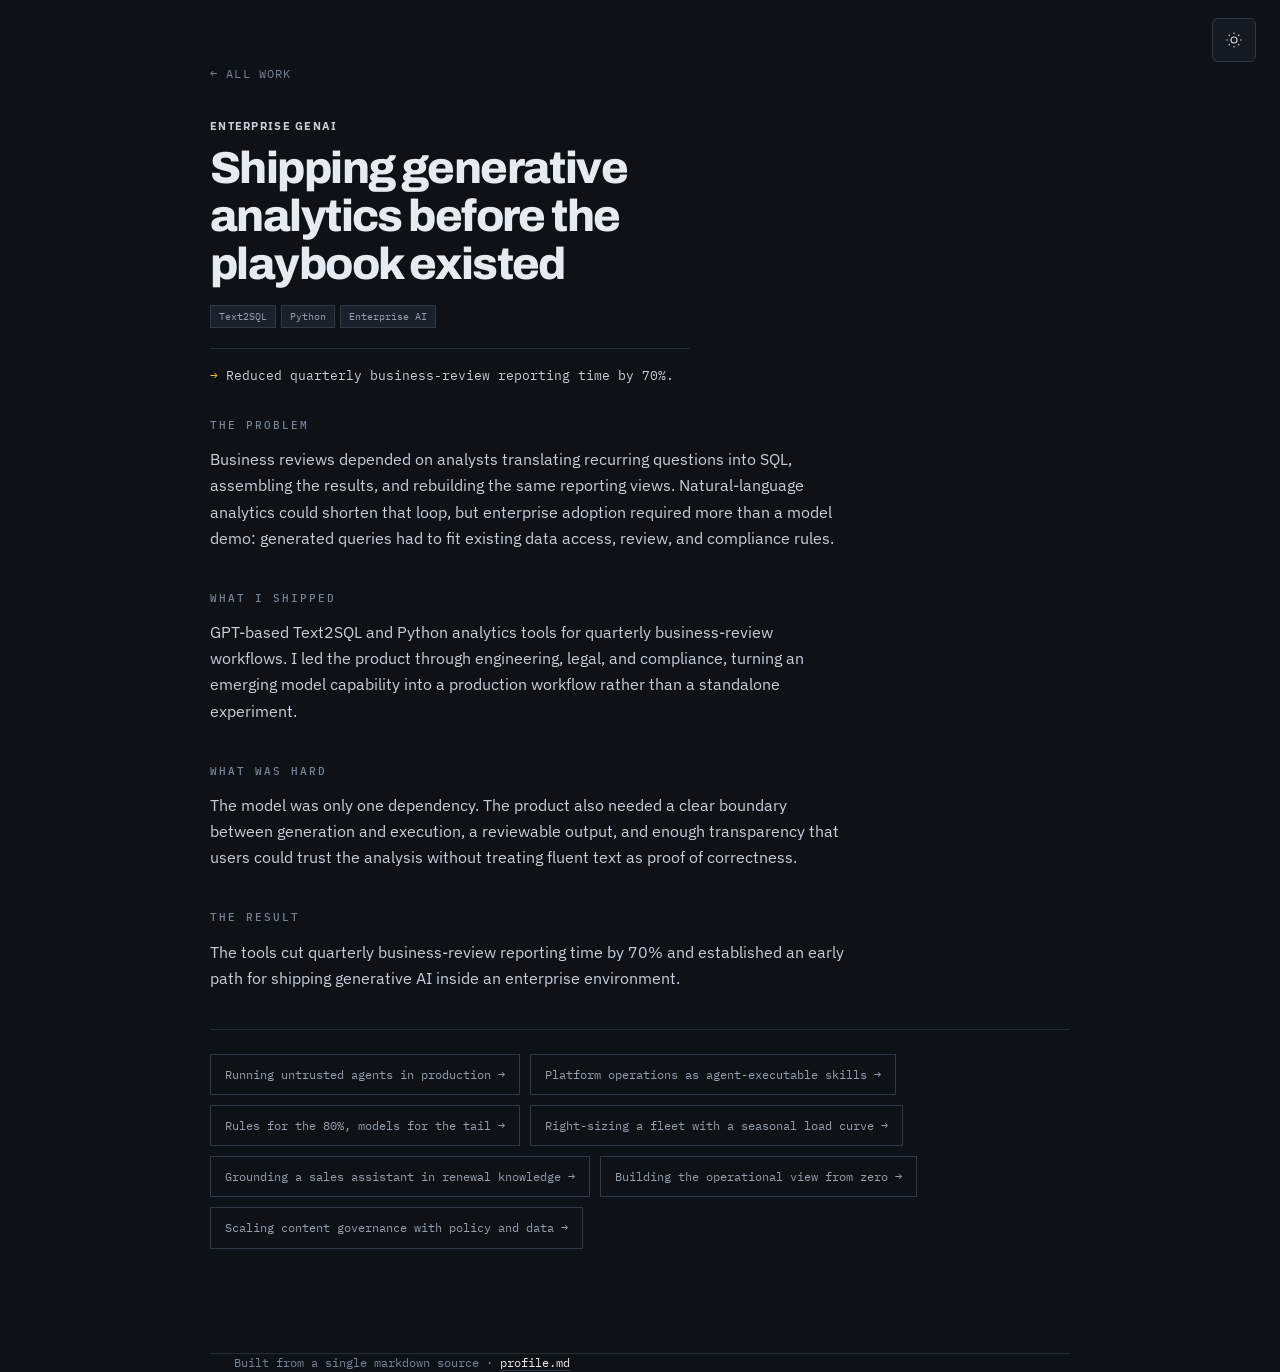
<file: work/enterprise-genai-analytics.html>
<!DOCTYPE html>
<html lang="en">
<head>
<meta charset="UTF-8">
<meta name="viewport" content="width=device-width, initial-scale=1">
<title>Shipping generative analytics before the playbook existed — Yenkai Huang</title>
<meta name="description" content="A useful enterprise AI product is as much a legal, compliance, and workflow problem as a model problem. The product had to make natural-language analysis trustworthy enough to use.">
<meta property="og:title" content="Shipping generative analytics before the playbook existed — Yenkai Huang">
<meta property="og:description" content="A useful enterprise AI product is as much a legal, compliance, and workflow problem as a model problem. The product had to make natural-language analysis trustworthy enough to use.">
<meta property="og:type" content="website">
<link rel="preconnect" href="https://fonts.googleapis.com"><link rel="preconnect" href="https://fonts.gstatic.com" crossorigin><link href="https://fonts.googleapis.com/css2?family=Archivo:wght@700;800&family=IBM+Plex+Sans:wght@400;500;600&family=IBM+Plex+Mono:wght@400;500&display=swap" rel="stylesheet">
<style>
:root{
  --ground:#0e1116; --surface:#151a21; --surface-2:#1b212a;
  --rule:#232b36; --rule-2:#2e3846;
  --ink:#e6ebf2; --ink-2:#c6cfdb; --muted:#93a0b1; --faint:#76849a;
  --accent:#f0b429; --accent-dim:#a8791a;
  --maxw:860px;
}
*,*::before,*::after{box-sizing:border-box;margin:0;padding:0}
html{scroll-behavior:smooth;-webkit-text-size-adjust:100%}
body{
  font-family:'IBM Plex Sans',-apple-system,BlinkMacSystemFont,'Segoe UI',Helvetica,Arial,sans-serif;
  background:var(--ground); color:var(--ink-2);
  line-height:1.62; font-size:16px; -webkit-font-smoothing:antialiased;
}
.wrap{max-width:var(--maxw);margin:0 auto;padding:0 24px}
a{color:var(--ink);text-decoration:underline;text-decoration-color:var(--rule-2);text-underline-offset:3px}
a:hover{color:var(--accent);text-decoration-color:var(--accent)}
:focus-visible{outline:2px solid var(--accent);outline-offset:3px;border-radius:2px}
code,pre,.mono{font-family:'IBM Plex Mono',ui-monospace,SFMono-Regular,Menlo,Consolas,monospace}
.sr{position:absolute;width:1px;height:1px;padding:0;margin:-1px;overflow:hidden;clip:rect(0 0 0 0);white-space:nowrap;border:0}

/* ── Hero: one full viewport, centred, canvas behind ── */
.hero{
  position:relative;min-height:100svh;display:flex;flex-direction:column;
  align-items:center;justify-content:center;text-align:center;
  padding:80px 24px 96px;overflow:hidden;
}
#topo{position:absolute;inset:0;width:100%;height:100%;display:block;z-index:0}
.hero-veil{
  position:absolute;inset:0;z-index:1;pointer-events:none;
  background:radial-gradient(ellipse 58% 48% at 50% 44%,
    rgba(14,17,22,.90) 0%, rgba(14,17,22,.62) 52%, rgba(14,17,22,0) 100%);
}
.hero-inner{position:relative;z-index:2;width:100%;max-width:1040px;display:flex;flex-direction:column;align-items:center;gap:0}
.hero-name{
  font-family:'IBM Plex Mono',ui-monospace,monospace;font-size:.82rem;letter-spacing:.24em;
  text-transform:uppercase;color:var(--muted);margin-bottom:22px;
}
.roleline{
  font-family:'Archivo',-apple-system,Helvetica,Arial,sans-serif;
  font-size:clamp(2rem,7.4vw,5rem);font-weight:800;letter-spacing:-.04em;
  line-height:1.0;color:var(--ink);margin-bottom:28px;
  display:grid;grid-template-columns:minmax(0,1fr);perspective:900px;
}
.roleline>.sizer,.roleline>.live{grid-area:1/1}
.roleline>.sizer{visibility:hidden;pointer-events:none}
.roleline>.live{display:flex;flex-wrap:wrap;justify-content:center;align-items:baseline;gap:0 .16em}
.flip{display:inline-block;transform-origin:50% 60%;backface-visibility:hidden}
.flip.out{animation:flipOut .3s cubic-bezier(.55,0,.85,.2) forwards}
.flip.in{animation:flipIn .38s cubic-bezier(.2,.9,.3,1)}
@keyframes flipOut{to{transform:rotateX(-85deg);opacity:0}}
@keyframes flipIn{from{transform:rotateX(80deg);opacity:0}to{transform:none;opacity:1}}
.flip::after{
  content:"";display:inline-block;width:.42em;height:.82em;background:var(--accent);
  margin-left:.14em;transform:translateY(.02em);animation:blink 1.15s steps(1,end) infinite;
}
.roleline>.sizer .flip::after{animation:none}
@keyframes blink{0%,48%{opacity:1}49%,100%{opacity:0}}
.hero-lede{font-size:1.12rem;color:var(--ink-2);max-width:46ch;margin-bottom:34px;text-wrap:balance}
.hero-contact{
  font-family:'IBM Plex Mono',ui-monospace,monospace;font-size:.8rem;color:var(--muted);
  display:flex;flex-wrap:wrap;justify-content:center;gap:6px 16px;
}
.hero-contact a{color:var(--muted);text-decoration-color:var(--rule-2)}
.hero-contact a:hover{color:var(--accent)}
.scrollcue{
  position:absolute;bottom:30px;left:50%;transform:translateX(-50%);z-index:2;
  font-family:'IBM Plex Mono',monospace;font-size:.64rem;letter-spacing:.2em;
  text-transform:uppercase;color:var(--faint);text-decoration:none;
  display:flex;flex-direction:column;align-items:center;gap:7px;
}
.scrollcue:hover{color:var(--accent)}
.scrollcue span{display:block;width:1px;height:26px;background:linear-gradient(var(--rule-2),transparent);animation:cue 2.4s ease-in-out infinite}
@keyframes cue{0%,100%{opacity:.35;transform:scaleY(.7)}50%{opacity:1;transform:scaleY(1)}}

/* ── Orchestrated entrance ── */
@keyframes rise{from{opacity:0;transform:translateY(10px)}to{opacity:1;transform:none}}
@keyframes settle{from{opacity:0}to{opacity:1}}
#topo{animation:settle 1100ms ease-out both}
.hero-inner>*{animation:rise 560ms cubic-bezier(.2,.75,.3,1) both}
.hero-inner>*:nth-child(1){animation-delay:120ms}
.hero-inner>*:nth-child(2){animation-delay:250ms}
.hero-inner>*:nth-child(3){animation-delay:400ms}
.hero-inner>*:nth-child(4){animation-delay:530ms}
.scrollcue{animation:rise 560ms cubic-bezier(.2,.75,.3,1) both;animation-delay:760ms}

/* ── Tabs ── */
.tabbar{position:sticky;top:0;z-index:30;background:var(--ground);border-bottom:1px solid var(--rule)}
.tablist{max-width:var(--maxw);margin:0 auto;padding:0 24px;display:flex;gap:2px;overflow-x:auto;scrollbar-width:none}
.tablist::-webkit-scrollbar{display:none}
.tab{
  appearance:none;background:none;border:0;border-bottom:2px solid transparent;
  font-family:'IBM Plex Mono',ui-monospace,monospace;font-size:.74rem;letter-spacing:.1em;
  text-transform:uppercase;color:var(--faint);padding:16px 13px 13px;cursor:pointer;
  white-space:nowrap;transition:color .15s,border-color .15s;
}
.tab:hover{color:var(--ink-2)}
.tab[aria-selected="true"]{color:var(--ink);border-bottom-color:var(--accent)}

/* ── Panels ── */
.panel{padding:56px 0 112px}
.panel[hidden]{display:none}
.lede{font-size:1.02rem;color:var(--muted);max-width:60ch;margin-bottom:40px}
h2{
  font-family:'IBM Plex Mono',ui-monospace,monospace;font-size:.7rem;letter-spacing:.18em;
  text-transform:uppercase;color:var(--faint);margin:56px 0 20px;padding-bottom:10px;
  border-bottom:1px solid var(--rule);font-weight:500;
}
h2:first-of-type{margin-top:0}
h3{font-family:'Archivo',sans-serif;font-size:1.12rem;font-weight:700;color:var(--ink);letter-spacing:-.015em;margin-bottom:8px;text-wrap:balance}

/* ── Work cards ── */
.cards{display:grid;grid-template-columns:1fr 1fr;gap:1px;background:var(--rule);border:1px solid var(--rule)}
.card{
  display:flex;flex-direction:column;background:var(--surface);padding:26px 24px 22px;
  text-decoration:none;color:inherit;transition:background .18s;
}
.card:hover{background:var(--surface-2);color:inherit}
.card .kicker{
  font-family:'IBM Plex Mono',ui-monospace,monospace;font-size:.65rem;letter-spacing:.16em;
  text-transform:uppercase;color:var(--faint);margin-bottom:12px;
}
.card p{font-size:.93rem;color:var(--muted);margin-bottom:14px}
.card .metric{font-family:'IBM Plex Mono',ui-monospace,monospace;font-size:.75rem;color:var(--ink-2);line-height:1.55;margin-bottom:14px}
.card .metric::before{content:"→ ";color:var(--accent)}
.card .foot{margin-top:auto;display:flex;justify-content:space-between;align-items:flex-end;gap:12px;padding-top:12px}
.more{font-family:'IBM Plex Mono',ui-monospace,monospace;font-size:.7rem;letter-spacing:.1em;text-transform:uppercase;color:var(--accent);flex:none}
.tags{display:flex;flex-wrap:wrap;gap:5px}
.tag{font-family:'IBM Plex Mono',ui-monospace,monospace;background:var(--surface-2);border:1px solid var(--rule-2);color:var(--muted);font-size:.65rem;padding:2px 8px}

/* ── Domain rows ── */
.domaincards{display:flex;flex-direction:column;border-top:1px solid var(--rule)}
.dcard{
  display:flex;justify-content:space-between;align-items:center;gap:20px;
  border-bottom:1px solid var(--rule);padding:22px 4px;text-decoration:none;color:inherit;
  transition:padding-left .18s,background .18s;
}
.dcard:hover{padding-left:12px;background:var(--surface);color:inherit}
.dcard p{font-size:.9rem;color:var(--muted);margin-top:5px}
.dcard .arrow{color:var(--accent);font-size:1.05rem;flex:none}

/* ── Earlier ── */
.earlier{padding-left:18px;border-left:1px solid var(--rule-2);margin-bottom:22px}
.earlier .role{font-weight:600;color:var(--ink);font-size:.98rem}
.earlier .meta{font-family:'IBM Plex Mono',ui-monospace,monospace;font-size:.71rem;color:var(--faint);letter-spacing:.08em;margin:3px 0 8px}
.earlier p{font-size:.91rem;color:var(--muted)}

/* ── Tables ── */
table{width:100%;border-collapse:collapse;font-size:.9rem;margin-bottom:8px}
th{
  text-align:left;font-family:'IBM Plex Mono',ui-monospace,monospace;font-size:.65rem;letter-spacing:.14em;
  text-transform:uppercase;color:var(--faint);padding:0 14px 10px 0;border-bottom:1px solid var(--rule-2);font-weight:500;
}
td{padding:12px 14px 12px 0;border-bottom:1px solid var(--rule);vertical-align:top;color:var(--muted)}
td:first-child{color:var(--ink);font-weight:500;white-space:nowrap}
.scroller{overflow-x:auto;margin-bottom:28px}
.depth{font-family:'IBM Plex Mono',ui-monospace,monospace;font-size:.63rem;letter-spacing:.1em;text-transform:uppercase;padding:2px 7px;white-space:nowrap}
.d-expert{background:var(--accent);color:var(--ground);font-weight:500}
.d-practiced{background:var(--surface-2);color:var(--ink-2);border:1px solid var(--rule-2)}
.d-familiar{background:transparent;color:var(--faint);border:1px solid var(--rule)}

.rubric{display:grid;grid-template-columns:repeat(3,1fr);gap:1px;background:var(--rule);border:1px solid var(--rule);margin-bottom:36px}
.rubric div{background:var(--surface);padding:18px}
.rubric strong{font-family:'IBM Plex Mono',ui-monospace,monospace;font-size:.7rem;letter-spacing:.12em;text-transform:uppercase;color:var(--accent)}
.rubric p{font-size:.85rem;color:var(--muted);margin-top:8px}

/* ── For Agents ── */
.callout{background:var(--surface);border:1px solid var(--rule);padding:24px;margin-bottom:30px}
.callout p{font-size:.95rem;color:var(--muted)}
.filelink{
  display:inline-flex;align-items:center;gap:9px;margin-top:16px;background:var(--accent);color:var(--ground);
  padding:10px 17px;font-family:'IBM Plex Mono',ui-monospace,monospace;font-size:.76rem;font-weight:500;text-decoration:none;
}
.filelink:hover{background:var(--ink);color:var(--ground)}
.diagram{background:var(--surface);border:1px solid var(--rule);padding:24px 18px;margin-bottom:30px;overflow-x:auto}
.diagram svg{display:block;width:100%;min-width:560px;height:auto}
.decision{margin-bottom:24px}
.decision p{font-size:.93rem;color:var(--muted)}
pre{background:var(--surface);border:1px solid var(--rule);color:var(--ink-2);padding:18px 20px;overflow-x:auto;font-size:.79rem;line-height:1.65;margin-bottom:12px}
.note{font-size:.87rem;color:var(--muted);margin-bottom:28px;max-width:62ch}

/* ── About ── */
.about{display:flex;flex-direction:column;gap:18px}
.about p{font-size:1rem;color:var(--ink-2);max-width:62ch}
.edu{margin-bottom:17px}
.edu .school{font-weight:600;color:var(--ink);font-size:.99rem}
.edu .detail{font-size:.86rem;color:var(--muted)}
.community{display:flex;flex-direction:column;gap:8px}
.community li{font-size:.93rem;color:var(--muted);list-style:none;padding-left:20px;position:relative}
.community li::before{content:"·";position:absolute;left:5px;color:var(--accent);font-weight:700}

/* ── Detail pages ── */
.backlink{font-family:'IBM Plex Mono',ui-monospace,monospace;font-size:.72rem;letter-spacing:.1em;text-transform:uppercase;color:var(--faint);text-decoration:none;display:inline-block;margin-bottom:34px}
.backlink:hover{color:var(--accent)}
.detail-head{padding:60px 0 10px}
.detail-head h1{font-family:'Archivo',sans-serif;font-size:clamp(1.9rem,5vw,2.8rem);font-weight:800;letter-spacing:-.035em;line-height:1.07;color:var(--ink);margin-bottom:16px;max-width:19ch;text-wrap:balance}
.detail-metric{font-family:'IBM Plex Mono',ui-monospace,monospace;font-size:.83rem;color:var(--ink-2);border-top:1px solid var(--rule);padding-top:16px;margin-top:20px;max-width:60ch}
.detail-metric::before{content:"→ ";color:var(--accent)}
.detail-body{padding:20px 0 104px}
.detail-body section{margin-bottom:38px}
.detail-body h2{border:0;margin:0 0 12px;padding:0}
.detail-body p{font-size:1.01rem;color:var(--ink-2);max-width:64ch}
.nextprev{border-top:1px solid var(--rule);padding-top:24px;display:flex;flex-wrap:wrap;gap:10px}
.nextprev a{font-family:'IBM Plex Mono',ui-monospace,monospace;font-size:.74rem;text-decoration:none;border:1px solid var(--rule-2);padding:10px 14px;color:var(--muted)}
.nextprev a:hover{border-color:var(--accent);color:var(--accent)}

footer{border-top:1px solid var(--rule);padding:28px 0 48px;font-family:'IBM Plex Mono',ui-monospace,monospace;font-size:.72rem;color:var(--faint)}

@media (max-width:700px){
  .hero{padding:72px 20px 88px}
  .cards{grid-template-columns:1fr}
  .rubric{grid-template-columns:1fr}
  .panel{padding:40px 0 80px}
}
@media (prefers-reduced-motion:reduce){
  *{transition:none!important;animation:none!important;scroll-behavior:auto!important}
  /* The entrance animates opacity 0 -> 1 with fill-mode both. Killing the
     animation without this would leave the whole hero invisible. */
  #topo,.hero-inner>*,.scrollcue{opacity:1!important;transform:none!important}
}
</style>
<link rel="stylesheet" href="../theme.css">
<script src="../theme.js"></script>
</head>
<body>

<div class="wrap detail-head">
  <a class="backlink" href="../index.html#work">&larr; All work</a>
  <div class="kicker" style="font-size:.67rem;font-weight:700;letter-spacing:.12em;text-transform:uppercase;color:var(--slate-500);margin-bottom:10px">Enterprise GenAI</div>
  <h1>Shipping generative analytics before the playbook existed</h1>
  <div class="tags"><span class="tag">Text2SQL</span><span class="tag">Python</span><span class="tag">Enterprise AI</span></div>
  <div class="detail-metric">Reduced quarterly business-review reporting time by 70%.</div>
</div>
<div class="wrap detail-body">
  <section><h2>The problem</h2><p>Business reviews depended on analysts translating recurring questions into SQL, assembling the results, and rebuilding the same reporting views. Natural-language analytics could shorten that loop, but enterprise adoption required more than a model demo: generated queries had to fit existing data access, review, and compliance rules.</p></section><section><h2>What I shipped</h2><p>GPT-based Text2SQL and Python analytics tools for quarterly business-review workflows. I led the product through engineering, legal, and compliance, turning an emerging model capability into a production workflow rather than a standalone experiment.</p></section><section><h2>What was hard</h2><p>The model was only one dependency. The product also needed a clear boundary between generation and execution, a reviewable output, and enough transparency that users could trust the analysis without treating fluent text as proof of correctness.</p></section><section><h2>The result</h2><p>The tools cut quarterly business-review reporting time by 70% and established an early path for shipping generative AI inside an enterprise environment.</p></section>
  <div class="nextprev"><a href="agent-runtime.html">Running untrusted agents in production &rarr;</a><a href="mcp-skills.html">Platform operations as agent-executable skills &rarr;</a><a href="incident-triage.html">Rules for the 80%, models for the tail &rarr;</a><a href="autoscaling.html">Right-sizing a fleet with a seasonal load curve &rarr;</a><a href="rag-sales-assistant.html">Grounding a sales assistant in renewal knowledge &rarr;</a><a href="aiops-observability.html">Building the operational view from zero &rarr;</a><a href="ai-content-governance.html">Scaling content governance with policy and data &rarr;</a></div>
</div>
<footer class="wrap">
  Built from a single markdown source · <a href="../profile.md">profile.md</a>
</footer>
<script></script>
</body>
</html>
</file>
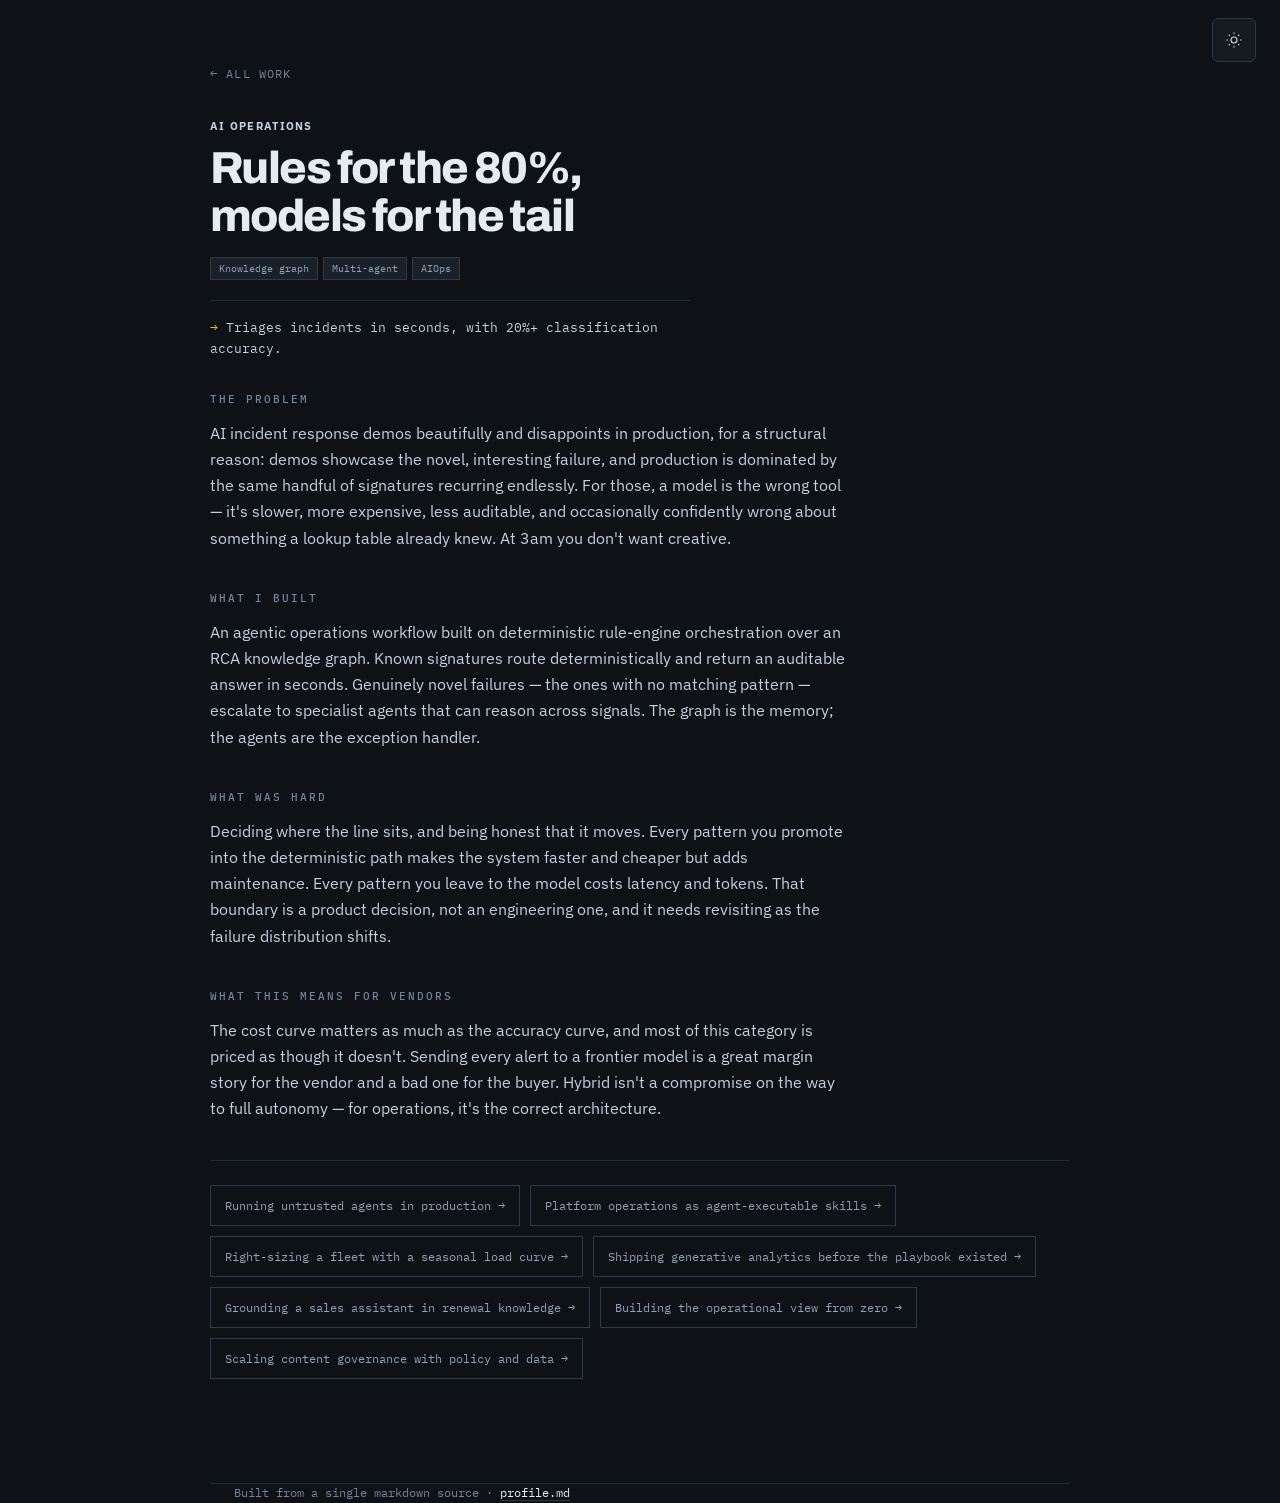
<file: work/incident-triage.html>
<!DOCTYPE html>
<html lang="en">
<head>
<meta charset="UTF-8">
<meta name="viewport" content="width=device-width, initial-scale=1">
<title>Rules for the 80%, models for the tail — Yenkai Huang</title>
<meta name="description" content="Most AI-for-incidents demos showcase the novel failure. Production is the opposite: the same signatures recur, and at 3am you want deterministic, not creative.">
<meta property="og:title" content="Rules for the 80%, models for the tail — Yenkai Huang">
<meta property="og:description" content="Most AI-for-incidents demos showcase the novel failure. Production is the opposite: the same signatures recur, and at 3am you want deterministic, not creative.">
<meta property="og:type" content="website">
<link rel="preconnect" href="https://fonts.googleapis.com"><link rel="preconnect" href="https://fonts.gstatic.com" crossorigin><link href="https://fonts.googleapis.com/css2?family=Archivo:wght@700;800&family=IBM+Plex+Sans:wght@400;500;600&family=IBM+Plex+Mono:wght@400;500&display=swap" rel="stylesheet">
<style>
:root{
  --ground:#0e1116; --surface:#151a21; --surface-2:#1b212a;
  --rule:#232b36; --rule-2:#2e3846;
  --ink:#e6ebf2; --ink-2:#c6cfdb; --muted:#93a0b1; --faint:#76849a;
  --accent:#f0b429; --accent-dim:#a8791a;
  --maxw:860px;
}
*,*::before,*::after{box-sizing:border-box;margin:0;padding:0}
html{scroll-behavior:smooth;-webkit-text-size-adjust:100%}
body{
  font-family:'IBM Plex Sans',-apple-system,BlinkMacSystemFont,'Segoe UI',Helvetica,Arial,sans-serif;
  background:var(--ground); color:var(--ink-2);
  line-height:1.62; font-size:16px; -webkit-font-smoothing:antialiased;
}
.wrap{max-width:var(--maxw);margin:0 auto;padding:0 24px}
a{color:var(--ink);text-decoration:underline;text-decoration-color:var(--rule-2);text-underline-offset:3px}
a:hover{color:var(--accent);text-decoration-color:var(--accent)}
:focus-visible{outline:2px solid var(--accent);outline-offset:3px;border-radius:2px}
code,pre,.mono{font-family:'IBM Plex Mono',ui-monospace,SFMono-Regular,Menlo,Consolas,monospace}
.sr{position:absolute;width:1px;height:1px;padding:0;margin:-1px;overflow:hidden;clip:rect(0 0 0 0);white-space:nowrap;border:0}

/* ── Hero: one full viewport, centred, canvas behind ── */
.hero{
  position:relative;min-height:100svh;display:flex;flex-direction:column;
  align-items:center;justify-content:center;text-align:center;
  padding:80px 24px 96px;overflow:hidden;
}
#topo{position:absolute;inset:0;width:100%;height:100%;display:block;z-index:0}
.hero-veil{
  position:absolute;inset:0;z-index:1;pointer-events:none;
  background:radial-gradient(ellipse 58% 48% at 50% 44%,
    rgba(14,17,22,.90) 0%, rgba(14,17,22,.62) 52%, rgba(14,17,22,0) 100%);
}
.hero-inner{position:relative;z-index:2;width:100%;max-width:1040px;display:flex;flex-direction:column;align-items:center;gap:0}
.hero-name{
  font-family:'IBM Plex Mono',ui-monospace,monospace;font-size:.82rem;letter-spacing:.24em;
  text-transform:uppercase;color:var(--muted);margin-bottom:22px;
}
.roleline{
  font-family:'Archivo',-apple-system,Helvetica,Arial,sans-serif;
  font-size:clamp(2rem,7.4vw,5rem);font-weight:800;letter-spacing:-.04em;
  line-height:1.0;color:var(--ink);margin-bottom:28px;
  display:grid;grid-template-columns:minmax(0,1fr);perspective:900px;
}
.roleline>.sizer,.roleline>.live{grid-area:1/1}
.roleline>.sizer{visibility:hidden;pointer-events:none}
.roleline>.live{display:flex;flex-wrap:wrap;justify-content:center;align-items:baseline;gap:0 .16em}
.flip{display:inline-block;transform-origin:50% 60%;backface-visibility:hidden}
.flip.out{animation:flipOut .3s cubic-bezier(.55,0,.85,.2) forwards}
.flip.in{animation:flipIn .38s cubic-bezier(.2,.9,.3,1)}
@keyframes flipOut{to{transform:rotateX(-85deg);opacity:0}}
@keyframes flipIn{from{transform:rotateX(80deg);opacity:0}to{transform:none;opacity:1}}
.flip::after{
  content:"";display:inline-block;width:.42em;height:.82em;background:var(--accent);
  margin-left:.14em;transform:translateY(.02em);animation:blink 1.15s steps(1,end) infinite;
}
.roleline>.sizer .flip::after{animation:none}
@keyframes blink{0%,48%{opacity:1}49%,100%{opacity:0}}
.hero-lede{font-size:1.12rem;color:var(--ink-2);max-width:46ch;margin-bottom:34px;text-wrap:balance}
.hero-contact{
  font-family:'IBM Plex Mono',ui-monospace,monospace;font-size:.8rem;color:var(--muted);
  display:flex;flex-wrap:wrap;justify-content:center;gap:6px 16px;
}
.hero-contact a{color:var(--muted);text-decoration-color:var(--rule-2)}
.hero-contact a:hover{color:var(--accent)}
.scrollcue{
  position:absolute;bottom:30px;left:50%;transform:translateX(-50%);z-index:2;
  font-family:'IBM Plex Mono',monospace;font-size:.64rem;letter-spacing:.2em;
  text-transform:uppercase;color:var(--faint);text-decoration:none;
  display:flex;flex-direction:column;align-items:center;gap:7px;
}
.scrollcue:hover{color:var(--accent)}
.scrollcue span{display:block;width:1px;height:26px;background:linear-gradient(var(--rule-2),transparent);animation:cue 2.4s ease-in-out infinite}
@keyframes cue{0%,100%{opacity:.35;transform:scaleY(.7)}50%{opacity:1;transform:scaleY(1)}}

/* ── Orchestrated entrance ── */
@keyframes rise{from{opacity:0;transform:translateY(10px)}to{opacity:1;transform:none}}
@keyframes settle{from{opacity:0}to{opacity:1}}
#topo{animation:settle 1100ms ease-out both}
.hero-inner>*{animation:rise 560ms cubic-bezier(.2,.75,.3,1) both}
.hero-inner>*:nth-child(1){animation-delay:120ms}
.hero-inner>*:nth-child(2){animation-delay:250ms}
.hero-inner>*:nth-child(3){animation-delay:400ms}
.hero-inner>*:nth-child(4){animation-delay:530ms}
.scrollcue{animation:rise 560ms cubic-bezier(.2,.75,.3,1) both;animation-delay:760ms}

/* ── Tabs ── */
.tabbar{position:sticky;top:0;z-index:30;background:var(--ground);border-bottom:1px solid var(--rule)}
.tablist{max-width:var(--maxw);margin:0 auto;padding:0 24px;display:flex;gap:2px;overflow-x:auto;scrollbar-width:none}
.tablist::-webkit-scrollbar{display:none}
.tab{
  appearance:none;background:none;border:0;border-bottom:2px solid transparent;
  font-family:'IBM Plex Mono',ui-monospace,monospace;font-size:.74rem;letter-spacing:.1em;
  text-transform:uppercase;color:var(--faint);padding:16px 13px 13px;cursor:pointer;
  white-space:nowrap;transition:color .15s,border-color .15s;
}
.tab:hover{color:var(--ink-2)}
.tab[aria-selected="true"]{color:var(--ink);border-bottom-color:var(--accent)}

/* ── Panels ── */
.panel{padding:56px 0 112px}
.panel[hidden]{display:none}
.lede{font-size:1.02rem;color:var(--muted);max-width:60ch;margin-bottom:40px}
h2{
  font-family:'IBM Plex Mono',ui-monospace,monospace;font-size:.7rem;letter-spacing:.18em;
  text-transform:uppercase;color:var(--faint);margin:56px 0 20px;padding-bottom:10px;
  border-bottom:1px solid var(--rule);font-weight:500;
}
h2:first-of-type{margin-top:0}
h3{font-family:'Archivo',sans-serif;font-size:1.12rem;font-weight:700;color:var(--ink);letter-spacing:-.015em;margin-bottom:8px;text-wrap:balance}

/* ── Work cards ── */
.cards{display:grid;grid-template-columns:1fr 1fr;gap:1px;background:var(--rule);border:1px solid var(--rule)}
.card{
  display:flex;flex-direction:column;background:var(--surface);padding:26px 24px 22px;
  text-decoration:none;color:inherit;transition:background .18s;
}
.card:hover{background:var(--surface-2);color:inherit}
.card .kicker{
  font-family:'IBM Plex Mono',ui-monospace,monospace;font-size:.65rem;letter-spacing:.16em;
  text-transform:uppercase;color:var(--faint);margin-bottom:12px;
}
.card p{font-size:.93rem;color:var(--muted);margin-bottom:14px}
.card .metric{font-family:'IBM Plex Mono',ui-monospace,monospace;font-size:.75rem;color:var(--ink-2);line-height:1.55;margin-bottom:14px}
.card .metric::before{content:"→ ";color:var(--accent)}
.card .foot{margin-top:auto;display:flex;justify-content:space-between;align-items:flex-end;gap:12px;padding-top:12px}
.more{font-family:'IBM Plex Mono',ui-monospace,monospace;font-size:.7rem;letter-spacing:.1em;text-transform:uppercase;color:var(--accent);flex:none}
.tags{display:flex;flex-wrap:wrap;gap:5px}
.tag{font-family:'IBM Plex Mono',ui-monospace,monospace;background:var(--surface-2);border:1px solid var(--rule-2);color:var(--muted);font-size:.65rem;padding:2px 8px}

/* ── Domain rows ── */
.domaincards{display:flex;flex-direction:column;border-top:1px solid var(--rule)}
.dcard{
  display:flex;justify-content:space-between;align-items:center;gap:20px;
  border-bottom:1px solid var(--rule);padding:22px 4px;text-decoration:none;color:inherit;
  transition:padding-left .18s,background .18s;
}
.dcard:hover{padding-left:12px;background:var(--surface);color:inherit}
.dcard p{font-size:.9rem;color:var(--muted);margin-top:5px}
.dcard .arrow{color:var(--accent);font-size:1.05rem;flex:none}

/* ── Earlier ── */
.earlier{padding-left:18px;border-left:1px solid var(--rule-2);margin-bottom:22px}
.earlier .role{font-weight:600;color:var(--ink);font-size:.98rem}
.earlier .meta{font-family:'IBM Plex Mono',ui-monospace,monospace;font-size:.71rem;color:var(--faint);letter-spacing:.08em;margin:3px 0 8px}
.earlier p{font-size:.91rem;color:var(--muted)}

/* ── Tables ── */
table{width:100%;border-collapse:collapse;font-size:.9rem;margin-bottom:8px}
th{
  text-align:left;font-family:'IBM Plex Mono',ui-monospace,monospace;font-size:.65rem;letter-spacing:.14em;
  text-transform:uppercase;color:var(--faint);padding:0 14px 10px 0;border-bottom:1px solid var(--rule-2);font-weight:500;
}
td{padding:12px 14px 12px 0;border-bottom:1px solid var(--rule);vertical-align:top;color:var(--muted)}
td:first-child{color:var(--ink);font-weight:500;white-space:nowrap}
.scroller{overflow-x:auto;margin-bottom:28px}
.depth{font-family:'IBM Plex Mono',ui-monospace,monospace;font-size:.63rem;letter-spacing:.1em;text-transform:uppercase;padding:2px 7px;white-space:nowrap}
.d-expert{background:var(--accent);color:var(--ground);font-weight:500}
.d-practiced{background:var(--surface-2);color:var(--ink-2);border:1px solid var(--rule-2)}
.d-familiar{background:transparent;color:var(--faint);border:1px solid var(--rule)}

.rubric{display:grid;grid-template-columns:repeat(3,1fr);gap:1px;background:var(--rule);border:1px solid var(--rule);margin-bottom:36px}
.rubric div{background:var(--surface);padding:18px}
.rubric strong{font-family:'IBM Plex Mono',ui-monospace,monospace;font-size:.7rem;letter-spacing:.12em;text-transform:uppercase;color:var(--accent)}
.rubric p{font-size:.85rem;color:var(--muted);margin-top:8px}

/* ── For Agents ── */
.callout{background:var(--surface);border:1px solid var(--rule);padding:24px;margin-bottom:30px}
.callout p{font-size:.95rem;color:var(--muted)}
.filelink{
  display:inline-flex;align-items:center;gap:9px;margin-top:16px;background:var(--accent);color:var(--ground);
  padding:10px 17px;font-family:'IBM Plex Mono',ui-monospace,monospace;font-size:.76rem;font-weight:500;text-decoration:none;
}
.filelink:hover{background:var(--ink);color:var(--ground)}
.diagram{background:var(--surface);border:1px solid var(--rule);padding:24px 18px;margin-bottom:30px;overflow-x:auto}
.diagram svg{display:block;width:100%;min-width:560px;height:auto}
.decision{margin-bottom:24px}
.decision p{font-size:.93rem;color:var(--muted)}
pre{background:var(--surface);border:1px solid var(--rule);color:var(--ink-2);padding:18px 20px;overflow-x:auto;font-size:.79rem;line-height:1.65;margin-bottom:12px}
.note{font-size:.87rem;color:var(--muted);margin-bottom:28px;max-width:62ch}

/* ── About ── */
.about{display:flex;flex-direction:column;gap:18px}
.about p{font-size:1rem;color:var(--ink-2);max-width:62ch}
.edu{margin-bottom:17px}
.edu .school{font-weight:600;color:var(--ink);font-size:.99rem}
.edu .detail{font-size:.86rem;color:var(--muted)}
.community{display:flex;flex-direction:column;gap:8px}
.community li{font-size:.93rem;color:var(--muted);list-style:none;padding-left:20px;position:relative}
.community li::before{content:"·";position:absolute;left:5px;color:var(--accent);font-weight:700}

/* ── Detail pages ── */
.backlink{font-family:'IBM Plex Mono',ui-monospace,monospace;font-size:.72rem;letter-spacing:.1em;text-transform:uppercase;color:var(--faint);text-decoration:none;display:inline-block;margin-bottom:34px}
.backlink:hover{color:var(--accent)}
.detail-head{padding:60px 0 10px}
.detail-head h1{font-family:'Archivo',sans-serif;font-size:clamp(1.9rem,5vw,2.8rem);font-weight:800;letter-spacing:-.035em;line-height:1.07;color:var(--ink);margin-bottom:16px;max-width:19ch;text-wrap:balance}
.detail-metric{font-family:'IBM Plex Mono',ui-monospace,monospace;font-size:.83rem;color:var(--ink-2);border-top:1px solid var(--rule);padding-top:16px;margin-top:20px;max-width:60ch}
.detail-metric::before{content:"→ ";color:var(--accent)}
.detail-body{padding:20px 0 104px}
.detail-body section{margin-bottom:38px}
.detail-body h2{border:0;margin:0 0 12px;padding:0}
.detail-body p{font-size:1.01rem;color:var(--ink-2);max-width:64ch}
.nextprev{border-top:1px solid var(--rule);padding-top:24px;display:flex;flex-wrap:wrap;gap:10px}
.nextprev a{font-family:'IBM Plex Mono',ui-monospace,monospace;font-size:.74rem;text-decoration:none;border:1px solid var(--rule-2);padding:10px 14px;color:var(--muted)}
.nextprev a:hover{border-color:var(--accent);color:var(--accent)}

footer{border-top:1px solid var(--rule);padding:28px 0 48px;font-family:'IBM Plex Mono',ui-monospace,monospace;font-size:.72rem;color:var(--faint)}

@media (max-width:700px){
  .hero{padding:72px 20px 88px}
  .cards{grid-template-columns:1fr}
  .rubric{grid-template-columns:1fr}
  .panel{padding:40px 0 80px}
}
@media (prefers-reduced-motion:reduce){
  *{transition:none!important;animation:none!important;scroll-behavior:auto!important}
  /* The entrance animates opacity 0 -> 1 with fill-mode both. Killing the
     animation without this would leave the whole hero invisible. */
  #topo,.hero-inner>*,.scrollcue{opacity:1!important;transform:none!important}
}
</style>
<link rel="stylesheet" href="../theme.css">
<script src="../theme.js"></script>
</head>
<body>

<div class="wrap detail-head">
  <a class="backlink" href="../index.html#work">&larr; All work</a>
  <div class="kicker" style="font-size:.67rem;font-weight:700;letter-spacing:.12em;text-transform:uppercase;color:var(--slate-500);margin-bottom:10px">AI Operations</div>
  <h1>Rules for the 80%, models for the tail</h1>
  <div class="tags"><span class="tag">Knowledge graph</span><span class="tag">Multi-agent</span><span class="tag">AIOps</span></div>
  <div class="detail-metric">Triages incidents in seconds, with 20%+ classification accuracy.</div>
</div>
<div class="wrap detail-body">
  <section><h2>The problem</h2><p>AI incident response demos beautifully and disappoints in production, for a structural reason: demos showcase the novel, interesting failure, and production is dominated by the same handful of signatures recurring endlessly. For those, a model is the wrong tool — it's slower, more expensive, less auditable, and occasionally confidently wrong about something a lookup table already knew. At 3am you don't want creative.</p></section><section><h2>What I built</h2><p>An agentic operations workflow built on deterministic rule-engine orchestration over an RCA knowledge graph. Known signatures route deterministically and return an auditable answer in seconds. Genuinely novel failures — the ones with no matching pattern — escalate to specialist agents that can reason across signals. The graph is the memory; the agents are the exception handler.</p></section><section><h2>What was hard</h2><p>Deciding where the line sits, and being honest that it moves. Every pattern you promote into the deterministic path makes the system faster and cheaper but adds maintenance. Every pattern you leave to the model costs latency and tokens. That boundary is a product decision, not an engineering one, and it needs revisiting as the failure distribution shifts.</p></section><section><h2>What this means for vendors</h2><p>The cost curve matters as much as the accuracy curve, and most of this category is priced as though it doesn't. Sending every alert to a frontier model is a great margin story for the vendor and a bad one for the buyer. Hybrid isn't a compromise on the way to full autonomy — for operations, it's the correct architecture.</p></section>
  <div class="nextprev"><a href="agent-runtime.html">Running untrusted agents in production &rarr;</a><a href="mcp-skills.html">Platform operations as agent-executable skills &rarr;</a><a href="autoscaling.html">Right-sizing a fleet with a seasonal load curve &rarr;</a><a href="enterprise-genai-analytics.html">Shipping generative analytics before the playbook existed &rarr;</a><a href="rag-sales-assistant.html">Grounding a sales assistant in renewal knowledge &rarr;</a><a href="aiops-observability.html">Building the operational view from zero &rarr;</a><a href="ai-content-governance.html">Scaling content governance with policy and data &rarr;</a></div>
</div>
<footer class="wrap">
  Built from a single markdown source · <a href="../profile.md">profile.md</a>
</footer>
<script></script>
</body>
</html>
</file>
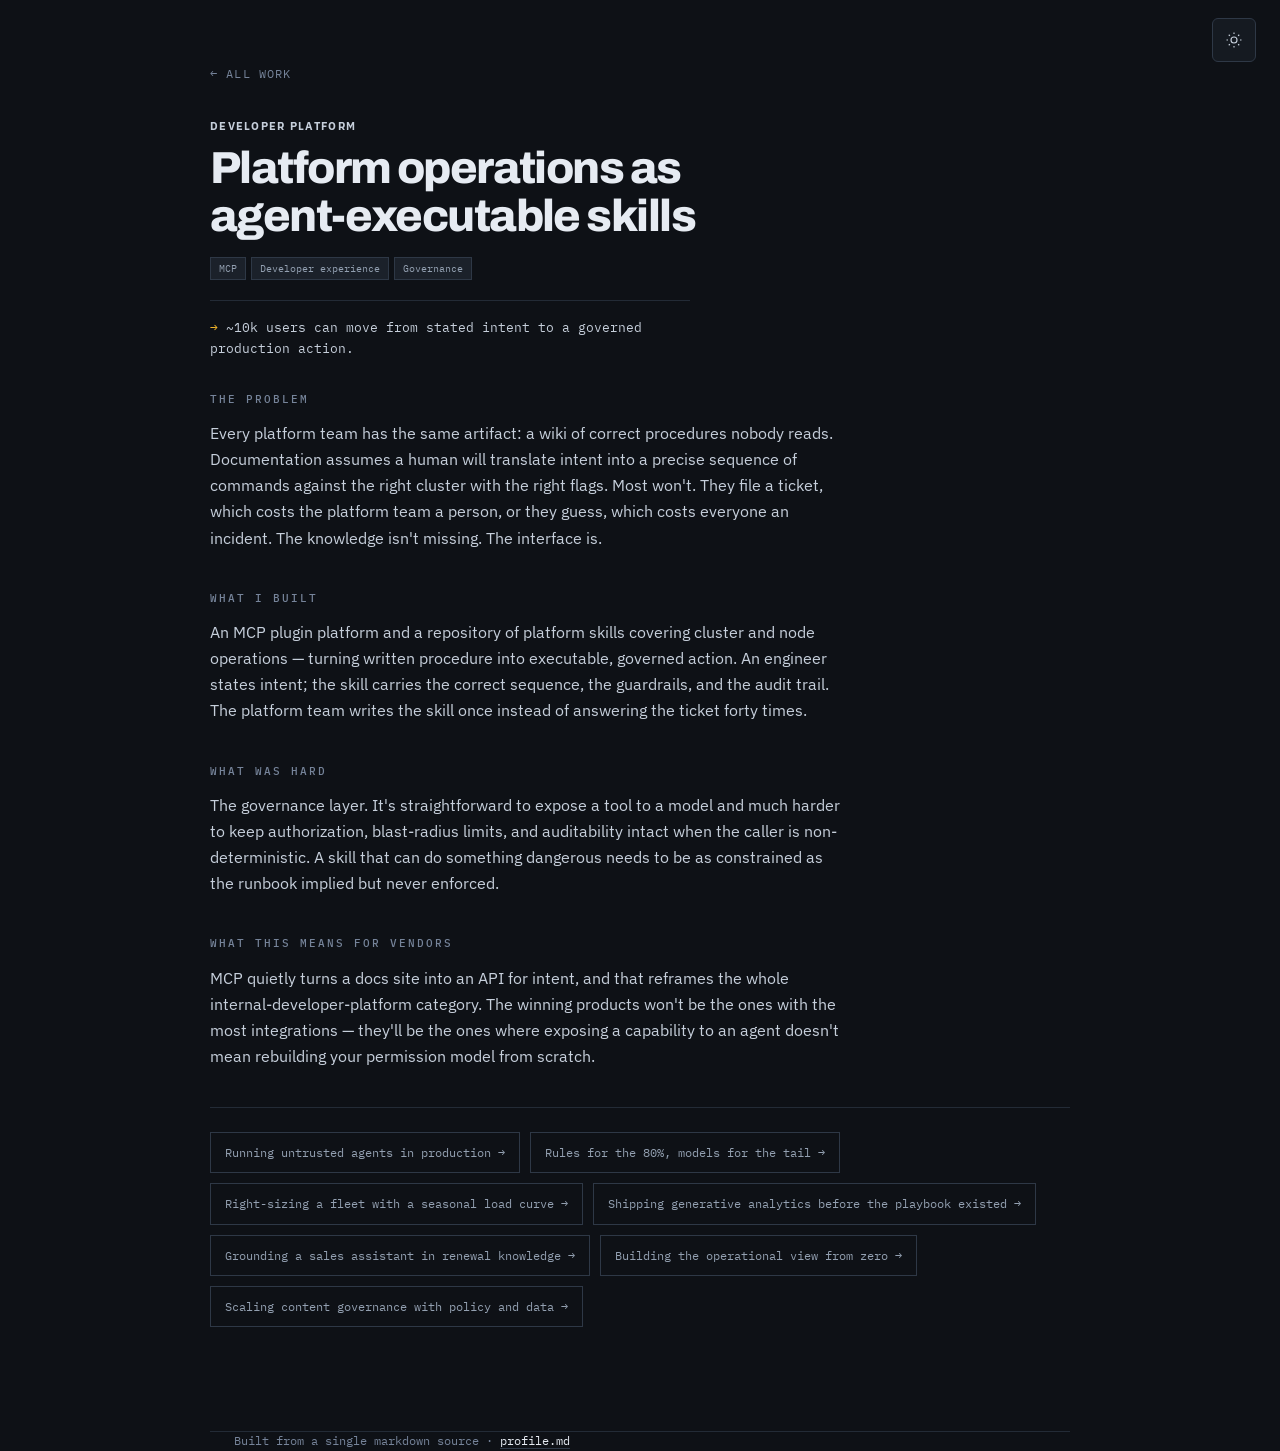
<file: work/mcp-skills.html>
<!DOCTYPE html>
<html lang="en">
<head>
<meta charset="UTF-8">
<meta name="viewport" content="width=device-width, initial-scale=1">
<title>Platform operations as agent-executable skills — Yenkai Huang</title>
<meta name="description" content="Platform teams write runbooks. Engineers don't read them — they file a ticket or they guess. The knowledge exists; the interface is wrong.">
<meta property="og:title" content="Platform operations as agent-executable skills — Yenkai Huang">
<meta property="og:description" content="Platform teams write runbooks. Engineers don't read them — they file a ticket or they guess. The knowledge exists; the interface is wrong.">
<meta property="og:type" content="website">
<link rel="preconnect" href="https://fonts.googleapis.com"><link rel="preconnect" href="https://fonts.gstatic.com" crossorigin><link href="https://fonts.googleapis.com/css2?family=Archivo:wght@700;800&family=IBM+Plex+Sans:wght@400;500;600&family=IBM+Plex+Mono:wght@400;500&display=swap" rel="stylesheet">
<style>
:root{
  --ground:#0e1116; --surface:#151a21; --surface-2:#1b212a;
  --rule:#232b36; --rule-2:#2e3846;
  --ink:#e6ebf2; --ink-2:#c6cfdb; --muted:#93a0b1; --faint:#76849a;
  --accent:#f0b429; --accent-dim:#a8791a;
  --maxw:860px;
}
*,*::before,*::after{box-sizing:border-box;margin:0;padding:0}
html{scroll-behavior:smooth;-webkit-text-size-adjust:100%}
body{
  font-family:'IBM Plex Sans',-apple-system,BlinkMacSystemFont,'Segoe UI',Helvetica,Arial,sans-serif;
  background:var(--ground); color:var(--ink-2);
  line-height:1.62; font-size:16px; -webkit-font-smoothing:antialiased;
}
.wrap{max-width:var(--maxw);margin:0 auto;padding:0 24px}
a{color:var(--ink);text-decoration:underline;text-decoration-color:var(--rule-2);text-underline-offset:3px}
a:hover{color:var(--accent);text-decoration-color:var(--accent)}
:focus-visible{outline:2px solid var(--accent);outline-offset:3px;border-radius:2px}
code,pre,.mono{font-family:'IBM Plex Mono',ui-monospace,SFMono-Regular,Menlo,Consolas,monospace}
.sr{position:absolute;width:1px;height:1px;padding:0;margin:-1px;overflow:hidden;clip:rect(0 0 0 0);white-space:nowrap;border:0}

/* ── Hero: one full viewport, centred, canvas behind ── */
.hero{
  position:relative;min-height:100svh;display:flex;flex-direction:column;
  align-items:center;justify-content:center;text-align:center;
  padding:80px 24px 96px;overflow:hidden;
}
#topo{position:absolute;inset:0;width:100%;height:100%;display:block;z-index:0}
.hero-veil{
  position:absolute;inset:0;z-index:1;pointer-events:none;
  background:radial-gradient(ellipse 58% 48% at 50% 44%,
    rgba(14,17,22,.90) 0%, rgba(14,17,22,.62) 52%, rgba(14,17,22,0) 100%);
}
.hero-inner{position:relative;z-index:2;width:100%;max-width:1040px;display:flex;flex-direction:column;align-items:center;gap:0}
.hero-name{
  font-family:'IBM Plex Mono',ui-monospace,monospace;font-size:.82rem;letter-spacing:.24em;
  text-transform:uppercase;color:var(--muted);margin-bottom:22px;
}
.roleline{
  font-family:'Archivo',-apple-system,Helvetica,Arial,sans-serif;
  font-size:clamp(2rem,7.4vw,5rem);font-weight:800;letter-spacing:-.04em;
  line-height:1.0;color:var(--ink);margin-bottom:28px;
  display:grid;grid-template-columns:minmax(0,1fr);perspective:900px;
}
.roleline>.sizer,.roleline>.live{grid-area:1/1}
.roleline>.sizer{visibility:hidden;pointer-events:none}
.roleline>.live{display:flex;flex-wrap:wrap;justify-content:center;align-items:baseline;gap:0 .16em}
.flip{display:inline-block;transform-origin:50% 60%;backface-visibility:hidden}
.flip.out{animation:flipOut .3s cubic-bezier(.55,0,.85,.2) forwards}
.flip.in{animation:flipIn .38s cubic-bezier(.2,.9,.3,1)}
@keyframes flipOut{to{transform:rotateX(-85deg);opacity:0}}
@keyframes flipIn{from{transform:rotateX(80deg);opacity:0}to{transform:none;opacity:1}}
.flip::after{
  content:"";display:inline-block;width:.42em;height:.82em;background:var(--accent);
  margin-left:.14em;transform:translateY(.02em);animation:blink 1.15s steps(1,end) infinite;
}
.roleline>.sizer .flip::after{animation:none}
@keyframes blink{0%,48%{opacity:1}49%,100%{opacity:0}}
.hero-lede{font-size:1.12rem;color:var(--ink-2);max-width:46ch;margin-bottom:34px;text-wrap:balance}
.hero-contact{
  font-family:'IBM Plex Mono',ui-monospace,monospace;font-size:.8rem;color:var(--muted);
  display:flex;flex-wrap:wrap;justify-content:center;gap:6px 16px;
}
.hero-contact a{color:var(--muted);text-decoration-color:var(--rule-2)}
.hero-contact a:hover{color:var(--accent)}
.scrollcue{
  position:absolute;bottom:30px;left:50%;transform:translateX(-50%);z-index:2;
  font-family:'IBM Plex Mono',monospace;font-size:.64rem;letter-spacing:.2em;
  text-transform:uppercase;color:var(--faint);text-decoration:none;
  display:flex;flex-direction:column;align-items:center;gap:7px;
}
.scrollcue:hover{color:var(--accent)}
.scrollcue span{display:block;width:1px;height:26px;background:linear-gradient(var(--rule-2),transparent);animation:cue 2.4s ease-in-out infinite}
@keyframes cue{0%,100%{opacity:.35;transform:scaleY(.7)}50%{opacity:1;transform:scaleY(1)}}

/* ── Orchestrated entrance ── */
@keyframes rise{from{opacity:0;transform:translateY(10px)}to{opacity:1;transform:none}}
@keyframes settle{from{opacity:0}to{opacity:1}}
#topo{animation:settle 1100ms ease-out both}
.hero-inner>*{animation:rise 560ms cubic-bezier(.2,.75,.3,1) both}
.hero-inner>*:nth-child(1){animation-delay:120ms}
.hero-inner>*:nth-child(2){animation-delay:250ms}
.hero-inner>*:nth-child(3){animation-delay:400ms}
.hero-inner>*:nth-child(4){animation-delay:530ms}
.scrollcue{animation:rise 560ms cubic-bezier(.2,.75,.3,1) both;animation-delay:760ms}

/* ── Tabs ── */
.tabbar{position:sticky;top:0;z-index:30;background:var(--ground);border-bottom:1px solid var(--rule)}
.tablist{max-width:var(--maxw);margin:0 auto;padding:0 24px;display:flex;gap:2px;overflow-x:auto;scrollbar-width:none}
.tablist::-webkit-scrollbar{display:none}
.tab{
  appearance:none;background:none;border:0;border-bottom:2px solid transparent;
  font-family:'IBM Plex Mono',ui-monospace,monospace;font-size:.74rem;letter-spacing:.1em;
  text-transform:uppercase;color:var(--faint);padding:16px 13px 13px;cursor:pointer;
  white-space:nowrap;transition:color .15s,border-color .15s;
}
.tab:hover{color:var(--ink-2)}
.tab[aria-selected="true"]{color:var(--ink);border-bottom-color:var(--accent)}

/* ── Panels ── */
.panel{padding:56px 0 112px}
.panel[hidden]{display:none}
.lede{font-size:1.02rem;color:var(--muted);max-width:60ch;margin-bottom:40px}
h2{
  font-family:'IBM Plex Mono',ui-monospace,monospace;font-size:.7rem;letter-spacing:.18em;
  text-transform:uppercase;color:var(--faint);margin:56px 0 20px;padding-bottom:10px;
  border-bottom:1px solid var(--rule);font-weight:500;
}
h2:first-of-type{margin-top:0}
h3{font-family:'Archivo',sans-serif;font-size:1.12rem;font-weight:700;color:var(--ink);letter-spacing:-.015em;margin-bottom:8px;text-wrap:balance}

/* ── Work cards ── */
.cards{display:grid;grid-template-columns:1fr 1fr;gap:1px;background:var(--rule);border:1px solid var(--rule)}
.card{
  display:flex;flex-direction:column;background:var(--surface);padding:26px 24px 22px;
  text-decoration:none;color:inherit;transition:background .18s;
}
.card:hover{background:var(--surface-2);color:inherit}
.card .kicker{
  font-family:'IBM Plex Mono',ui-monospace,monospace;font-size:.65rem;letter-spacing:.16em;
  text-transform:uppercase;color:var(--faint);margin-bottom:12px;
}
.card p{font-size:.93rem;color:var(--muted);margin-bottom:14px}
.card .metric{font-family:'IBM Plex Mono',ui-monospace,monospace;font-size:.75rem;color:var(--ink-2);line-height:1.55;margin-bottom:14px}
.card .metric::before{content:"→ ";color:var(--accent)}
.card .foot{margin-top:auto;display:flex;justify-content:space-between;align-items:flex-end;gap:12px;padding-top:12px}
.more{font-family:'IBM Plex Mono',ui-monospace,monospace;font-size:.7rem;letter-spacing:.1em;text-transform:uppercase;color:var(--accent);flex:none}
.tags{display:flex;flex-wrap:wrap;gap:5px}
.tag{font-family:'IBM Plex Mono',ui-monospace,monospace;background:var(--surface-2);border:1px solid var(--rule-2);color:var(--muted);font-size:.65rem;padding:2px 8px}

/* ── Domain rows ── */
.domaincards{display:flex;flex-direction:column;border-top:1px solid var(--rule)}
.dcard{
  display:flex;justify-content:space-between;align-items:center;gap:20px;
  border-bottom:1px solid var(--rule);padding:22px 4px;text-decoration:none;color:inherit;
  transition:padding-left .18s,background .18s;
}
.dcard:hover{padding-left:12px;background:var(--surface);color:inherit}
.dcard p{font-size:.9rem;color:var(--muted);margin-top:5px}
.dcard .arrow{color:var(--accent);font-size:1.05rem;flex:none}

/* ── Earlier ── */
.earlier{padding-left:18px;border-left:1px solid var(--rule-2);margin-bottom:22px}
.earlier .role{font-weight:600;color:var(--ink);font-size:.98rem}
.earlier .meta{font-family:'IBM Plex Mono',ui-monospace,monospace;font-size:.71rem;color:var(--faint);letter-spacing:.08em;margin:3px 0 8px}
.earlier p{font-size:.91rem;color:var(--muted)}

/* ── Tables ── */
table{width:100%;border-collapse:collapse;font-size:.9rem;margin-bottom:8px}
th{
  text-align:left;font-family:'IBM Plex Mono',ui-monospace,monospace;font-size:.65rem;letter-spacing:.14em;
  text-transform:uppercase;color:var(--faint);padding:0 14px 10px 0;border-bottom:1px solid var(--rule-2);font-weight:500;
}
td{padding:12px 14px 12px 0;border-bottom:1px solid var(--rule);vertical-align:top;color:var(--muted)}
td:first-child{color:var(--ink);font-weight:500;white-space:nowrap}
.scroller{overflow-x:auto;margin-bottom:28px}
.depth{font-family:'IBM Plex Mono',ui-monospace,monospace;font-size:.63rem;letter-spacing:.1em;text-transform:uppercase;padding:2px 7px;white-space:nowrap}
.d-expert{background:var(--accent);color:var(--ground);font-weight:500}
.d-practiced{background:var(--surface-2);color:var(--ink-2);border:1px solid var(--rule-2)}
.d-familiar{background:transparent;color:var(--faint);border:1px solid var(--rule)}

.rubric{display:grid;grid-template-columns:repeat(3,1fr);gap:1px;background:var(--rule);border:1px solid var(--rule);margin-bottom:36px}
.rubric div{background:var(--surface);padding:18px}
.rubric strong{font-family:'IBM Plex Mono',ui-monospace,monospace;font-size:.7rem;letter-spacing:.12em;text-transform:uppercase;color:var(--accent)}
.rubric p{font-size:.85rem;color:var(--muted);margin-top:8px}

/* ── For Agents ── */
.callout{background:var(--surface);border:1px solid var(--rule);padding:24px;margin-bottom:30px}
.callout p{font-size:.95rem;color:var(--muted)}
.filelink{
  display:inline-flex;align-items:center;gap:9px;margin-top:16px;background:var(--accent);color:var(--ground);
  padding:10px 17px;font-family:'IBM Plex Mono',ui-monospace,monospace;font-size:.76rem;font-weight:500;text-decoration:none;
}
.filelink:hover{background:var(--ink);color:var(--ground)}
.diagram{background:var(--surface);border:1px solid var(--rule);padding:24px 18px;margin-bottom:30px;overflow-x:auto}
.diagram svg{display:block;width:100%;min-width:560px;height:auto}
.decision{margin-bottom:24px}
.decision p{font-size:.93rem;color:var(--muted)}
pre{background:var(--surface);border:1px solid var(--rule);color:var(--ink-2);padding:18px 20px;overflow-x:auto;font-size:.79rem;line-height:1.65;margin-bottom:12px}
.note{font-size:.87rem;color:var(--muted);margin-bottom:28px;max-width:62ch}

/* ── About ── */
.about{display:flex;flex-direction:column;gap:18px}
.about p{font-size:1rem;color:var(--ink-2);max-width:62ch}
.edu{margin-bottom:17px}
.edu .school{font-weight:600;color:var(--ink);font-size:.99rem}
.edu .detail{font-size:.86rem;color:var(--muted)}
.community{display:flex;flex-direction:column;gap:8px}
.community li{font-size:.93rem;color:var(--muted);list-style:none;padding-left:20px;position:relative}
.community li::before{content:"·";position:absolute;left:5px;color:var(--accent);font-weight:700}

/* ── Detail pages ── */
.backlink{font-family:'IBM Plex Mono',ui-monospace,monospace;font-size:.72rem;letter-spacing:.1em;text-transform:uppercase;color:var(--faint);text-decoration:none;display:inline-block;margin-bottom:34px}
.backlink:hover{color:var(--accent)}
.detail-head{padding:60px 0 10px}
.detail-head h1{font-family:'Archivo',sans-serif;font-size:clamp(1.9rem,5vw,2.8rem);font-weight:800;letter-spacing:-.035em;line-height:1.07;color:var(--ink);margin-bottom:16px;max-width:19ch;text-wrap:balance}
.detail-metric{font-family:'IBM Plex Mono',ui-monospace,monospace;font-size:.83rem;color:var(--ink-2);border-top:1px solid var(--rule);padding-top:16px;margin-top:20px;max-width:60ch}
.detail-metric::before{content:"→ ";color:var(--accent)}
.detail-body{padding:20px 0 104px}
.detail-body section{margin-bottom:38px}
.detail-body h2{border:0;margin:0 0 12px;padding:0}
.detail-body p{font-size:1.01rem;color:var(--ink-2);max-width:64ch}
.nextprev{border-top:1px solid var(--rule);padding-top:24px;display:flex;flex-wrap:wrap;gap:10px}
.nextprev a{font-family:'IBM Plex Mono',ui-monospace,monospace;font-size:.74rem;text-decoration:none;border:1px solid var(--rule-2);padding:10px 14px;color:var(--muted)}
.nextprev a:hover{border-color:var(--accent);color:var(--accent)}

footer{border-top:1px solid var(--rule);padding:28px 0 48px;font-family:'IBM Plex Mono',ui-monospace,monospace;font-size:.72rem;color:var(--faint)}

@media (max-width:700px){
  .hero{padding:72px 20px 88px}
  .cards{grid-template-columns:1fr}
  .rubric{grid-template-columns:1fr}
  .panel{padding:40px 0 80px}
}
@media (prefers-reduced-motion:reduce){
  *{transition:none!important;animation:none!important;scroll-behavior:auto!important}
  /* The entrance animates opacity 0 -> 1 with fill-mode both. Killing the
     animation without this would leave the whole hero invisible. */
  #topo,.hero-inner>*,.scrollcue{opacity:1!important;transform:none!important}
}
</style>
<link rel="stylesheet" href="../theme.css">
<script src="../theme.js"></script>
</head>
<body>

<div class="wrap detail-head">
  <a class="backlink" href="../index.html#work">&larr; All work</a>
  <div class="kicker" style="font-size:.67rem;font-weight:700;letter-spacing:.12em;text-transform:uppercase;color:var(--slate-500);margin-bottom:10px">Developer Platform</div>
  <h1>Platform operations as agent-executable skills</h1>
  <div class="tags"><span class="tag">MCP</span><span class="tag">Developer experience</span><span class="tag">Governance</span></div>
  <div class="detail-metric">~10k users can move from stated intent to a governed production action.</div>
</div>
<div class="wrap detail-body">
  <section><h2>The problem</h2><p>Every platform team has the same artifact: a wiki of correct procedures nobody reads. Documentation assumes a human will translate intent into a precise sequence of commands against the right cluster with the right flags. Most won't. They file a ticket, which costs the platform team a person, or they guess, which costs everyone an incident. The knowledge isn't missing. The interface is.</p></section><section><h2>What I built</h2><p>An MCP plugin platform and a repository of platform skills covering cluster and node operations — turning written procedure into executable, governed action. An engineer states intent; the skill carries the correct sequence, the guardrails, and the audit trail. The platform team writes the skill once instead of answering the ticket forty times.</p></section><section><h2>What was hard</h2><p>The governance layer. It's straightforward to expose a tool to a model and much harder to keep authorization, blast-radius limits, and auditability intact when the caller is non-deterministic. A skill that can do something dangerous needs to be as constrained as the runbook implied but never enforced.</p></section><section><h2>What this means for vendors</h2><p>MCP quietly turns a docs site into an API for intent, and that reframes the whole internal-developer-platform category. The winning products won't be the ones with the most integrations — they'll be the ones where exposing a capability to an agent doesn't mean rebuilding your permission model from scratch.</p></section>
  <div class="nextprev"><a href="agent-runtime.html">Running untrusted agents in production &rarr;</a><a href="incident-triage.html">Rules for the 80%, models for the tail &rarr;</a><a href="autoscaling.html">Right-sizing a fleet with a seasonal load curve &rarr;</a><a href="enterprise-genai-analytics.html">Shipping generative analytics before the playbook existed &rarr;</a><a href="rag-sales-assistant.html">Grounding a sales assistant in renewal knowledge &rarr;</a><a href="aiops-observability.html">Building the operational view from zero &rarr;</a><a href="ai-content-governance.html">Scaling content governance with policy and data &rarr;</a></div>
</div>
<footer class="wrap">
  Built from a single markdown source · <a href="../profile.md">profile.md</a>
</footer>
<script></script>
</body>
</html>
</file>
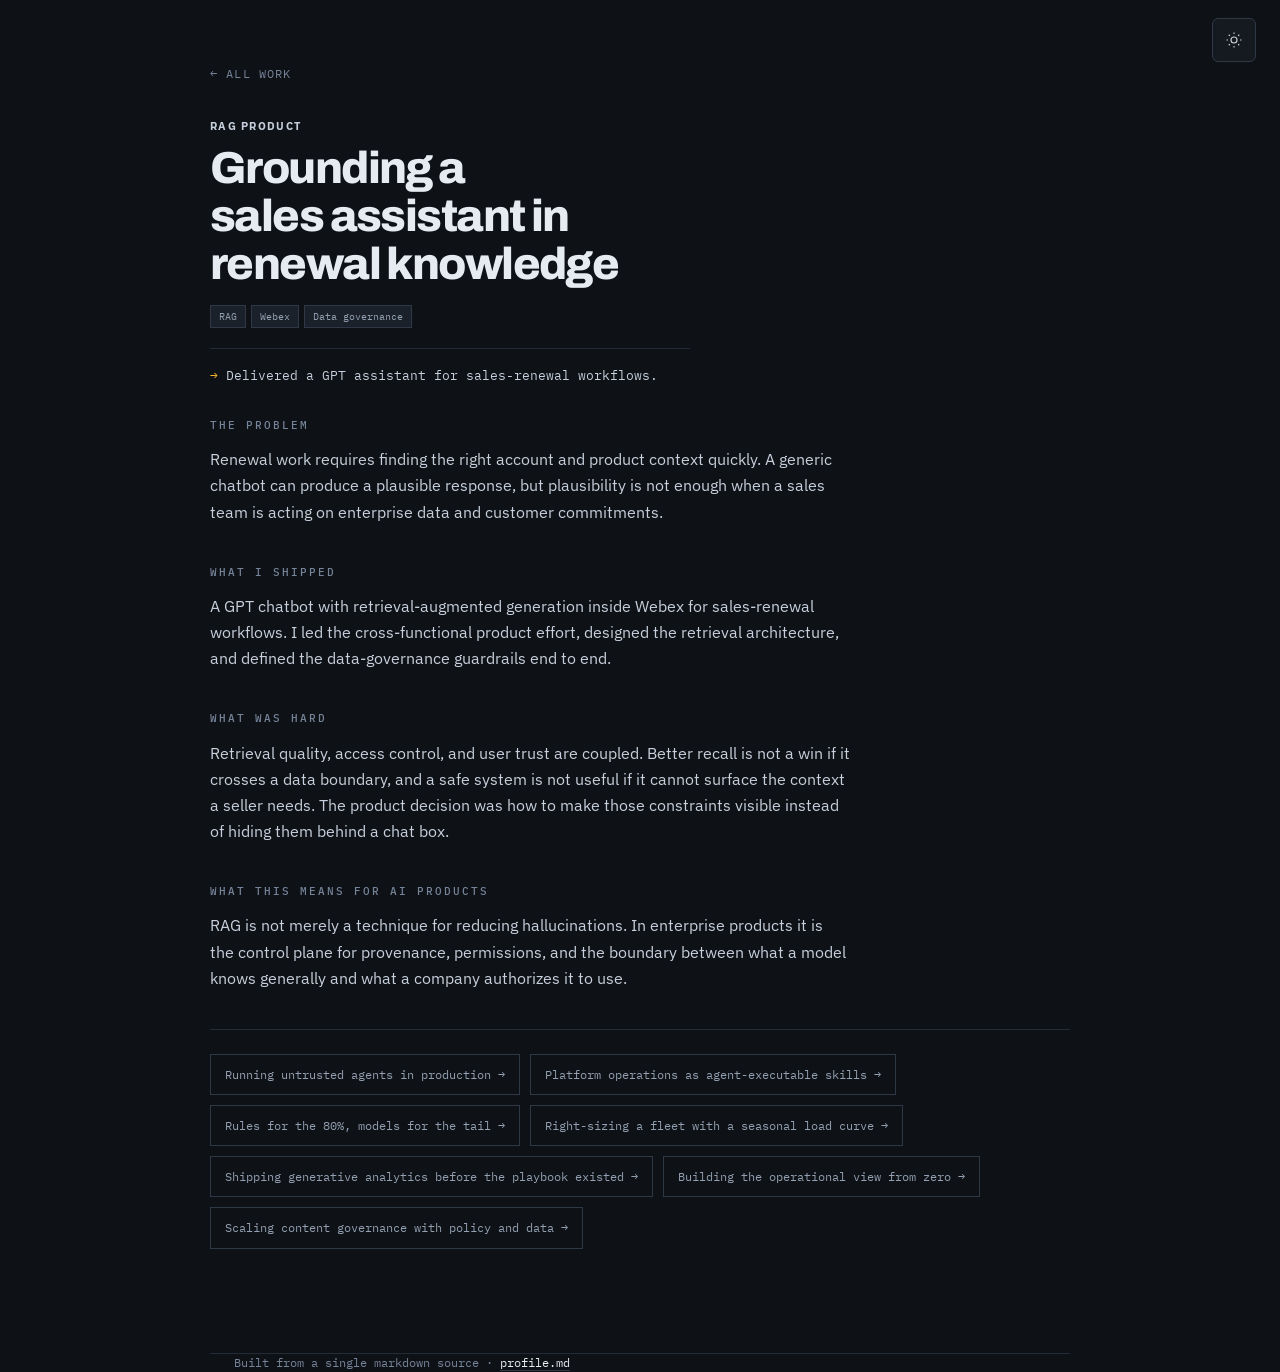
<file: work/rag-sales-assistant.html>
<!DOCTYPE html>
<html lang="en">
<head>
<meta charset="UTF-8">
<meta name="viewport" content="width=device-width, initial-scale=1">
<title>Grounding a sales assistant in renewal knowledge — Yenkai Huang</title>
<meta name="description" content="Sales teams needed answers assembled from enterprise knowledge, not another chatbot that improvised. Retrieval and governance were the product foundations.">
<meta property="og:title" content="Grounding a sales assistant in renewal knowledge — Yenkai Huang">
<meta property="og:description" content="Sales teams needed answers assembled from enterprise knowledge, not another chatbot that improvised. Retrieval and governance were the product foundations.">
<meta property="og:type" content="website">
<link rel="preconnect" href="https://fonts.googleapis.com"><link rel="preconnect" href="https://fonts.gstatic.com" crossorigin><link href="https://fonts.googleapis.com/css2?family=Archivo:wght@700;800&family=IBM+Plex+Sans:wght@400;500;600&family=IBM+Plex+Mono:wght@400;500&display=swap" rel="stylesheet">
<style>
:root{
  --ground:#0e1116; --surface:#151a21; --surface-2:#1b212a;
  --rule:#232b36; --rule-2:#2e3846;
  --ink:#e6ebf2; --ink-2:#c6cfdb; --muted:#93a0b1; --faint:#76849a;
  --accent:#f0b429; --accent-dim:#a8791a;
  --maxw:860px;
}
*,*::before,*::after{box-sizing:border-box;margin:0;padding:0}
html{scroll-behavior:smooth;-webkit-text-size-adjust:100%}
body{
  font-family:'IBM Plex Sans',-apple-system,BlinkMacSystemFont,'Segoe UI',Helvetica,Arial,sans-serif;
  background:var(--ground); color:var(--ink-2);
  line-height:1.62; font-size:16px; -webkit-font-smoothing:antialiased;
}
.wrap{max-width:var(--maxw);margin:0 auto;padding:0 24px}
a{color:var(--ink);text-decoration:underline;text-decoration-color:var(--rule-2);text-underline-offset:3px}
a:hover{color:var(--accent);text-decoration-color:var(--accent)}
:focus-visible{outline:2px solid var(--accent);outline-offset:3px;border-radius:2px}
code,pre,.mono{font-family:'IBM Plex Mono',ui-monospace,SFMono-Regular,Menlo,Consolas,monospace}
.sr{position:absolute;width:1px;height:1px;padding:0;margin:-1px;overflow:hidden;clip:rect(0 0 0 0);white-space:nowrap;border:0}

/* ── Hero: one full viewport, centred, canvas behind ── */
.hero{
  position:relative;min-height:100svh;display:flex;flex-direction:column;
  align-items:center;justify-content:center;text-align:center;
  padding:80px 24px 96px;overflow:hidden;
}
#topo{position:absolute;inset:0;width:100%;height:100%;display:block;z-index:0}
.hero-veil{
  position:absolute;inset:0;z-index:1;pointer-events:none;
  background:radial-gradient(ellipse 58% 48% at 50% 44%,
    rgba(14,17,22,.90) 0%, rgba(14,17,22,.62) 52%, rgba(14,17,22,0) 100%);
}
.hero-inner{position:relative;z-index:2;width:100%;max-width:1040px;display:flex;flex-direction:column;align-items:center;gap:0}
.hero-name{
  font-family:'IBM Plex Mono',ui-monospace,monospace;font-size:.82rem;letter-spacing:.24em;
  text-transform:uppercase;color:var(--muted);margin-bottom:22px;
}
.roleline{
  font-family:'Archivo',-apple-system,Helvetica,Arial,sans-serif;
  font-size:clamp(2rem,7.4vw,5rem);font-weight:800;letter-spacing:-.04em;
  line-height:1.0;color:var(--ink);margin-bottom:28px;
  display:grid;grid-template-columns:minmax(0,1fr);perspective:900px;
}
.roleline>.sizer,.roleline>.live{grid-area:1/1}
.roleline>.sizer{visibility:hidden;pointer-events:none}
.roleline>.live{display:flex;flex-wrap:wrap;justify-content:center;align-items:baseline;gap:0 .16em}
.flip{display:inline-block;transform-origin:50% 60%;backface-visibility:hidden}
.flip.out{animation:flipOut .3s cubic-bezier(.55,0,.85,.2) forwards}
.flip.in{animation:flipIn .38s cubic-bezier(.2,.9,.3,1)}
@keyframes flipOut{to{transform:rotateX(-85deg);opacity:0}}
@keyframes flipIn{from{transform:rotateX(80deg);opacity:0}to{transform:none;opacity:1}}
.flip::after{
  content:"";display:inline-block;width:.42em;height:.82em;background:var(--accent);
  margin-left:.14em;transform:translateY(.02em);animation:blink 1.15s steps(1,end) infinite;
}
.roleline>.sizer .flip::after{animation:none}
@keyframes blink{0%,48%{opacity:1}49%,100%{opacity:0}}
.hero-lede{font-size:1.12rem;color:var(--ink-2);max-width:46ch;margin-bottom:34px;text-wrap:balance}
.hero-contact{
  font-family:'IBM Plex Mono',ui-monospace,monospace;font-size:.8rem;color:var(--muted);
  display:flex;flex-wrap:wrap;justify-content:center;gap:6px 16px;
}
.hero-contact a{color:var(--muted);text-decoration-color:var(--rule-2)}
.hero-contact a:hover{color:var(--accent)}
.scrollcue{
  position:absolute;bottom:30px;left:50%;transform:translateX(-50%);z-index:2;
  font-family:'IBM Plex Mono',monospace;font-size:.64rem;letter-spacing:.2em;
  text-transform:uppercase;color:var(--faint);text-decoration:none;
  display:flex;flex-direction:column;align-items:center;gap:7px;
}
.scrollcue:hover{color:var(--accent)}
.scrollcue span{display:block;width:1px;height:26px;background:linear-gradient(var(--rule-2),transparent);animation:cue 2.4s ease-in-out infinite}
@keyframes cue{0%,100%{opacity:.35;transform:scaleY(.7)}50%{opacity:1;transform:scaleY(1)}}

/* ── Orchestrated entrance ── */
@keyframes rise{from{opacity:0;transform:translateY(10px)}to{opacity:1;transform:none}}
@keyframes settle{from{opacity:0}to{opacity:1}}
#topo{animation:settle 1100ms ease-out both}
.hero-inner>*{animation:rise 560ms cubic-bezier(.2,.75,.3,1) both}
.hero-inner>*:nth-child(1){animation-delay:120ms}
.hero-inner>*:nth-child(2){animation-delay:250ms}
.hero-inner>*:nth-child(3){animation-delay:400ms}
.hero-inner>*:nth-child(4){animation-delay:530ms}
.scrollcue{animation:rise 560ms cubic-bezier(.2,.75,.3,1) both;animation-delay:760ms}

/* ── Tabs ── */
.tabbar{position:sticky;top:0;z-index:30;background:var(--ground);border-bottom:1px solid var(--rule)}
.tablist{max-width:var(--maxw);margin:0 auto;padding:0 24px;display:flex;gap:2px;overflow-x:auto;scrollbar-width:none}
.tablist::-webkit-scrollbar{display:none}
.tab{
  appearance:none;background:none;border:0;border-bottom:2px solid transparent;
  font-family:'IBM Plex Mono',ui-monospace,monospace;font-size:.74rem;letter-spacing:.1em;
  text-transform:uppercase;color:var(--faint);padding:16px 13px 13px;cursor:pointer;
  white-space:nowrap;transition:color .15s,border-color .15s;
}
.tab:hover{color:var(--ink-2)}
.tab[aria-selected="true"]{color:var(--ink);border-bottom-color:var(--accent)}

/* ── Panels ── */
.panel{padding:56px 0 112px}
.panel[hidden]{display:none}
.lede{font-size:1.02rem;color:var(--muted);max-width:60ch;margin-bottom:40px}
h2{
  font-family:'IBM Plex Mono',ui-monospace,monospace;font-size:.7rem;letter-spacing:.18em;
  text-transform:uppercase;color:var(--faint);margin:56px 0 20px;padding-bottom:10px;
  border-bottom:1px solid var(--rule);font-weight:500;
}
h2:first-of-type{margin-top:0}
h3{font-family:'Archivo',sans-serif;font-size:1.12rem;font-weight:700;color:var(--ink);letter-spacing:-.015em;margin-bottom:8px;text-wrap:balance}

/* ── Work cards ── */
.cards{display:grid;grid-template-columns:1fr 1fr;gap:1px;background:var(--rule);border:1px solid var(--rule)}
.card{
  display:flex;flex-direction:column;background:var(--surface);padding:26px 24px 22px;
  text-decoration:none;color:inherit;transition:background .18s;
}
.card:hover{background:var(--surface-2);color:inherit}
.card .kicker{
  font-family:'IBM Plex Mono',ui-monospace,monospace;font-size:.65rem;letter-spacing:.16em;
  text-transform:uppercase;color:var(--faint);margin-bottom:12px;
}
.card p{font-size:.93rem;color:var(--muted);margin-bottom:14px}
.card .metric{font-family:'IBM Plex Mono',ui-monospace,monospace;font-size:.75rem;color:var(--ink-2);line-height:1.55;margin-bottom:14px}
.card .metric::before{content:"→ ";color:var(--accent)}
.card .foot{margin-top:auto;display:flex;justify-content:space-between;align-items:flex-end;gap:12px;padding-top:12px}
.more{font-family:'IBM Plex Mono',ui-monospace,monospace;font-size:.7rem;letter-spacing:.1em;text-transform:uppercase;color:var(--accent);flex:none}
.tags{display:flex;flex-wrap:wrap;gap:5px}
.tag{font-family:'IBM Plex Mono',ui-monospace,monospace;background:var(--surface-2);border:1px solid var(--rule-2);color:var(--muted);font-size:.65rem;padding:2px 8px}

/* ── Domain rows ── */
.domaincards{display:flex;flex-direction:column;border-top:1px solid var(--rule)}
.dcard{
  display:flex;justify-content:space-between;align-items:center;gap:20px;
  border-bottom:1px solid var(--rule);padding:22px 4px;text-decoration:none;color:inherit;
  transition:padding-left .18s,background .18s;
}
.dcard:hover{padding-left:12px;background:var(--surface);color:inherit}
.dcard p{font-size:.9rem;color:var(--muted);margin-top:5px}
.dcard .arrow{color:var(--accent);font-size:1.05rem;flex:none}

/* ── Earlier ── */
.earlier{padding-left:18px;border-left:1px solid var(--rule-2);margin-bottom:22px}
.earlier .role{font-weight:600;color:var(--ink);font-size:.98rem}
.earlier .meta{font-family:'IBM Plex Mono',ui-monospace,monospace;font-size:.71rem;color:var(--faint);letter-spacing:.08em;margin:3px 0 8px}
.earlier p{font-size:.91rem;color:var(--muted)}

/* ── Tables ── */
table{width:100%;border-collapse:collapse;font-size:.9rem;margin-bottom:8px}
th{
  text-align:left;font-family:'IBM Plex Mono',ui-monospace,monospace;font-size:.65rem;letter-spacing:.14em;
  text-transform:uppercase;color:var(--faint);padding:0 14px 10px 0;border-bottom:1px solid var(--rule-2);font-weight:500;
}
td{padding:12px 14px 12px 0;border-bottom:1px solid var(--rule);vertical-align:top;color:var(--muted)}
td:first-child{color:var(--ink);font-weight:500;white-space:nowrap}
.scroller{overflow-x:auto;margin-bottom:28px}
.depth{font-family:'IBM Plex Mono',ui-monospace,monospace;font-size:.63rem;letter-spacing:.1em;text-transform:uppercase;padding:2px 7px;white-space:nowrap}
.d-expert{background:var(--accent);color:var(--ground);font-weight:500}
.d-practiced{background:var(--surface-2);color:var(--ink-2);border:1px solid var(--rule-2)}
.d-familiar{background:transparent;color:var(--faint);border:1px solid var(--rule)}

.rubric{display:grid;grid-template-columns:repeat(3,1fr);gap:1px;background:var(--rule);border:1px solid var(--rule);margin-bottom:36px}
.rubric div{background:var(--surface);padding:18px}
.rubric strong{font-family:'IBM Plex Mono',ui-monospace,monospace;font-size:.7rem;letter-spacing:.12em;text-transform:uppercase;color:var(--accent)}
.rubric p{font-size:.85rem;color:var(--muted);margin-top:8px}

/* ── For Agents ── */
.callout{background:var(--surface);border:1px solid var(--rule);padding:24px;margin-bottom:30px}
.callout p{font-size:.95rem;color:var(--muted)}
.filelink{
  display:inline-flex;align-items:center;gap:9px;margin-top:16px;background:var(--accent);color:var(--ground);
  padding:10px 17px;font-family:'IBM Plex Mono',ui-monospace,monospace;font-size:.76rem;font-weight:500;text-decoration:none;
}
.filelink:hover{background:var(--ink);color:var(--ground)}
.diagram{background:var(--surface);border:1px solid var(--rule);padding:24px 18px;margin-bottom:30px;overflow-x:auto}
.diagram svg{display:block;width:100%;min-width:560px;height:auto}
.decision{margin-bottom:24px}
.decision p{font-size:.93rem;color:var(--muted)}
pre{background:var(--surface);border:1px solid var(--rule);color:var(--ink-2);padding:18px 20px;overflow-x:auto;font-size:.79rem;line-height:1.65;margin-bottom:12px}
.note{font-size:.87rem;color:var(--muted);margin-bottom:28px;max-width:62ch}

/* ── About ── */
.about{display:flex;flex-direction:column;gap:18px}
.about p{font-size:1rem;color:var(--ink-2);max-width:62ch}
.edu{margin-bottom:17px}
.edu .school{font-weight:600;color:var(--ink);font-size:.99rem}
.edu .detail{font-size:.86rem;color:var(--muted)}
.community{display:flex;flex-direction:column;gap:8px}
.community li{font-size:.93rem;color:var(--muted);list-style:none;padding-left:20px;position:relative}
.community li::before{content:"·";position:absolute;left:5px;color:var(--accent);font-weight:700}

/* ── Detail pages ── */
.backlink{font-family:'IBM Plex Mono',ui-monospace,monospace;font-size:.72rem;letter-spacing:.1em;text-transform:uppercase;color:var(--faint);text-decoration:none;display:inline-block;margin-bottom:34px}
.backlink:hover{color:var(--accent)}
.detail-head{padding:60px 0 10px}
.detail-head h1{font-family:'Archivo',sans-serif;font-size:clamp(1.9rem,5vw,2.8rem);font-weight:800;letter-spacing:-.035em;line-height:1.07;color:var(--ink);margin-bottom:16px;max-width:19ch;text-wrap:balance}
.detail-metric{font-family:'IBM Plex Mono',ui-monospace,monospace;font-size:.83rem;color:var(--ink-2);border-top:1px solid var(--rule);padding-top:16px;margin-top:20px;max-width:60ch}
.detail-metric::before{content:"→ ";color:var(--accent)}
.detail-body{padding:20px 0 104px}
.detail-body section{margin-bottom:38px}
.detail-body h2{border:0;margin:0 0 12px;padding:0}
.detail-body p{font-size:1.01rem;color:var(--ink-2);max-width:64ch}
.nextprev{border-top:1px solid var(--rule);padding-top:24px;display:flex;flex-wrap:wrap;gap:10px}
.nextprev a{font-family:'IBM Plex Mono',ui-monospace,monospace;font-size:.74rem;text-decoration:none;border:1px solid var(--rule-2);padding:10px 14px;color:var(--muted)}
.nextprev a:hover{border-color:var(--accent);color:var(--accent)}

footer{border-top:1px solid var(--rule);padding:28px 0 48px;font-family:'IBM Plex Mono',ui-monospace,monospace;font-size:.72rem;color:var(--faint)}

@media (max-width:700px){
  .hero{padding:72px 20px 88px}
  .cards{grid-template-columns:1fr}
  .rubric{grid-template-columns:1fr}
  .panel{padding:40px 0 80px}
}
@media (prefers-reduced-motion:reduce){
  *{transition:none!important;animation:none!important;scroll-behavior:auto!important}
  /* The entrance animates opacity 0 -> 1 with fill-mode both. Killing the
     animation without this would leave the whole hero invisible. */
  #topo,.hero-inner>*,.scrollcue{opacity:1!important;transform:none!important}
}
</style>
<link rel="stylesheet" href="../theme.css">
<script src="../theme.js"></script>
</head>
<body>

<div class="wrap detail-head">
  <a class="backlink" href="../index.html#work">&larr; All work</a>
  <div class="kicker" style="font-size:.67rem;font-weight:700;letter-spacing:.12em;text-transform:uppercase;color:var(--slate-500);margin-bottom:10px">RAG Product</div>
  <h1>Grounding a sales assistant in renewal knowledge</h1>
  <div class="tags"><span class="tag">RAG</span><span class="tag">Webex</span><span class="tag">Data governance</span></div>
  <div class="detail-metric">Delivered a GPT assistant for sales-renewal workflows.</div>
</div>
<div class="wrap detail-body">
  <section><h2>The problem</h2><p>Renewal work requires finding the right account and product context quickly. A generic chatbot can produce a plausible response, but plausibility is not enough when a sales team is acting on enterprise data and customer commitments.</p></section><section><h2>What I shipped</h2><p>A GPT chatbot with retrieval-augmented generation inside Webex for sales-renewal workflows. I led the cross-functional product effort, designed the retrieval architecture, and defined the data-governance guardrails end to end.</p></section><section><h2>What was hard</h2><p>Retrieval quality, access control, and user trust are coupled. Better recall is not a win if it crosses a data boundary, and a safe system is not useful if it cannot surface the context a seller needs. The product decision was how to make those constraints visible instead of hiding them behind a chat box.</p></section><section><h2>What this means for AI products</h2><p>RAG is not merely a technique for reducing hallucinations. In enterprise products it is the control plane for provenance, permissions, and the boundary between what a model knows generally and what a company authorizes it to use.</p></section>
  <div class="nextprev"><a href="agent-runtime.html">Running untrusted agents in production &rarr;</a><a href="mcp-skills.html">Platform operations as agent-executable skills &rarr;</a><a href="incident-triage.html">Rules for the 80%, models for the tail &rarr;</a><a href="autoscaling.html">Right-sizing a fleet with a seasonal load curve &rarr;</a><a href="enterprise-genai-analytics.html">Shipping generative analytics before the playbook existed &rarr;</a><a href="aiops-observability.html">Building the operational view from zero &rarr;</a><a href="ai-content-governance.html">Scaling content governance with policy and data &rarr;</a></div>
</div>
<footer class="wrap">
  Built from a single markdown source · <a href="../profile.md">profile.md</a>
</footer>
<script></script>
</body>
</html>
</file>
<file: theme.css>
:root{color-scheme:dark}
:root[data-theme="light"]{
  color-scheme:light;
  --ground:#faf9f6; --surface:#ffffff; --surface-2:#f0eee8;
  --rule:#dedbd3; --rule-2:#c4bfb4;
  --ink:#202832; --ink-2:#384351; --muted:#526071; --faint:#626d7a;
  --accent:#946000; --accent-dim:#754b00;
}
:root[data-theme="light"] .hero-veil{
  background:radial-gradient(ellipse 58% 48% at 50% 44%,
    rgba(250,249,246,.90) 0%,rgba(250,249,246,.62) 52%,rgba(250,249,246,0) 100%);
}
:root[data-theme="light"] .contact-status.err{color:#b3342d}
.theme-toggle{
  position:absolute;top:18px;right:24px;z-index:40;
  display:inline-flex;align-items:center;justify-content:center;width:44px;height:44px;
  padding:0;border:1px solid var(--rule-2);border-radius:6px;
  background:var(--surface);color:var(--ink-2);cursor:pointer;
}
.theme-toggle:hover{border-color:var(--accent);color:var(--accent)}
.theme-toggle svg{width:18px;height:18px;fill:none;stroke:currentColor;stroke-width:1.5}
.theme-toggle:focus-visible{outline:2px solid var(--accent);outline-offset:3px}
@media(max-width:700px){.theme-toggle{top:12px;right:16px}}
</file>
<file: blog/playbook-shell.css>
:root[data-theme="light"]{color-scheme:light}
.portfolio-return{display:flex;align-items:center;gap:18px;margin:0 64px 28px 0;font:12px var(--font-mono);color:var(--muted)}
.portfolio-return a{text-decoration:none;color:var(--muted)}
.portfolio-return a:hover{color:var(--accent)}
.theme-toggle{position:absolute;top:18px;right:24px;z-index:40;display:inline-flex;align-items:center;justify-content:center;width:44px;height:44px;padding:0;border:1px solid var(--line-strong);border-radius:6px;background:var(--surface);color:var(--ink);cursor:pointer}
.theme-toggle:hover{border-color:var(--accent);color:var(--accent)}
.theme-toggle svg{width:18px;height:18px;fill:none;stroke:currentColor;stroke-width:1.5}
.theme-toggle:focus-visible{outline:2px solid var(--accent);outline-offset:3px}
.scroll,.frame{position:relative;max-width:100%}
.decision-gates{display:grid;grid-template-columns:repeat(3,minmax(0,1fr));gap:12px;margin:24px 0 12px}
.decision-gates>div{padding:18px;border:1px solid var(--rule);border-radius:8px;background:var(--surface)}
.decision-gates strong{font-family:var(--font-display);font-size:16px}
.decision-gates p{font-size:14px;line-height:1.5;color:var(--muted);margin:8px 0 0}
.decision-dot{display:inline-block;width:8px;height:8px;border-radius:50%;margin-right:8px}
.decision-dot.go{background:var(--good)}.decision-dot.slow{background:var(--amber)}.decision-dot.hold{background:#c76c65}
@media(max-width:600px){.theme-toggle{top:12px;right:16px}.decision-gates{grid-template-columns:1fr}.portfolio-return{margin-bottom:24px}}

/* Portfolio palette and type; shared with the landing page. */
:root,:root[data-theme="dark"],:root:not([data-theme="light"]){
 --bg:#0e1116;--surface:#151a21;--ink:#e6ebf2;--muted:#93a0b1;
 --rule:#232b36;--line-strong:#526073;--tint:#1b212a;
 --accent:#f0b429;--accent-soft:#302819;--on-accent:#0e1116;
 --amber:#f0b429;--amber-soft:#302819;--good:#8ac8a5;--good-soft:#182d24;
 --font-display:'Archivo',Helvetica,Arial,sans-serif;
 --font-body:'IBM Plex Sans',-apple-system,BlinkMacSystemFont,'Segoe UI',sans-serif;
 --font-mono:'IBM Plex Mono',ui-monospace,monospace;color-scheme:dark;
}
:root[data-theme="light"]{
 --bg:#faf9f6;--surface:#fff;--ink:#202832;--muted:#526071;
 --rule:#dedbd3;--line-strong:#a6afa9;--tint:#f0eee8;
 --accent:#946000;--accent-soft:#f7efd9;--on-accent:#faf9f6;
 --amber:#946000;--amber-soft:#f7efd9;--good:#34704f;--good-soft:#eaf4ed;color-scheme:light;
}
body{-webkit-font-smoothing:antialiased;line-height:1.75}
.page{max-width:1240px;padding-top:40px}
.hero{gap:20px;padding-bottom:36px}
h1{font-weight:800;letter-spacing:-.04em;max-width:22ch}
h2{font-size:clamp(1.6rem,3vw,2rem);letter-spacing:-.025em}
h3{letter-spacing:-.015em}
.dek{color:var(--muted);font-size:1.15rem;line-height:1.7;max-width:62ch}
.eyebrow{font-size:.68rem;letter-spacing:.14em}
.run li{font-size:.7rem;border-radius:3px;padding:7px 10px}
.facts{gap:24px}
.facts div{border-top:1px solid var(--rule);padding-top:18px}
.facts dt{color:var(--accent);font-size:2.3rem;font-weight:800}
.facts dd{line-height:1.65;font-size:.85rem}
main p,main li{max-width:66ch}
main p{margin-bottom:22px}
main section{padding-top:48px;padding-bottom:16px}
.toc a{font-size:.84rem;line-height:1.5}
.toc li:has(a[aria-current="true"])::before{background:var(--accent);border-color:var(--accent)}
.toc a[aria-current="true"]{color:var(--accent)}
.toc p{font-size:.65rem;letter-spacing:.13em}
.reading-takeaway{border-left:3px solid var(--accent);background:var(--accent-soft);padding:20px 24px;margin:24px 0;color:var(--ink);max-width:66ch}
.reading-takeaway strong{color:var(--ink);font-weight:600}
.takeaway-label{display:block;font:500 .63rem/1.5 var(--font-mono);text-transform:uppercase;letter-spacing:.13em;color:var(--accent);margin-bottom:10px}
.key{list-style:none;padding:0;gap:10px;margin-top:24px}
.key>li{padding:16px 20px;border:1px solid var(--rule);background:var(--surface);border-radius:3px;font-size:.95rem;line-height:1.75}
.key>li>strong:first-child{color:var(--accent)}
.ws-id{border-color:var(--accent);color:var(--accent);background:var(--accent-soft);border-radius:4px}
.ws>li{padding:26px 0}
.ws p{color:var(--muted)}
.krs{font-size:.93rem;line-height:1.7}
.krs li::marker{color:var(--accent)}
main strong{font-weight:600}
.scan-emphasis{color:var(--ink);font-weight:600;text-decoration:underline;text-decoration-color:var(--accent);text-decoration-thickness:2px;text-underline-offset:4px}
.frame,.scroll{border-radius:5px}
th{background:var(--tint);font-size:.64rem;line-height:1.5}
td{line-height:1.7}
.diagram .hot{stroke:var(--accent);fill:var(--accent-soft)}
.formula{font-size:.82rem;line-height:1.8;border-radius:3px}
@media(min-width:1000px){.layout{grid-template-columns:180px minmax(0,1fr);gap:64px}.toc{padding-top:48px}.toc a{padding:5px 0}}
@media(max-width:600px){.page{padding-top:26px}.reading-takeaway{padding:18px}.facts{gap:18px}.key>li{padding:15px}.dek{font-size:1.05rem}.facts dt{font-size:2rem}}
</file>
<file: blog/blog.css>
.post{max-width:860px;padding-top:76px;padding-bottom:64px}
.post-header{max-width:740px;margin-bottom:44px}
.post-kicker,.post-meta{font-family:'IBM Plex Mono',monospace;font-size:.72rem;color:var(--muted)}
.post-kicker{letter-spacing:.1em;text-transform:uppercase;margin-bottom:16px}
.post-header h1{font-family:'Archivo',sans-serif;color:var(--ink);font-size:clamp(2.1rem,5.8vw,3.6rem);line-height:1.08;letter-spacing:-.035em;text-wrap:balance;margin-bottom:24px}
.post-deck{font-size:1.15rem;line-height:1.65;color:var(--ink-2);margin-bottom:22px}
.post-body{max-width:700px}
.post-body p,.post-body ul,.post-body ol,.post-body dl{margin-bottom:22px}
.post-body p,.post-body li,.post-body dd{font-size:1.02rem;line-height:1.8}
.post-body h2{font-family:'Archivo',sans-serif;font-size:1.65rem;line-height:1.25;letter-spacing:-.02em;text-transform:none;color:var(--ink);border:0;margin:0 0 20px;padding:0;font-weight:700}
.post-body section{margin:48px 0;scroll-margin-top:24px}
.post-body h3{margin:28px 0 8px;font-size:1.12rem}
.post-body ul,.post-body ol{padding-left:24px}
.post-body li{margin-bottom:14px;padding-left:4px}
.post-body strong{color:var(--ink)}
.post-toc{border:1px solid var(--rule);background:var(--surface);padding:24px;margin:32px 0}
.post-toc>strong{display:block;margin-bottom:14px}
.post-toc ol{margin:0}
.post-toc li{font-size:.94rem;margin-bottom:6px}
.post-ladder dt{font-family:'IBM Plex Mono',monospace;font-size:.85rem;color:var(--accent);margin:22px 0 6px}
.post-ladder dd{padding-left:18px;border-left:2px solid var(--rule-2)}
.post-formula{font-family:'IBM Plex Mono',monospace;font-size:.9rem;line-height:1.8;background:var(--surface);border:1px solid var(--rule);padding:20px;margin-bottom:22px;overflow-wrap:anywhere}
.post-phases li{padding-bottom:14px;border-bottom:1px solid var(--rule)}
.post-sources{border-top:1px solid var(--rule);padding-top:28px;margin-top:48px}
.post-sources p{font-size:.9rem;color:var(--muted)}
.post-sources h2{font-size:1.2rem}
@media(max-width:700px){.post{padding-top:76px}.post-toc{padding:18px}.post-deck{font-size:1.05rem}}

.post-wide{max-width:100%}
.post-comparison table{min-width:640px}
.post-comparison th{line-height:1.5}
.post-comparison td{line-height:1.75}
.post-comparison td:first-child{width:23%}
.post-comparison td:nth-child(2){width:23%}

/* A persistent section agenda beside a comfortable reading column. */
.post{max-width:1160px;display:grid;grid-template-columns:220px minmax(0,740px);gap:64px;align-items:start;padding-top:88px}
.post>article{min-width:0}
.post-agenda{position:sticky;top:32px;max-height:calc(100svh - 64px);overflow-y:auto}
.post-toc{margin:0;padding:8px 0;border:0;background:none}
.post-toc>strong{font-family:'IBM Plex Mono',monospace;font-size:.65rem;letter-spacing:.13em;text-transform:uppercase;color:var(--faint);margin-bottom:18px}
.post-toc ol{list-style:none;padding:0;margin:0}
.post-toc li{padding:0;margin:0}
.post-toc a{display:block;padding:10px 12px;border-left:2px solid var(--rule);text-decoration:none;color:var(--muted);font-size:.85rem;line-height:1.5}
.post-toc a:hover{color:var(--ink);background:var(--surface)}
.post-toc a[aria-current="location"]{color:var(--accent);border-left-color:var(--accent);background:var(--surface);font-weight:500}
.post-header{margin-bottom:42px}
.post-body,.post-wide{max-width:66ch}
.post-body p,.post-body li,.post-body dd{font-size:1.075rem;line-height:1.85}
.post-body section{scroll-margin-top:40px;margin:56px 0}
.post-body section+section{border-top:1px solid var(--rule);padding-top:40px}
.post-body h2{font-size:1.7rem;line-height:1.3}
.post-body h3{margin-top:32px;line-height:1.4}
.product-note{padding:0 0 8px}
.product-note h3{color:var(--ink)}
.post-sources h2{scroll-margin-top:40px}
@media(max-width:1000px){.post{grid-template-columns:190px minmax(0,1fr);gap:36px}}
@media(max-width:760px){
 .post{display:flex;flex-direction:column;gap:32px;padding-top:76px}
 .post-agenda{position:static;max-height:none;width:100%;order:1;border:1px solid var(--rule);border-radius:6px;padding:18px;background:var(--surface)}
 .post>article{display:contents}
 .post-header{order:0;margin-bottom:0}
 .post-body{order:2;max-width:100%}
 .post-toc{padding:0}
 .post-toc a{font-size:.9rem;padding:9px 12px}
 .post-body p,.post-body li,.post-body dd{font-size:1.025rem;line-height:1.8}
 .post-body section{margin:40px 0}
 .post-header h1{font-size:clamp(2rem,8vw,3rem)}
}
</file>
